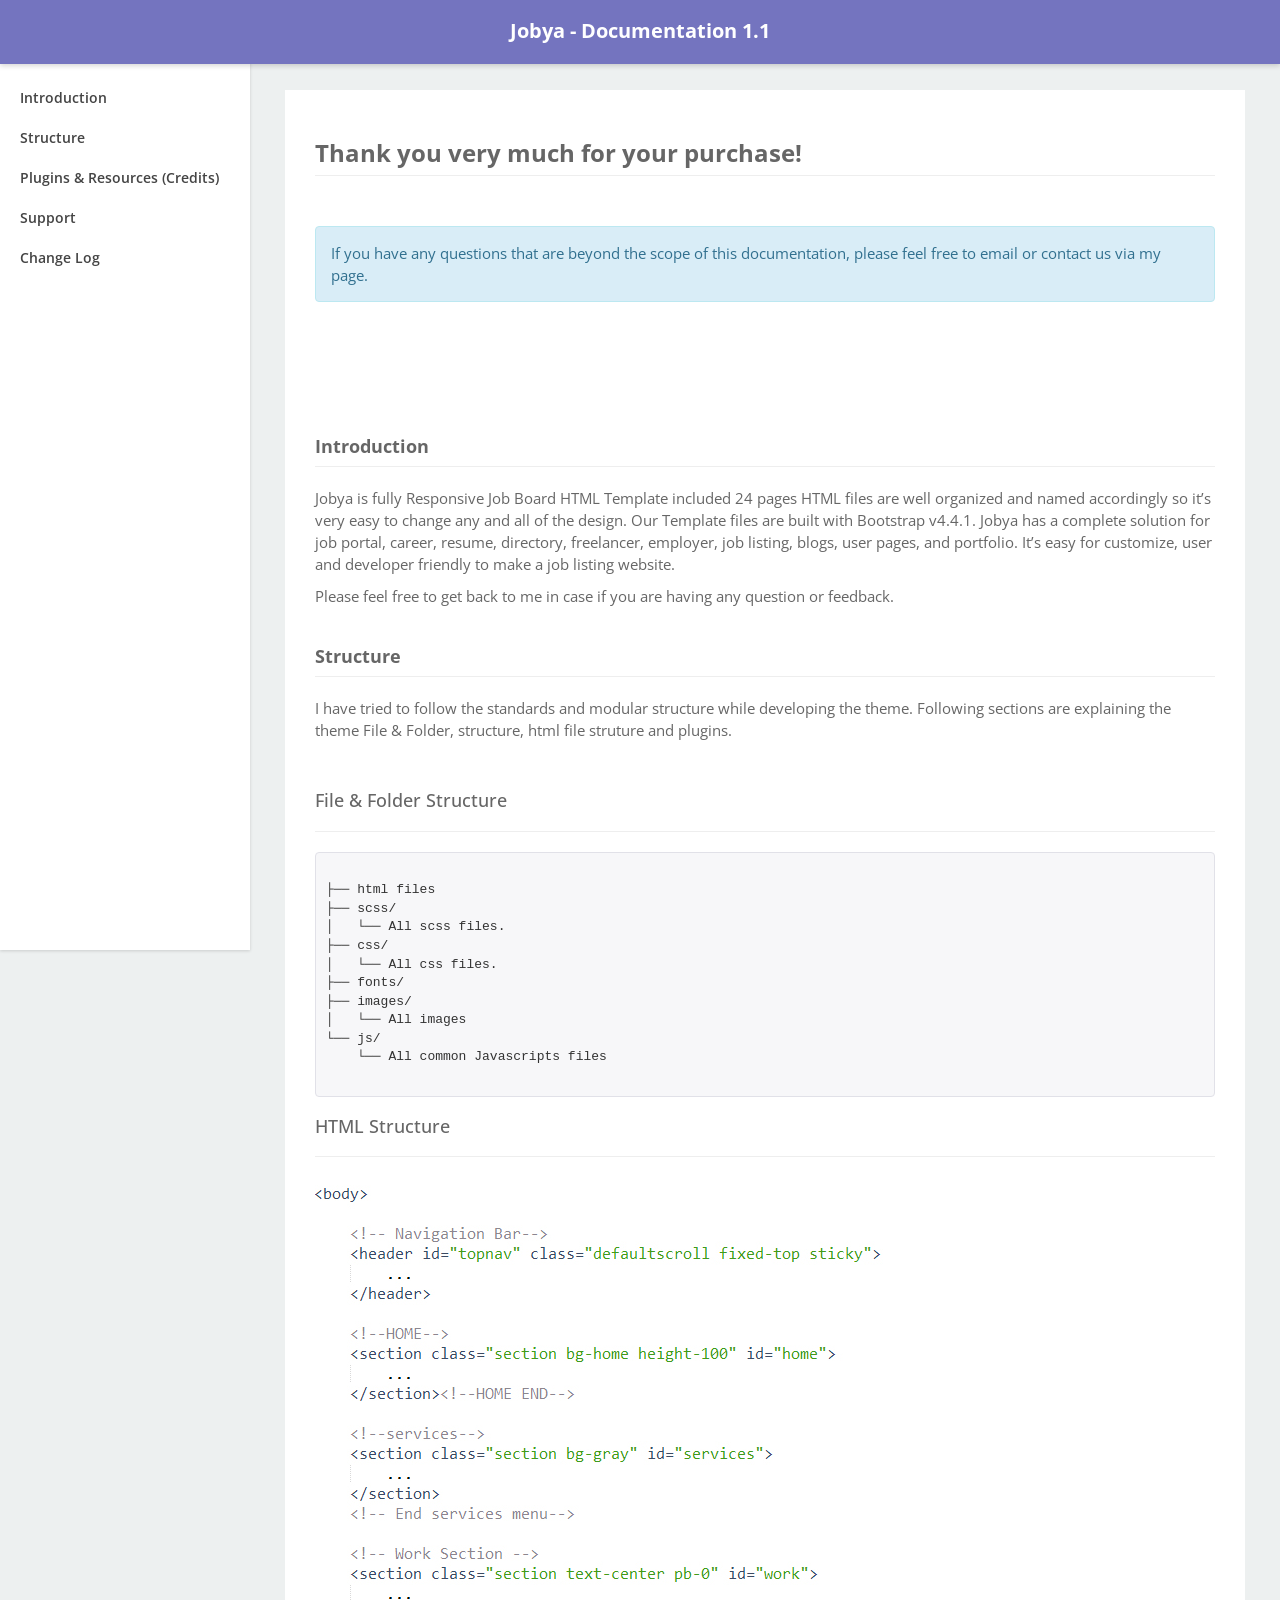
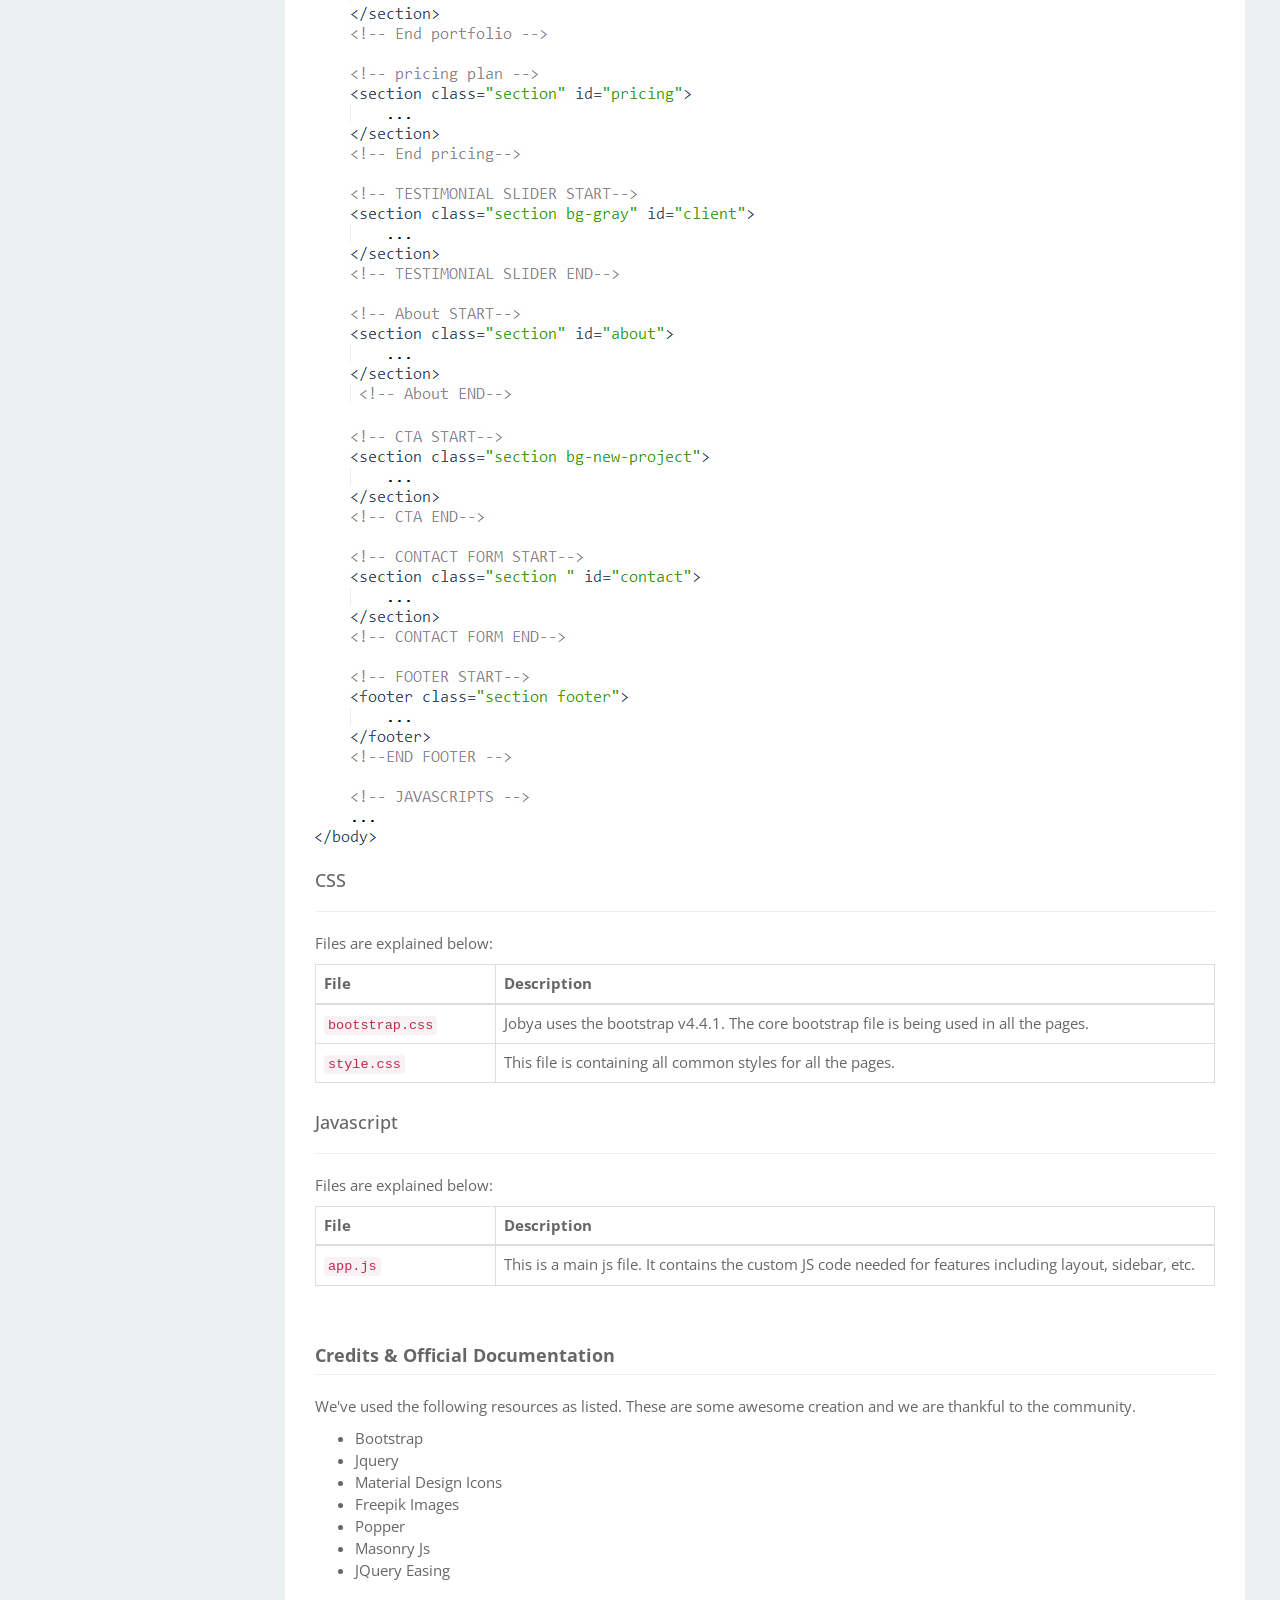
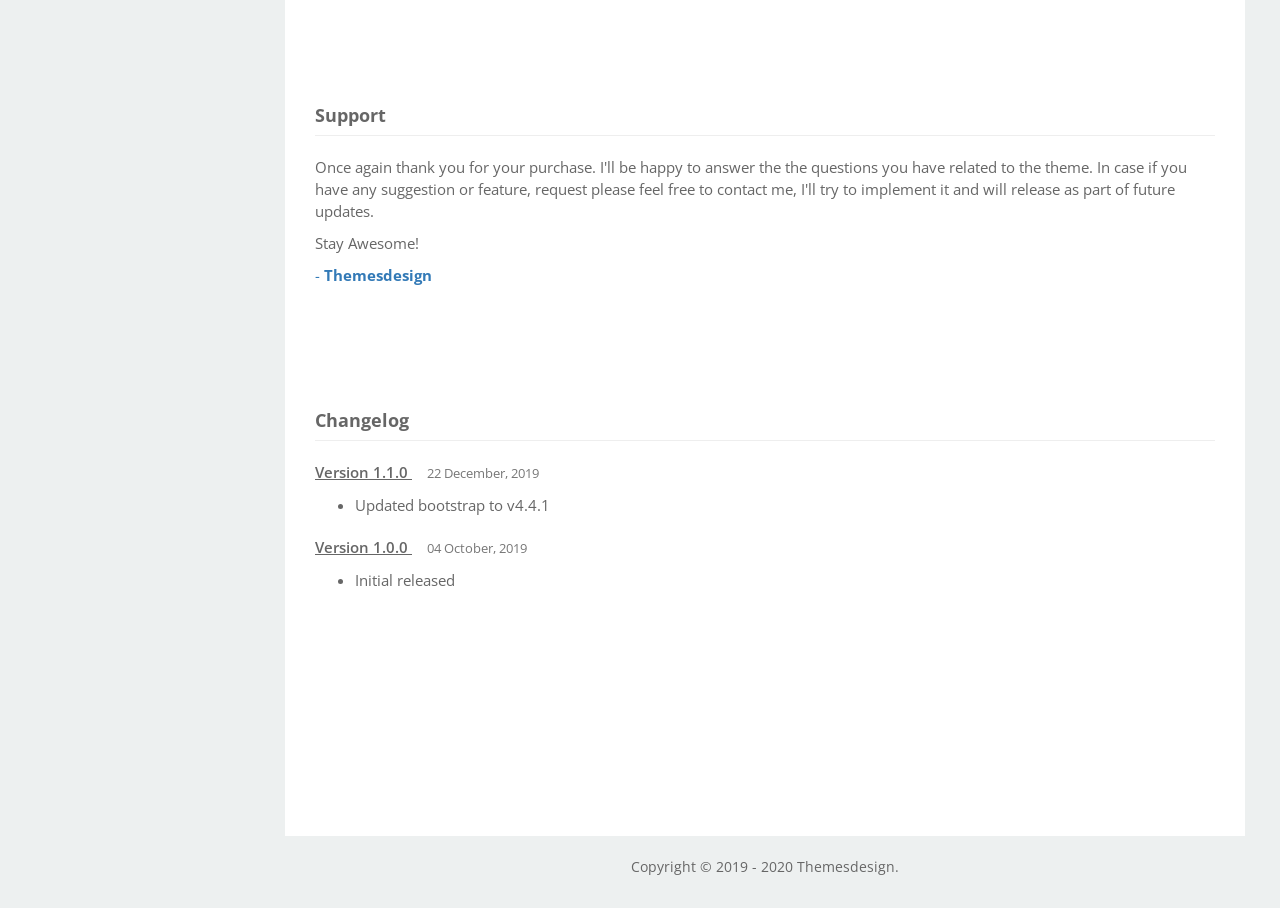
<file: Documentation/index.html>
<!DOCTYPE html>
<html lang="en">

<head>
	<!--SEO Meta Tags-->
    <meta charset="utf-8" />
    <!-- SITE TITLE -->
    <title>Jobya - Responsive Job Board HTML Template</title>
    <meta name="viewport" content="width=device-width, initial-scale=1.0, maximum-scale=1.0, user-scalable=no" />
    <meta content="Responsive Bootstrap Multi-Purpose Landing Page Template" name="description" />
    <meta name="keywords" content="Landing, Bootstrap, Landing page, Template, Registration, Landing">
    <meta content="Themesdesign" name="author" />
    <meta http-equiv="X-UA-Compatible" content="IE=edge" />

    <link rel="shortcut icon" href="favicon.ico">

	<!-- Google-Fonts -->
	<link rel="stylesheet" href="http://fonts.googleapis.com/css?family=Open+Sans:400,600,700,800">

	<!-- Bootstrap Core CSS -->
	<link href="css/bootstrap.min.css" rel="stylesheet">

	<link rel="stylesheet" type="text/css" href="css/prettify.css" />

	<!-- Custom CSS -->
	<link href="css/styles.css" rel="stylesheet">

</head>

<body>

	<nav class="navbar navbar-default navbar-fixed-top">
		<div class="container-fluid">
			<!-- Brand and toggle get grouped for better mobile display -->
			<div class="text-center">
				<a class="logo" href="#">Jobya - Documentation 1.1</a>
			</div>
		</div><!-- /.container-fluid -->
	</nav>

	<div id="wrapper">

		<!-- Sidebar -->
		<div id="sidebar-wrapper">
			<ul class="sidebar-nav">
				<li>
					<a href="#intro">Introduction</a>
				</li>
				<li>
					<a href="#structure">Structure</a>
				</li>
				<li>
					<a href="#credits">Plugins &amp; Resources (Credits)</a>
				</li>
				<li>
					<a href="#support">Support</a>
				</li>
				<li><a href="#changelog">Change Log</a></li>
			</ul>
		</div>
		<!-- /#sidebar-wrapper -->

		<!-- Page Content -->
		<div id="page-content-wrapper">
			<div class="container-fluid">
				<div class="row">
					<div class="col-lg-12">
						<div class="right-bar">

							<div  class="com-container">

								<div id="intro" class="com-container">
									<h3 class="page-header">Thank you very much for your purchase!</h3>

									<div class="p-t-20">
											<div class="alert alert-info">
												<p>If you have any questions that are beyond the scope of this documentation, please feel free to email or contact us via my page.</p>
											</div>
									</div>
								</div>

								<h4 class="page-header">Introduction</h4>

								<p>Jobya is fully Responsive Job Board HTML Template included 24 pages HTML files are well organized and named accordingly so it’s very easy to change any and all of the design. Our Template files are built with Bootstrap v4.4.1.  Jobya has a complete solution for job portal, career, resume, directory, freelancer, employer, job listing, blogs, user pages, and portfolio.  It’s easy for customize, user and developer friendly to make a job listing website.
								</p>
								<p>
									Please feel free to get back to me in case if you are having any question or feedback.
								</p>



									<div id="structure" class="com-container">
										<h4 class="page-header">Structure</h4>
										<p>I have tried to follow the standards and modular structure while developing the theme. Following sections are explaining the theme File &amp; Folder, structure, html file struture and plugins.</p>

										<div class="row p-t-20">
											<div class="col-sm-12">
												<h4>File &amp; Folder Structure</h4>
												<hr/>

												<pre class="prettyprint">

├── html files
├── scss/
│   └── All scss files.
├── css/
│   └── All css files.
├── fonts/
├── images/
│   └── All images
└── js/
    └── All common Javascripts files

</pre>
										

											<div class="row">
												<div class="col-sm-12 p-t-30">
													<h4>HTML Structure</h4>
													<hr/>
													<p>
														<img src="html.jpg" alt="htnl-img" class="img-responsive">
													</p>
												</div>
											</div>

											<div class="row">
												<div class="col-sm-12 p-t-30">
												<h4>CSS</h4>
												<hr/>
												
                                                <p class="m-t-20">Files are explained below: </p>

                                                <table class="table table-bordered m-0">
													<thead>
														<tr>
															<th style="width: 20%;"><i class="ti-file"></i> File</th>
															<th>Description</th>
														</tr>
													</thead>
													<tbody>
														<tr>
															<td>
                                                                <code>bootstrap.css</code>
                                                            </td>
                                                            <td>
                                                                Jobya uses the bootstrap v4.4.1. The core bootstrap file is being used in all the pages.
                                                            </td>
														</tr>

														<!-- <tr>
															<td>
                                                                <code>menu.css</code>
                                                            </td>
                                                            <td>
                                                                This file is menu style.
                                                            </td>
														</tr> -->

                                                        <tr>
															<td>
                                                                <code>style.css</code>
                                                            </td>
                                                            <td>
                                                                This file is containing all common styles for all the pages.
                                                            </td>
														</tr>
														

                                                    </tbody>
                                                </table>
                                                
											</div>
											</div>
										</div>

											<div class="col-sm-12 p-t-30">
												<h4>Javascript</h4>
												<hr/>

                                                <p class="m-t-20">Files are explained below: </p>

                                                <table class="table table-bordered m-0">
													<thead>
														<tr>
															<th style="width: 20%;"><i class="ti-file"></i> File</th>
															<th>Description</th>
														</tr>
													</thead>
													<tbody>
														
                                                        <tr>
															<td>
                                                                <code>app.js</code>
                                                            </td>
                                                            <td>
                                                                This is a main js file. It contains the custom JS code needed for features including
                                                                layout, sidebar, etc.
                                                            </td>
														</tr>
                                                    </tbody>
                                                </table>
											</div>

									</div>
										


										<div id="credits" class="com-container">
											<h4 class="page-header">Credits &amp; Official Documentation</h4>
											<p>We've used the following resources as listed. These are some awesome creation and we are thankful to the community.</p>

											<ul>
												<li><a href="http://getbootstrap.com/" rel="nofollow" target="_blank">Bootstrap</a></li>
												<li><a href="https://jquery.com/" rel="nofollow" target="_blank">Jquery</a></li>
												<li><a href="https://materialdesignicons.com/" rel="nofollow" target="_blank">Material Design Icons</a></li>
												<li><a href="https://www.freepik.com/" rel="nofollow" target="_blank">Freepik Images</a></li>
												<li><a href="https://popper.js.org/" rel="nofollow" target="_blank">Popper</a></li>
												<li><a href="https://masonry.desandro.com/" rel="nofollow" target="_blank">Masonry Js</a></li>
												<li><a href="https://cdnjs.com/libraries/jquery-easing" rel="nofollow" target="_blank">JQuery Easing</a></li>
											</ul>
										</div>

										<div id="support" class="com-container">
											<h4 class="page-header">Support</h4>
											<p class="m-t-20">
                                                    Once again thank you for your purchase. I'll be happy to answer the the questions you have related to the theme.
                                                    In case if you have any suggestion or feature, request please feel free to contact me, I'll try to implement it and will release as part of future updates.
                                                </p>

                                                <p>
                                                    Stay Awesome!
                                                </p>

                                                <p class="text-primary">
                                                    - <strong>Themesdesign</strong>
                                                </p>
										</div>

										<div id="changelog" class="com-container">

											<h4 class="page-header">Changelog</h4>

											<p style="margin-top: 20px;"><span  style="text-decoration: underline; font-weight: 600;">Version 1.1.0 </span> &nbsp;&nbsp;&nbsp;<small class="text-muted"> 22 December, 2019</small></p>
											
											<ul>
												<li>
													Updated bootstrap to v4.4.1
												</li>
											</ul>

											<p style="margin-top: 20px;"><span  style="text-decoration: underline; font-weight: 600;">Version 1.0.0 </span> &nbsp;&nbsp;&nbsp;<small class="text-muted"> 04 October, 2019</small></p>
											
											<ul>
												<li>
													Initial released
												</li>
											</ul>

										</div>

									</div>
								</div>
							</div>
						</div>
					</div>
					<!-- /#page-content-wrapper -->

					<div class="text-center">
						<p class="copy">Copyright © 2019 - 2020 Themesdesign.</p>
					</div>
				</div>
				<!-- /#wrapper -->

				<!-- jQuery -->
				<script src="js/jquery.js"></script>

				<!-- Bootstrap Core JavaScript -->
				<script src="js/bootstrap.min.js"></script>

				<script src="js/jquery.easing.min.js"></script>

				<script type="text/javascript" src="js/prettify.js"></script>

				<!-- Menu Toggle Script -->
				<script>
					//jQuery for page scrolling feature - requires jQuery Easing plugin
					$(function() {
					    $('.sidebar-nav a').bind('click', function(event) {
					        var $anchor = $(this);
					        $('html, body').stop().animate({
					            scrollTop: $($anchor.attr('href')).offset().top - 100
					        }, 1500, 'easeInOutExpo');
					        event.preventDefault();
					    });
					});
				</script>
			</body>

</html>
</file>
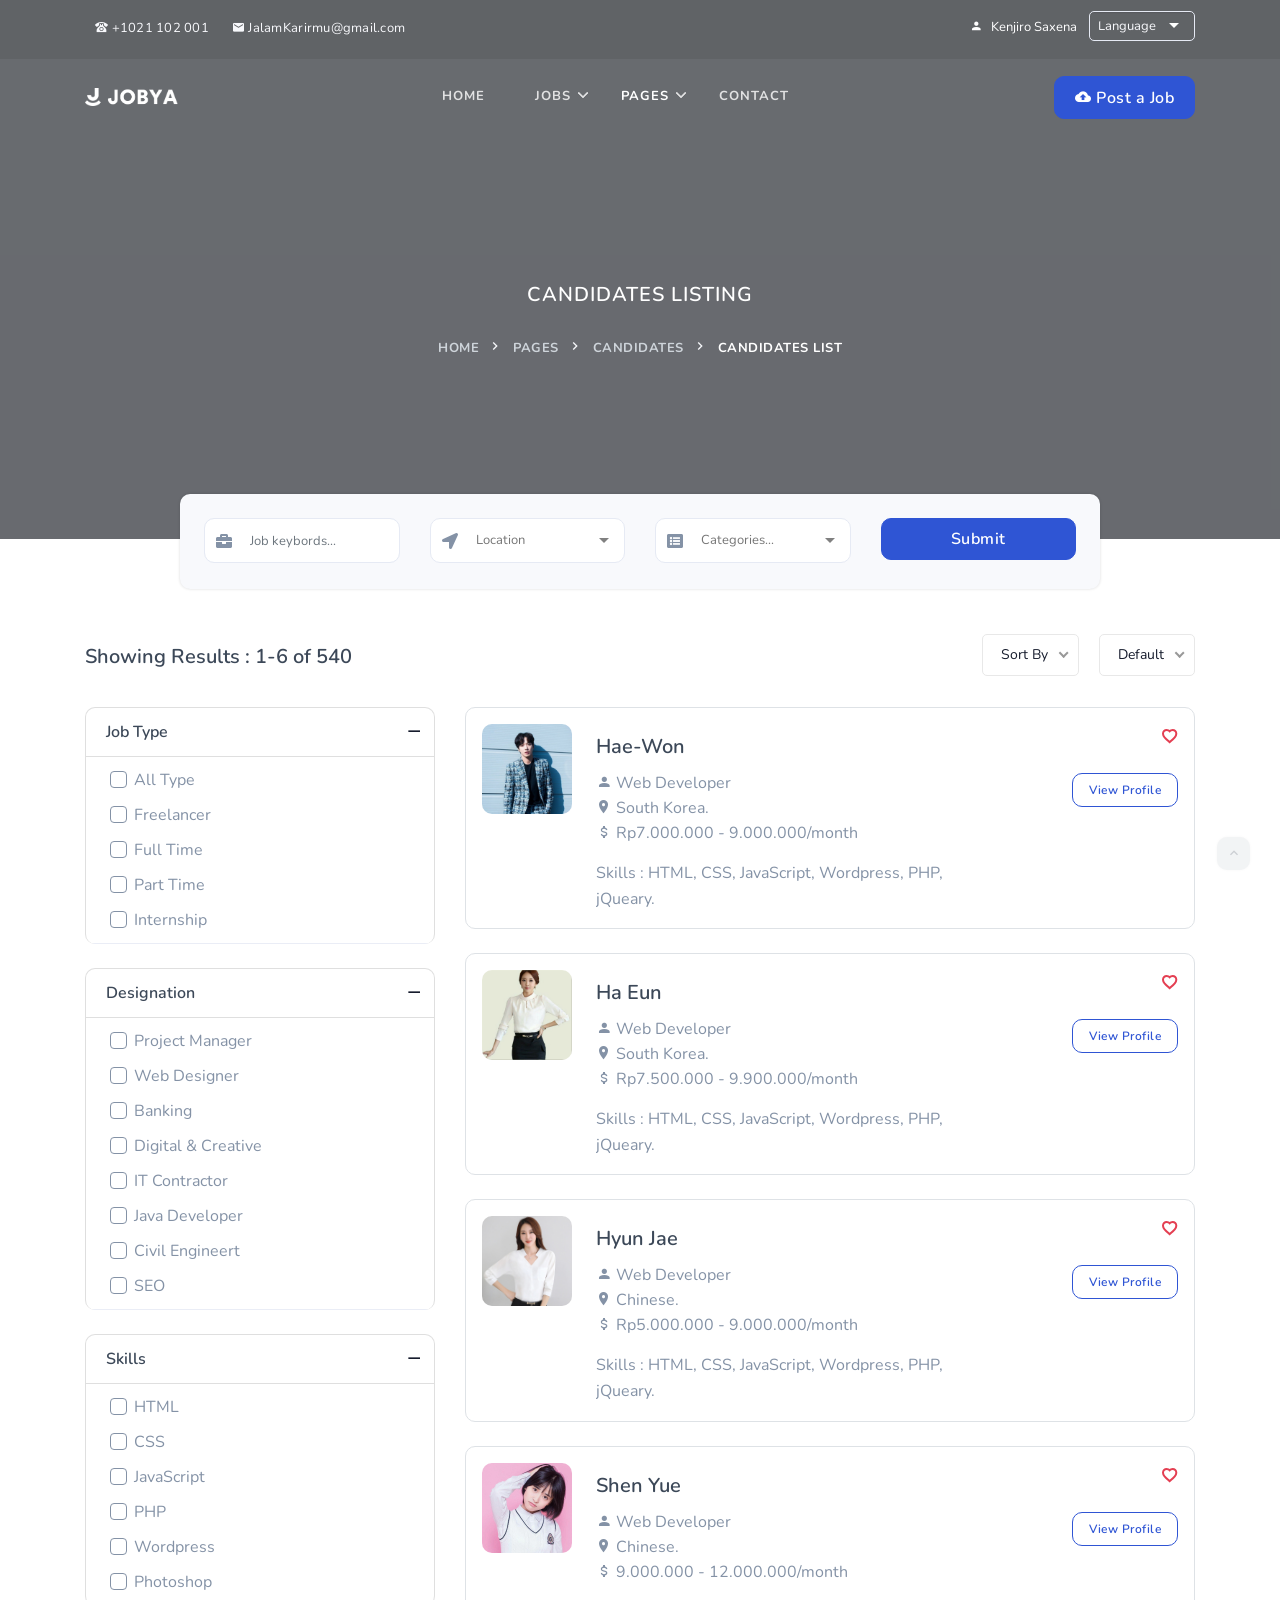
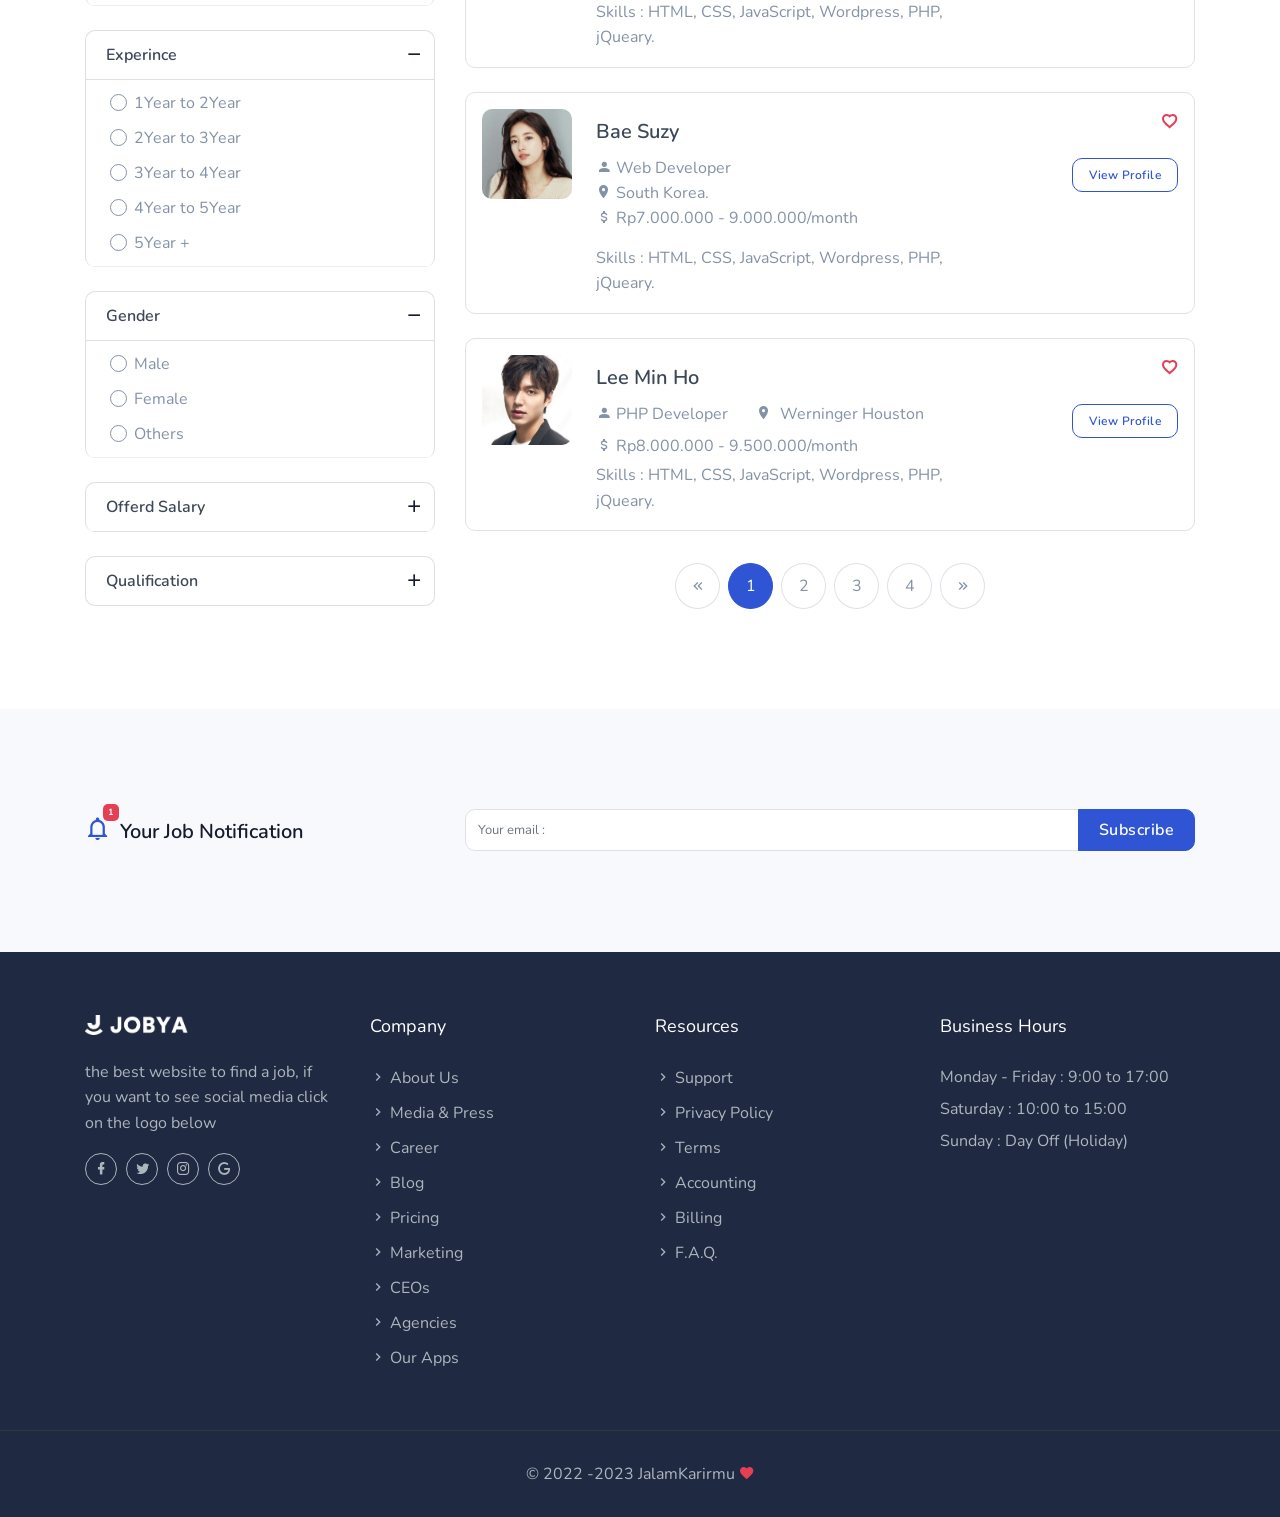
<file: HTML/candidates-listing.html>
<!DOCTYPE html>
<html lang="en" class="no-js">

<head>
    <meta charset="UTF-8">
    <meta name="viewport" content="width=device-width, initial-scale=1">
    <title>JalanKarirmu - The Best Website to Find a Job</title>
    <meta name="description" content="" />
    <meta name="keywords" content="" />
    <meta name="author" content="Themesdesign" />

    <link rel="shortcut icon" href="images/favicon.ico">

    <!-- Bootstrap core CSS -->
    <link rel="stylesheet" href="css/bootstrap.min.css" type="text/css">

    <!--Material Icon -->
    <link rel="stylesheet" type="text/css" href="css/materialdesignicons.min.css" />

    <link rel="stylesheet" type="text/css" href="css/fontawesome.css" />

    <link rel="stylesheet" type="text/css" href="css/nice-select.css" />

    <!-- selectize css -->
    <link rel="stylesheet" type="text/css" href="css/selectize.css" />

    <!-- Custom  Css -->
    <link rel="stylesheet" type="text/css" href="css/style.css" />

</head>

<body>
    <!-- Loader -->
    <div id="preloader">
        <div id="status">
            <div class="spinner">
                <div class="double-bounce1"></div>
                <div class="double-bounce2"></div>
            </div>
        </div>
    </div>
    <!-- Loader -->

    <!-- Navigation Bar-->
    <header id="topnav" class="defaultscroll scroll-active">
        <!-- Tagline STart -->
        <div class="tagline">
            <div class="container">
                <div class="float-left">
                    <div class="phone">
                        <i class="mdi mdi-phone-classic"></i> +1021 102 001
                    </div>
                    <div class="email">
                        <a href="#">
                            <i class="mdi mdi-email"></i> JalamKarirmu@gmail.com
                        </a>
                    </div>
                </div>
                <div class="float-right">
                    <ul class="topbar-list list-unstyled d-flex" style="margin: 11px 0px;">
                        <li class="list-inline-item"><a href="javascript:void(0);"><i class="mdi mdi-account mr-2"></i>Kenjiro Saxena</a></li>
                        <li class="list-inline-item">
                            <select id="select-lang" class="demo-default">
                                <option value="">Language</option>
                                <option value="4">English</option>
                                <option value="1">Spanish</option>
                                <option value="3">French</option>
                                <option value="5">Indonesia</option>
                            </select>
                        </li>
                    </ul>
                </div>
                <div class="clearfix"></div>
            </div>
        </div>
        <!-- Tagline End -->

        <!-- Menu Start -->
        <div class="container">
            <!-- Logo container-->
            <div>
                <a href="index.html" class="logo">
                    <img src="images/logo-light.png" alt="" class="logo-light" height="18" />
                    <img src="images/logo-dark.png" alt="" class="logo-dark" height="18" />
                </a>
            </div>                 
            <div class="buy-button">
                <a href="post-a-job.html" class="btn btn-primary"><i class="mdi mdi-cloud-upload"></i> Post a Job</a>
            </div><!--end login button-->
            <!-- End Logo container-->
            <div class="menu-extras">
                <div class="menu-item">
                    <!-- Mobile menu toggle-->
                    <a class="navbar-toggle">
                        <div class="lines">
                            <span></span>
                            <span></span>
                            <span></span>
                        </div>
                    </a>
                    <!-- End mobile menu toggle-->
                </div>
            </div>
    
            <div id="navigation">
                <!-- Navigation Menu-->   
                <ul class="navigation-menu">
                    <li><a href="index.html">Home</a></li>
                    <li class="has-submenu">
                        <a href="javascript:void(0)">Jobs</a><span class="menu-arrow"></span>
                        <ul class="submenu">
                            <li><a href="job-list.html">Job List</a></li>
                            <li><a href="job-grid.html">Job Grid</a></li>
                            <li><a href="job-details.html">Job Details</a></li>
                            <li><a href="job-details-2.html">Job Details-2</a></li>
                        </ul>
                    </li>
    
                    <li class="has-submenu">
                        <a href="javascript:void(0)">Pages</a><span class="menu-arrow"></span>
                        <ul class="submenu">
                            <li><a href="about.html">About us</a></li>
                            <li><a href="services.html">Services</a></li>
                            <li><a href="team.html">Team</a></li>
                            <li><a href="faq.html">Faqs</a></li>
                            <li><a href="pricing.html">Pricing plans</a></li>
                            <li class="has-submenu"><a href="javascript:void(0)"> Candidates</a><span class="submenu-arrow"></span>
                                <ul class="submenu">
                                    <li><a href="candidates-listing.html">Candidates Listing</a></li>
                                    <li><a href="candidates-profile.html">Candidates Profile</a></li>
                                    <li><a href="create-resume.html">Create Resume</a></li>
                                </ul>  
                            </li>
                            <li class="has-submenu"><a href="javascript:void(0)"> Employers</a><span class="submenu-arrow"></span>
                                <ul class="submenu">
                                    <li><a href="employers-list.html">Employers List</a></li>
                                    <li><a href="company-detail.html">Company Detail</a></li>
                                </ul>  
                            </li>
                            <li class="has-submenu"><a href="javascript:void(0)"> User Pages</a><span class="submenu-arrow"></span>
                                <ul class="submenu">
                                    <li><a href="login.html">Login</a></li>
                                    <li><a href="signup.html">Signup</a></li>
                                    <li><a href="recovery_passward.html">Forgot Password</a></li>
                                </ul>  
                            </li>
                        </ul>
                    </li>
                    <li>
                        <a href="contact.html">contact</a>
                    </li>
                </ul><!--end navigation menu-->
            </div><!--end navigation-->
        </div><!--end container-->
        <!--end end-->
    </header><!--end header-->
    <!-- Navbar End -->
    
    <!-- Start home -->
    <section class="bg-half page-next-level"> 
        <div class="bg-overlay"></div>
        <div class="container">
            <div class="row justify-content-center">
                <div class="col-md-6">
                    <div class="text-center text-white">
                        <h4 class="text-uppercase title mb-4">Candidates Listing</h4>
                        <ul class="page-next d-inline-block mb-0">
                            <li><a href="index.html" class="text-uppercase font-weight-bold">Home</a></li>
                            <li><a href="#" class="text-uppercase font-weight-bold">Pages</a></li> 
                            <li><a href="#" class="text-uppercase font-weight-bold">Candidates</a></li> 
                            <li>
                                <span class="text-uppercase text-white font-weight-bold">Candidates List</span> 
                            </li> 
                        </ul>
                    </div>
                </div>
            </div>
        </div>
    </section>
    <div class="container">
        <div class="home-form-position">
            <div class="row justify-content-center">
                <div class="col-lg-10">
                    <div class="home-registration-form job-list-reg-form bg-light shadow p-4">
                        <form class="registration-form">
                            <div class="row">
                                <div class="col-lg-3 col-md-6">
                                    <div class="registration-form-box">
                                        <i class="fa fa-briefcase"></i>
                                        <input type="text" id="exampleInputName1" class="form-control rounded registration-input-box" placeholder="Job keybords...">
                                    </div>
                                </div>
                                <div class="col-lg-3 col-md-6">
                                    <div class="registration-form-box">
                                        <i class="fa fa-location-arrow"></i>
                                        <select id="select-country" class="demo-default">
                                            <option value="">Location</option>
                                            <option value="AF">Afghanistan</option>
                                            <option value="AX">&Aring;land Islands</option>
                                            <option value="AL">Albania</option>
                                            <option value="DZ">Algeria</option>
                                            <option value="AS">American Samoa</option>
                                            <option value="AD">Andorra</option>
                                            <option value="AO">Angola</option>
                                            <option value="AI">Anguilla</option>
                                            <option value="AQ">Antarctica</option>
                                            <option value="AG">Antigua and Barbuda</option>
                                            <option value="AR">Argentina</option>
                                            <option value="AM">Armenia</option>
                                            <option value="AW">Aruba</option>
                                            <option value="AU">Australia</option>
                                            <option value="AT">Austria</option>
                                            <option value="AZ">Azerbaijan</option>
                                            <option value="BS">Bahamas</option>
                                            <option value="BH">Bahrain</option>
                                            <option value="BD">Bangladesh</option>
                                            <option value="BB">Barbados</option>
                                            <option value="BY">Belarus</option>
                                            <option value="BE">Belgium</option>
                                            <option value="BZ">Belize</option>
                                            <option value="BJ">Benin</option>
                                            <option value="BM">Bermuda</option>
                                            <option value="BT">Bhutan</option>
                                            <option value="BO">Bolivia, Plurinational State of</option>
                                            <option value="BA">Bosnia and Herzegovina</option>
                                            <option value="BW">Botswana</option>
                                            <option value="BV">Bouvet Island</option>
                                            <option value="BR">Brazil</option>
                                            <option value="IO">British Indian Ocean Territory</option>
                                            <option value="BN">Brunei Darussalam</option>
                                            <option value="BG">Bulgaria</option>
                                            <option value="BF">Burkina Faso</option>
                                            <option value="BI">Burundi</option>
                                            <option value="KH">Cambodia</option>
                                            <option value="CM">Cameroon</option>
                                            <option value="CA">Canada</option>
                                            <option value="CV">Cape Verde</option>
                                            <option value="KY">Cayman Islands</option>
                                            <option value="CF">Central African Republic</option>
                                            <option value="TD">Chad</option>
                                            <option value="CL">Chile</option>
                                            <option value="CN">China</option>
                                            <option value="CX">Christmas Island</option>
                                            <option value="CC">Cocos (Keeling) Islands</option>
                                            <option value="CO">Colombia</option>
                                            <option value="KM">Comoros</option>
                                            <option value="CG">Congo</option>
                                            <option value="CD">Congo, the Democratic Republic of the</option>
                                            <option value="CK">Cook Islands</option>
                                            <option value="CR">Costa Rica</option>
                                            <option value="CI">C&ocirc;te d'Ivoire</option>
                                            <option value="HR">Croatia</option>
                                            <option value="CU">Cuba</option>
                                            <option value="CY">Cyprus</option>
                                            <option value="CZ">Czech Republic</option>
                                            <option value="DK">Denmark</option>
                                            <option value="DJ">Djibouti</option>
                                            <option value="DM">Dominica</option>
                                            <option value="DO">Dominican Republic</option>
                                            <option value="EC">Ecuador</option>
                                            <option value="EG">Egypt</option>
                                            <option value="SV">El Salvador</option>
                                            <option value="GQ">Equatorial Guinea</option>
                                            <option value="ER">Eritrea</option>
                                            <option value="EE">Estonia</option>
                                            <option value="ET">Ethiopia</option>
                                            <option value="FK">Falkland Islands (Malvinas)</option>
                                            <option value="FO">Faroe Islands</option>
                                            <option value="FJ">Fiji</option>
                                            <option value="FI">Finland</option>
                                            <option value="FR">France</option>
                                            <option value="GF">French Guiana</option>
                                            <option value="PF">French Polynesia</option>
                                            <option value="TF">French Southern Territories</option>
                                            <option value="GA">Gabon</option>
                                            <option value="GM">Gambia</option>
                                            <option value="GE">Georgia</option>
                                            <option value="DE">Germany</option>
                                            <option value="GH">Ghana</option>
                                            <option value="GI">Gibraltar</option>
                                            <option value="GR">Greece</option>
                                            <option value="GL">Greenland</option>
                                            <option value="GD">Grenada</option>
                                            <option value="GP">Guadeloupe</option>
                                            <option value="GU">Guam</option>
                                            <option value="GT">Guatemala</option>
                                            <option value="GG">Guernsey</option>
                                            <option value="GN">Guinea</option>
                                            <option value="GW">Guinea-Bissau</option>
                                            <option value="GY">Guyana</option>
                                            <option value="HT">Haiti</option>
                                            <option value="HM">Heard Island and McDonald Islands</option>
                                            <option value="VA">Holy See (Vatican City State)</option>
                                            <option value="HN">Honduras</option>
                                            <option value="HK">Hong Kong</option>
                                            <option value="HU">Hungary</option>
                                            <option value="IS">Iceland</option>
                                            <option value="IN">India</option>
                                            <option value="ID">Indonesia</option>
                                            <option value="IR">Iran, Islamic Republic of</option>
                                            <option value="IQ">Iraq</option>
                                            <option value="IE">Ireland</option>
                                            <option value="IM">Isle of Man</option>
                                            <option value="IL">Israel</option>
                                            <option value="IT">Italy</option>
                                            <option value="JM">Jamaica</option>
                                            <option value="JP">Japan</option>
                                            <option value="JE">Jersey</option>
                                            <option value="JO">Jordan</option>
                                            <option value="KZ">Kazakhstan</option>
                                            <option value="KE">Kenya</option>
                                            <option value="KI">Kiribati</option>
                                            <option value="KP">Korea, Democratic People's Republic of</option>
                                            <option value="KR">Korea, Republic of</option>
                                            <option value="KW">Kuwait</option>
                                            <option value="KG">Kyrgyzstan</option>
                                            <option value="LA">Lao People's Democratic Republic</option>
                                            <option value="LV">Latvia</option>
                                            <option value="LB">Lebanon</option>
                                            <option value="LS">Lesotho</option>
                                            <option value="LR">Liberia</option>
                                            <option value="LY">Libyan Arab Jamahiriya</option>
                                            <option value="LI">Liechtenstein</option>
                                            <option value="LT">Lithuania</option>
                                            <option value="LU">Luxembourg</option>
                                            <option value="MO">Macao</option>
                                            <option value="MK">Macedonia, the former Yugoslav Republic of</option>
                                            <option value="MG">Madagascar</option>
                                            <option value="MW">Malawi</option>
                                            <option value="MY">Malaysia</option>
                                            <option value="MV">Maldives</option>
                                            <option value="ML">Mali</option>
                                            <option value="MT">Malta</option>
                                            <option value="MH">Marshall Islands</option>
                                            <option value="MQ">Martinique</option>
                                            <option value="MR">Mauritania</option>
                                            <option value="MU">Mauritius</option>
                                            <option value="YT">Mayotte</option>
                                            <option value="MX">Mexico</option>
                                            <option value="FM">Micronesia, Federated States of</option>
                                            <option value="MD">Moldova, Republic of</option>
                                            <option value="MC">Monaco</option>
                                            <option value="MN">Mongolia</option>
                                            <option value="ME">Montenegro</option>
                                            <option value="MS">Montserrat</option>
                                            <option value="MA">Morocco</option>
                                            <option value="MZ">Mozambique</option>
                                            <option value="MM">Myanmar</option>
                                            <option value="NA">Namibia</option>
                                            <option value="NR">Nauru</option>
                                            <option value="NP">Nepal</option>
                                            <option value="NL">Netherlands</option>
                                            <option value="AN">Netherlands Antilles</option>
                                            <option value="NC">New Caledonia</option>
                                            <option value="NZ">New Zealand</option>
                                            <option value="NI">Nicaragua</option>
                                            <option value="NE">Niger</option>
                                            <option value="NG">Nigeria</option>
                                            <option value="NU">Niue</option>
                                            <option value="NF">Norfolk Island</option>
                                            <option value="MP">Northern Mariana Islands</option>
                                            <option value="NO">Norway</option>
                                            <option value="OM">Oman</option>
                                            <option value="PK">Pakistan</option>
                                            <option value="PW">Palau</option>
                                            <option value="PS">Palestinian Territory, Occupied</option>
                                            <option value="PA">Panama</option>
                                            <option value="PG">Papua New Guinea</option>
                                            <option value="PY">Paraguay</option>
                                            <option value="PE">Peru</option>
                                            <option value="PH">Philippines</option>
                                            <option value="PN">Pitcairn</option>
                                            <option value="PL">Poland</option>
                                            <option value="PT">Portugal</option>
                                            <option value="PR">Puerto Rico</option>
                                            <option value="QA">Qatar</option>
                                            <option value="RE">R&eacute;union</option>
                                            <option value="RO">Romania</option>
                                            <option value="RU">Russian Federation</option>
                                            <option value="RW">Rwanda</option>
                                            <option value="BL">Saint Barth&eacute;lemy</option>
                                            <option value="SH">Saint Helena, Ascension and Tristan da Cunha</option>
                                            <option value="KN">Saint Kitts and Nevis</option>
                                            <option value="LC">Saint Lucia</option>
                                            <option value="MF">Saint Martin (French part)</option>
                                            <option value="PM">Saint Pierre and Miquelon</option>
                                            <option value="VC">Saint Vincent and the Grenadines</option>
                                            <option value="WS">Samoa</option>
                                            <option value="SM">San Marino</option>
                                            <option value="ST">Sao Tome and Principe</option>
                                            <option value="SA">Saudi Arabia</option>
                                            <option value="SN">Senegal</option>
                                            <option value="RS">Serbia</option>
                                            <option value="SC">Seychelles</option>
                                            <option value="SL">Sierra Leone</option>
                                            <option value="SG">Singapore</option>
                                            <option value="SK">Slovakia</option>
                                            <option value="SI">Slovenia</option>
                                            <option value="SB">Solomon Islands</option>
                                            <option value="SO">Somalia</option>
                                            <option value="ZA">South Africa</option>
                                            <option value="GS">South Georgia and the South Sandwich Islands</option>
                                            <option value="ES">Spain</option>
                                            <option value="LK">Sri Lanka</option>
                                            <option value="SD">Sudan</option>
                                            <option value="SR">Suriname</option>
                                            <option value="SJ">Svalbard and Jan Mayen</option>
                                            <option value="SZ">Swaziland</option>
                                            <option value="SE">Sweden</option>
                                            <option value="CH">Switzerland</option>
                                            <option value="SY">Syrian Arab Republic</option>
                                            <option value="TW">Taiwan, Province of China</option>
                                            <option value="TJ">Tajikistan</option>
                                            <option value="TZ">Tanzania, United Republic of</option>
                                            <option value="TH">Thailand</option>
                                            <option value="TL">Timor-Leste</option>
                                            <option value="TG">Togo</option>
                                            <option value="TK">Tokelau</option>
                                            <option value="TO">Tonga</option>
                                            <option value="TT">Trinidad and Tobago</option>
                                            <option value="TN">Tunisia</option>
                                            <option value="TR">Turkey</option>
                                            <option value="TM">Turkmenistan</option>
                                            <option value="TC">Turks and Caicos Islands</option>
                                            <option value="TV">Tuvalu</option>
                                            <option value="UG">Uganda</option>
                                            <option value="UA">Ukraine</option>
                                            <option value="AE">United Arab Emirates</option>
                                            <option value="GB">United Kingdom</option>
                                            <option value="US">United States</option>
                                            <option value="UM">United States Minor Outlying Islands</option>
                                            <option value="UY">Uruguay</option>
                                            <option value="UZ">Uzbekistan</option>
                                            <option value="VU">Vanuatu</option>
                                            <option value="VE">Venezuela, Bolivarian Republic of</option>
                                            <option value="VN">Viet Nam</option>
                                            <option value="VG">Virgin Islands, British</option>
                                            <option value="VI">Virgin Islands, U.S.</option>
                                            <option value="WF">Wallis and Futuna</option>
                                            <option value="EH">Western Sahara</option>
                                            <option value="YE">Yemen</option>
                                            <option value="ZM">Zambia</option>
                                            <option value="ZW">Zimbabwe</option>
                                        </select>
                                    </div>
                                </div>
                                <div class="col-lg-3 col-md-6">
                                    <div class="registration-form-box">
                                        <i class="fa fa-list-alt"></i>
                                        <select id="select-category" class="demo-default">
                                            <option value="">Categories...</option>
                                            <option value="4">Accounting</option>
                                            <option value="1">IT & Software</option>
                                            <option value="3">Marketing</option>
                                            <option value="5">Banking</option>
                                        </select>
                                    </div>
                                </div>
                                <div class="col-lg-3 col-md-6">
                                    <div class="registration-form-box">
                                        <input type="submit" id="submit" name="send" class="submitBnt btn btn-primary btn-block" value="Submit">
                                    </div>
                                </div>
                            </div>
                        </form>
                    </div>
                </div>
            </div>
        </div>
    </div>
    <!-- end home -->

    

    <!-- CANDIDATES LISTING START -->
    <section class="section pt-0">
        <div class="container">
            <div class="row align-items-center">
                <div class="col-lg-12">
                    <div class="show-results">
                        <div class="float-left">
                            <h5 class="text-dark mb-0 pt-2">Showing  Results : 1-6 of 540</h5>
                        </div>
                        <div class="sort-button text-center float-sm-right">
                            <ul class="list-unstyled mb-0">
                                <li class="list-inline-item mb-0 mr-3">
                                    <select class="nice-select">
                                        <option data-display="Sort By">Nothing</option>
                                        <option value="1">Web Developer</option>
                                        <option value="2">PHP Developer</option>
                                        <option value="3">Web Designer</option>
                                    </select>
                                </li>

                                <li class="list-inline-item">
                                    <select class="nice-select">
                                        <option data-display="Default">Nothing</option>
                                        <option value="1">Web Developer</option>
                                        <option value="2">PHP Developer</option>
                                        <option value="3">Web Designer</option>
                                    </select>
                                </li>
                            </ul>
                        </div>
                    </div>
                </div>
            </div>

            <div class="row">
                <div class="col-lg-4 col-md-4">
                    <div class="left-sidebar">
                        <div class="accordion" id="accordionExample">
                            <div class="card rounded mt-4">
                                <a data-toggle="collapse" href="#collapseOne" class="job-list" aria-expanded="true" aria-controls="collapseOne">
                                    <div class="card-header" id="headingOne">
                                        <h6 class="mb-0 text-dark">Job Type</h6>
                                    </div>
                                </a>
                                <div id="collapseOne" class="collapse show" aria-labelledby="headingOne">   
                                    <div class="card-body p-0">
                                        <div class="custom-control custom-checkbox">
                                            <input type="checkbox" class="custom-control-input all-select" id="customCheckAll">
                                            <label class="custom-control-label ml-1 text-muted" for="customCheckAll">All Type</label>
                                        </div>

                                        <div class="custom-control custom-checkbox">
                                            <input type="checkbox" class="custom-control-input all-select" id="customCheck22">
                                            <label class="custom-control-label ml-1 text-muted" for="customCheck22">Freelancer</label>
                                        </div>

                                        <div class="custom-control custom-checkbox">
                                            <input type="checkbox" class="custom-control-input all-select" id="customCheck23">
                                            <label class="custom-control-label ml-1 text-muted" for="customCheck23">Full Time</label>
                                        </div>

                                        <div class="custom-control custom-checkbox">
                                            <input type="checkbox" class="custom-control-input all-select" id="customCheck3">
                                            <label class="custom-control-label ml-1 text-muted" for="customCheck3">Part Time</label>
                                        </div>

                                        <div class="custom-control custom-checkbox">
                                            <input type="checkbox" class="custom-control-input all-select" id="customCheck4">
                                            <label class="custom-control-label ml-1 text-muted" for="customCheck4">Internship</label>
                                        </div>
                                    </div>
                                </div>
                            </div>

                            <div class="card rounded mt-4">
                                <a data-toggle="collapse" href="#collapsetwo" class="job-list" aria-expanded="true" aria-controls="collapsetwo">
                                    <div class="card-header" id="headingtwo">
                                        <h6 class="mb-0 text-dark">Designation</h6>
                                    </div>
                                </a>
                                <div id="collapsetwo" class="collapse show" aria-labelledby="headingtwo">
                                    <div class="card-body p-0">
                                        <div class="custom-control custom-checkbox">
                                            <input type="checkbox" class="custom-control-input" id="customCheck5">
                                            <label class="custom-control-label ml-1 text-muted" for="customCheck5">Project Manager</label>
                                        </div>

                                        <div class="custom-control custom-checkbox">
                                            <input type="checkbox" class="custom-control-input" id="customCheck6">
                                            <label class="custom-control-label ml-1 text-muted" for="customCheck6">Web Designer</label>
                                        </div>

                                        <div class="custom-control custom-checkbox">
                                            <input type="checkbox" class="custom-control-input" id="customCheck7">
                                            <label class="custom-control-label ml-1 text-muted" for="customCheck7">Banking</label>
                                        </div>

                                        <div class="custom-control custom-checkbox">
                                            <input type="checkbox" class="custom-control-input" id="customCheck8">
                                            <label class="custom-control-label ml-1 text-muted" for="customCheck8">Digital & Creative</label>
                                        </div>

                                        <div class="custom-control custom-checkbox">
                                            <input type="checkbox" class="custom-control-input" id="customCheck9">
                                            <label class="custom-control-label ml-1 text-muted" for="customCheck9">IT Contractor</label>
                                        </div>

                                        <div class="custom-control custom-checkbox">
                                            <input type="checkbox" class="custom-control-input" id="customCheck10">
                                            <label class="custom-control-label ml-1 text-muted" for="customCheck10">Java Developer</label>
                                        </div>

                                        <div class="custom-control custom-checkbox">
                                            <input type="checkbox" class="custom-control-input" id="customCheck11">
                                            <label class="custom-control-label ml-1 text-muted" for="customCheck11">Civil Engineert</label>
                                        </div>

                                        <div class="custom-control custom-checkbox">
                                            <input type="checkbox" class="custom-control-input" id="customCheck12">
                                            <label class="custom-control-label ml-1 text-muted" for="customCheck12">SEO</label>
                                        </div>
                                    </div>
                                </div>
                            </div>

                            <div class="card rounded mt-4">
                                <a data-toggle="collapse" href="#collapsethree" class="job-list" aria-expanded="true" aria-controls="collapsethree">
                                    <div class="card-header" id="headingthree">
                                        <h6 class="mb-0 text-dark">Skills</h6>
                                    </div>
                                </a>
                                <div id="collapsethree" class="collapse show" aria-labelledby="headingthree">
                                    <div class="card-body p-0">
                                        <div class="custom-control custom-checkbox">
                                            <input type="checkbox" class="custom-control-input" id="customCheck13">
                                            <label class="custom-control-label ml-1 text-muted" for="customCheck13">HTML</label>
                                        </div>

                                        <div class="custom-control custom-checkbox">
                                            <input type="checkbox" class="custom-control-input" id="customCheck14">
                                            <label class="custom-control-label ml-1 text-muted" for="customCheck14">CSS</label>
                                        </div>

                                        <div class="custom-control custom-checkbox">
                                            <input type="checkbox" class="custom-control-input" id="customCheck15">
                                            <label class="custom-control-label ml-1 text-muted" for="customCheck15">JavaScript</label>
                                        </div>

                                        <div class="custom-control custom-checkbox">
                                            <input type="checkbox" class="custom-control-input" id="customCheck16">
                                            <label class="custom-control-label ml-1 text-muted" for="customCheck16">PHP</label>
                                        </div>

                                        <div class="custom-control custom-checkbox">
                                            <input type="checkbox" class="custom-control-input" id="customCheck17">
                                            <label class="custom-control-label ml-1 text-muted" for="customCheck17">Wordpress</label>
                                        </div>

                                        <div class="custom-control custom-checkbox">
                                            <input type="checkbox" class="custom-control-input" id="customCheck18">
                                            <label class="custom-control-label ml-1 text-muted" for="customCheck18">Photoshop</label>
                                        </div>
                                    </div>
                                </div>
                            </div>

                            <div class="card rounded mt-4">
                                <a data-toggle="collapse" href="#collapsefour" class="job-list" aria-expanded="true" aria-controls="collapsefour">
                                    <div class="card-header" id="headingfour">
                                        <h6 class="mb-0 text-dark">Experince</h6>
                                    </div>
                                </a>
                                <div id="collapsefour" class="collapse show" aria-labelledby="headingfour">
                                    <div class="card-body p-0">
                                        <div class="custom-control custom-radio">
                                            <input type="radio" id="customRadio1" name="customRadio" class="custom-control-input">
                                            <label class="custom-control-label ml-1 text-muted" for="customRadio1">1Year to 2Year</label>
                                        </div>

                                        <div class="custom-control custom-radio">
                                            <input type="radio" id="customRadio2" name="customRadio" class="custom-control-input">
                                            <label class="custom-control-label ml-1 text-muted" for="customRadio2">2Year to 3Year</label>
                                        </div>

                                        <div class="custom-control custom-radio">
                                            <input type="radio" id="customRadio3" name="customRadio" class="custom-control-input">
                                            <label class="custom-control-label ml-1 text-muted" for="customRadio3">3Year to 4Year</label>
                                        </div>

                                        <div class="custom-control custom-radio">
                                            <input type="radio" id="customRadio4" name="customRadio" class="custom-control-input">
                                            <label class="custom-control-label ml-1 text-muted" for="customRadio4">4Year to 5Year</label>
                                        </div>

                                        <div class="custom-control custom-radio">
                                            <input type="radio" id="customRadio5" name="customRadio" class="custom-control-input">
                                            <label class="custom-control-label ml-1 text-muted" for="customRadio5">5Year +</label>
                                        </div>
                                    </div>
                                </div>
                            </div>
                            <!-- collapse one end -->

                            <div class="card rounded mt-4">
                                <a data-toggle="collapse" href="#collapsefive" class="job-list" aria-expanded="true" aria-controls="collapsefive">
                                    <div class="card-header" id="headingfive">
                                        <h6 class="mb-0 text-dark">Gender</h6>
                                    </div>
                                </a>
                                <div id="collapsefive" class="collapse show" aria-labelledby="headingfive">
                                    <div class="card-body p-0">
                                        <div class="custom-control custom-radio">
                                            <input type="radio" id="customRadio6" name="customRadio1" class="custom-control-input">
                                            <label class="custom-control-label ml-1 text-muted" for="customRadio6">Male</label>
                                        </div>

                                        <div class="custom-control custom-radio">
                                            <input type="radio" id="customRadio7" name="customRadio1" class="custom-control-input">
                                            <label class="custom-control-label ml-1 text-muted" for="customRadio7">Female</label>
                                        </div>

                                        <div class="custom-control custom-radio">
                                            <input type="radio" id="customRadio8" name="customRadio1" class="custom-control-input">
                                            <label class="custom-control-label ml-1 text-muted" for="customRadio8">Others</label>
                                        </div>
                                    </div>
                                </div>
                            </div>
                            <!-- collapse one end -->

                            <div class="card rounded mt-4">
                                <a data-toggle="collapse" href="#collapsesix" class="job-list collapsed" aria-expanded="false" aria-controls="collapsesix">
                                    <div class="card-header" id="headingsix">
                                        <h6 class="mb-0 text-dark">Offerd Salary</h6>
                                    </div>
                                </a>
                                <div id="collapsesix" class="collapse" aria-labelledby="headingsix">
                                    <div class="card-body p-0">
                                        <div class="custom-control custom-radio">
                                            <input type="radio" id="customRadio9" name="customRadio2" class="custom-control-input">
                                            <label class="custom-control-label ml-1 text-muted" for="customRadio9">Rp1.000.000 - 2.000.000</label>
                                        </div>

                                        <div class="custom-control custom-radio">
                                            <input type="radio" id="customRadio10" name="customRadio2" class="custom-control-input">
                                            <label class="custom-control-label ml-1 text-muted" for="customRadio10">Rp2.100.000 - 3.000.000</label>
                                        </div>

                                        <div class="custom-control custom-radio">
                                            <input type="radio" id="customRadio11" name="customRadio2" class="custom-control-input">
                                            <label class="custom-control-label ml-1 text-muted" for="customRadio11">Rp3.100.000 - 4.000.000</label>
                                        </div>

                                        <div class="custom-control custom-radio">
                                            <input type="radio" id="customRadio12" name="customRadio2" class="custom-control-input">
                                            <label class="custom-control-label ml-1 text-muted" for="customRadio12">Rp4.100.000 - 5.000.000</label>
                                        </div>

                                        <div class="custom-control custom-radio">
                                            <input type="radio" id="customRadio13" name="customRadio2" class="custom-control-input">
                                            <label class="custom-control-label ml-1 text-muted" for="customRadio13">5.100.000 - 6.000.000</label>
                                        </div>
                                    </div>
                                </div>
                            </div>
                            <!-- collapse one end -->

                            <div class="card rounded mt-4">
                                <a data-toggle="collapse" href="#collapsesevan" class="job-list collapsed" aria-expanded="false" aria-controls="collapsesevan">
                                    <div class="card-header border-bottom-0" id="headingsevan">
                                        <h6 class="mb-0 text-dark">Qualification</h6>
                                    </div>
                                </a>
                                <div id="collapsesevan" class="collapse" aria-labelledby="headingsevan">
                                    <div class="card-body p-0">
                                        <div class="custom-control custom-checkbox">
                                            <input type="checkbox" class="custom-control-input" id="customCheck19">
                                            <label class="custom-control-label ml-1 text-muted" for="customCheck19">Higher Secondary</label>
                                        </div>

                                        <div class="custom-control custom-checkbox">
                                            <input type="checkbox" class="custom-control-input" id="customCheck20">
                                            <label class="custom-control-label ml-1 text-muted" for="customCheck20">Bachelor Degree</label>
                                        </div>

                                        <div class="custom-control custom-checkbox">
                                            <input type="checkbox" class="custom-control-input" id="customCheck21">
                                            <label class="custom-control-label ml-1 text-muted" for="customCheck21">Master Degree</label>
                                        </div>
                                    </div>
                                </div>
                            </div>

                        </div>
                    </div>
                </div>

                <div class="col-lg-8 col-md-8">
                    <div class="candidates-listing-item">
                        <div class="border mt-4 rounded p-3">
                            <div class="row">
                                <div class="col-md-9">
                                    <div class="float-left mr-4">
                                        <img src="../HTML/images/new/4.jpg" alt="" class="d-block rounded" height="90">
                                    </div>
                                    <div class="candidates-list-desc overflow-hidden job-single-meta  pt-2">
                                        <h5 class="mb-2"><a href="#" class="text-dark">Hae-Won</a></h5>
                                        <ul class="list-unstyled">
                                            <li class="text-muted"><i class="mdi mdi-account mr-1"></i>Web Developer</li>
                                            <li class="text-muted"><a href="" class="text-muted"><i class="mdi mdi-map-marker mr-1"></i>South Korea.</a></li>
                                            <li class="text-muted"><i class="mdi mdi-currency-usd mr-1"></i>Rp7.000.000 - 9.000.000/month</li>
                                        </ul>
                                        <p class="text-muted mt-1 mb-0">Skills : HTML, CSS, JavaScript, Wordpress, PHP, jQueary.</p>
                                    </div>
                                </div>

                                <div class="col-md-3">
                                    <div class="candidates-list-fav-btn text-right">
                                        <div class="fav-icon">
                                            <i class="mdi mdi-heart"></i>
                                        </div>
                                        <div class="candidates-listing-btn mt-4">
                                            <a href="#" class="btn btn-primary-outline btn-sm">View Profile</a>
                                        </div>
                                    </div>
                                </div>
                            </div>

                        </div>

                        <div class="border mt-4 rounded p-3">
                            <div class="row">
                                <div class="col-md-9">
                                    <div class="float-left mr-4">
                                        <img src="../HTML/images/new/2.jpg" alt="" class="d-block rounded" height="90">
                                    </div>
                                    <div class="candidates-list-desc overflow-hidden job-single-meta  pt-2">
                                        <h5 class="mb-2"><a href="#" class="text-dark">Ha Eun</a></h5>
                                        <ul class="list-unstyled">
                                            <li class="text-muted"><i class="mdi mdi-account mr-1"></i>Web Developer</li>
                                            <li class="text-muted"><a href="" class="text-muted"><i class="mdi mdi-map-marker mr-1"></i>South Korea.</a></li>
                                            <li class="text-muted"><i class="mdi mdi-currency-usd mr-1"></i>Rp7.500.000 - 9.900.000/month</li>
                                        </ul>
                                        <p class="text-muted mt-1 mb-0">Skills : HTML, CSS, JavaScript, Wordpress, PHP, jQueary.</p>
                                    </div>
                                </div>

                                <div class="col-md-3">
                                    <div class="candidates-list-fav-btn text-right">
                                        <div class="fav-icon">
                                            <i class="mdi mdi-heart"></i>
                                        </div>
                                        <div class="candidates-listing-btn mt-4">
                                            <a href="#" class="btn btn-primary-outline btn-sm">View Profile</a>
                                        </div>
                                    </div>
                                </div>
                            </div>

                        </div>

                        <div class="border mt-4 rounded p-3">
                            <div class="row">
                                <div class="col-md-9">
                                    <div class="float-left mr-4">
                                        <img src="../HTML/images/new/1.jpg" alt="" class="d-block rounded" height="90">
                                    </div>
                                    <div class="candidates-list-desc overflow-hidden job-single-meta  pt-2">
                                        <h5 class="mb-2"><a href="#" class="text-dark">Hyun Jae</a></h5>
                                        <ul class="list-unstyled">
                                            <li class="text-muted"><i class="mdi mdi-account mr-1"></i>Web Developer</li>
                                            <li class="text-muted"><a href="" class="text-muted"><i class="mdi mdi-map-marker mr-1"></i>Chinese.</a></li>
                                            <li class="text-muted"><i class="mdi mdi-currency-usd mr-1"></i>Rp5.000.000 - 9.000.000/month</li>
                                        </ul>
                                        <p class="text-muted mt-1 mb-0">Skills : HTML, CSS, JavaScript, Wordpress, PHP, jQueary.</p>
                                    </div>
                                </div>

                                <div class="col-md-3">
                                    <div class="candidates-list-fav-btn text-right">
                                        <div class="fav-icon">
                                            <i class="mdi mdi-heart"></i>
                                        </div>
                                        <div class="candidates-listing-btn mt-4">
                                            <a href="#" class="btn btn-primary-outline btn-sm">View Profile</a>
                                        </div>
                                    </div>
                                </div>
                            </div>

                        </div>

                        <div class="border mt-4 rounded p-3">
                            <div class="row">
                                <div class="col-md-9">
                                    <div class="float-left mr-4">
                                        <img src="../HTML/images/new/6.jpg" alt="" class="d-block rounded" height="90">
                                    </div>
                                    <div class="candidates-list-desc overflow-hidden job-single-meta  pt-2">
                                        <h5 class="mb-2"><a href="#" class="text-dark">Shen Yue</a></h5>
                                        <ul class="list-unstyled">
                                            <li class="text-muted"><i class="mdi mdi-account mr-1"></i>Web Developer</li>
                                            <li class="text-muted"><a href="" class="text-muted"><i class="mdi mdi-map-marker mr-1"></i>Chinese.</a></li>
                                            <li class="text-muted"><i class="mdi mdi-currency-usd mr-1"></i>9.000.000 - 12.000.000/month</li>
                                        </ul>
                                        <p class="text-muted mt-1 mb-0">Skills : HTML, CSS, JavaScript, Wordpress, PHP, jQueary.</p>
                                    </div>
                                </div>

                                <div class="col-md-3">
                                    <div class="candidates-list-fav-btn text-right">
                                        <div class="fav-icon">
                                            <i class="mdi mdi-heart"></i>
                                        </div>
                                        <div class="candidates-listing-btn mt-4">
                                            <a href="#" class="btn btn-primary-outline btn-sm">View Profile</a>
                                        </div>
                                    </div>
                                </div>
                            </div>

                        </div>

                        <div class="border mt-4 rounded p-3">
                            <div class="row">
                                <div class="col-md-9">
                                    <div class="float-left mr-4">
                                        <img src="../HTML/images/new/7.jpg" alt="" class="d-block rounded" height="90">
                                    </div>
                                    <div class="candidates-list-desc overflow-hidden job-single-meta  pt-2">
                                        <h5 class="mb-2"><a href="#" class="text-dark">Bae Suzy</a></h5>
                                        <ul class="list-unstyled">
                                            <li class="text-muted"><i class="mdi mdi-account mr-1"></i>Web Developer</li>
                                            <li class="text-muted"><a href="" class="text-muted"><i class="mdi mdi-map-marker mr-1"></i>South Korea.</a></li>
                                            <li class="text-muted"><i class="mdi mdi-currency-usd mr-1"></i>Rp7.000.000 - 9.000.000/month</li>
                                        </ul>
                                        <p class="text-muted mt-1 mb-0">Skills : HTML, CSS, JavaScript, Wordpress, PHP, jQueary.</p>
                                    </div>
                                </div>

                                <div class="col-md-3">
                                    <div class="candidates-list-fav-btn text-right">
                                        <div class="fav-icon">
                                            <i class="mdi mdi-heart"></i>
                                        </div>
                                        <div class="candidates-listing-btn mt-4">
                                            <a href="#" class="btn btn-primary-outline btn-sm">View Profile</a>
                                        </div>
                                    </div>
                                </div>
                            </div>

                        </div>

                        <div class="border mt-4 rounded p-3">
                            <div class="row">
                                <div class="col-md-9">
                                    <div class="float-left mr-4">
                                        <img src="../HTML/images/new/5.jpg" alt="" class="d-block rounded" height="90">
                                    </div>
                                    <div class="candidates-list-desc overflow-hidden job-single-meta  pt-2">
                                        <h5 class="mb-2"><a href="#" class="text-dark">Lee Min Ho</a></h5>
                                        <ul class="list-inline mb-0">
                                            <li class="list-inline-item mr-4">
                                                <p class="text-muted mb-0"><i class="mdi mdi-account mr-1"></i>PHP Developer</p>
                                            </li>

                                            <li class="list-inline-item mr-4">
                                                <p class="mb-0"><a href="" class="text-muted"><i class="mdi mdi-map-marker mr-1"></i> Werninger Houston</a></p>
                                            </li>

                                            <li class="list-inline-item">
                                                <p class="text-muted mb-0"><i class="mdi mdi-currency-usd mr-1"></i>Rp8.000.000 - 9.500.000/month</p>
                                            </li>
                                        </ul>
                                        <p class="text-muted mt-1 mb-0">Skills : HTML, CSS, JavaScript, Wordpress, PHP, jQueary.</p>
                                    </div>
                                </div>

                                <div class="col-md-3">
                                    <div class="candidates-list-fav-btn text-right">
                                        <div class="fav-icon">
                                            <i class="mdi mdi-heart"></i>
                                        </div>
                                        <div class="candidates-listing-btn mt-4">
                                            <a href="#" class="btn btn-primary-outline btn-sm">View Profile</a>
                                        </div>
                                    </div>
                                </div>
                            </div>

                        </div>
                    </div>

                    <nav aria-label="Page navigation example">
                        <ul class="pagination job-pagination justify-content-center mb-0 mt-4 pt-2">
                            <li class="page-item disabled">
                                <a class="page-link" href="#" tabindex="-1" aria-disabled="true">
                                    <i class="mdi mdi-chevron-double-left"></i>
                                </a>
                            </li>
                            <li class="page-item active"><a class="page-link" href="#">1</a></li>
                            <li class="page-item"><a class="page-link" href="#">2</a></li>
                            <li class="page-item"><a class="page-link" href="#">3</a></li>
                            <li class="page-item"><a class="page-link" href="#">4</a></li>
                            <li class="page-item">
                                <a class="page-link" href="#">
                                    <i class="mdi mdi-chevron-double-right"></i>
                                </a>
                            </li>
                        </ul>
                    </nav>
                </div>
            </div>
        </div>
    </section>
    <!-- CANDIDATES LISTING END -->

    <!-- subscribe start -->
    <section class="section bg-light">
        <div class="container">
            <div class="row">
                <div class="col-lg-4 col-md-5">
                    <div class="float-left position-relative notification-icon mr-2">
                        <i class="mdi mdi-bell-outline text-primary"></i>
                        <span class="badge badge-pill badge-danger">1</span>
                    </div>
                    <h5 class="mt-2 mb-0">Your Job Notification</h5>
                </div>
                <div class="col-lg-8 col-md-7 mt-4 mt-sm-0">
                    <form>
                        <div class="form-group mb-0">
                            <div class="input-group mb-0">
                                <input name="email" id="email" type="email" class="form-control" placeholder="Your email :" required="" aria-describedby="newssubscribebtn">
                                <div class="input-group-append">
                                    <button class="btn btn-primary submitBnt" type="submit" id="newssubscribebtn">Subscribe</button>
                                </div>
                            </div>
                        </div>
                    </form>
                </div>
            </div>
        </div>
    </section>
    <!-- subscribe end -->

    <!-- footer start -->
    <footer class="footer">
        <div class="container">
            <div class="row">
                <div class="col-lg-3 col-12 mb-0 mb-md-4 pb-0 pb-md-2">
                    <a href="javascript:void(0)"><img src="images/logo-light.png" height="20" alt=""></a>
                    <p class="mt-4">the best website to find a job, if you want to see social media click on the logo below</p>
                    <ul class="social-icon social list-inline mb-0">
                        <li class="list-inline-item"><a href="#" class="rounded"><i class="mdi mdi-facebook"></i></a></li>
                        <li class="list-inline-item"><a href="#" class="rounded"><i class="mdi mdi-twitter"></i></a></li>
                        <li class="list-inline-item"><a href="#" class="rounded"><i class="mdi mdi-instagram"></i></a></li>
                        <li class="list-inline-item"><a href="#" class="rounded"><i class="mdi mdi-google"></i></a></li>
                    </ul>
                </div>
                <div class="col-lg-3 col-md-4 col-12 mt-4 mt-sm-0 pt-2 pt-sm-0">
                    <p class="text-white mb-4 footer-list-title">Company</p>
                    <ul class="list-unstyled footer-list">
                        <li><a href="#" class="text-foot"><i class="mdi mdi-chevron-right"></i> About Us</a></li>
                        <li><a href="#" class="text-foot"><i class="mdi mdi-chevron-right"></i> Media & Press</a></li>
                        <li><a href="#" class="text-foot"><i class="mdi mdi-chevron-right"></i> Career</a></li>
                        <li><a href="#" class="text-foot"><i class="mdi mdi-chevron-right"></i> Blog</a></li>
                        <li><a href="#" class="text-foot"><i class="mdi mdi-chevron-right"></i> Pricing</a></li>
                        <li><a href="#" class="text-foot"><i class="mdi mdi-chevron-right"></i> Marketing</a></li>
                        <li><a href="#" class="text-foot"><i class="mdi mdi-chevron-right"></i> CEOs </a></li>
                        <li><a href="#" class="text-foot"><i class="mdi mdi-chevron-right"></i> Agencies</a></li>
                        <li><a href="#" class="text-foot"><i class="mdi mdi-chevron-right"></i> Our Apps</a></li>
                    </ul>
                </div>
                <div class="col-lg-3 col-md-4 col-12 mt-4 mt-sm-0 pt-2 pt-sm-0">
                    <p class="text-white mb-4 footer-list-title">Resources</p>
                    <ul class="list-unstyled footer-list">
                        <li><a href="#" class="text-foot"><i class="mdi mdi-chevron-right"></i> Support</a></li>
                        <li><a href="#" class="text-foot"><i class="mdi mdi-chevron-right"></i> Privacy Policy</a></li>
                        <li><a href="#" class="text-foot"><i class="mdi mdi-chevron-right"></i> Terms</a></li>
                        <li><a href="#" class="text-foot"><i class="mdi mdi-chevron-right"></i> Accounting </a></li>
                        <li><a href="#" class="text-foot"><i class="mdi mdi-chevron-right"></i> Billing</a></li>
                        <li><a href="#" class="text-foot"><i class="mdi mdi-chevron-right"></i> F.A.Q.</a></li>
                    </ul>
                </div>
            
                <div class="col-lg-3 col-md-4 col-12 mt-4 mt-sm-0 pt-2 pt-sm-0">
                    <p class="text-white mb-4 footer-list-title">Business Hours</p>
                    <ul class="list-unstyled text-foot mt-4 mb-0">
                        <li>Monday - Friday : 9:00 to 17:00</li>
                        <li class="mt-2">Saturday : 10:00 to 15:00</li>
                        <li class="mt-2">Sunday : Day Off (Holiday)</li>
                    </ul>
                </div>
            </div>
        </div>
    </footer>
    <!-- footer end -->
    <hr>
    <footer class="footer footer-bar">
        <div class="container text-center">
            <div class="row justify-content-center">
                <div class="col-12">
                    <div class="">
                        <p class="mb-0">© 2022 -2023 JalamKarirmu <i class="mdi mdi-heart text-danger"></i></p>
                    </div>
                </div>
            </div>
        </div><!--end container-->
    </footer><!--end footer-->
    <!-- Footer End -->

    <!-- Back to top -->
    <a href="#" class="back-to-top rounded text-center" id="back-to-top"> 
        <i class="mdi mdi-chevron-up d-block"> </i> 
    </a>
    <!-- Back to top -->

    <!-- javascript -->
    <script src="js/jquery.min.js"></script>
    <script src="js/bootstrap.bundle.min.js"></script>
    <script src="js/jquery.easing.min.js"></script>
    <script src="js/plugins.js"></script>

    <!-- selectize js -->
    <script src="js/selectize.min.js"></script>

    <script src="js/jquery.nice-select.min.js"></script>
    <script src="js/app.js"></script>

</body>
</html>
</file>
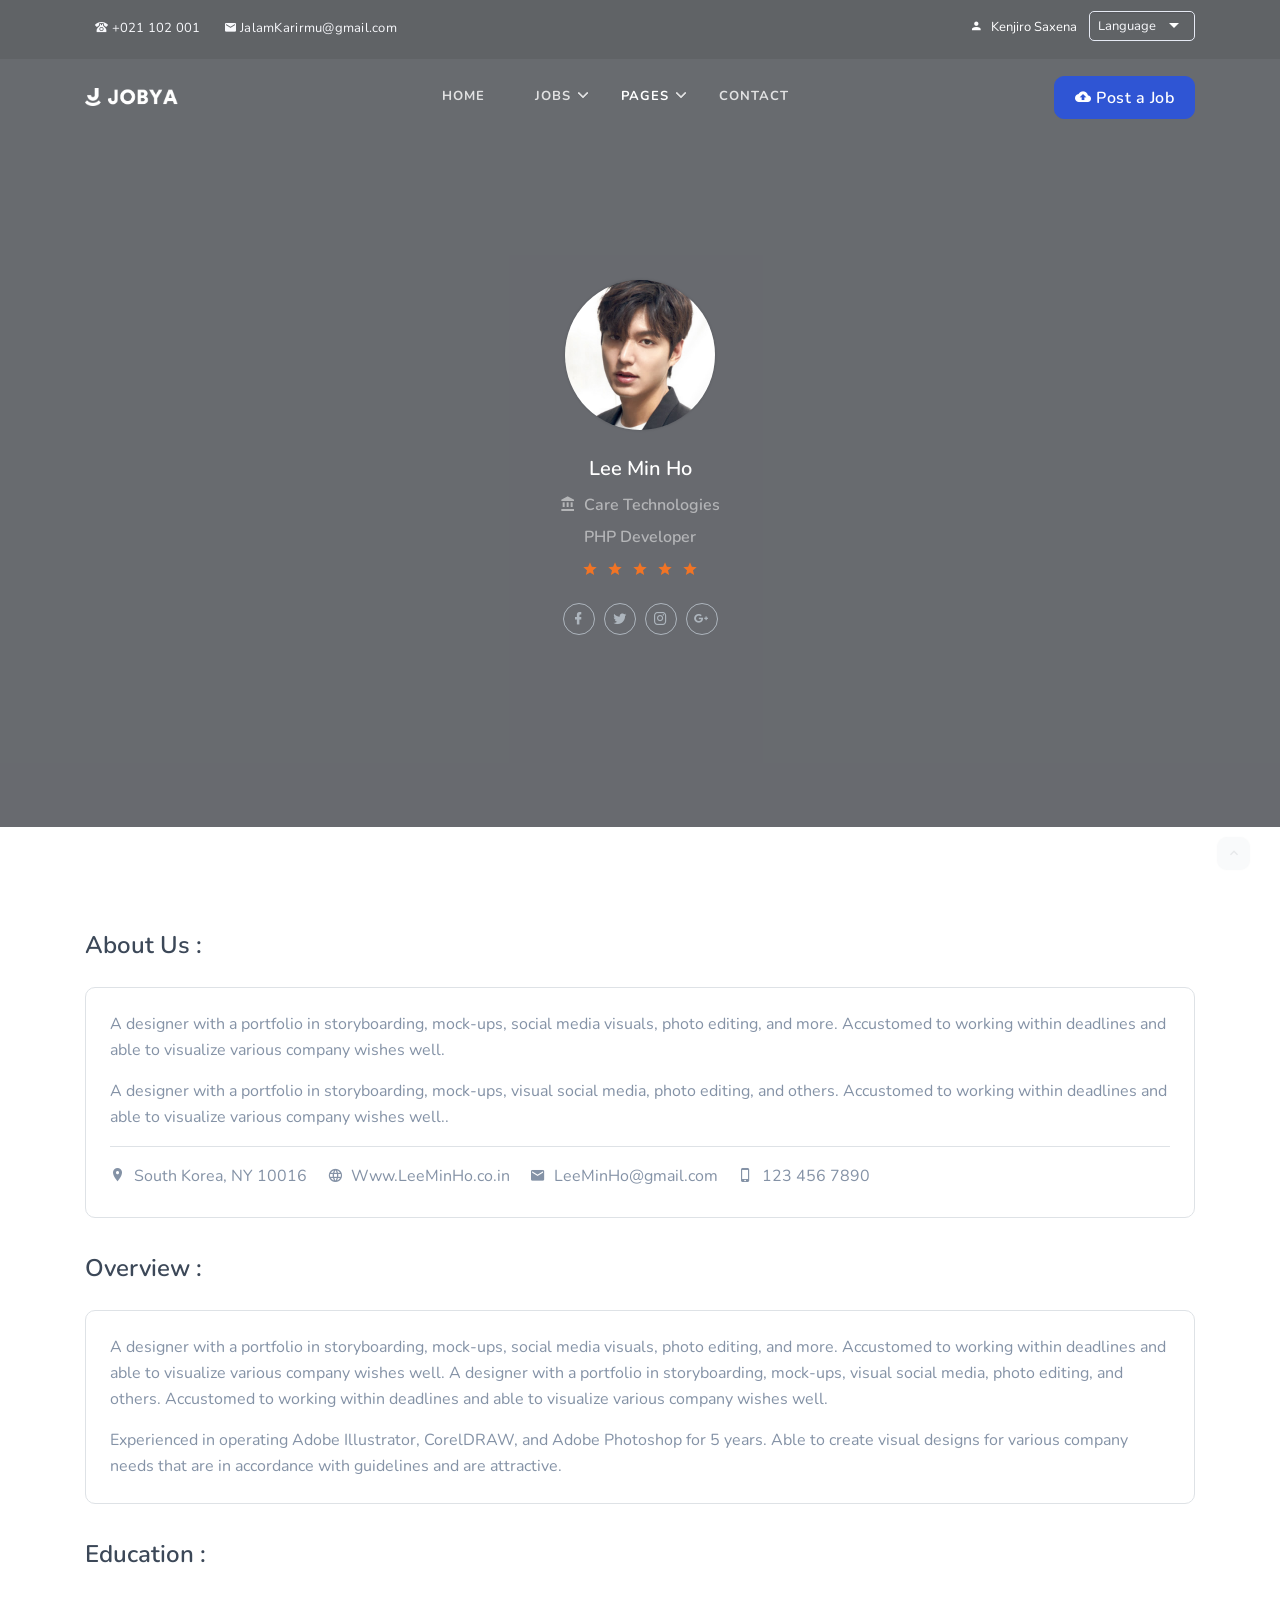
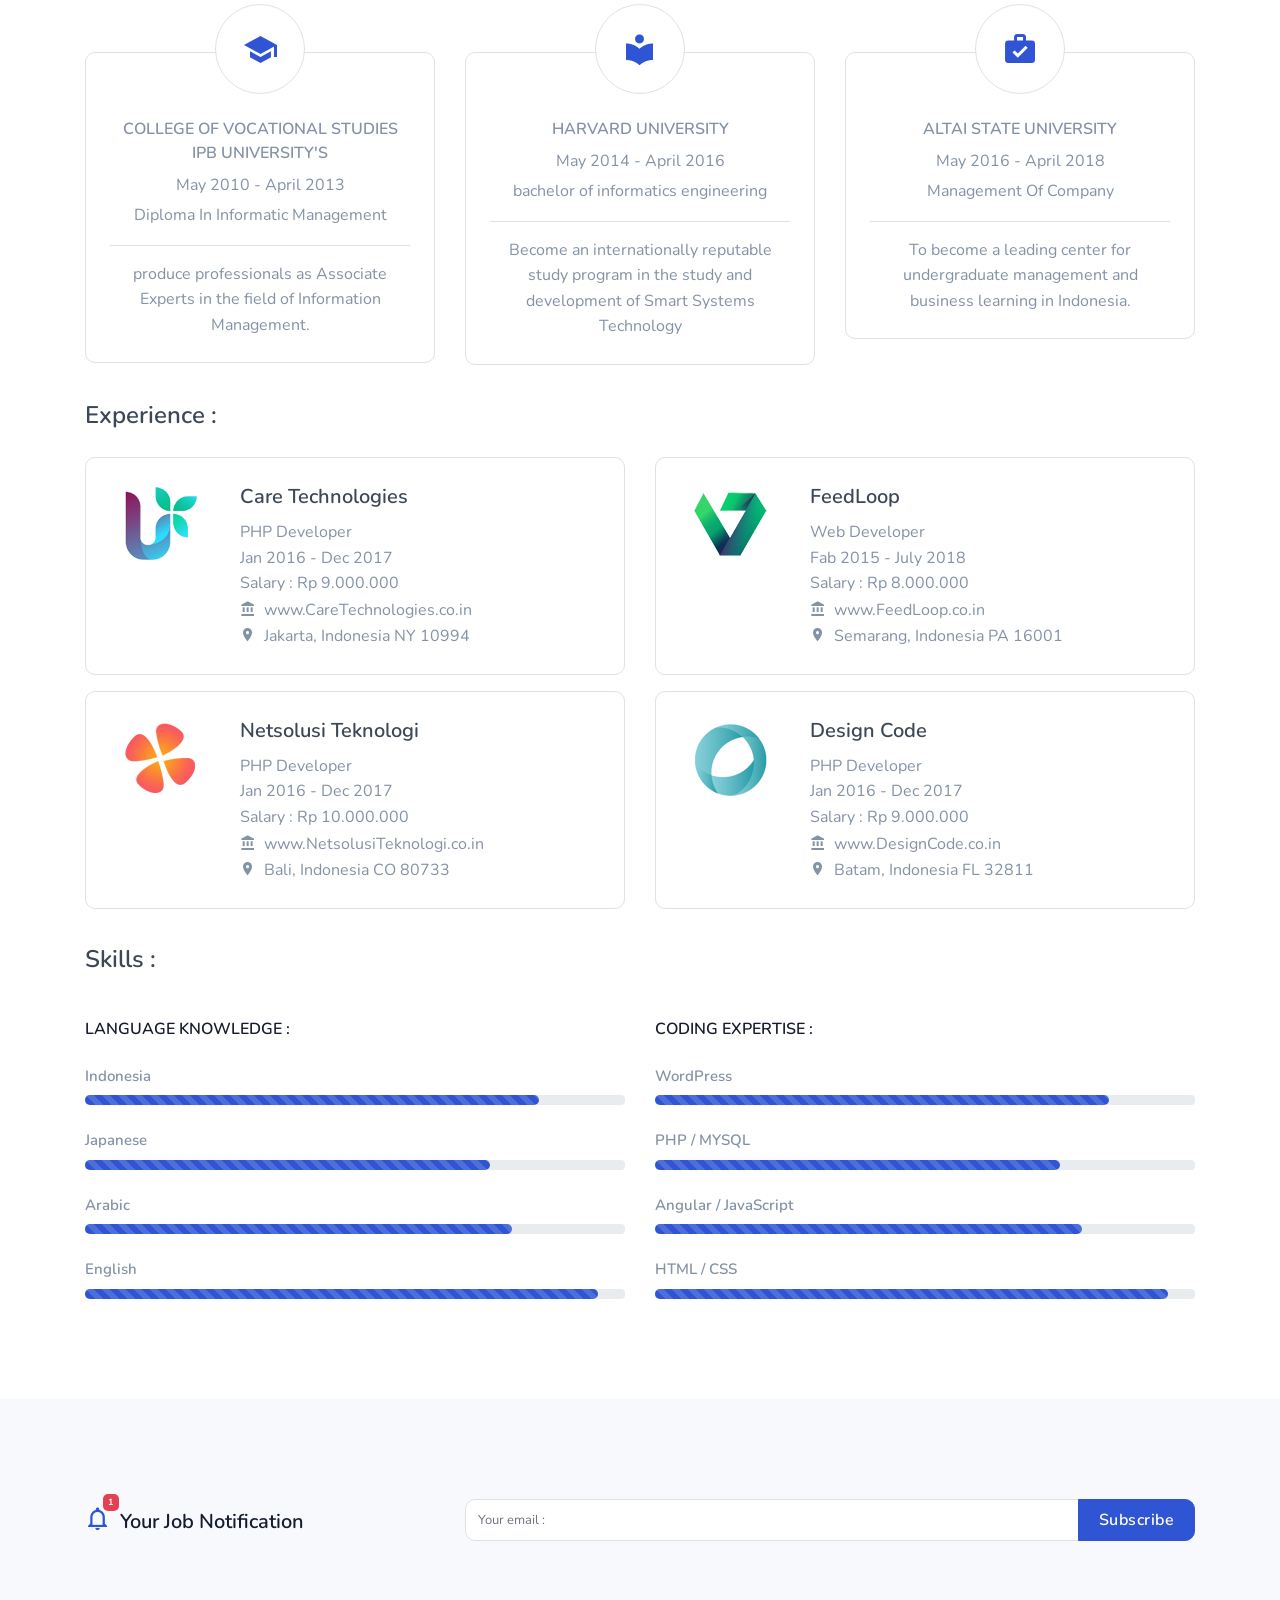
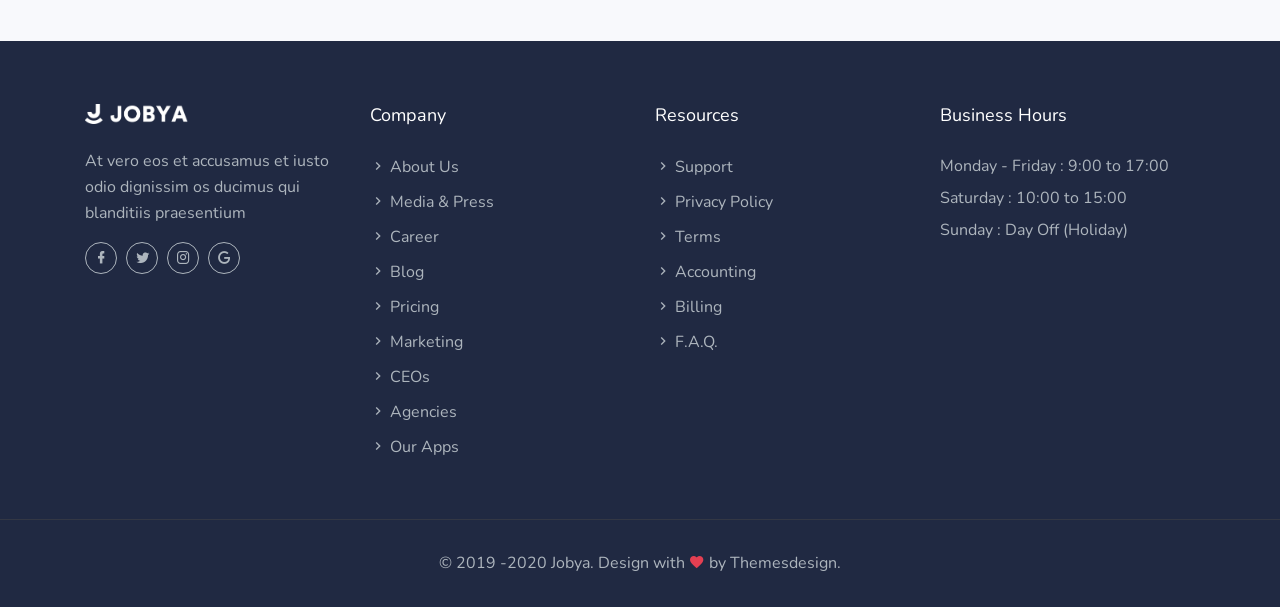
<file: HTML/candidates-profile.html>
<!DOCTYPE html>
<html lang="en" class="no-js">

<head>
    <meta charset="UTF-8">
    <meta name="viewport" content="width=device-width, initial-scale=1">
    <title>JalanKarirmu - The Best Website to Find a Job</title>
    <meta name="description" content="" />
    <meta name="keywords" content="" />
    <meta name="author" content="Themesdesign" />

    <link rel="shortcut icon" href="images/favicon.ico">

    <!-- Bootstrap core CSS -->
    <link rel="stylesheet" href="css/bootstrap.min.css" type="text/css">

    <!--Material Icon -->
    <link rel="stylesheet" type="text/css" href="css/materialdesignicons.min.css" />

    <link rel="stylesheet" type="text/css" href="css/fontawesome.css" />

    <!-- selectize css -->
    <link rel="stylesheet" type="text/css" href="css/selectize.css" />

    <link rel="stylesheet" type="text/css" href="css/nice-select.css" />

    <!-- Custom  Css -->
    <link rel="stylesheet" type="text/css" href="css/style.css" />

</head>

<body>
    <!-- Loader -->
    <div id="preloader">
        <div id="status">
            <div class="spinner">
                <div class="double-bounce1"></div>
                <div class="double-bounce2"></div>
            </div>
        </div>
    </div>
    <!-- Loader -->

    <!-- Navigation Bar-->
    <header id="topnav" class="defaultscroll scroll-active">
        <!-- Tagline STart -->
        <div class="tagline">
            <div class="container">
                <div class="float-left">
                    <div class="phone">
                        <i class="mdi mdi-phone-classic"></i> +021 102 001
                    </div>
                    <div class="email">
                        <a href="#">
                            <i class="mdi mdi-email"></i> JalamKarirmu@gmail.com
                        </a>
                    </div>
                </div>
                <div class="float-right">
                    <ul class="topbar-list list-unstyled d-flex" style="margin: 11px 0px;">
                        <li class="list-inline-item"><a href="javascript:void(0);"><i class="mdi mdi-account mr-2"></i>Kenjiro Saxena</a></li>
                        <li class="list-inline-item">
                            <select id="select-lang" class="demo-default">
                                    <option value="">Language</option>
                                    <option value="4">English</option>
                                    <option value="1">Spanish</option>
                                    <option value="3">French</option>
                                    <option value="5">Indonesia</option>
                                </select>
                        </li>
                    </ul>
                </div>
                <div class="clearfix"></div>
            </div>
        </div>
        <!-- Tagline End -->

        <!-- Menu Start -->
        <div class="container">
            <!-- Logo container-->
            <div>
                <a href="index.html" class="logo">
                    <img src="images/logo-light.png" alt="" class="logo-light" height="18" />
                    <img src="images/logo-dark.png" alt="" class="logo-dark" height="18" />
                </a>
            </div>                 
            <div class="buy-button">
                <a href="post-a-job.html" class="btn btn-primary"><i class="mdi mdi-cloud-upload"></i> Post a Job</a>
            </div><!--end login button-->
            <!-- End Logo container-->
            <div class="menu-extras">
                <div class="menu-item">
                    <!-- Mobile menu toggle-->
                    <a class="navbar-toggle">
                        <div class="lines">
                            <span></span>
                            <span></span>
                            <span></span>
                        </div>
                    </a>
                    <!-- End mobile menu toggle-->
                </div>
            </div>
    
            <div id="navigation">
                <!-- Navigation Menu-->   
                <ul class="navigation-menu">
                    <li><a href="index.html">Home</a></li>
                    <li class="has-submenu">
                        <a href="javascript:void(0)">Jobs</a><span class="menu-arrow"></span>
                        <ul class="submenu">
                            <li><a href="job-list.html">Job List</a></li>
                            <li><a href="job-grid.html">Job Grid</a></li>
                            <li><a href="job-details.html">Job Details</a></li>
                            <li><a href="job-details-2.html">Job Details-2</a></li>
                        </ul>
                    </li>
    
                    <li class="has-submenu">
                        <a href="javascript:void(0)">Pages</a><span class="menu-arrow"></span>
                        <ul class="submenu">
                            <li><a href="about.html">About us</a></li>
                            <li><a href="services.html">Services</a></li>
                            <li><a href="team.html">Team</a></li>
                            <li><a href="faq.html">Faqs</a></li>
                            <li><a href="pricing.html">Pricing plans</a></li>
                            <li class="has-submenu"><a href="javascript:void(0)"> Candidates</a><span class="submenu-arrow"></span>
                                <ul class="submenu">
                                    <li><a href="candidates-listing.html">Candidates Listing</a></li>
                                    <li><a href="candidates-profile.html">Candidates Profile</a></li>
                                    <li><a href="create-resume.html">Create Resume</a></li>
                                </ul>  
                            </li>
                            <li class="has-submenu"><a href="javascript:void(0)"> Employers</a><span class="submenu-arrow"></span>
                                <ul class="submenu">
                                    <li><a href="employers-list.html">Employers List</a></li>
                                    <li><a href="company-detail.html">Company Detail</a></li>
                                </ul>  
                            </li>
                            <li class="has-submenu"><a href="javascript:void(0)"> User Pages</a><span class="submenu-arrow"></span>
                                <ul class="submenu">
                                    <li><a href="login.html">Login</a></li>
                                    <li><a href="signup.html">Signup</a></li>
                                    <li><a href="recovery_passward.html">Forgot Password</a></li>
                                </ul>  
                            </li>
                        </ul>
                    </li>
                    <li>
                        <a href="contact.html">contact</a>
                    </li>
                </ul><!--end navigation menu-->
            </div><!--end navigation-->
        </div><!--end container-->
        <!--end end-->
    </header><!--end header-->
    <!-- Navbar End -->
    
    <!-- Start home -->
    <section class="bg-half page-next-level"> 
        <div class="bg-overlay"></div>
        <div class="container">
            <div class="row justify-content-center">
                <div class="col-md-6">
                    <div class="candidates-profile-details text-center">
                        <img src="../HTML/images/new/5.jpg" height="150" alt="" class="d-block mx-auto shadow rounded-pill mb-4">
                        <h5 class="text-white mb-2">Lee Min Ho</h5>
                        <p class="text-white-50 h6 mb-2"><i class="mdi mdi-bank mr-2"></i>Care Technologies</p>
                        <p class="text-white-50 h6 mb-2">PHP Developer</p>
                        <ul class="candidates-profile-icons list-inline mb-3">
                            <li class="list-inline-item"><a href="#" class="text-warning"><i class="mdi mdi-star"></i></a></li>
                            <li class="list-inline-item"><a href="#" class="text-warning"><i class="mdi mdi-star"></i></a></li>
                            <li class="list-inline-item"><a href="#" class="text-warning"><i class="mdi mdi-star"></i></a></li>
                            <li class="list-inline-item"><a href="#" class="text-warning"><i class="mdi mdi-star"></i></a></li>
                            <li class="list-inline-item"><a href="#" class="text-warning"><i class="mdi mdi-star"></i></a></li>
                        </ul>

                        <ul class="list-unstyled social-icon social mb-0">
                            <li class="list-inline-item"><a href="#" class="rounded"><i class="mdi mdi-facebook"></i></a></li>
                            <li class="list-inline-item"><a href="#" class="rounded"><i class="mdi mdi-twitter"></i></a></li>
                            <li class="list-inline-item"><a href="#" class="rounded"><i class="mdi mdi-instagram"></i></a></li>
                            <li class="list-inline-item"><a href="#" class="rounded"><i class="mdi mdi-google-plus"></i></a></li>
                        </ul>
                    </div>
                </div>
            </div>
        </div>
    </section>
    <!-- end home -->

    <!-- CANDIDATES PROFILE START -->
    <section class="section">
        <div class="container">
            <div class="row">
                <div class="col-lg-12">
                    <h4 class="text-dark">About Us :</h4>
                </div>
            </div>

            <div class="row">
                <div class="col-lg-12 mt-3">
                    <div class="border rounded p-4">
                        <p class="text-muted">A designer with a portfolio in storyboarding, mock-ups, social media visuals, photo editing, and more. Accustomed to working within deadlines and able to visualize various company wishes well.</p>

                        <p class="text-muted">A designer with a portfolio in storyboarding, mock-ups, visual social media, photo editing, and others. Accustomed to working within deadlines and able to visualize various company wishes well..</p>
                        
                        <ul class="list-inline pt-3 border-top mb-0">
                            <li class="list-inline-item mr-3">
                                <a href="" class="text-muted f-15 mb-0"><i class="mdi mdi-map-marker mr-2"></i>South Korea, NY 10016</a>
                            </li>

                            <li class="list-inline-item mr-3">
                                <a href="" class="text-muted f-15 mb-0"><i class="mdi mdi-web mr-2"></i>Www.LeeMinHo.co.in</a>
                            </li>

                            <li class="list-inline-item mr-3">
                                <a href="" class="text-muted f-15 mb-0"><i class="mdi mdi-email mr-2"></i>LeeMinHo@gmail.com</a>
                            </li>

                            <li class="list-inline-item mr-3">
                                <a href="" class="text-muted f-15 mb-0"><i class="mdi mdi-cellphone-iphone mr-2"></i>123 456 7890</a>
                            </li>
                        </ul>
                    </div>
                </div>
            </div>

            <div class="row">
                <div class="col-lg-12 mt-4 pt-2">
                    <h4 class="text-dark">Overview :</h4>
                </div>
            </div>

            <div class="row">
                <div class="col-lg-12 mt-3">
                    <div class="border rounded p-4">
                        <div class="job-detail-desc">
                            <p class="text-muted f-14 mb-3">A designer with a portfolio in storyboarding, mock-ups, social media visuals, photo editing, and more. Accustomed to working within deadlines and able to visualize various company wishes well. A designer with a portfolio in storyboarding, mock-ups, visual social media, photo editing, and others. Accustomed to working within deadlines and able to visualize various company wishes well.</p>

                            <p class="text-muted f-14 mb-0">Experienced in operating Adobe Illustrator, CorelDRAW, and Adobe Photoshop for 5 years. Able to create visual designs for various company needs that are in accordance with guidelines and are attractive.</p>
                        </div>
                    </div>
                </div>
            </div>

            <div class="row">
                <div class="col-lg-12 mt-4 pt-2">
                    <h4 class="text-dark">Education :</h4>
                </div>
            </div>

            <div class="row">
                <div class="col-lg-4 col-md-6 mt-4 pt-5">
                    <div class="border rounded candidates-profile-education text-center text-muted">
                        <div class="profile-education-icon border rounded-pill bg-white text-primary">
                            <i class="mdi mdi-36px mdi-school"></i>
                        </div>
                        <h6 class="text-uppercase f-17"><a href="#" class="text-muted">College of Vocational Studies IPB University's</a></h6>
                        <p class="f-14 mb-1">May 2010 - April 2013</p>
                        <p class="pb-3 mb-0">Diploma In Informatic Management</p>
                        
                        <p class="pt-3 border-top mb-0">produce professionals as Associate Experts in the field of Information Management.</p>
                    </div>
                </div>

                <div class="col-lg-4 col-md-6 mt-4 pt-5">
                    <div class="border rounded candidates-profile-education text-center text-muted">
                        <div class="profile-education-icon border rounded-pill bg-white text-primary">
                            <i class="mdi mdi-36px mdi-library"></i>
                        </div>
                        <h6 class="text-uppercase f-17"><a href="#" class="text-muted">Harvard University</a></h6>
                        <p class="f-14 mb-1">May 2014 - April 2016</p>
                        <p class="pb-3 mb-0">bachelor of informatics engineering</p>
                        
                        <p class="pt-3 border-top mb-0">Become an internationally reputable study program in the study and development of Smart Systems Technology</p>
                    </div>
                </div>

                <div class="col-lg-4 col-md-6 mt-4 pt-5">
                    <div class="border rounded candidates-profile-education text-center text-muted">
                        <div class="profile-education-icon border rounded-pill bg-white text-primary">
                            <i class="mdi mdi-36px mdi-briefcase-check"></i>
                        </div>
                        <h6 class="text-uppercase f-17"><a href="#" class="text-muted">Altai State University</a></h6>
                        <p class="f-14 mb-1">May 2016 - April 2018</p>
                        <p class="pb-3 mb-0">Management Of Company</p>
                        
                        <p class="pt-3 border-top mb-0">To become a leading center for undergraduate management and business learning in Indonesia.</p>
                    </div>
                </div>
            </div>

            <div class="row">
                <div class="col-lg-12 mt-4 pt-2">
                    <h4 class="text-dark">Experience :</h4>
                </div>
            </div>

            <div class="row">
                <div class="col-md-6 mt-3 mt-md-0 pt-3">
                    <div class="border rounded job-list-box p-4">
                        <div class="row">
                            <div class="col-lg-3">
                                <div class="company-brand-logo text-center mb-4">
                                    <img src="images/featured-job/img-2.png" alt="" class="img-fluid mx-auto d-block">
                                </div>
                            </div>

                            <div class="col-lg-9">
                                <div class="job-list-desc candidates-profile-exp-desc">
                                    <h5 class="f-19 mb-2"><a href="#" class="text-dark">Care Technologies</a></h5>
                                    <p class="text-muted mb-0 f-16">PHP Developer</p>
                                    <p class="text-muted mb-0 f-16">Jan 2016 - Dec 2017</p>
                                    <p class="text-muted mb-0 f-16">Salary : Rp 9.000.000</p>
                                    <p class="text-muted mb-0 f-16"><i class="mdi mdi-bank mr-2"></i>www.CareTechnologies.co.in</p>
                                    <p class="text-muted mb-0 f-16"><i class="mdi mdi-map-marker mr-2"></i>Jakarta, Indonesia NY 10994</p>
                                </div>
                            </div>
                        </div>
                    </div>
                </div>

                <div class="col-md-6 mt-3 mt-md-0 pt-3">
                    <div class="border rounded job-list-box p-4">
                        <div class="row">
                            <div class="col-lg-3">
                                <div class="company-brand-logo text-center mb-4">
                                    <img src="images/featured-job/img-3.png" alt="" class="img-fluid mx-auto d-block">
                                </div>
                            </div>

                            <div class="col-lg-9">
                                <div class="job-list-desc candidates-profile-exp-desc">
                                    <h5 class="f-19 mb-2"><a href="#" class="text-dark">FeedLoop</a></h5>
                                    <p class="text-muted mb-0 f-16">Web Developer</p>
                                    <p class="text-muted mb-0 f-16">Fab 2015 - July 2018</p>
                                    <p class="text-muted mb-0 f-16">Salary : Rp 8.000.000</p>
                                    <p class="text-muted mb-0 f-16"><i class="mdi mdi-bank mr-2"></i>www.FeedLoop.co.in</p>
                                    <p class="text-muted mb-0 f-16"><i class="mdi mdi-map-marker mr-2"></i>Semarang, Indonesia PA 16001</p>
                                </div>
                            </div>
                        </div>
                    </div>
                </div>
            </div>

            <div class="row">
                <div class="col-md-6 mt-3 mt-md-0 pt-3">
                    <div class="border rounded job-list-box p-4">
                        <div class="row">
                            <div class="col-lg-3">
                                <div class="company-brand-logo text-center mb-4">
                                    <img src="images/featured-job/img-5.png" alt="" class="img-fluid mx-auto d-block">
                                </div>
                            </div>

                            <div class="col-lg-9">
                                <div class="job-list-desc candidates-profile-exp-desc">
                                    <h5 class="f-19 mb-2"><a href="#" class="text-dark">Netsolusi Teknologi</a></h5>
                                    <p class="text-muted mb-0 f-16">PHP Developer</p>
                                    <p class="text-muted mb-0 f-16">Jan 2016 - Dec 2017</p>
                                    <p class="text-muted mb-0 f-16">Salary : Rp 10.000.000</p>
                                    <p class="text-muted mb-0 f-16"><i class="mdi mdi-bank mr-2"></i>www.NetsolusiTeknologi.co.in</p>
                                    <p class="text-muted mb-0 f-16"><i class="mdi mdi-map-marker mr-2"></i>Bali, Indonesia CO 80733

                                    </p>
                                </div>
                            </div>
                        </div>
                    </div>
                </div>

                <div class="col-md-6 mt-3 mt-md-0 pt-3">
                    <div class="border rounded job-list-box p-4">
                        <div class="row">
                            <div class="col-lg-3">
                                <div class="company-brand-logo text-center mb-4">
                                    <img src="images/featured-job/img-7.png" alt="" class="img-fluid mx-auto d-block">
                                </div>
                            </div>

                            <div class="col-lg-9">
                                <div class="job-list-desc candidates-profile-exp-desc">
                                    <h5 class="f-19 mb-2"><a href="#" class="text-dark">Design Code</a></h5>
                                    <p class="text-muted mb-0 f-16">PHP Developer</p>
                                    <p class="text-muted mb-0 f-16">Jan 2016 - Dec 2017</p>
                                    <p class="text-muted mb-0 f-16">Salary : Rp 9.000.000</p>
                                    <p class="text-muted mb-0 f-16"><i class="mdi mdi-bank mr-2"></i>www.DesignCode.co.in</p>
                                    <p class="text-muted mb-0 f-16"><i class="mdi mdi-map-marker mr-2"></i>Batam, Indonesia FL 32811</p>
                                </div>
                            </div>
                        </div>
                    </div>
                </div>
            </div>

            <div class="row">
                <div class="col-lg-12 mt-4 pt-2">
                    <h4 class="text-dark">Skills :</h4>
                </div>
            </div>
            
            <div class="row">
                <div class="col-md-6 mt-4 pt-2">
                    <h6 class="mb-0 text-uppercase">Language Knowledge :</h6>
                    <div class="progress-box mt-4">
                        <h6 class="title text-muted">Indonesia</h6>
                        <div class="progress">
                            <div class="progress-bar progress-bar-striped position-relative bg-primary" style="width:84%;">
                                <div class="progress-value d-block text-muted h6">84%</div>
                            </div>
                        </div>
                    </div><!--end process box-->
                    <div class="progress-box mt-4">
                        <h6 class="title text-muted">Japanese</h6>
                        <div class="progress">
                            <div class="progress-bar progress-bar-striped position-relative bg-primary" style="width:75%;">
                                <div class="progress-value d-block text-muted h6">75%</div>
                            </div>
                        </div>
                    </div><!--end process box-->
                    <div class="progress-box mt-4">
                        <h6 class="title text-muted">Arabic</h6>
                        <div class="progress">
                            <div class="progress-bar progress-bar-striped position-relative bg-primary" style="width:79%;">
                                <div class="progress-value d-block text-muted h6">79%</div>
                            </div>
                        </div>
                    </div><!--end process box-->
                    <div class="progress-box mt-4">
                        <h6 class="title text-muted">English</h6>
                        <div class="progress">
                            <div class="progress-bar progress-bar-striped position-relative bg-primary" style="width:95%;">
                                <div class="progress-value d-block text-muted h6">95%</div>
                            </div>
                        </div>
                    </div><!--end process box-->
                </div>

                <div class="col-md-6 mt-4 pt-2">
                    <h6 class="mb-0 text-uppercase">Coding Expertise :</h6>
                    <div class="progress-box mt-4">
                        <h6 class="title text-muted">WordPress</h6>
                        <div class="progress">
                            <div class="progress-bar progress-bar-striped position-relative bg-primary" style="width:84%;">
                                <div class="progress-value d-block text-muted h6">84%</div>
                            </div>
                        </div>
                    </div><!--end process box-->
                    <div class="progress-box mt-4">
                        <h6 class="title text-muted">PHP / MYSQL</h6>
                        <div class="progress">
                            <div class="progress-bar progress-bar-striped position-relative bg-primary" style="width:75%;">
                                <div class="progress-value d-block text-muted h6">75%</div>
                            </div>
                        </div>
                    </div><!--end process box-->
                    <div class="progress-box mt-4">
                        <h6 class="title text-muted">Angular / JavaScript</h6>
                        <div class="progress">
                            <div class="progress-bar progress-bar-striped position-relative bg-primary" style="width:79%;">
                                <div class="progress-value d-block text-muted h6">79%</div>
                            </div>
                        </div>
                    </div><!--end process box-->
                    <div class="progress-box mt-4">
                        <h6 class="title text-muted">HTML / CSS</h6>
                        <div class="progress">
                            <div class="progress-bar progress-bar-striped position-relative bg-primary" style="width:95%;">
                                <div class="progress-value d-block text-muted h6">95%</div>
                            </div>
                        </div>
                    </div><!--end process box-->
                </div>
            </div>         
        </div>
    </section>
    <!-- CANDIDATES PROFILE END -->

    <!-- subscribe start -->
    <section class="section bg-light">
        <div class="container">
            <div class="row">
                <div class="col-lg-4 col-md-5">
                    <div class="float-left position-relative notification-icon mr-2">
                        <i class="mdi mdi-bell-outline text-primary"></i>
                        <span class="badge badge-pill badge-danger">1</span>
                    </div>
                    <h5 class="mt-2 mb-0">Your Job Notification</h5>
                </div>
                <div class="col-lg-8 col-md-7 mt-4 mt-sm-0">
                    <form>
                        <div class="form-group mb-0">
                            <div class="input-group mb-0">
                                <input name="email" id="email" type="email" class="form-control" placeholder="Your email :" required="" aria-describedby="newssubscribebtn">
                                <div class="input-group-append">
                                    <button class="btn btn-primary submitBnt" type="submit" id="newssubscribebtn">Subscribe</button>
                                </div>
                            </div>
                        </div>
                    </form>
                </div>
            </div>
        </div>
    </section>
    <!-- subscribe end -->

    <!-- footer start -->
    <footer class="footer">
        <div class="container">
            <div class="row">
                <div class="col-lg-3 col-12 mb-0 mb-md-4 pb-0 pb-md-2">
                    <a href="javascript:void(0)"><img src="images/logo-light.png" height="20" alt=""></a>
                    <p class="mt-4">At vero eos et accusamus et iusto odio dignissim os ducimus qui blanditiis praesentium</p>
                    <ul class="social-icon social list-inline mb-0">
                        <li class="list-inline-item"><a href="#" class="rounded"><i class="mdi mdi-facebook"></i></a></li>
                        <li class="list-inline-item"><a href="#" class="rounded"><i class="mdi mdi-twitter"></i></a></li>
                        <li class="list-inline-item"><a href="#" class="rounded"><i class="mdi mdi-instagram"></i></a></li>
                        <li class="list-inline-item"><a href="#" class="rounded"><i class="mdi mdi-google"></i></a></li>
                    </ul>
                </div>
                <div class="col-lg-3 col-md-4 col-12 mt-4 mt-sm-0 pt-2 pt-sm-0">
                    <p class="text-white mb-4 footer-list-title">Company</p>
                    <ul class="list-unstyled footer-list">
                        <li><a href="#" class="text-foot"><i class="mdi mdi-chevron-right"></i> About Us</a></li>
                        <li><a href="#" class="text-foot"><i class="mdi mdi-chevron-right"></i> Media & Press</a></li>
                        <li><a href="#" class="text-foot"><i class="mdi mdi-chevron-right"></i> Career</a></li>
                        <li><a href="#" class="text-foot"><i class="mdi mdi-chevron-right"></i> Blog</a></li>
                        <li><a href="#" class="text-foot"><i class="mdi mdi-chevron-right"></i> Pricing</a></li>
                        <li><a href="#" class="text-foot"><i class="mdi mdi-chevron-right"></i> Marketing</a></li>
                        <li><a href="#" class="text-foot"><i class="mdi mdi-chevron-right"></i> CEOs </a></li>
                        <li><a href="#" class="text-foot"><i class="mdi mdi-chevron-right"></i> Agencies</a></li>
                        <li><a href="#" class="text-foot"><i class="mdi mdi-chevron-right"></i> Our Apps</a></li>
                    </ul>
                </div>
                <div class="col-lg-3 col-md-4 col-12 mt-4 mt-sm-0 pt-2 pt-sm-0">
                    <p class="text-white mb-4 footer-list-title">Resources</p>
                    <ul class="list-unstyled footer-list">
                        <li><a href="#" class="text-foot"><i class="mdi mdi-chevron-right"></i> Support</a></li>
                        <li><a href="#" class="text-foot"><i class="mdi mdi-chevron-right"></i> Privacy Policy</a></li>
                        <li><a href="#" class="text-foot"><i class="mdi mdi-chevron-right"></i> Terms</a></li>
                        <li><a href="#" class="text-foot"><i class="mdi mdi-chevron-right"></i> Accounting </a></li>
                        <li><a href="#" class="text-foot"><i class="mdi mdi-chevron-right"></i> Billing</a></li>
                        <li><a href="#" class="text-foot"><i class="mdi mdi-chevron-right"></i> F.A.Q.</a></li>
                    </ul>
                </div>
            
                <div class="col-lg-3 col-md-4 col-12 mt-4 mt-sm-0 pt-2 pt-sm-0">
                    <p class="text-white mb-4 footer-list-title f-17">Business Hours</p>
                    <ul class="list-unstyled text-foot mt-4 mb-0">
                        <li>Monday - Friday : 9:00 to 17:00</li>
                        <li class="mt-2">Saturday : 10:00 to 15:00</li>
                        <li class="mt-2">Sunday : Day Off (Holiday)</li>
                    </ul>
                </div>
            </div>
        </div>
    </footer>
    <!-- footer end -->
    <hr>
    <footer class="footer footer-bar">
        <div class="container text-center">
            <div class="row justify-content-center">
                <div class="col-12">
                    <div class="">
                        <p class="mb-0">© 2019 -2020 Jobya. Design with <i class="mdi mdi-heart text-danger"></i> by Themesdesign.</p>
                    </div>
                </div>
            </div>
        </div><!--end container-->
    </footer><!--end footer-->
    <!-- Footer End -->

    <!-- Back to top -->
    <a href="#" class="back-to-top rounded text-center" id="back-to-top"> 
        <i class="mdi mdi-chevron-up d-block"> </i> 
    </a>
    <!-- Back to top -->

    <!-- javascript -->
    <script src="js/jquery.min.js"></script>
    <script src="js/bootstrap.bundle.min.js"></script>
    <script src="js/plugins.js"></script>

    <!-- selectize js -->
    <script src="js/selectize.min.js"></script>

    <script src="js/jquery.nice-select.min.js"></script>

    <script src="js/app.js"></script>
</body>
</html>
</file>
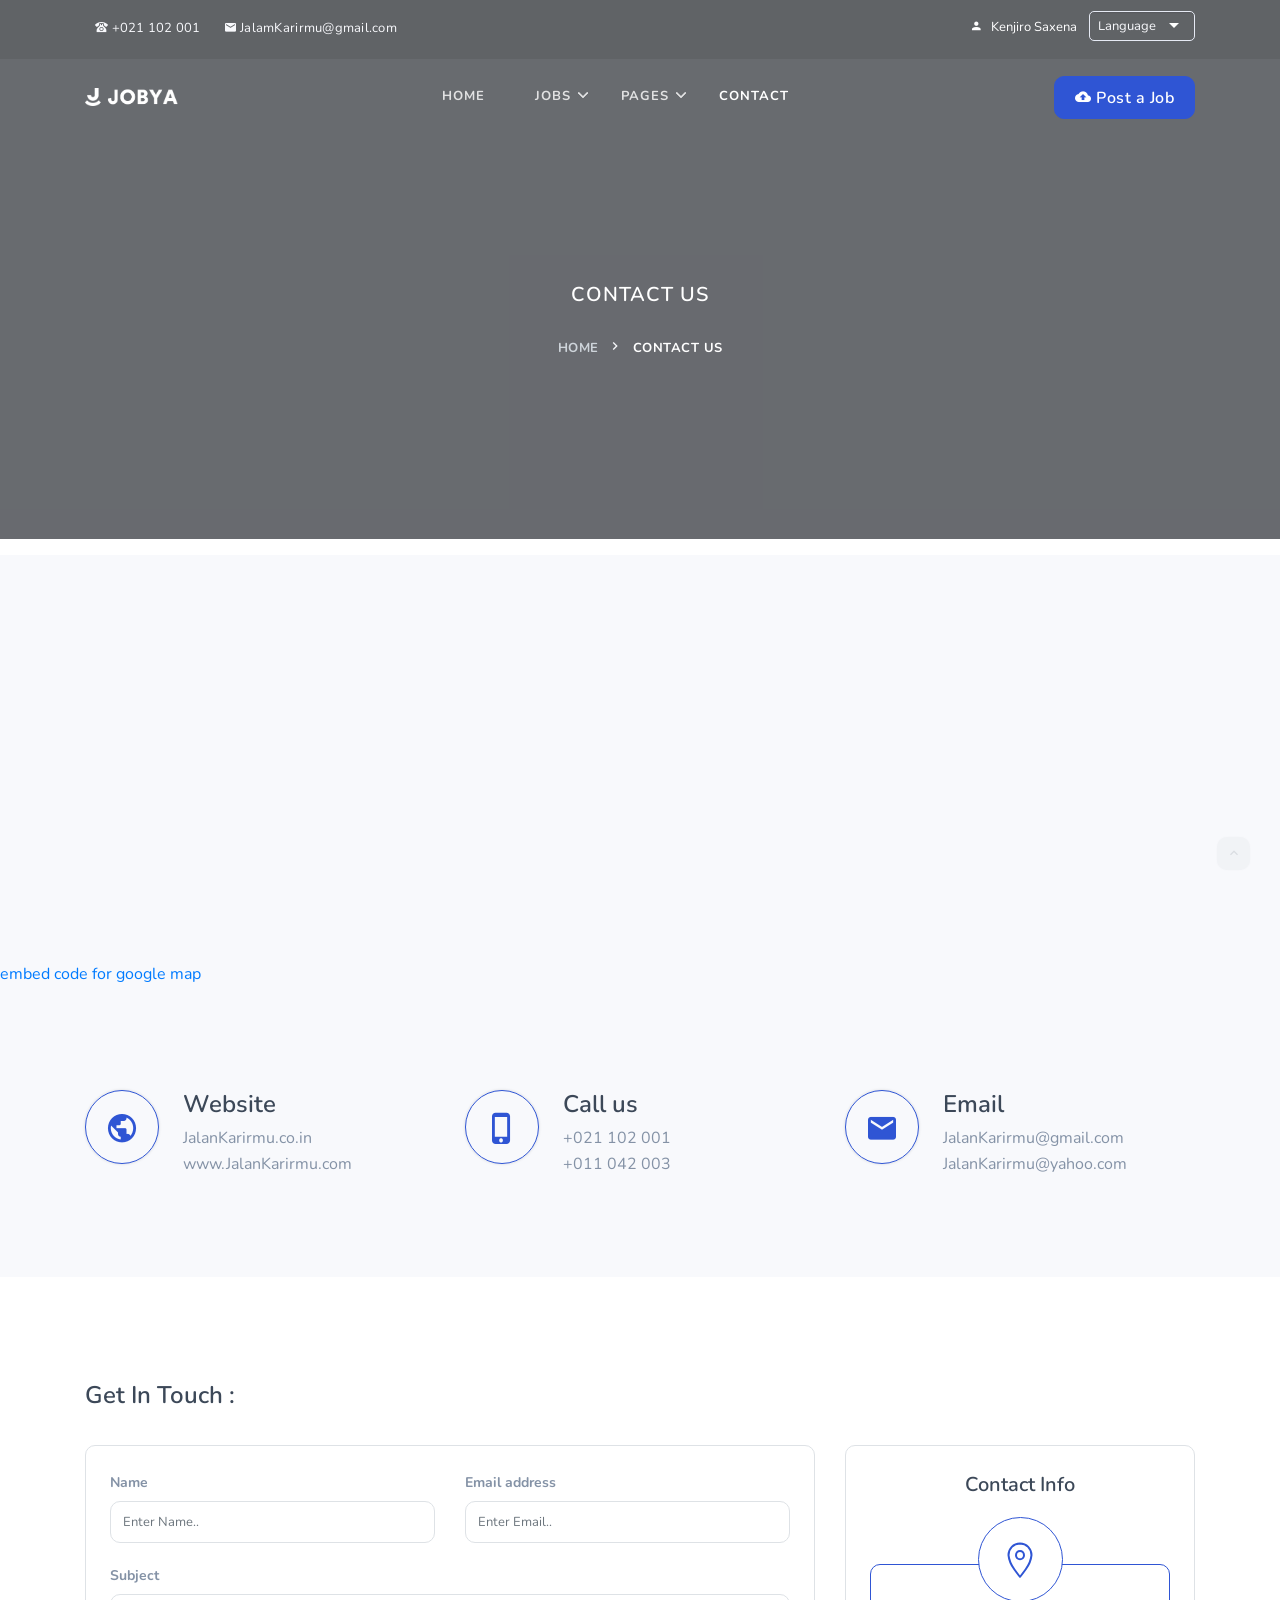
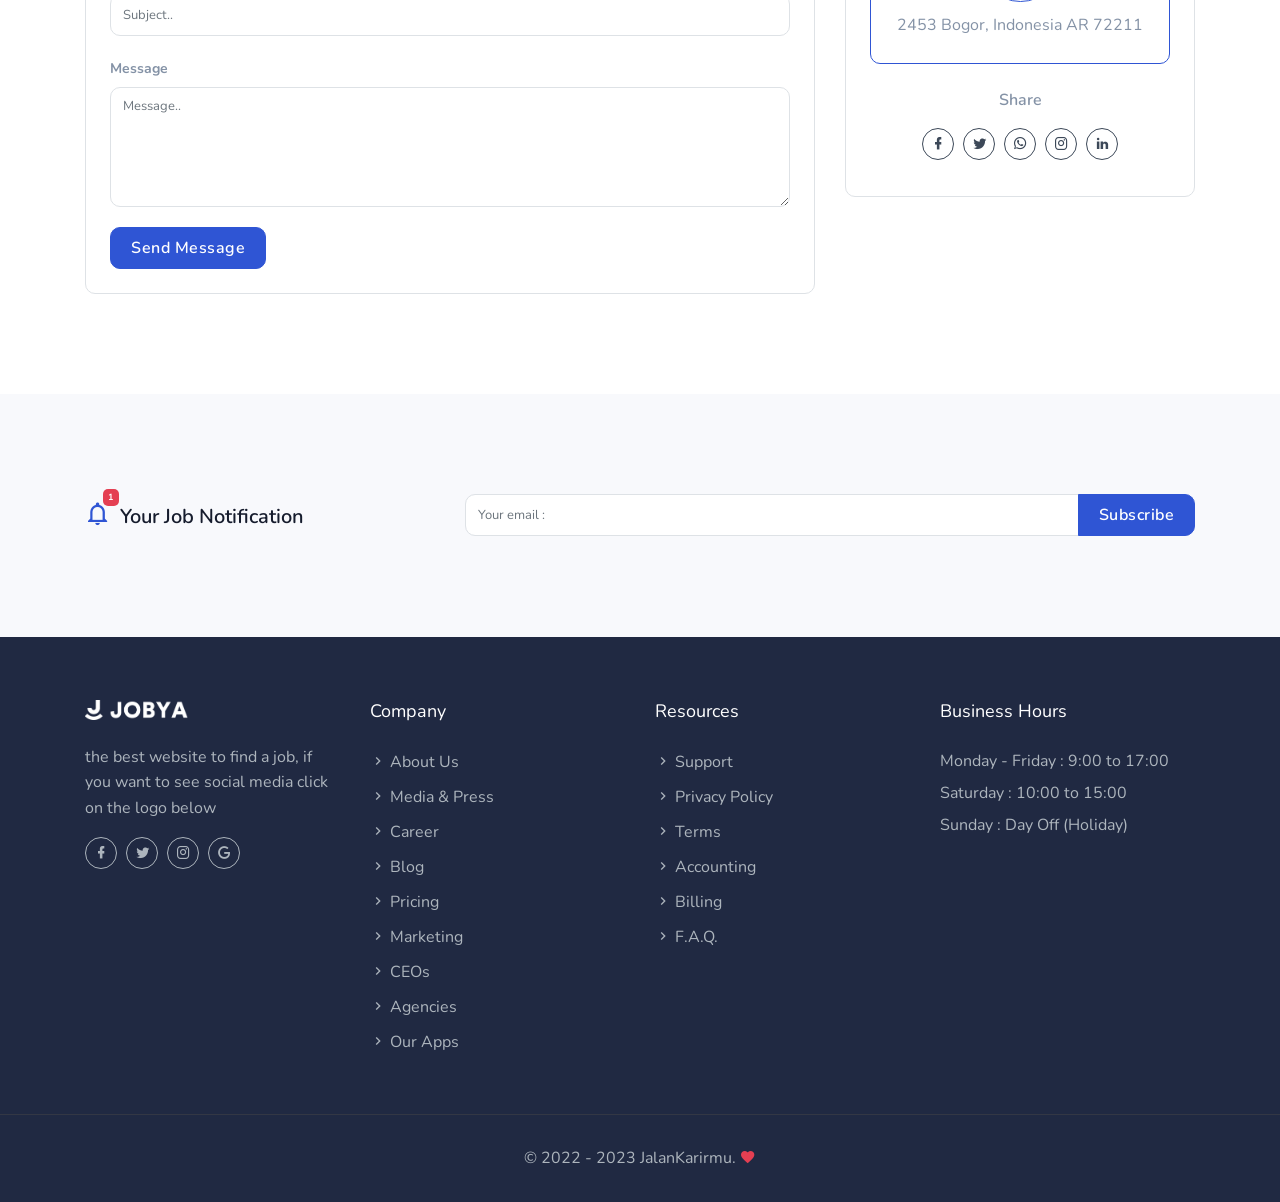
<file: HTML/contact.html>
<!DOCTYPE html>
<html lang="en" class="no-js">

<head>
    <meta charset="UTF-8">
    <meta name="viewport" content="width=device-width, initial-scale=1">
    <title>JalanKarirmu - The Best Website to Find a Job</title>
    <meta name="description" content="" />
    <meta name="keywords" content="" />
    <meta name="author" content="Themesdesign" />

    <link rel="shortcut icon" href="images/favicon.ico">

    <!-- Bootstrap core CSS -->
    <link rel="stylesheet" href="css/bootstrap.min.css" type="text/css">

    <!--Material Icon -->
    <link rel="stylesheet" type="text/css" href="css/materialdesignicons.min.css" />

    <link rel="stylesheet" type="text/css" href="css/fontawesome.css" />

    <!-- selectize css -->
    <link rel="stylesheet" type="text/css" href="css/selectize.css" />

    <link rel="stylesheet" type="text/css" href="css/nice-select.css" />

    <!-- Custom  Css -->
    <link rel="stylesheet" type="text/css" href="css/style.css" />

</head>

<body>
    <!-- Loader -->
    <div id="preloader">
        <div id="status">
            <div class="spinner">
                <div class="double-bounce1"></div>
                <div class="double-bounce2"></div>
            </div>
        </div>
    </div>
    <!-- Loader -->

    <!-- Navigation Bar-->
    <header id="topnav" class="defaultscroll scroll-active">
        <!-- Tagline STart -->
        <div class="tagline">
            <div class="container">
                <div class="float-left">
                    <div class="phone">
                        <i class="mdi mdi-phone-classic"></i> +021 102 001
                    </div>
                    <div class="email">
                        <a href="#">
                            <i class="mdi mdi-email"></i> JalamKarirmu@gmail.com
                        </a>
                    </div>
                </div>
                <div class="float-right">
                    <ul class="topbar-list list-unstyled d-flex" style="margin: 11px 0px;">
                        <li class="list-inline-item"><a href="javascript:void(0);"><i class="mdi mdi-account mr-2"></i>Kenjiro Saxena</a></li>
                        <li class="list-inline-item">
                            <select id="select-lang" class="demo-default">
                                    <option value="">Language</option>
                                    <option value="4">English</option>
                                    <option value="1">Spanish</option>
                                    <option value="3">French</option>
                                    <option value="5">Indonesia</option>
                                </select>
                        </li>
                    </ul>
                </div>
                <div class="clearfix"></div>
            </div>
        </div>
        <!-- Tagline End -->

        <!-- Menu Start -->
        <div class="container">
            <!-- Logo container-->
            <div>
                <a href="index.html" class="logo">
                    <img src="images/logo-light.png" alt="" class="logo-light" height="18" />
                    <img src="images/logo-dark.png" alt="" class="logo-dark" height="18" />
                </a>
            </div>                 
            <div class="buy-button">
                <a href="post-a-job.html" class="btn btn-primary"><i class="mdi mdi-cloud-upload"></i> Post a Job</a>
            </div><!--end login button-->
            <!-- End Logo container-->
            <div class="menu-extras">
                <div class="menu-item">
                    <!-- Mobile menu toggle-->
                    <a class="navbar-toggle">
                        <div class="lines">
                            <span></span>
                            <span></span>
                            <span></span>
                        </div>
                    </a>
                    <!-- End mobile menu toggle-->
                </div>
            </div>
    
            <div id="navigation">
                <!-- Navigation Menu-->   
                <ul class="navigation-menu">
                    <li><a href="index.html">Home</a></li>
                    <li class="has-submenu">
                        <a href="javascript:void(0)">Jobs</a><span class="menu-arrow"></span>
                        <ul class="submenu">
                            <li><a href="job-list.html">Job List</a></li>
                            <li><a href="job-grid.html">Job Grid</a></li>
                            <li><a href="job-details.html">Job Details</a></li>
                            <li><a href="job-details-2.html">Job Details-2</a></li>
                        </ul>
                    </li>
    
                    <li class="has-submenu">
                        <a href="javascript:void(0)">Pages</a><span class="menu-arrow"></span>
                        <ul class="submenu">
                            <li><a href="about.html">About us</a></li>
                            <li><a href="services.html">Services</a></li>
                            <li><a href="team.html">Team</a></li>
                            <li><a href="faq.html">Faqs</a></li>
                            <li><a href="pricing.html">Pricing plans</a></li>
                            <li class="has-submenu"><a href="javascript:void(0)"> Candidates</a><span class="submenu-arrow"></span>
                                <ul class="submenu">
                                    <li><a href="candidates-listing.html">Candidates Listing</a></li>
                                    <li><a href="candidates-profile.html">Candidates Profile</a></li>
                                    <li><a href="create-resume.html">Create Resume</a></li>
                                </ul>  
                            </li>
                            <li class="has-submenu"><a href="javascript:void(0)"> Employers</a><span class="submenu-arrow"></span>
                                <ul class="submenu">
                                    <li><a href="employers-list.html">Employers List</a></li>
                                    <li><a href="company-detail.html">Company Detail</a></li>
                                </ul>  
                            </li>
                            <li class="has-submenu"><a href="javascript:void(0)"> User Pages</a><span class="submenu-arrow"></span>
                                <ul class="submenu">
                                    <li><a href="login.html">Login</a></li>
                                    <li><a href="signup.html">Signup</a></li>
                                    <li><a href="recovery_passward.html">Forgot Password</a></li>
                                </ul>  
                            </li>
                        </ul>
                    </li>
                    <li>
                        <a href="contact.html">contact</a>
                    </li>
                </ul><!--end navigation menu-->
            </div><!--end navigation-->
        </div><!--end container-->
        <!--end end-->
    </header><!--end header-->
    <!-- Navbar End -->
    
    <!-- Start home -->
    <section class="bg-half page-next-level"> 
        <div class="bg-overlay"></div>
        <div class="container">
            <div class="row justify-content-center">
                <div class="col-md-6">
                    <div class="text-center text-white">
                        <h4 class="text-uppercase title mb-4">Contact Us</h4>
                        <ul class="page-next d-inline-block mb-0">
                            <li><a href="index.html" class="text-uppercase font-weight-bold">Home</a></li>
                            <li>
                                <span class="text-uppercase text-white font-weight-bold">Contact Us</span> 
                            </li> 
                        </ul>
                    </div>
                </div>
            </div>
        </div>
    </section>
    <!-- end home -->
    <p></p>
    <!-- MAP START -->
    <section class="section pt-0 bg-light">
        <div class="container-fluid">
            <div class="row">
                <div class="col-lg-12 p-0">
                    <div class="map">
                        <div><iframe width="600" height="500" id="gmap_canvas" src="https://maps.google.com/maps?q=bogor&t=&z=13&ie=UTF8&iwloc=&output=embed" frameborder="0" scrolling="no" marginheight="0" marginwidth="0"></iframe><a href="https://www.whatismyip-address.com/divi-discount/"></a><br><style>.mapouter{position:relative;text-align:center;height:500px;width:600px;}</style><a href="https://www.embedgooglemap.net">embed code for google map</a><style>.gmap_canvas {overflow:hidden;background:none!important;height:5000px;width:600px;}</style></div></div>
                </div>
            </div>
        </div>
        
        <div class="container mt-100 mt-60">
            <div class="row align-items-center">
                <div class="col-lg-4">
                    <div class="contact-item mt-40">
                        <div class="float-left">
                            <div class="contact-icon d-inline-block border rounded-pill shadow text-primary mt-1 mr-4">
                                <i class="mdi mdi-earth"></i>
                            </div>
                        </div>
                        <div class="contact-details">
                            <h4 class="text-dark mb-1">Website</h4>
                            <p class="mb-0 text-muted">JalanKarirmu.co.in</p>
                            <p class="mb-0 text-muted">www.JalanKarirmu.com</p>
                        </div>
                    </div>
                </div>

                <div class="col-lg-4">
                    <div class="contact-item mt-40">
                        <div class="float-left">
                            <div class="contact-icon d-inline-block border rounded-pill shadow text-primary mt-1 mr-4">
                                <i class="mdi mdi-cellphone-iphone"></i>
                            </div>
                        </div>
                        <div class="contact-details">
                            <h4 class="text-dark mb-1">Call us</h4>
                            <p class="mb-0 text-muted">+021 102 001</p>
                            <p class="mb-0 text-muted">+011 042 003</p>
                        </div>
                    </div>
                </div>

                <div class="col-lg-4">
                    <div class="contact-item mt-40">
                        <div class="float-left">
                            <div class="contact-icon d-inline-block border rounded-pill shadow text-primary mt-1 mr-4">
                                <i class="mdi mdi-email"></i>
                            </div>
                        </div>
                        <div class="contact-details">
                            <h4 class="text-dark mb-1">Email</h4>
                            <p class="mb-0 text-muted">JalanKarirmu@gmail.com</p>
                            <p class="mb-0 text-muted">JalanKarirmu@yahoo.com</p>
                        </div>
                    </div>
                </div>
            </div>
        </div>
    </section>
    <!-- CONTACT END -->

    <!-- CONTACT FORM START -->
    <section class="section">
        <div class="container">
            <div class="row">
                <div class="col-lg-12">
                    <h4 class="text-dark mb-0">Get In Touch :</h4>
                </div>
            </div>

            <div class="row">
                <div class="col-lg-8 col-md-7 mt-4 pt-2">
                    <div class="custom-form rounded border p-4">
                        <div id="message"></div>
                        <form method="post" action="php/contact.php" name="contact-form" id="contact-form">
                            <div class="row">
                                <div class="col-lg-6">
                                    <div class="form-group app-label">
                                        <label class="text-muted">Name</label>
                                        <input name="name" id="name2" type="text" class="form-control resume" placeholder="Enter Name..">
                                    </div>
                                </div>
                                <div class="col-lg-6">
                                    <div class="form-group app-label">
                                        <label class="text-muted">Email address</label>
                                        <input name="email" id="email1" type="email" class="form-control resume" placeholder="Enter Email..">
                                    </div>
                                </div>
                                <div class="col-lg-12">
                                    <div class="form-group app-label">
                                        <label class="text-muted">Subject</label>
                                        <input type="text" class="form-control resume" id="subject" placeholder="Subject..">
                                    </div>
                                </div>
                                <div class="col-lg-12">
                                    <div class="form-group app-label">
                                        <label class="text-muted">Message</label>
                                        <textarea name="comments" id="comments" rows="5" class="form-control resume" placeholder="Message.."></textarea>
                                    </div>
                                </div>
                            </div>
                            <div class="row">
                                <div class="col-sm-12">
                                    <input type="submit" id="submit" name="send" class="submitBnt btn btn-primary" value="Send Message">
                                    <div id="simple-msg"></div>
                                </div>
                            </div>
                        </form>
                    </div>
                </div>

                <div class="col-lg-4 col-md-5 mt-4 pt-2">
                    <div class="border rounded text-center p-4">
                        <h5 class="text-dark pb-3">Contact Info</h5>
                        <div class="contact-location rounded mt-5 p-4">
                            <div class="contact-location-icon bg-white text-primary rounded-pill">
                                <i class="mdi mdi-map-marker"></i>
                            </div>
                            <p class="text-muted pt-4 f-20 mb-0">2453 Bogor, Indonesia AR 72211</p>
                        </div>
                        <h6 class="text-muted mt-4 mb-0">Share</h6>
                        <ul class="list-unstyled social-icon mt-3 mb-0">
                            <li class="list-inline-item"><a href="#" class=""><i class="mdi mdi-facebook"></i></a></li>
                            <li class="list-inline-item"><a href="#" class=""><i class="mdi mdi-twitter"></i></a></li>
                            <li class="list-inline-item"><a href="#" class=""><i class="mdi mdi-whatsapp"></i></a></li>
                            <li class="list-inline-item"><a href="#" class=""><i class="mdi mdi-instagram"></i></a></li>
                            <li class="list-inline-item"><a href="#" class=""><i class="mdi mdi-linkedin"></i></a></li>
                        </ul>
                    </div>
                </div>
            </div>
        </div>
    </section>
    <!-- CONTACT FORM END -->

    <!-- subscribe start -->
    <section class="section bg-light">
        <div class="container">
            <div class="row">
                <div class="col-lg-4 col-md-5">
                    <div class="float-left position-relative notification-icon mr-2">
                        <i class="mdi mdi-bell-outline text-primary"></i>
                        <span class="badge badge-pill badge-danger">1</span>
                    </div>
                    <h5 class="mt-2 mb-0">Your Job Notification</h5>
                </div>
                <div class="col-lg-8 col-md-7 mt-4 mt-sm-0">
                    <form>
                        <div class="form-group mb-0">
                            <div class="input-group mb-0">
                                <input name="email" id="email" type="email" class="form-control" placeholder="Your email :" required="" aria-describedby="newssubscribebtn">
                                <div class="input-group-append">
                                    <button class="btn btn-primary submitBnt" type="submit" id="newssubscribebtn">Subscribe</button>
                                </div>
                            </div>
                        </div>
                    </form>
                </div>
            </div>
        </div>
    </section>
    <!-- subscribe end -->

    <!-- footer start -->
    <footer class="footer">
        <div class="container">
            <div class="row">
                <div class="col-lg-3 col-12 mb-0 mb-md-4 pb-0 pb-md-2">
                    <a href="javascript:void(0)"><img src="images/logo-light.png" height="20" alt=""></a>
                    <p class="mt-4">the best website to find a job, if you want to see social media click on the logo below</p>
                    <ul class="social-icon social list-inline mb-0">
                        <li class="list-inline-item"><a href="#" class="rounded"><i class="mdi mdi-facebook"></i></a></li>
                        <li class="list-inline-item"><a href="#" class="rounded"><i class="mdi mdi-twitter"></i></a></li>
                        <li class="list-inline-item"><a href="#" class="rounded"><i class="mdi mdi-instagram"></i></a></li>
                        <li class="list-inline-item"><a href="#" class="rounded"><i class="mdi mdi-google"></i></a></li>
                    </ul>
                </div>
                <div class="col-lg-3 col-md-4 col-12 mt-4 mt-sm-0 pt-2 pt-sm-0">
                    <p class="text-white mb-4 footer-list-title">Company</p>
                    <ul class="list-unstyled footer-list">
                        <li><a href="#" class="text-foot"><i class="mdi mdi-chevron-right"></i> About Us</a></li>
                        <li><a href="#" class="text-foot"><i class="mdi mdi-chevron-right"></i> Media & Press</a></li>
                        <li><a href="#" class="text-foot"><i class="mdi mdi-chevron-right"></i> Career</a></li>
                        <li><a href="#" class="text-foot"><i class="mdi mdi-chevron-right"></i> Blog</a></li>
                        <li><a href="#" class="text-foot"><i class="mdi mdi-chevron-right"></i> Pricing</a></li>
                        <li><a href="#" class="text-foot"><i class="mdi mdi-chevron-right"></i> Marketing</a></li>
                        <li><a href="#" class="text-foot"><i class="mdi mdi-chevron-right"></i> CEOs </a></li>
                        <li><a href="#" class="text-foot"><i class="mdi mdi-chevron-right"></i> Agencies</a></li>
                        <li><a href="#" class="text-foot"><i class="mdi mdi-chevron-right"></i> Our Apps</a></li>
                    </ul>
                </div>
                <div class="col-lg-3 col-md-4 col-12 mt-4 mt-sm-0 pt-2 pt-sm-0">
                    <p class="text-white mb-4 footer-list-title">Resources</p>
                    <ul class="list-unstyled footer-list">
                        <li><a href="#" class="text-foot"><i class="mdi mdi-chevron-right"></i> Support</a></li>
                        <li><a href="#" class="text-foot"><i class="mdi mdi-chevron-right"></i> Privacy Policy</a></li>
                        <li><a href="#" class="text-foot"><i class="mdi mdi-chevron-right"></i> Terms</a></li>
                        <li><a href="#" class="text-foot"><i class="mdi mdi-chevron-right"></i> Accounting </a></li>
                        <li><a href="#" class="text-foot"><i class="mdi mdi-chevron-right"></i> Billing</a></li>
                        <li><a href="#" class="text-foot"><i class="mdi mdi-chevron-right"></i> F.A.Q.</a></li>
                    </ul>
                </div>
            
                <div class="col-lg-3 col-md-4 col-12 mt-4 mt-sm-0 pt-2 pt-sm-0">
                    <p class="text-white mb-4 footer-list-title f-17">Business Hours</p>
                    <ul class="list-unstyled text-foot mt-4 mb-0">
                        <li>Monday - Friday : 9:00 to 17:00</li>
                        <li class="mt-2">Saturday : 10:00 to 15:00</li>
                        <li class="mt-2">Sunday : Day Off (Holiday)</li>
                    </ul>
                </div>
            </div>
        </div>
    </footer>
    <!-- footer end -->
    <hr>
    <footer class="footer footer-bar">
        <div class="container text-center">
            <div class="row justify-content-center">
                <div class="col-12">
                    <div class="">
                        <p class="mb-0">© 2022 - 2023 JalanKarirmu. <i class="mdi mdi-heart text-danger"></i></p>
                    </div>
                </div>
            </div>
        </div><!--end container-->
    </footer><!--end footer-->
    <!-- Footer End -->

    <!-- Back to top -->
    <a href="#" class="back-to-top rounded text-center" id="back-to-top"> 
        <i class="mdi mdi-chevron-up d-block"> </i> 
    </a>
    <!-- Back to top -->

    <!-- javascript -->
    <script src="js/jquery.min.js"></script>
    <script src="js/bootstrap.bundle.min.js"></script>
    <script src="js/jquery.easing.min.js"></script>
    <script src="js/plugins.js"></script>

    <!-- selectize js -->
    <script src="js/selectize.min.js"></script>

    <script src="js/jquery.nice-select.min.js"></script>
    <!-- CONTACT -->
    <script src="js/contact.js"></script>

    <script src="js/app.js"></script>

</body>
</html>
</file>
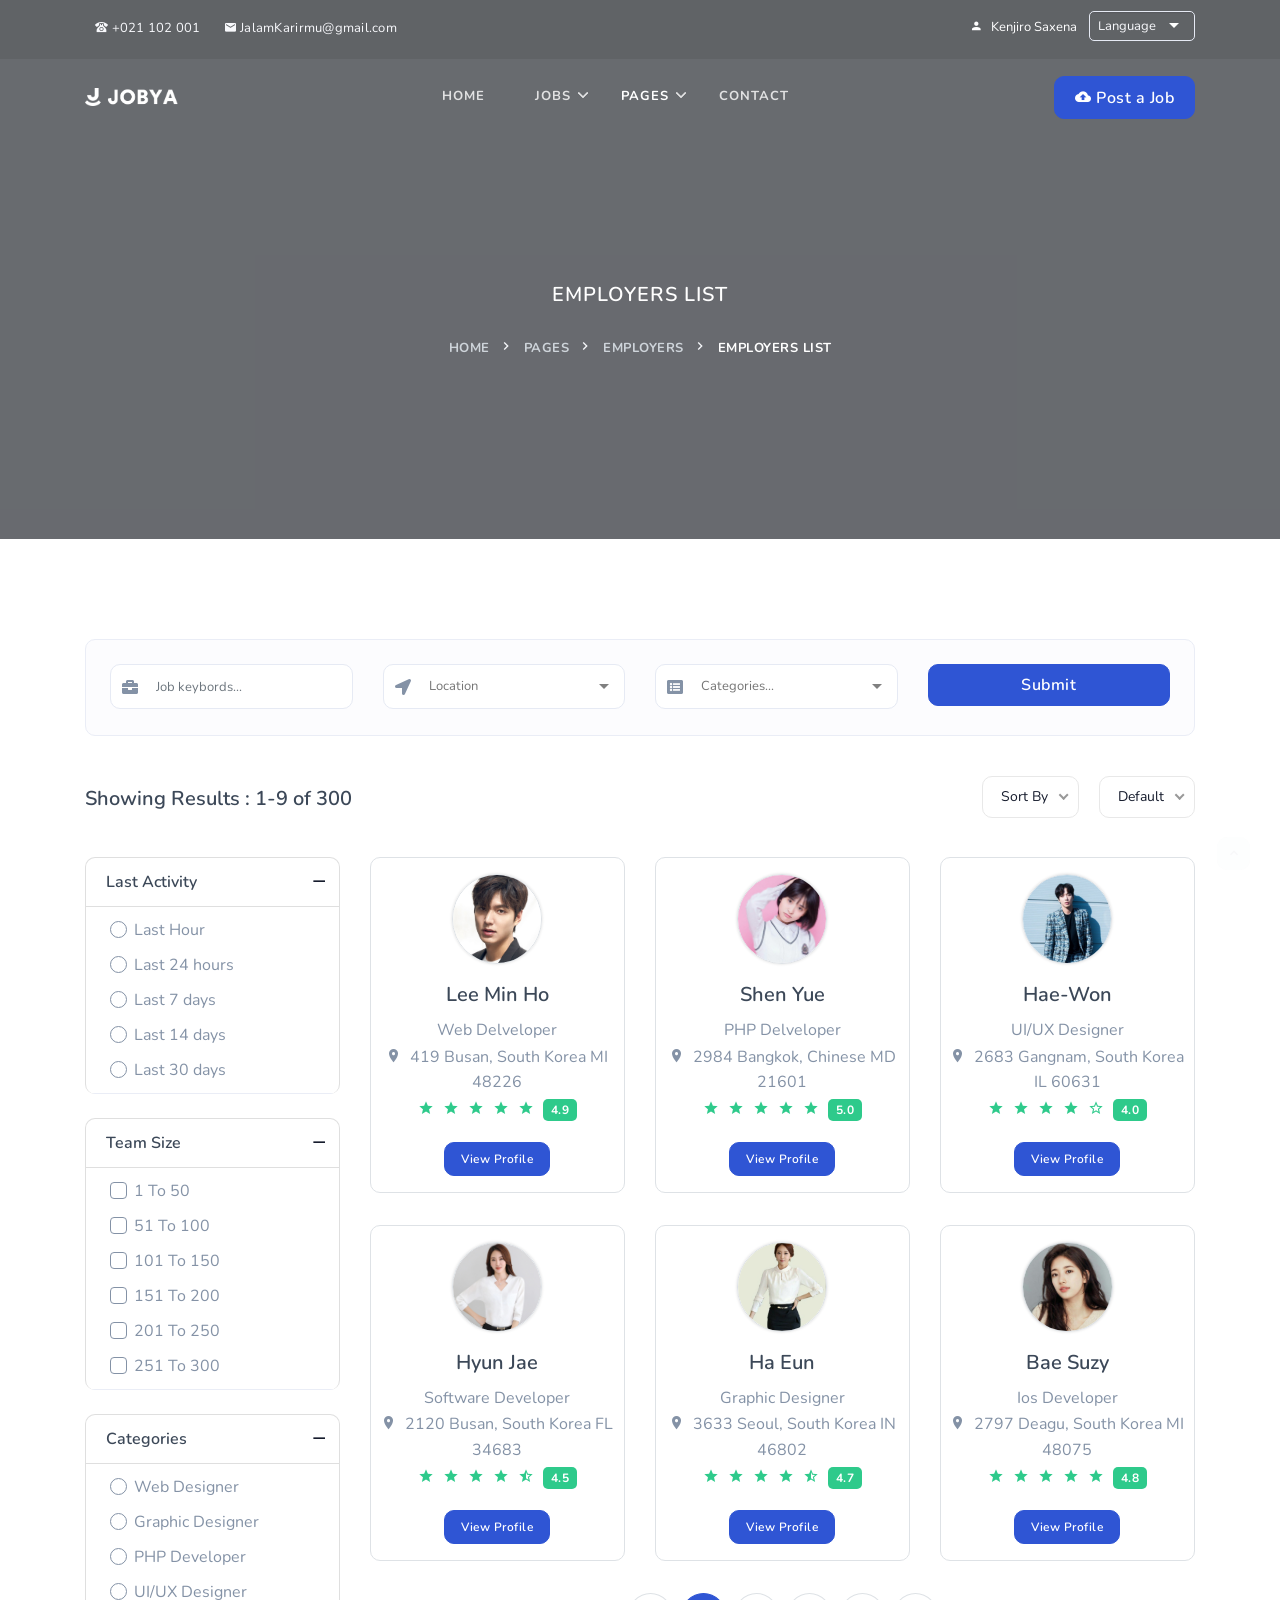
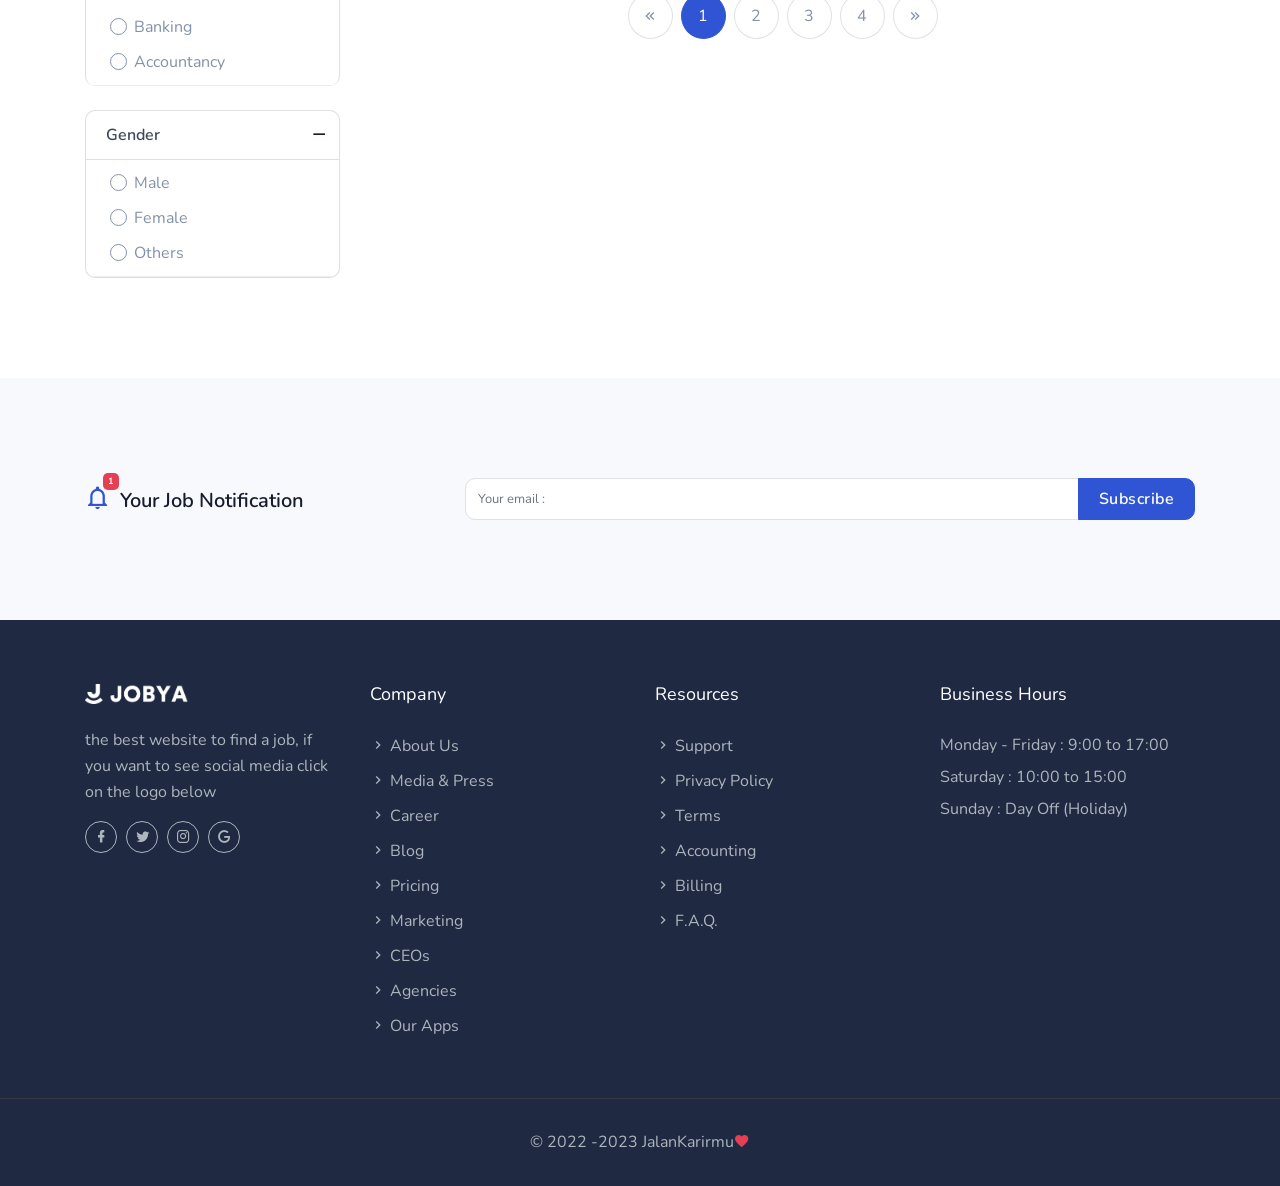
<file: HTML/employers-list.html>
<!DOCTYPE html>
<html lang="en" class="no-js">

<head>
    <meta charset="UTF-8">
    <meta name="viewport" content="width=device-width, initial-scale=1">
    <title>JalanKarirmu - The Best Website to Find a Job</title>
    <meta name="description" content="" />
    <meta name="keywords" content="" />
    <meta name="author" content="Themesdesign" />

    <link rel="shortcut icon" href="images/favicon.ico">

    <!-- Bootstrap core CSS -->
    <link rel="stylesheet" href="css/bootstrap.min.css" type="text/css">

    <!--Material Icon -->
    <link rel="stylesheet" type="text/css" href="css/materialdesignicons.min.css" />

    <link rel="stylesheet" type="text/css" href="css/fontawesome.css" />

    <!-- selectize css -->
    <link rel="stylesheet" type="text/css" href="css/selectize.css" />

    <link rel="stylesheet" type="text/css" href="css/nice-select.css" />

    <!-- Custom  Css -->
    <link rel="stylesheet" type="text/css" href="css/style.css" />

</head>

<body>
    <!-- Loader -->
    <div id="preloader">
        <div id="status">
            <div class="spinner">
                <div class="double-bounce1"></div>
                <div class="double-bounce2"></div>
            </div>
        </div>
    </div>
    <!-- Loader -->

    <!-- Navigation Bar-->
    <header id="topnav" class="defaultscroll scroll-active">
        <!-- Tagline STart -->
        <div class="tagline">
            <div class="container">
                <div class="float-left">
                    <div class="phone">
                        <i class="mdi mdi-phone-classic"></i> +021 102 001
                    </div>
                    <div class="email">
                        <a href="#">
                            <i class="mdi mdi-email"></i> JalamKarirmu@gmail.com
                        </a>
                    </div>
                </div>
                <div class="float-right">
                    <ul class="topbar-list list-unstyled d-flex" style="margin: 11px 0px;">
                        <li class="list-inline-item"><a href="javascript:void(0);"><i class="mdi mdi-account mr-2"></i>Kenjiro Saxena</a></li>
                        <li class="list-inline-item">
                            <select id="select-lang" class="demo-default">
                                    <option value="">Language</option>
                                    <option value="4">English</option>
                                    <option value="1">Spanish</option>
                                    <option value="3">French</option>
                                    <option value="5">Indonesia</option>
                                </select>
                        </li>
                    </ul>
                </div>
                <div class="clearfix"></div>
            </div>
        </div>
        <!-- Tagline End -->

        <!-- Menu Start -->
        <div class="container">
            <!-- Logo container-->
            <div>
                <a href="index.html" class="logo">
                    <img src="images/logo-light.png" alt="" class="logo-light" height="18" />
                    <img src="images/logo-dark.png" alt="" class="logo-dark" height="18" />
                </a>
            </div>                 
            <div class="buy-button">
                <a href="post-a-job.html" class="btn btn-primary"><i class="mdi mdi-cloud-upload"></i> Post a Job</a>
            </div><!--end login button-->
            <!-- End Logo container-->
            <div class="menu-extras">
                <div class="menu-item">
                    <!-- Mobile menu toggle-->
                    <a class="navbar-toggle">
                        <div class="lines">
                            <span></span>
                            <span></span>
                            <span></span>
                        </div>
                    </a>
                    <!-- End mobile menu toggle-->
                </div>
            </div>
    
            <div id="navigation">
                <!-- Navigation Menu-->   
                <ul class="navigation-menu">
                    <li><a href="index.html">Home</a></li>
                    <li class="has-submenu">
                        <a href="javascript:void(0)">Jobs</a><span class="menu-arrow"></span>
                        <ul class="submenu">
                            <li><a href="job-list.html">Job List</a></li>
                            <li><a href="job-grid.html">Job Grid</a></li>
                            <li><a href="job-details.html">Job Details</a></li>
                            <li><a href="job-details-2.html">Job Details-2</a></li>
                        </ul>
                    </li>
    
                    <li class="has-submenu">
                        <a href="javascript:void(0)">Pages</a><span class="menu-arrow"></span>
                        <ul class="submenu">
                            <li><a href="about.html">About us</a></li>
                            <li><a href="services.html">Services</a></li>
                            <li><a href="team.html">Team</a></li>
                            <li><a href="faq.html">Faqs</a></li>
                            <li><a href="pricing.html">Pricing plans</a></li>
                            <li class="has-submenu"><a href="javascript:void(0)"> Candidates</a><span class="submenu-arrow"></span>
                                <ul class="submenu">
                                    <li><a href="candidates-listing.html">Candidates Listing</a></li>
                                    <li><a href="candidates-profile.html">Candidates Profile</a></li>
                                    <li><a href="create-resume.html">Create Resume</a></li>
                                </ul>  
                            </li>
                            <li class="has-submenu"><a href="javascript:void(0)"> Employers</a><span class="submenu-arrow"></span>
                                <ul class="submenu">
                                    <li><a href="employers-list.html">Employers List</a></li>
                                    <li><a href="company-detail.html">Company Detail</a></li>
                                </ul>  
                            </li>
                            <li class="has-submenu"><a href="javascript:void(0)"> User Pages</a><span class="submenu-arrow"></span>
                                <ul class="submenu">
                                    <li><a href="login.html">Login</a></li>
                                    <li><a href="signup.html">Signup</a></li>
                                    <li><a href="recovery_passward.html">Forgot Password</a></li>
                                </ul>  
                            </li>
                        </ul>
                    </li>
                    <li>
                        <a href="contact.html">contact</a>
                    </li>
                </ul><!--end navigation menu-->
            </div><!--end navigation-->
        </div><!--end container-->
        <!--end end-->
    </header><!--end header-->
    <!-- Navbar End -->
    
    <!-- Start home -->
    <section class="bg-half page-next-level"> 
        <div class="bg-overlay"></div>
        <div class="container">
            <div class="row justify-content-center">
                <div class="col-md-6">
                    <div class="text-center text-white">
                        <h4 class="text-uppercase title mb-4">Employers List</h4>
                        <ul class="page-next d-inline-block mb-0">
                            <li><a href="index.html" class="text-uppercase font-weight-bold">Home</a></li>
                            <li><a href="#" class="text-uppercase font-weight-bold">Pages</a></li> 
                            <li><a href="#" class="text-uppercase font-weight-bold">Employers</a></li> 
                            <li>
                                <span class="text-uppercase text-white font-weight-bold">Employers List</span> 
                            </li> 
                        </ul>
                    </div>
                </div>
            </div>
        </div>
    </section>
    <!-- end home -->
    
    <section class="section">
        <!-- REGISTRATION-FORM START -->
        <div class="container">
            <div class="home-form-position">
                <div class="row justify-content-center">
                    <div class="col-lg-12">
                        <div class="home-registration-form bg-white job-list-grid-reg-form p-4 mb-3">
                            <form class="registration-form">
                                <div class="row">
                                    <div class="col-lg-3 col-md-6">
                                        <div class="registration-form-box">
                                            <i class="fa fa-briefcase"></i>
                                            <input type="text" id="exampleInputName1" class="form-control rounded registration-input-box" placeholder="Job keybords...">
                                        </div>
                                    </div>
                                    <div class="col-lg-3 col-md-6">
                                        <div class="registration-form-box">
                                            <i class="fa fa-location-arrow"></i>
                                            <select id="select-country" class="demo-default">
                                                <option value="">Location</option>
                                                <option value="AF">Afghanistan</option>
                                                <option value="AX">&Aring;land Islands</option>
                                                <option value="AL">Albania</option>
                                                <option value="DZ">Algeria</option>
                                                <option value="AS">American Samoa</option>
                                                <option value="AD">Andorra</option>
                                                <option value="AO">Angola</option>
                                                <option value="AI">Anguilla</option>
                                                <option value="AQ">Antarctica</option>
                                                <option value="AG">Antigua and Barbuda</option>
                                                <option value="AR">Argentina</option>
                                                <option value="AM">Armenia</option>
                                                <option value="AW">Aruba</option>
                                                <option value="AU">Australia</option>
                                                <option value="AT">Austria</option>
                                                <option value="AZ">Azerbaijan</option>
                                                <option value="BS">Bahamas</option>
                                                <option value="BH">Bahrain</option>
                                                <option value="BD">Bangladesh</option>
                                                <option value="BB">Barbados</option>
                                                <option value="BY">Belarus</option>
                                                <option value="BE">Belgium</option>
                                                <option value="BZ">Belize</option>
                                                <option value="BJ">Benin</option>
                                                <option value="BM">Bermuda</option>
                                                <option value="BT">Bhutan</option>
                                                <option value="BO">Bolivia, Plurinational State of</option>
                                                <option value="BA">Bosnia and Herzegovina</option>
                                                <option value="BW">Botswana</option>
                                                <option value="BV">Bouvet Island</option>
                                                <option value="BR">Brazil</option>
                                                <option value="IO">British Indian Ocean Territory</option>
                                                <option value="BN">Brunei Darussalam</option>
                                                <option value="BG">Bulgaria</option>
                                                <option value="BF">Burkina Faso</option>
                                                <option value="BI">Burundi</option>
                                                <option value="KH">Cambodia</option>
                                                <option value="CM">Cameroon</option>
                                                <option value="CA">Canada</option>
                                                <option value="CV">Cape Verde</option>
                                                <option value="KY">Cayman Islands</option>
                                                <option value="CF">Central African Republic</option>
                                                <option value="TD">Chad</option>
                                                <option value="CL">Chile</option>
                                                <option value="CN">China</option>
                                                <option value="CX">Christmas Island</option>
                                                <option value="CC">Cocos (Keeling) Islands</option>
                                                <option value="CO">Colombia</option>
                                                <option value="KM">Comoros</option>
                                                <option value="CG">Congo</option>
                                                <option value="CD">Congo, the Democratic Republic of the</option>
                                                <option value="CK">Cook Islands</option>
                                                <option value="CR">Costa Rica</option>
                                                <option value="CI">C&ocirc;te d'Ivoire</option>
                                                <option value="HR">Croatia</option>
                                                <option value="CU">Cuba</option>
                                                <option value="CY">Cyprus</option>
                                                <option value="CZ">Czech Republic</option>
                                                <option value="DK">Denmark</option>
                                                <option value="DJ">Djibouti</option>
                                                <option value="DM">Dominica</option>
                                                <option value="DO">Dominican Republic</option>
                                                <option value="EC">Ecuador</option>
                                                <option value="EG">Egypt</option>
                                                <option value="SV">El Salvador</option>
                                                <option value="GQ">Equatorial Guinea</option>
                                                <option value="ER">Eritrea</option>
                                                <option value="EE">Estonia</option>
                                                <option value="ET">Ethiopia</option>
                                                <option value="FK">Falkland Islands (Malvinas)</option>
                                                <option value="FO">Faroe Islands</option>
                                                <option value="FJ">Fiji</option>
                                                <option value="FI">Finland</option>
                                                <option value="FR">France</option>
                                                <option value="GF">French Guiana</option>
                                                <option value="PF">French Polynesia</option>
                                                <option value="TF">French Southern Territories</option>
                                                <option value="GA">Gabon</option>
                                                <option value="GM">Gambia</option>
                                                <option value="GE">Georgia</option>
                                                <option value="DE">Germany</option>
                                                <option value="GH">Ghana</option>
                                                <option value="GI">Gibraltar</option>
                                                <option value="GR">Greece</option>
                                                <option value="GL">Greenland</option>
                                                <option value="GD">Grenada</option>
                                                <option value="GP">Guadeloupe</option>
                                                <option value="GU">Guam</option>
                                                <option value="GT">Guatemala</option>
                                                <option value="GG">Guernsey</option>
                                                <option value="GN">Guinea</option>
                                                <option value="GW">Guinea-Bissau</option>
                                                <option value="GY">Guyana</option>
                                                <option value="HT">Haiti</option>
                                                <option value="HM">Heard Island and McDonald Islands</option>
                                                <option value="VA">Holy See (Vatican City State)</option>
                                                <option value="HN">Honduras</option>
                                                <option value="HK">Hong Kong</option>
                                                <option value="HU">Hungary</option>
                                                <option value="IS">Iceland</option>
                                                <option value="IN">India</option>
                                                <option value="ID">Indonesia</option>
                                                <option value="IR">Iran, Islamic Republic of</option>
                                                <option value="IQ">Iraq</option>
                                                <option value="IE">Ireland</option>
                                                <option value="IM">Isle of Man</option>
                                                <option value="IL">Israel</option>
                                                <option value="IT">Italy</option>
                                                <option value="JM">Jamaica</option>
                                                <option value="JP">Japan</option>
                                                <option value="JE">Jersey</option>
                                                <option value="JO">Jordan</option>
                                                <option value="KZ">Kazakhstan</option>
                                                <option value="KE">Kenya</option>
                                                <option value="KI">Kiribati</option>
                                                <option value="KP">Korea, Democratic People's Republic of</option>
                                                <option value="KR">Korea, Republic of</option>
                                                <option value="KW">Kuwait</option>
                                                <option value="KG">Kyrgyzstan</option>
                                                <option value="LA">Lao People's Democratic Republic</option>
                                                <option value="LV">Latvia</option>
                                                <option value="LB">Lebanon</option>
                                                <option value="LS">Lesotho</option>
                                                <option value="LR">Liberia</option>
                                                <option value="LY">Libyan Arab Jamahiriya</option>
                                                <option value="LI">Liechtenstein</option>
                                                <option value="LT">Lithuania</option>
                                                <option value="LU">Luxembourg</option>
                                                <option value="MO">Macao</option>
                                                <option value="MK">Macedonia, the former Yugoslav Republic of</option>
                                                <option value="MG">Madagascar</option>
                                                <option value="MW">Malawi</option>
                                                <option value="MY">Malaysia</option>
                                                <option value="MV">Maldives</option>
                                                <option value="ML">Mali</option>
                                                <option value="MT">Malta</option>
                                                <option value="MH">Marshall Islands</option>
                                                <option value="MQ">Martinique</option>
                                                <option value="MR">Mauritania</option>
                                                <option value="MU">Mauritius</option>
                                                <option value="YT">Mayotte</option>
                                                <option value="MX">Mexico</option>
                                                <option value="FM">Micronesia, Federated States of</option>
                                                <option value="MD">Moldova, Republic of</option>
                                                <option value="MC">Monaco</option>
                                                <option value="MN">Mongolia</option>
                                                <option value="ME">Montenegro</option>
                                                <option value="MS">Montserrat</option>
                                                <option value="MA">Morocco</option>
                                                <option value="MZ">Mozambique</option>
                                                <option value="MM">Myanmar</option>
                                                <option value="NA">Namibia</option>
                                                <option value="NR">Nauru</option>
                                                <option value="NP">Nepal</option>
                                                <option value="NL">Netherlands</option>
                                                <option value="AN">Netherlands Antilles</option>
                                                <option value="NC">New Caledonia</option>
                                                <option value="NZ">New Zealand</option>
                                                <option value="NI">Nicaragua</option>
                                                <option value="NE">Niger</option>
                                                <option value="NG">Nigeria</option>
                                                <option value="NU">Niue</option>
                                                <option value="NF">Norfolk Island</option>
                                                <option value="MP">Northern Mariana Islands</option>
                                                <option value="NO">Norway</option>
                                                <option value="OM">Oman</option>
                                                <option value="PK">Pakistan</option>
                                                <option value="PW">Palau</option>
                                                <option value="PS">Palestinian Territory, Occupied</option>
                                                <option value="PA">Panama</option>
                                                <option value="PG">Papua New Guinea</option>
                                                <option value="PY">Paraguay</option>
                                                <option value="PE">Peru</option>
                                                <option value="PH">Philippines</option>
                                                <option value="PN">Pitcairn</option>
                                                <option value="PL">Poland</option>
                                                <option value="PT">Portugal</option>
                                                <option value="PR">Puerto Rico</option>
                                                <option value="QA">Qatar</option>
                                                <option value="RE">R&eacute;union</option>
                                                <option value="RO">Romania</option>
                                                <option value="RU">Russian Federation</option>
                                                <option value="RW">Rwanda</option>
                                                <option value="BL">Saint Barth&eacute;lemy</option>
                                                <option value="SH">Saint Helena, Ascension and Tristan da Cunha</option>
                                                <option value="KN">Saint Kitts and Nevis</option>
                                                <option value="LC">Saint Lucia</option>
                                                <option value="MF">Saint Martin (French part)</option>
                                                <option value="PM">Saint Pierre and Miquelon</option>
                                                <option value="VC">Saint Vincent and the Grenadines</option>
                                                <option value="WS">Samoa</option>
                                                <option value="SM">San Marino</option>
                                                <option value="ST">Sao Tome and Principe</option>
                                                <option value="SA">Saudi Arabia</option>
                                                <option value="SN">Senegal</option>
                                                <option value="RS">Serbia</option>
                                                <option value="SC">Seychelles</option>
                                                <option value="SL">Sierra Leone</option>
                                                <option value="SG">Singapore</option>
                                                <option value="SK">Slovakia</option>
                                                <option value="SI">Slovenia</option>
                                                <option value="SB">Solomon Islands</option>
                                                <option value="SO">Somalia</option>
                                                <option value="ZA">South Africa</option>
                                                <option value="GS">South Georgia and the South Sandwich Islands</option>
                                                <option value="ES">Spain</option>
                                                <option value="LK">Sri Lanka</option>
                                                <option value="SD">Sudan</option>
                                                <option value="SR">Suriname</option>
                                                <option value="SJ">Svalbard and Jan Mayen</option>
                                                <option value="SZ">Swaziland</option>
                                                <option value="SE">Sweden</option>
                                                <option value="CH">Switzerland</option>
                                                <option value="SY">Syrian Arab Republic</option>
                                                <option value="TW">Taiwan, Province of China</option>
                                                <option value="TJ">Tajikistan</option>
                                                <option value="TZ">Tanzania, United Republic of</option>
                                                <option value="TH">Thailand</option>
                                                <option value="TL">Timor-Leste</option>
                                                <option value="TG">Togo</option>
                                                <option value="TK">Tokelau</option>
                                                <option value="TO">Tonga</option>
                                                <option value="TT">Trinidad and Tobago</option>
                                                <option value="TN">Tunisia</option>
                                                <option value="TR">Turkey</option>
                                                <option value="TM">Turkmenistan</option>
                                                <option value="TC">Turks and Caicos Islands</option>
                                                <option value="TV">Tuvalu</option>
                                                <option value="UG">Uganda</option>
                                                <option value="UA">Ukraine</option>
                                                <option value="AE">United Arab Emirates</option>
                                                <option value="GB">United Kingdom</option>
                                                <option value="US">United States</option>
                                                <option value="UM">United States Minor Outlying Islands</option>
                                                <option value="UY">Uruguay</option>
                                                <option value="UZ">Uzbekistan</option>
                                                <option value="VU">Vanuatu</option>
                                                <option value="VE">Venezuela, Bolivarian Republic of</option>
                                                <option value="VN">Viet Nam</option>
                                                <option value="VG">Virgin Islands, British</option>
                                                <option value="VI">Virgin Islands, U.S.</option>
                                                <option value="WF">Wallis and Futuna</option>
                                                <option value="EH">Western Sahara</option>
                                                <option value="YE">Yemen</option>
                                                <option value="ZM">Zambia</option>
                                                <option value="ZW">Zimbabwe</option>
                                            </select>
                                        </div>
                                    </div>
                                    <div class="col-lg-3 col-md-6">
                                        <div class="registration-form-box">
                                            <i class="fa fa-list-alt"></i>
                                            <select id="select-category" class="demo-default">
                                                <option value="">Categories...</option>
                                                <option value="4">Accounting</option>
                                                <option value="1">IT & Software</option>
                                                <option value="3">Marketing</option>
                                                <option value="5">Banking</option>
                                            </select>
                                        </div>
                                    </div>
                                    <div class="col-lg-3 col-md-6">
                                        <div class="registration-form-box">
                                            <input type="submit" id="submit" name="send" class="submitBnt btn btn-primary btn-block" value="Submit">
                                        </div>
                                    </div>
                                </div>
                            </form>
                        </div>
                    </div>
                </div>
            </div>
        </div>
        <!-- REGISTRATION-FORM END -->

        <div class="container">
            <div class="row align-items-center">
                <div class="col-lg-12">
                    <div class="show-results mt-4">
                        <div class="float-left">
                            <h5 class="text-dark mb-0 pt-2">Showing  Results : 1-9 of 300</h5>
                        </div>
                        <div class="sort-button float-right">
                            <ul class="list-inline mb-0">
                                <li class="list-inline-item mb-0 mr-3">
                                    <select class="nice-select rounded">
                                        <option data-display="Sort By">Nothing</option>
                                        <option value="1">Web Developer</option>
                                        <option value="2">PHP Developer</option>
                                        <option value="3">Web Designer</option>
                                    </select>
                                </li>

                                <li class="list-inline-item">
                                    <select class="nice-select rounded">
                                        <option data-display="Default">Nothing</option>
                                        <option value="1">Web Developer</option>
                                        <option value="2">PHP Developer</option>
                                        <option value="3">Web Designer</option>
                                    </select>
                                </li>
                            </ul>
                        </div>
                    </div>
                </div>
            </div>

            <div class="row">
                <div class="col-lg-3 col-md-4 pt-2">
                    <div class="left-sidebar">
                        <div class="accordion" id="accordionExample">
                            <div class="card mt-4 rounded border-bottom-0">
                                <a data-toggle="collapse" href="#collapseOne" class="job-list" aria-expanded="true" aria-controls="collapseOne">
                                    <div class="card-header" id="headingOne">
                                        <h6 class="mb-0 text-dark">Last Activity</h6>
                                    </div>
                                </a>
                                <div id="collapseOne" class="collapse show" aria-labelledby="headingOne">
                                    <div class="card-body p-0">
                                        <div class="custom-control custom-radio">
                                            <input type="radio" id="customRadio1" name="customRadio" class="custom-control-input">
                                            <label class="custom-control-label ml-1 text-muted" for="customRadio1">Last Hour</label>
                                        </div>

                                        <div class="custom-control custom-radio">
                                            <input type="radio" id="customRadio2" name="customRadio" class="custom-control-input">
                                            <label class="custom-control-label ml-1 text-muted" for="customRadio2">Last 24 hours</label>
                                        </div>

                                        <div class="custom-control custom-radio">
                                            <input type="radio" id="customRadio3" name="customRadio" class="custom-control-input">
                                            <label class="custom-control-label ml-1 text-muted" for="customRadio3">Last 7 days</label>
                                        </div>

                                        <div class="custom-control custom-radio">
                                            <input type="radio" id="customRadio4" name="customRadio" class="custom-control-input">
                                            <label class="custom-control-label ml-1 text-muted" for="customRadio4">Last 14 days</label>
                                        </div>

                                        <div class="custom-control custom-radio">
                                            <input type="radio" id="customRadio5" name="customRadio" class="custom-control-input">
                                            <label class="custom-control-label ml-1 text-muted" for="customRadio5">Last 30 days</label>
                                        </div>
                                    </div>
                                </div>
                            </div>
                            <!-- collapse one end -->
                            <div class="card mt-4 rounded border-bottom-0">
                                <a data-toggle="collapse" href="#collapsetwo" class="job-list" aria-expanded="true" aria-controls="collapsetwo">
                                    <div class="card-header" id="headingtwo">
                                        <h6 class="mb-0 text-dark">Team Size</h6>
                                    </div>
                                </a>
                                <div id="collapsetwo" class="collapse show" aria-labelledby="headingtwo">
                                    <div class="card-body p-0">
                                        <div class="custom-control custom-checkbox">
                                            <input type="checkbox" class="custom-control-input" id="customCheck7">
                                            <label class="custom-control-label ml-1 text-muted" for="customCheck7">1 To 50</label>
                                        </div>

                                        <div class="custom-control custom-checkbox">
                                            <input type="checkbox" class="custom-control-input" id="customCheck8">
                                            <label class="custom-control-label ml-1 text-muted" for="customCheck8">51 To 100</label>
                                        </div>

                                        <div class="custom-control custom-checkbox">
                                            <input type="checkbox" class="custom-control-input" id="customCheck3">
                                            <label class="custom-control-label ml-1 text-muted" for="customCheck3">101 To 150</label>
                                        </div>

                                        <div class="custom-control custom-checkbox">
                                            <input type="checkbox" class="custom-control-input" id="customCheck4">
                                            <label class="custom-control-label ml-1 text-muted" for="customCheck4">151 To 200</label>
                                        </div>

                                        <div class="custom-control custom-checkbox">
                                            <input type="checkbox" class="custom-control-input" id="customCheck5">
                                            <label class="custom-control-label ml-1 text-muted" for="customCheck5">201 To 250</label>
                                        </div>

                                        <div class="custom-control custom-checkbox">
                                            <input type="checkbox" class="custom-control-input" id="customCheck6">
                                            <label class="custom-control-label ml-1 text-muted" for="customCheck6">251 To 300</label>
                                        </div>
                                    </div>
                                </div>
                            </div>
                            <!-- collapse one end -->
                            <div class="card mt-4 rounded border-bottom-0">
                                <a data-toggle="collapse" href="#collapsethree" class="job-list" aria-expanded="true" aria-controls="collapsethree">
                                    <div class="card-header" id="headingthree">
                                        <h6 class="mb-0 text-dark">Categories</h6>
                                    </div>
                                </a>
                                <div id="collapsethree" class="collapse show" aria-labelledby="headingthree">
                                    <div class="card-body p-0">
                                        <div class="custom-control custom-radio">
                                            <input type="radio" id="customRadio7" name="customRadio1" class="custom-control-input">
                                            <label class="custom-control-label ml-1 text-muted" for="customRadio7">Web Designer</label>
                                        </div>

                                        <div class="custom-control custom-radio">
                                            <input type="radio" id="customRadio8" name="customRadio1" class="custom-control-input">
                                            <label class="custom-control-label ml-1 text-muted" for="customRadio8">Graphic Designer</label>
                                        </div>

                                        <div class="custom-control custom-radio">
                                            <input type="radio" id="customRadio9" name="customRadio1" class="custom-control-input">
                                            <label class="custom-control-label ml-1 text-muted" for="customRadio9">PHP Developer</label>
                                        </div>

                                        <div class="custom-control custom-radio">
                                            <input type="radio" id="customRadio10" name="customRadio1" class="custom-control-input">
                                            <label class="custom-control-label ml-1 text-muted" for="customRadio10">UI/UX Designer</label>
                                        </div>

                                        <div class="custom-control custom-radio">
                                            <input type="radio" id="customRadio11" name="customRadio1" class="custom-control-input">
                                            <label class="custom-control-label ml-1 text-muted" for="customRadio11">Banking</label>
                                        </div>

                                        <div class="custom-control custom-radio">
                                            <input type="radio" id="customRadio12" name="customRadio1" class="custom-control-input">
                                            <label class="custom-control-label ml-1 text-muted" for="customRadio12">Accountancy</label>
                                        </div>
                                    </div>
                                </div>
                            </div>
                            
                            <div class="card rounded mt-4">
                                <a data-toggle="collapse" href="#collapsefour" class="job-list" aria-expanded="true" aria-controls="collapsefour">
                                    <div class="card-header" id="headingfour">
                                        <h6 class="mb-0 text-dark">Gender</h6>
                                    </div>
                                </a>
                                <div id="collapsefour" class="collapse show" aria-labelledby="headingfour">
                                    <div class="card-body p-0">
                                        <div class="custom-control custom-radio">
                                            <input type="radio" id="customRadio13" name="customRadio3" class="custom-control-input">
                                            <label class="custom-control-label ml-1 text-muted" for="customRadio13">Male</label>
                                        </div>

                                        <div class="custom-control custom-radio">
                                            <input type="radio" id="customRadio14" name="customRadio3" class="custom-control-input">
                                            <label class="custom-control-label ml-1 text-muted" for="customRadio14">Female</label>
                                        </div>

                                        <div class="custom-control custom-radio">
                                            <input type="radio" id="customRadio15" name="customRadio3" class="custom-control-input">
                                            <label class="custom-control-label ml-1 text-muted" for="customRadio15">Others</label>
                                        </div>
                                    </div>
                                </div>
                            </div>
                            <!-- collapse one end -->
                        </div>
                    </div>
                </div>

                <div class="col-lg-9 col-md-8">
                    <div class="row">
                        <div class="col-lg-4 col-md-6 mt-4 pt-2">
                            <div class="employers-list position-relative pb-3 pt-3 pl-2 pr-2 border rounded">
                                <img src="../HTML/images/new/5.jpg" alt="" class="mx-auto d-block shadow border rounded-circle" height="90">
                                <div class="grid-list-desc text-center mt-3">
                                    <h5 class="mb-2"><a href="#" class="text-dark name">Lee Min Ho</a></h5>
                                    <p class="text-muted mb-0">Web Delveloper</p>
                                    <p class="text-muted mb-0"><i class="mdi mdi-map-marker mr-2"></i>419 Busan, South Korea MI 48226</p>
                                    <ul class="employers-icons list-inline mb-1">
                                        <li class="list-inline-item"><a href="#" class="text-success"><i class="mdi mdi-star"></i></a></li>
                                        <li class="list-inline-item"><a href="#" class="text-success"><i class="mdi mdi-star"></i></a></li>
                                        <li class="list-inline-item"><a href="#" class="text-success"><i class="mdi mdi-star"></i></a></li>
                                        <li class="list-inline-item"><a href="#" class="text-success"><i class="mdi mdi-star"></i></a></li>
                                        <li class="list-inline-item"><a href="#" class="text-success"><i class="mdi mdi-star"></i></a></li>
                                        <li class="list-inline-item badge badge-success text-white">4.9</li>
                                    </ul>
                                </div>
                                <div class="apply-button text-center mt-3">
                                    <a href="#" class="btn btn-primary btn-sm">View Profile</a>
                                </div>
                                <div class="fav-collection fav-icon">
                                    <i class="mdi mdi-heart" title="Collect Now"></i>
                                </div>
                            </div>
                        </div>

                        <div class="col-lg-4 col-md-6 mt-4 pt-2">
                            <div class="employers-list position-relative pb-3 pt-3 pl-2 pr-2 border rounded">
                                <img src="../HTML/images/new/6.jpg" alt="" class="mx-auto d-block shadow border rounded-circle" height="90">
                                <div class="grid-list-desc text-center mt-3">
                                    <h5 class="mb-2"><a href="#" class="text-dark name">Shen Yue</a></h5>
                                    <p class="text-muted mb-0">PHP Delveloper</p>
                                    <p class="text-muted mb-0"><i class="mdi mdi-map-marker mr-2"></i>2984 Bangkok, Chinese MD 21601</p>
                                    <ul class="employers-icons list-inline mb-1">
                                        <li class="list-inline-item"><a href="#" class="text-success"><i class="mdi mdi-star"></i></a></li>
                                        <li class="list-inline-item"><a href="#" class="text-success"><i class="mdi mdi-star"></i></a></li>
                                        <li class="list-inline-item"><a href="#" class="text-success"><i class="mdi mdi-star"></i></a></li>
                                        <li class="list-inline-item"><a href="#" class="text-success"><i class="mdi mdi-star"></i></a></li>
                                        <li class="list-inline-item"><a href="#" class="text-success"><i class="mdi mdi-star"></i></a></li>
                                        <li class="list-inline-item badge badge-success text-white">5.0</li>
                                    </ul>
                                </div>
                                <div class="apply-button text-center mt-3">
                                    <a href="#" class="btn btn-primary btn-sm">View Profile</a>
                                </div>
                                <div class="fav-collection fav-icon">
                                    <i class="mdi mdi-heart" title="Collect Now"></i>
                                </div>
                            </div>
                        </div>

                        <div class="col-lg-4 col-md-6 mt-4 pt-2">
                            <div class="employers-list position-relative pb-3 pt-3 pl-2 pr-2 border rounded">
                                <img src="../HTML/images/new/4.jpg" alt="" class="mx-auto d-block shadow border rounded-circle" height="90">
                                <div class="grid-list-desc text-center mt-3">
                                    <h5 class="mb-2"><a href="#" class="text-dark name">Hae-Won</a></h5>
                                    <p class="text-muted mb-0">UI/UX Designer</p>
                                    <p class="text-muted mb-0"><i class="mdi mdi-map-marker mr-2"></i>2683 Gangnam, South Korea IL 60631</p>
                                    <ul class="employers-icons list-inline mb-1">
                                        <li class="list-inline-item"><a href="#" class="text-success"><i class="mdi mdi-star"></i></a></li>
                                        <li class="list-inline-item"><a href="#" class="text-success"><i class="mdi mdi-star"></i></a></li>
                                        <li class="list-inline-item"><a href="#" class="text-success"><i class="mdi mdi-star"></i></a></li>
                                        <li class="list-inline-item"><a href="#" class="text-success"><i class="mdi mdi-star"></i></a></li>
                                        <li class="list-inline-item"><a href="#" class="text-success"><i class="mdi mdi-star-outline"></i></a></li>
                                        <li class="list-inline-item badge badge-success text-white">4.0</li>
                                    </ul>
                                </div>
                                <div class="apply-button text-center mt-3">
                                    <a href="#" class="btn btn-primary btn-sm">View Profile</a>
                                </div>
                                <div class="fav-collection fav-icon">
                                    <i class="mdi mdi-heart" title="Collect Now"></i>
                                </div>
                            </div>
                        </div>

                        <div class="col-lg-4 col-md-6 mt-4 pt-2">
                            <div class="employers-list position-relative pb-3 pt-3 pl-2 pr-2 border rounded">
                                <img src="../HTML/images/new/1.jpg" alt="" class="mx-auto d-block shadow border rounded-circle" height="90">
                                <div class="grid-list-desc text-center mt-3">
                                    <h5 class="mb-2"><a href="#" class="text-dark name">Hyun Jae</a></h5>
                                    <p class="text-muted mb-0">Software Developer</p>
                                    <p class="text-muted mb-0"><i class="mdi mdi-map-marker mr-2"></i>2120 Busan, South Korea FL 34683</p>
                                    <ul class="employers-icons list-inline mb-1">
                                        <li class="list-inline-item"><a href="#" class="text-success"><i class="mdi mdi-star"></i></a></li>
                                        <li class="list-inline-item"><a href="#" class="text-success"><i class="mdi mdi-star"></i></a></li>
                                        <li class="list-inline-item"><a href="#" class="text-success"><i class="mdi mdi-star"></i></a></li>
                                        <li class="list-inline-item"><a href="#" class="text-success"><i class="mdi mdi-star"></i></a></li>
                                        <li class="list-inline-item"><a href="#" class="text-success"><i class="mdi mdi-star-half"></i></a></li>
                                        <li class="list-inline-item badge badge-success text-white">4.5</li>
                                    </ul>
                                </div>
                                <div class="apply-button text-center mt-3">
                                    <a href="#" class="btn btn-primary btn-sm">View Profile</a>
                                </div>
                                <div class="fav-collection fav-icon">
                                    <i class="mdi mdi-heart" title="Collect Now"></i>
                                </div>
                            </div>
                        </div>

                        <div class="col-lg-4 col-md-6 mt-4 pt-2">
                            <div class="employers-list position-relative pb-3 pt-3 pl-2 pr-2 border rounded">
                                <img src="../HTML/images/new/2.jpg" alt="" class="mx-auto d-block shadow border rounded-circle" height="90">
                                <div class="grid-list-desc text-center mt-3">
                                    <h5 class="mb-2"><a href="#" class="text-dark name">Ha Eun</a></h5>
                                    <p class="text-muted mb-0">Graphic Designer</p>
                                    <p class="text-muted mb-0"><i class="mdi mdi-map-marker mr-2"></i>3633 Seoul, South Korea IN 46802</p>
                                    <ul class="employers-icons list-inline mb-1">
                                        <li class="list-inline-item"><a href="#" class="text-success"><i class="mdi mdi-star"></i></a></li>
                                        <li class="list-inline-item"><a href="#" class="text-success"><i class="mdi mdi-star"></i></a></li>
                                        <li class="list-inline-item"><a href="#" class="text-success"><i class="mdi mdi-star"></i></a></li>
                                        <li class="list-inline-item"><a href="#" class="text-success"><i class="mdi mdi-star"></i></a></li>
                                        <li class="list-inline-item"><a href="#" class="text-success"><i class="mdi mdi-star-half"></i></a></li>
                                        <li class="list-inline-item badge badge-success text-white">4.7</li>
                                    </ul>
                                </div>
                                <div class="apply-button text-center mt-3">
                                    <a href="#" class="btn btn-primary btn-sm">View Profile</a>
                                </div>
                                <div class="fav-collection fav-icon">
                                    <i class="mdi mdi-heart" title="Collect Now"></i>
                                </div>
                            </div>
                        </div>

                        <div class="col-lg-4 col-md-6 mt-4 pt-2">
                            <div class="employers-list position-relative pb-3 pt-3 pl-2 pr-2 border rounded">
                                <img src="../HTML/images/new/7.jpg" alt="" class="mx-auto d-block shadow border rounded-circle" height="90">
                                <div class="grid-list-desc text-center mt-3">
                                    <h5 class="mb-2"><a href="#" class="text-dark name">Bae Suzy</a></h5>
                                    <p class="text-muted mb-0">Ios Developer</p>
                                    <p class="text-muted mb-0"><i class="mdi mdi-map-marker mr-2"></i>2797 Deagu, South Korea MI 48075</p>
                                    <ul class="employers-icons list-inline mb-1">
                                        <li class="list-inline-item"><a href="#" class="text-success"><i class="mdi mdi-star"></i></a></li>
                                        <li class="list-inline-item"><a href="#" class="text-success"><i class="mdi mdi-star"></i></a></li>
                                        <li class="list-inline-item"><a href="#" class="text-success"><i class="mdi mdi-star"></i></a></li>
                                        <li class="list-inline-item"><a href="#" class="text-success"><i class="mdi mdi-star"></i></a></li>
                                        <li class="list-inline-item"><a href="#" class="text-success"><i class="mdi mdi-star"></i></a></li>
                                        <li class="list-inline-item badge badge-success text-white">4.8</li>
                                    </ul>
                                </div>
                                <div class="apply-button text-center mt-3">
                                    <a href="#" class="btn btn-primary btn-sm">View Profile</a>
                                </div>
                                <div class="fav-collection fav-icon">
                                    <i class="mdi mdi-heart" title="Collect Now"></i>
                                </div>
                            </div>
                        </div>

                        <div class="col-lg-12 mt-4 pt-2">
                            <nav aria-label="Page navigation example">
                                <ul class="pagination job-pagination mb-0 justify-content-center">
                                    <li class="page-item disabled">
                                        <a class="page-link" href="#" tabindex="-1" aria-disabled="true">
                                            <i class="mdi mdi-chevron-double-left"></i>
                                        </a>
                                    </li>
                                    <li class="page-item active"><a class="page-link" href="#">1</a></li>
                                    <li class="page-item"><a class="page-link" href="#">2</a></li>
                                    <li class="page-item"><a class="page-link" href="#">3</a></li>
                                    <li class="page-item"><a class="page-link" href="#">4</a></li>
                                    <li class="page-item">
                                        <a class="page-link" href="#">
                                            <i class="mdi mdi-chevron-double-right"></i>
                                        </a>
                                    </li>
                                </ul>
                            </nav>
                        </div>
                    </div>
                </div>
            </div>
        </div>
    </section>

    <!-- subscribe start -->
    <section class="section bg-light">
        <div class="container">
            <div class="row">
                <div class="col-lg-4 col-md-5">
                    <div class="float-left position-relative notification-icon mr-2">
                        <i class="mdi mdi-bell-outline text-primary"></i>
                        <span class="badge badge-pill badge-danger">1</span>
                    </div>
                    <h5 class="mt-2 mb-0">Your Job Notification</h5>
                </div>
                <div class="col-lg-8 col-md-7 mt-4 mt-sm-0">
                    <form>
                        <div class="form-group mb-0">
                            <div class="input-group mb-0">
                                <input name="email" id="email" type="email" class="form-control" placeholder="Your email :" required="" aria-describedby="newssubscribebtn">
                                <div class="input-group-append">
                                    <button class="btn btn-primary submitBnt" type="submit" id="newssubscribebtn">Subscribe</button>
                                </div>
                            </div>
                        </div>
                    </form>
                </div>
            </div>
        </div>
    </section>
    <!-- subscribe end -->

    <!-- footer start -->
    <footer class="footer">
        <div class="container">
            <div class="row">
                <div class="col-lg-3 col-12 mb-0 mb-md-4 pb-0 pb-md-2">
                    <a href="javascript:void(0)"><img src="images/logo-light.png" height="20" alt=""></a>
                    <p class="mt-4">the best website to find a job, if you want to see social media click on the logo below</p>
                    <ul class="social-icon social list-inline mb-0">
                        <li class="list-inline-item"><a href="#" class="rounded"><i class="mdi mdi-facebook"></i></a></li>
                        <li class="list-inline-item"><a href="#" class="rounded"><i class="mdi mdi-twitter"></i></a></li>
                        <li class="list-inline-item"><a href="#" class="rounded"><i class="mdi mdi-instagram"></i></a></li>
                        <li class="list-inline-item"><a href="#" class="rounded"><i class="mdi mdi-google"></i></a></li>
                    </ul>
                </div>
                <div class="col-lg-3 col-md-4 col-12 mt-4 mt-sm-0 pt-2 pt-sm-0">
                    <p class="text-white mb-4 footer-list-title">Company</p>
                    <ul class="list-unstyled footer-list">
                        <li><a href="#" class="text-foot"><i class="mdi mdi-chevron-right"></i> About Us</a></li>
                        <li><a href="#" class="text-foot"><i class="mdi mdi-chevron-right"></i> Media & Press</a></li>
                        <li><a href="#" class="text-foot"><i class="mdi mdi-chevron-right"></i> Career</a></li>
                        <li><a href="#" class="text-foot"><i class="mdi mdi-chevron-right"></i> Blog</a></li>
                        <li><a href="#" class="text-foot"><i class="mdi mdi-chevron-right"></i> Pricing</a></li>
                        <li><a href="#" class="text-foot"><i class="mdi mdi-chevron-right"></i> Marketing</a></li>
                        <li><a href="#" class="text-foot"><i class="mdi mdi-chevron-right"></i> CEOs </a></li>
                        <li><a href="#" class="text-foot"><i class="mdi mdi-chevron-right"></i> Agencies</a></li>
                        <li><a href="#" class="text-foot"><i class="mdi mdi-chevron-right"></i> Our Apps</a></li>
                    </ul>
                </div>
                <div class="col-lg-3 col-md-4 col-12 mt-4 mt-sm-0 pt-2 pt-sm-0">
                    <p class="text-white mb-4 footer-list-title">Resources</p>
                    <ul class="list-unstyled footer-list">
                        <li><a href="#" class="text-foot"><i class="mdi mdi-chevron-right"></i> Support</a></li>
                        <li><a href="#" class="text-foot"><i class="mdi mdi-chevron-right"></i> Privacy Policy</a></li>
                        <li><a href="#" class="text-foot"><i class="mdi mdi-chevron-right"></i> Terms</a></li>
                        <li><a href="#" class="text-foot"><i class="mdi mdi-chevron-right"></i> Accounting </a></li>
                        <li><a href="#" class="text-foot"><i class="mdi mdi-chevron-right"></i> Billing</a></li>
                        <li><a href="#" class="text-foot"><i class="mdi mdi-chevron-right"></i> F.A.Q.</a></li>
                    </ul>
                </div>
            
                <div class="col-lg-3 col-md-4 col-12 mt-4 mt-sm-0 pt-2 pt-sm-0">
                    <p class="text-white mb-4 footer-list-title">Business Hours</p>
                    <ul class="list-unstyled text-foot mt-4 mb-0">
                        <li>Monday - Friday : 9:00 to 17:00</li>
                        <li class="mt-2">Saturday : 10:00 to 15:00</li>
                        <li class="mt-2">Sunday : Day Off (Holiday)</li>
                    </ul>
                </div>
            </div>
        </div>
    </footer>
    <!-- footer end -->
    <hr>
    <footer class="footer footer-bar">
        <div class="container text-center">
            <div class="row justify-content-center">
                <div class="col-12">
                    <div class="">
                        <p class="mb-0">© 2022 -2023 JalanKarirmu<i class="mdi mdi-heart text-danger"></i></p>
                    </div>
                </div>
            </div>
        </div><!--end container-->
    </footer><!--end footer-->
    <!-- Footer End -->

    <!-- Back to top -->
    <a href="#" class="back-to-top rounded text-center" id="back-to-top"> 
        <i class="mdi mdi-chevron-up d-block"> </i> 
    </a>
    <!-- Back to top -->

    <!-- javascript -->
    <script src="js/jquery.min.js"></script>
    <script src="js/bootstrap.bundle.min.js"></script>
    <script src="js/jquery.easing.min.js"></script>
    <script src="js/plugins.js"></script>

    <!-- selectize js -->
    <script src="js/selectize.min.js"></script>

    <script src="js/jquery.nice-select.min.js"></script>

    <script src="js/app.js"></script>

</body>
</html>
</file>
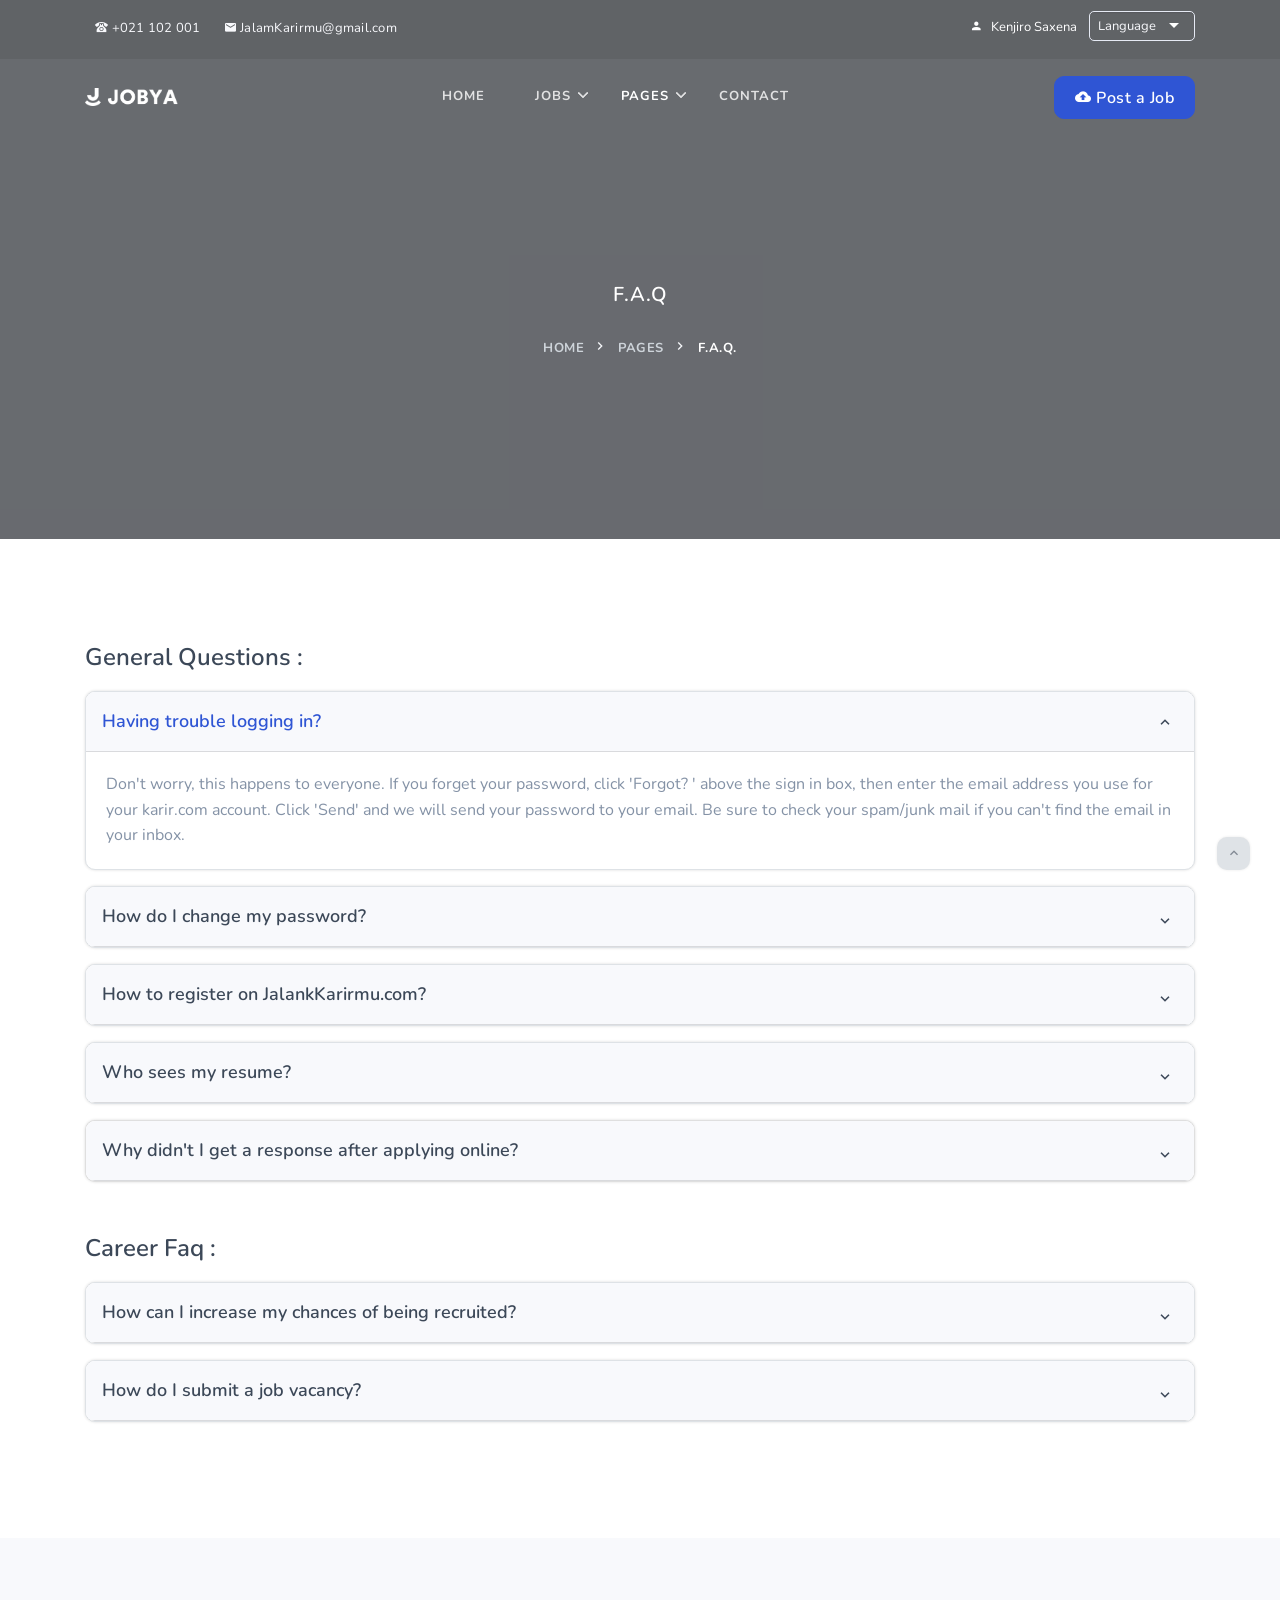
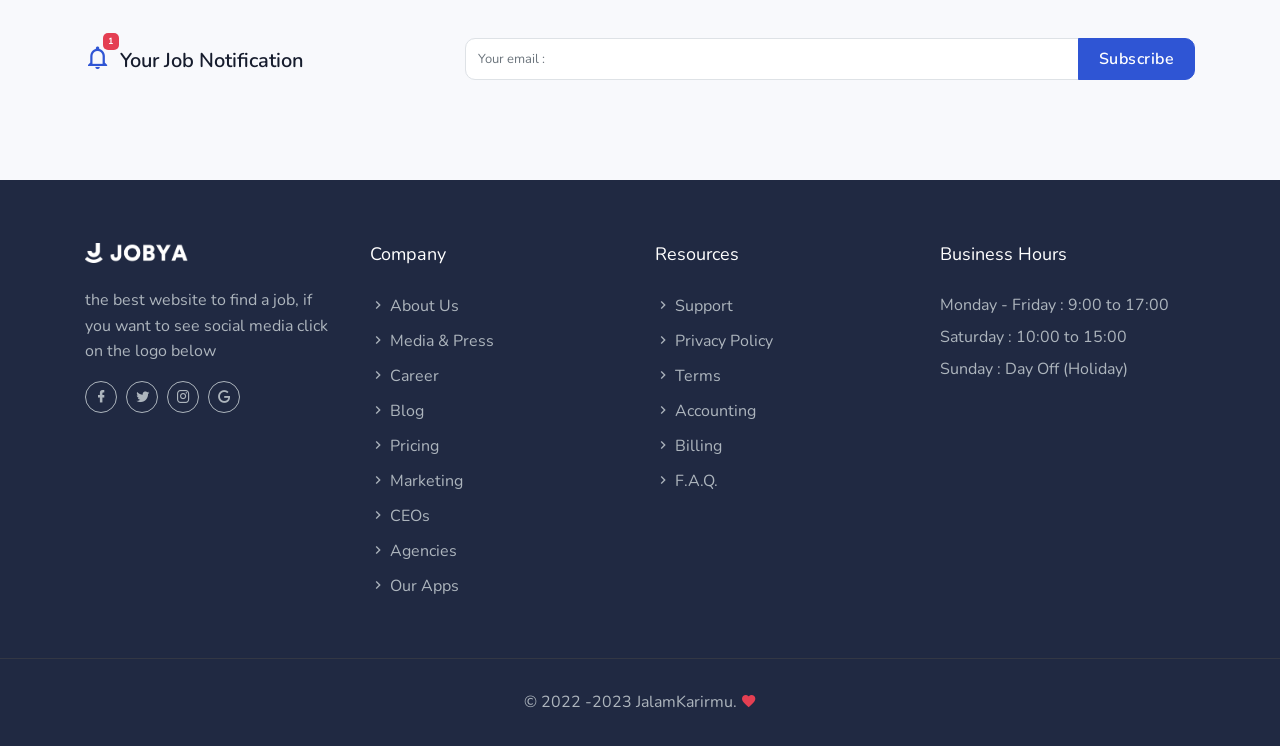
<file: HTML/faq.html>
<!DOCTYPE html>
<html lang="en" class="no-js">

<head>
    <meta charset="UTF-8">
    <meta name="viewport" content="width=device-width, initial-scale=1">
    <title>JalanKarirmu - The Best Website to Find a Job</title>
    <meta name="description" content="" />
    <meta name="keywords" content="" />
    <meta name="author" content="Themesdesign" />

    <link rel="shortcut icon" href="images/favicon.ico">

    <!-- Bootstrap core CSS -->
    <link rel="stylesheet" href="css/bootstrap.min.css" type="text/css">

    <!--Material Icon -->
    <link rel="stylesheet" type="text/css" href="css/materialdesignicons.min.css" />

    <link rel="stylesheet" type="text/css" href="css/fontawesome.css" />

    <!-- selectize css -->
    <link rel="stylesheet" type="text/css" href="css/selectize.css" />

    <link rel="stylesheet" type="text/css" href="css/nice-select.css" />

    <!-- Custom  Css -->
    <link rel="stylesheet" type="text/css" href="css/style.css" />

</head>

<body>
    <!-- Loader -->
    <div id="preloader">
        <div id="status">
            <div class="spinner">
                <div class="double-bounce1"></div>
                <div class="double-bounce2"></div>
            </div>
        </div>
    </div>
    <!-- Loader -->

    <!-- Navigation Bar-->
    <header id="topnav" class="defaultscroll scroll-active">
        <!-- Tagline STart -->
        <div class="tagline">
            <div class="container">
                <div class="float-left">
                    <div class="phone">
                        <i class="mdi mdi-phone-classic"></i> +021 102 001
                    </div>
                    <div class="email">
                        <a href="#">
                            <i class="mdi mdi-email"></i> JalamKarirmu@gmail.com
                        </a>
                    </div>
                </div>
                <div class="float-right">
                    <ul class="topbar-list list-unstyled d-flex" style="margin: 11px 0px;">
                        <li class="list-inline-item"><a href="javascript:void(0);"><i class="mdi mdi-account mr-2"></i>Kenjiro Saxena</a></li>
                        <li class="list-inline-item">
                            <select id="select-lang" class="demo-default">
                                    <option value="">Language</option>
                                    <option value="4">English</option>
                                    <option value="1">Spanish</option>
                                    <option value="3">French</option>
                                    <option value="5">Indonesia</option>
                                </select>
                        </li>
                    </ul>
                </div>
                <div class="clearfix"></div>
            </div>
        </div>
        <!-- Tagline End -->

        <!-- Menu Start -->
        <div class="container">
            <!-- Logo container-->
            <div>
                <a href="index.html" class="logo">
                    <img src="images/logo-light.png" alt="" class="logo-light" height="18" />
                    <img src="images/logo-dark.png" alt="" class="logo-dark" height="18" />
                </a>
            </div>                 
            <div class="buy-button">
                <a href="post-a-job.html" class="btn btn-primary"><i class="mdi mdi-cloud-upload"></i> Post a Job</a>
            </div><!--end login button-->
            <!-- End Logo container-->
            <div class="menu-extras">
                <div class="menu-item">
                    <!-- Mobile menu toggle-->
                    <a class="navbar-toggle">
                        <div class="lines">
                            <span></span>
                            <span></span>
                            <span></span>
                        </div>
                    </a>
                    <!-- End mobile menu toggle-->
                </div>
            </div>
    
            <div id="navigation">
                <!-- Navigation Menu-->   
                <ul class="navigation-menu">
                    <li><a href="index.html">Home</a></li>
                    <li class="has-submenu">
                        <a href="javascript:void(0)">Jobs</a><span class="menu-arrow"></span>
                        <ul class="submenu">
                            <li><a href="job-list.html">Job List</a></li>
                            <li><a href="job-grid.html">Job Grid</a></li>
                            <li><a href="job-details.html">Job Details</a></li>
                            <li><a href="job-details-2.html">Job Details-2</a></li>
                        </ul>
                    </li>
    
                    <li class="has-submenu">
                        <a href="javascript:void(0)">Pages</a><span class="menu-arrow"></span>
                        <ul class="submenu">
                            <li><a href="about.html">About us</a></li>
                            <li><a href="services.html">Services</a></li>
                            <li><a href="team.html">Team</a></li>
                            <li><a href="faq.html">Faqs</a></li>
                            <li><a href="pricing.html">Pricing plans</a></li>
                            <li class="has-submenu"><a href="javascript:void(0)"> Candidates</a><span class="submenu-arrow"></span>
                                <ul class="submenu">
                                    <li><a href="candidates-listing.html">Candidates Listing</a></li>
                                    <li><a href="candidates-profile.html">Candidates Profile</a></li>
                                    <li><a href="create-resume.html">Create Resume</a></li>
                                </ul>  
                            </li>
                            <li class="has-submenu"><a href="javascript:void(0)"> Employers</a><span class="submenu-arrow"></span>
                                <ul class="submenu">
                                    <li><a href="employers-list.html">Employers List</a></li>
                                    <li><a href="company-detail.html">Company Detail</a></li>
                                </ul>  
                            </li>
                            <li class="has-submenu"><a href="javascript:void(0)"> User Pages</a><span class="submenu-arrow"></span>
                                <ul class="submenu">
                                    <li><a href="login.html">Login</a></li>
                                    <li><a href="signup.html">Signup</a></li>
                                    <li><a href="recovery_passward.html">Forgot Password</a></li>
                                </ul>  
                            </li>
                        </ul>
                    </li>
                    <li>
                        <a href="contact.html">contact</a>
                    </li>
                </ul><!--end navigation menu-->
            </div><!--end navigation-->
        </div><!--end container-->
        <!--end end-->
    </header><!--end header-->
    <!-- Navbar End -->
    
    <!-- Start home -->
    <section class="bg-half page-next-level"> 
        <div class="bg-overlay"></div>
        <div class="container">
            <div class="row justify-content-center">
                <div class="col-md-6">
                    <div class="text-center text-white">
                        <h4 class="text-uppercase title mb-4">F.A.Q</h4>
                        <ul class="page-next d-inline-block mb-0">
                            <li><a href="index.html" class="text-uppercase font-weight-bold">Home</a></li>
                            <li><a href="#" class="text-uppercase font-weight-bold">Pages</a></li> 
                            <li>
                                <span class="text-uppercase text-white font-weight-bold">F.A.Q.</span> 
                            </li> 
                        </ul>
                    </div>
                </div>
            </div>
        </div>
    </section>
    <!-- end home -->

    <!-- FAQ START -->
    <section class="section">
        <div class="container">
            <div class="row">
                <div class="col-lg-12">
                    <div class="faq-content">
                        <h4 class="text-dark">General Questions :</h4>
                        <div class="faq-content mt-3">
                            <div class="accordion" id="accordionExample">
                                <div class="card border rounded shadow mb-3">
                                    <a data-toggle="collapse" href="#collapseOne" class="faq position-relative" aria-expanded="true" aria-controls="collapseOne">
                                        <div class="card-header bg-light p-3" id="headingOne">
                                            <h4 class="title mb-0 faq-question">Having trouble logging in?</h4>
                                        </div>
                                    </a>
                                    <div id="collapseOne" class="collapse show" aria-labelledby="headingOne" data-parent="#accordionExample">
                                        <div class="card-body">
                                            <p class="text-muted mb-0 faq-ans">Don't worry, this happens to everyone. If you forget your password, click 'Forgot? ' above the sign in box, then enter the email address you use for your karir.com account. Click 'Send' and we will send your password to your email. Be sure to check your spam/junk mail if you can't find the email in your inbox.</p>
                                        </div>
                                    </div>
                                </div>

                                <div class="card border rounded shadow mb-3">
                                    <a data-toggle="collapse" href="#collapseTwo" class="faq position-relative collapsed" aria-expanded="false" aria-controls="collapseTwo">
                                        <div class="card-header bg-light p-3" id="headingTwo">
                                            <h4 class="title mb-0 faq-question">How do I change my password? </h4>
                                        </div>
                                    </a>
                                    <div id="collapseTwo" class="collapse" aria-labelledby="headingTwo" data-parent="#accordionExample">
                                        <div class="card-body">
                                            <p class="text-muted mb-0 faq-ans">First, log in to your karir.com account. Go to your profile icon at the top right of the page. Click "Manage Account" which is shaped like a gear symbol. Fill in the fields and cross your data.</p>
                                        </div>
                                    </div>
                                </div>

                                <div class="card border rounded shadow mb-3">
                                    <a data-toggle="collapse" href="#collapsethree" class="faq position-relative collapsed" aria-expanded="false" aria-controls="collapsethree">
                                        <div class="card-header bg-light p-3" id="headingthree">
                                            <h4 class="title mb-0 faq-question"> How to register on JalankKarirmu.com? </h4>
                                        </div>
                                    </a>
                                    <div id="collapsethree" class="collapse" aria-labelledby="headingthree" data-parent="#accordionExample">
                                        <div class="card-body">
                                            <p class="text-muted mb-0 faq-ans">Go to JalanKarirmu.com main page and fill in the required fields in the sign up box and click. After you have submitted the information, please check your email to activate your account. Make sure to check your spam/junk mail if you can't find the confirmation email in your inbox.

                                            After you have activated your account, when you first log in, please fill in the required basic information. Next, you can write your resume by filling in the available fields. Writing your complete resume is very important to increase your chances for a career. Make sure your resume is complete and up to date.</p>
                                        </div>
                                    </div>
                                </div>

                                <div class="card border rounded shadow mb-3">
                                    <a data-toggle="collapse" href="#collapsefour" class="faq position-relative collapsed" aria-expanded="false" aria-controls="collapsefour">
                                        <div class="card-header bg-light p-3" id="headingfour">
                                            <h4 class="title mb-0 faq-question"> Who sees my resume? </h4>
                                        </div>
                                    </a>
                                    <div id="collapsefour" class="collapse" aria-labelledby="headingfour" data-parent="#accordionExample">
                                        <div class="card-body">
                                            <p class="text-muted mb-0 faq-ans">When you create your resume, all Employers will be able to see your resume by default. However, only prospective companies can see your contact information.</p>
                                        </div>
                                    </div>
                                </div>

                                <div class="card rounded shadow mb-0">
                                    <a data-toggle="collapse" href="#collapsefive" class="faq position-relative collapsed" aria-expanded="false" aria-controls="collapsefive">
                                        <div class="card-header bg-light p-3" id="headingfive">
                                            <h4 class="title mb-0 faq-question">Why didn't I get a response after applying online?</h4>
                                        </div>
                                    </a>
                                    <div id="collapsefive" class="collapse" aria-labelledby="headingfive" data-parent="#accordionExample">
                                        <div class="card-body">
                                            <p class="text-muted mb-0 faq-ans">Every company has its own method of evaluating resumes. Some Companies may send automated email replies or call you to respond to your application. However, there are Companies that will not contact you unless they want to start the interview process.</p>
                                        </div>
                                    </div>
                                </div>
                            </div>
                        </div>
                    </div>

                    <div class="faq-content mt-5">
                        <h4 class="text-dark">Career Faq :</h4>

                        <div class="faq-content mt-3">
                            <div class="accordion" id="accordionExample2">
                                <div class="card border rounded shadow mb-3">
                                    <a data-toggle="collapse" href="#collapsesix" class="faq collapsed position-relative" aria-expanded="true" aria-controls="collapsesix">
                                        <div class="card-header bg-light p-3" id="headingsix">
                                            <h6 class="title mb-0 faq-question">How can I increase my chances of being recruited?</h6>
                                        </div>
                                    </a>
                                    <div id="collapsesix" class="collapse" aria-labelledby="headingsix" data-parent="#accordionExample2">
                                        <div class="card-body">
                                            <p class="text-muted mb-0 faq-ans">Create a resume that really stands out. You want to highlight your specific experience and role so the company knows you will be a good fit for their needs. Adding more experience, education, certifications and skills would go a long way.</p>
                                        </div>
                                    </div>
                                </div>
                                <!-- collapse one end -->

                                <div class="card border rounded shadow mb-3">
                                    <a data-toggle="collapse" href="#collapsesevan" class="faq collapsed position-relative" aria-expanded="false" aria-controls="collapsesevan">
                                        <div class="card-header bg-light p-3" id="headingsevan">
                                            <h6 class="title mb-0 faq-question">How do I submit a job vacancy?</h6>
                                        </div>
                                    </a>
                                    <div id="collapsesevan" class="collapse" aria-labelledby="headingsevan" data-parent="#accordionExample2">
                                        <div class="card-body">
                                            <p class="text-muted mb-0 faq-ans">First, you will need to register as an Employer. As we are currently in the process of improving our products and services, our Business Consultants will assist you in posting career opportunities on our website. Please call +021 102 001 to speak with our Business Consultants.</p>
                                        </div>
                                    </div>
                                </div>
                                <!-- collapse two end -->
                            </div>
                        </div>
                    </div>
                </div>
            </div>
        </div>
    </section>
    <!-- FAQ END -->

    <!-- subscribe start -->
    <section class="section bg-light">
        <div class="container">
            <div class="row">
                <div class="col-lg-4 col-md-5">
                    <div class="float-left position-relative notification-icon mr-2">
                        <i class="mdi mdi-bell-outline text-primary"></i>
                        <span class="badge badge-pill badge-danger">1</span>
                    </div>
                    <h5 class="mt-2 mb-0">Your Job Notification</h5>
                </div>
                <div class="col-lg-8 col-md-7 mt-4 mt-sm-0">
                    <form>
                        <div class="form-group mb-0">
                            <div class="input-group mb-0">
                                <input name="email" id="email" type="email" class="form-control" placeholder="Your email :" required="" aria-describedby="newssubscribebtn">
                                <div class="input-group-append">
                                    <button class="btn btn-primary submitBnt" type="submit" id="newssubscribebtn">Subscribe</button>
                                </div>
                            </div>
                        </div>
                    </form>
                </div>
            </div>
        </div>
    </section>
    <!-- subscribe end -->

    <!-- footer start -->
    <footer class="footer">
        <div class="container">
            <div class="row">
                <div class="col-lg-3 col-12 mb-0 mb-md-4 pb-0 pb-md-2">
                    <a href="javascript:void(0)"><img src="images/logo-light.png" height="20" alt=""></a>
                    <p class="mt-4">the best website to find a job, if you want to see social media click on the logo below</p>
                    <ul class="social-icon social list-inline mb-0">
                        <li class="list-inline-item"><a href="#" class="rounded"><i class="mdi mdi-facebook"></i></a></li>
                        <li class="list-inline-item"><a href="#" class="rounded"><i class="mdi mdi-twitter"></i></a></li>
                        <li class="list-inline-item"><a href="#" class="rounded"><i class="mdi mdi-instagram"></i></a></li>
                        <li class="list-inline-item"><a href="#" class="rounded"><i class="mdi mdi-google"></i></a></li>
                    </ul>
                </div>
                <div class="col-lg-3 col-md-4 col-12 mt-4 mt-sm-0 pt-2 pt-sm-0">
                    <p class="text-white mb-4 footer-list-title">Company</p>
                    <ul class="list-unstyled footer-list">
                        <li><a href="#" class="text-foot"><i class="mdi mdi-chevron-right"></i> About Us</a></li>
                        <li><a href="#" class="text-foot"><i class="mdi mdi-chevron-right"></i> Media & Press</a></li>
                        <li><a href="#" class="text-foot"><i class="mdi mdi-chevron-right"></i> Career</a></li>
                        <li><a href="#" class="text-foot"><i class="mdi mdi-chevron-right"></i> Blog</a></li>
                        <li><a href="#" class="text-foot"><i class="mdi mdi-chevron-right"></i> Pricing</a></li>
                        <li><a href="#" class="text-foot"><i class="mdi mdi-chevron-right"></i> Marketing</a></li>
                        <li><a href="#" class="text-foot"><i class="mdi mdi-chevron-right"></i> CEOs </a></li>
                        <li><a href="#" class="text-foot"><i class="mdi mdi-chevron-right"></i> Agencies</a></li>
                        <li><a href="#" class="text-foot"><i class="mdi mdi-chevron-right"></i> Our Apps</a></li>
                    </ul>
                </div>
                <div class="col-lg-3 col-md-4 col-12 mt-4 mt-sm-0 pt-2 pt-sm-0">
                    <p class="text-white mb-4 footer-list-title">Resources</p>
                    <ul class="list-unstyled footer-list">
                        <li><a href="#" class="text-foot"><i class="mdi mdi-chevron-right"></i> Support</a></li>
                        <li><a href="#" class="text-foot"><i class="mdi mdi-chevron-right"></i> Privacy Policy</a></li>
                        <li><a href="#" class="text-foot"><i class="mdi mdi-chevron-right"></i> Terms</a></li>
                        <li><a href="#" class="text-foot"><i class="mdi mdi-chevron-right"></i> Accounting </a></li>
                        <li><a href="#" class="text-foot"><i class="mdi mdi-chevron-right"></i> Billing</a></li>
                        <li><a href="#" class="text-foot"><i class="mdi mdi-chevron-right"></i> F.A.Q.</a></li>
                    </ul>
                </div>
            
                <div class="col-lg-3 col-md-4 col-12 mt-4 mt-sm-0 pt-2 pt-sm-0">
                    <p class="text-white mb-4 footer-list-title f-17">Business Hours</p>
                    <ul class="list-unstyled text-foot mt-4 mb-0">
                        <li>Monday - Friday : 9:00 to 17:00</li>
                        <li class="mt-2">Saturday : 10:00 to 15:00</li>
                        <li class="mt-2">Sunday : Day Off (Holiday)</li>
                    </ul>
                </div>
            </div>
        </div>
    </footer>
    <!-- footer end -->
    <hr>
    <footer class="footer footer-bar">
        <div class="container text-center">
            <div class="row justify-content-center">
                <div class="col-12">
                    <div class="">
                        <p class="mb-0">© 2022 -2023 JalamKarirmu. <i class="mdi mdi-heart text-danger"></i></p>
                    </div>
                </div>
            </div>
        </div><!--end container-->
    </footer><!--end footer-->
    <!-- Footer End -->

    <!-- Back to top -->
    <a href="#" class="back-to-top rounded text-center" id="back-to-top"> 
        <i class="mdi mdi-chevron-up d-block"> </i> 
    </a>
    <!-- Back to top -->

    <!-- javascript -->
    <script src="js/jquery.min.js"></script>
    <script src="js/bootstrap.bundle.min.js"></script>
    <script src="js/jquery.easing.min.js"></script>
    <script src="js/plugins.js"></script>

    <!-- selectize js -->
    <script src="js/selectize.min.js"></script>

    <script src="js/jquery.nice-select.min.js"></script>

    <script src="js/app.js"></script>

</body>
</html>
</file>
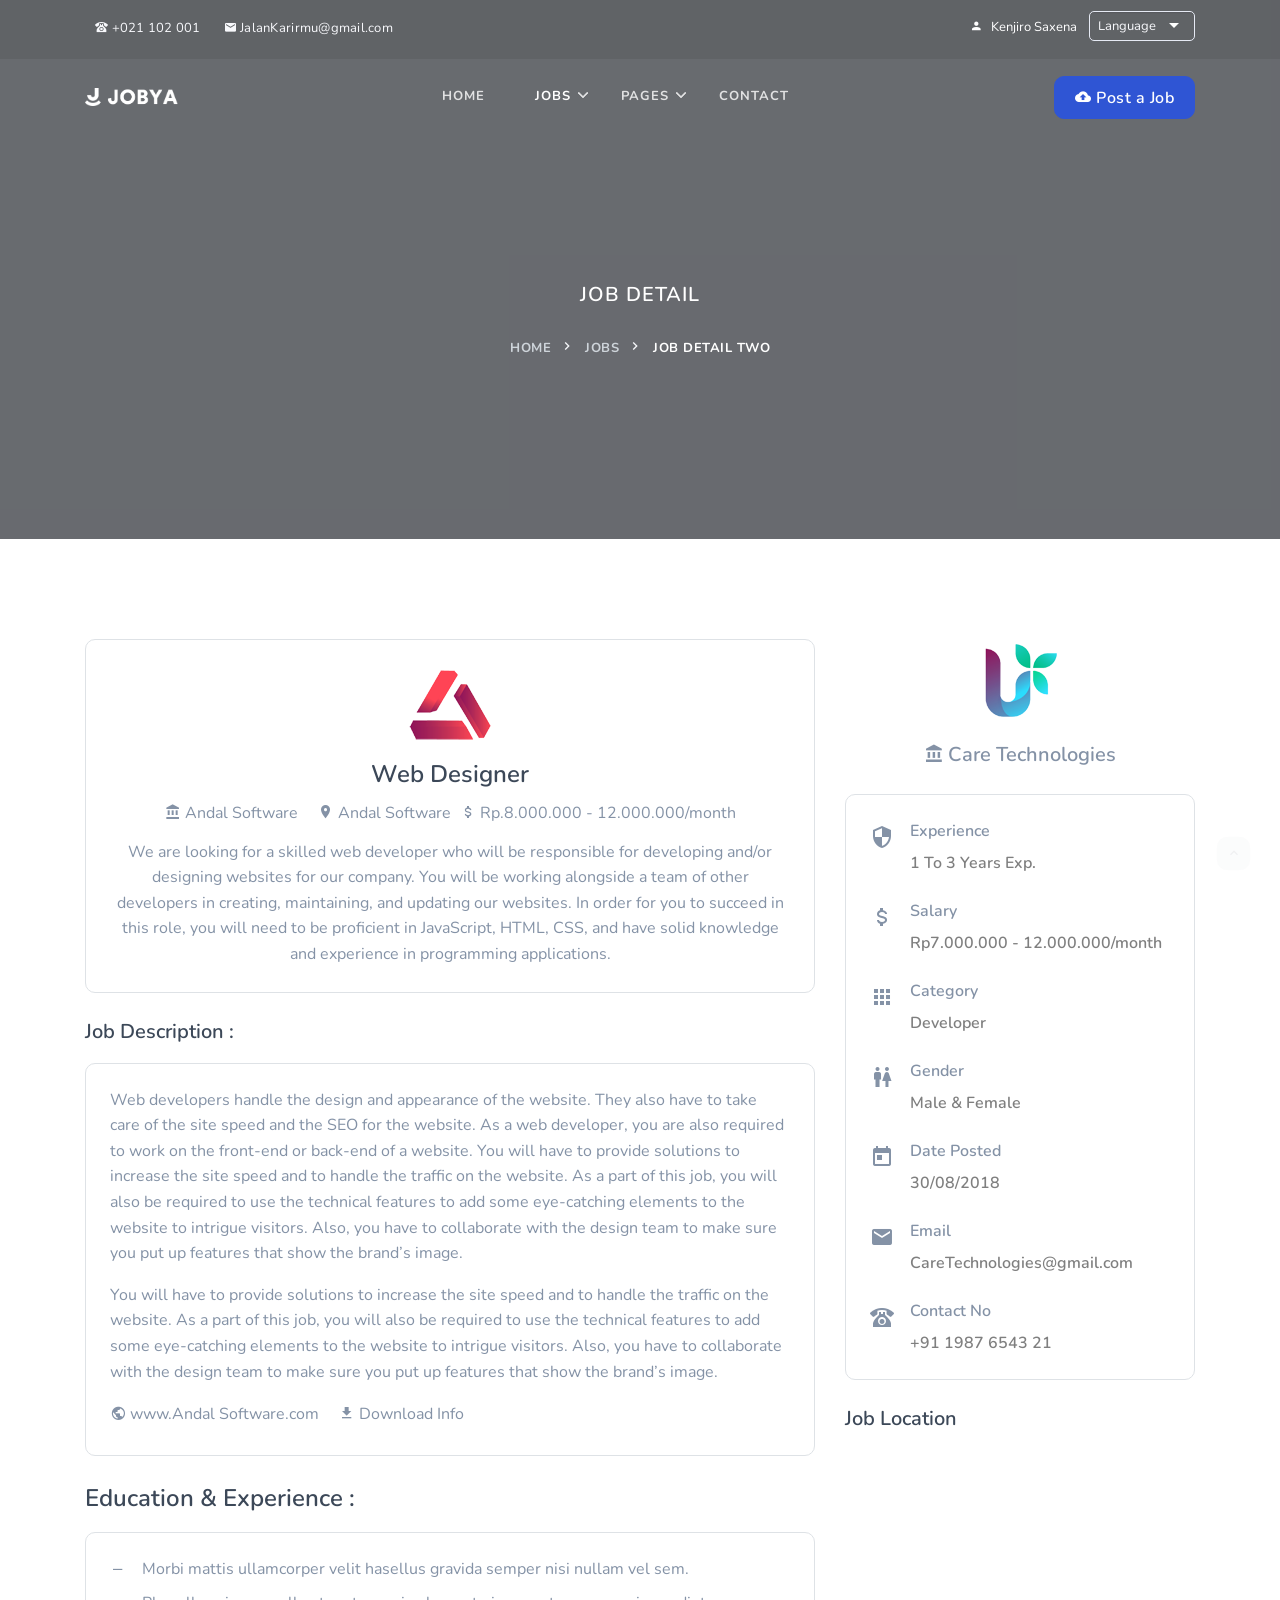
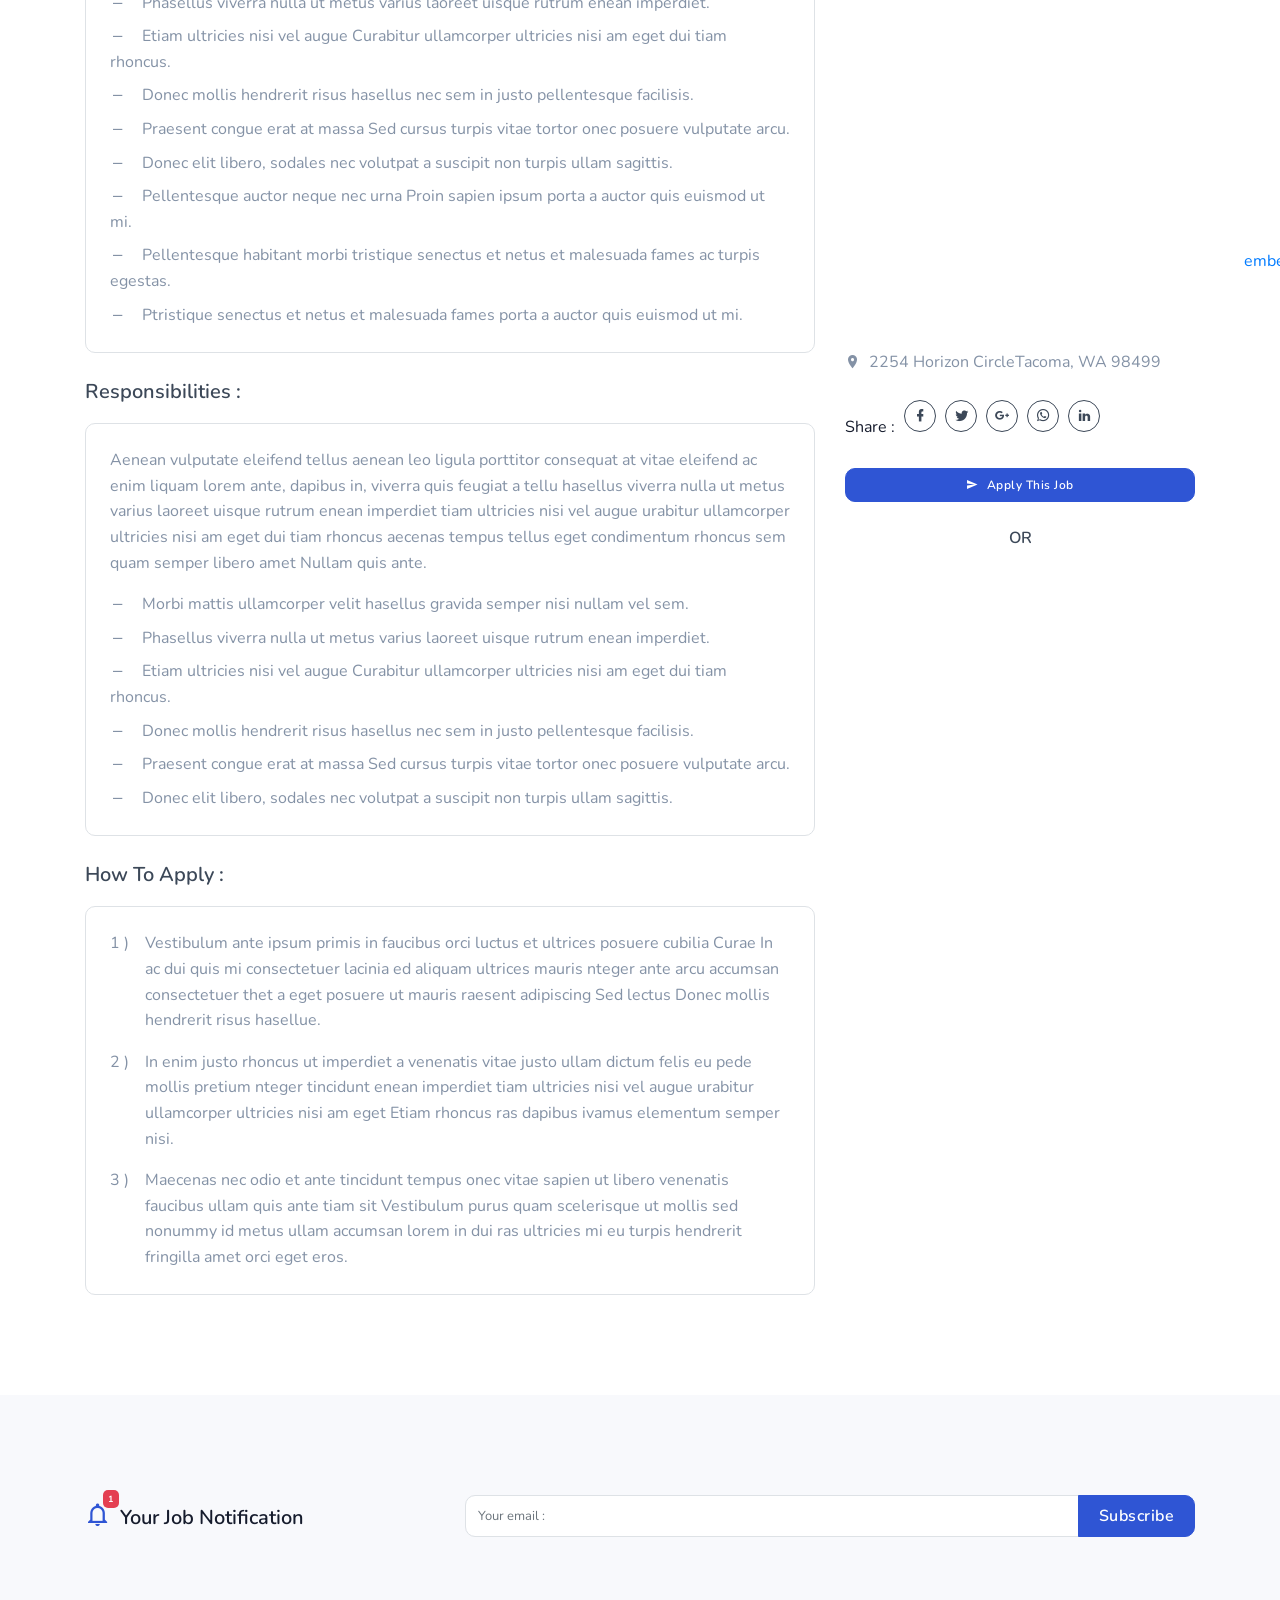
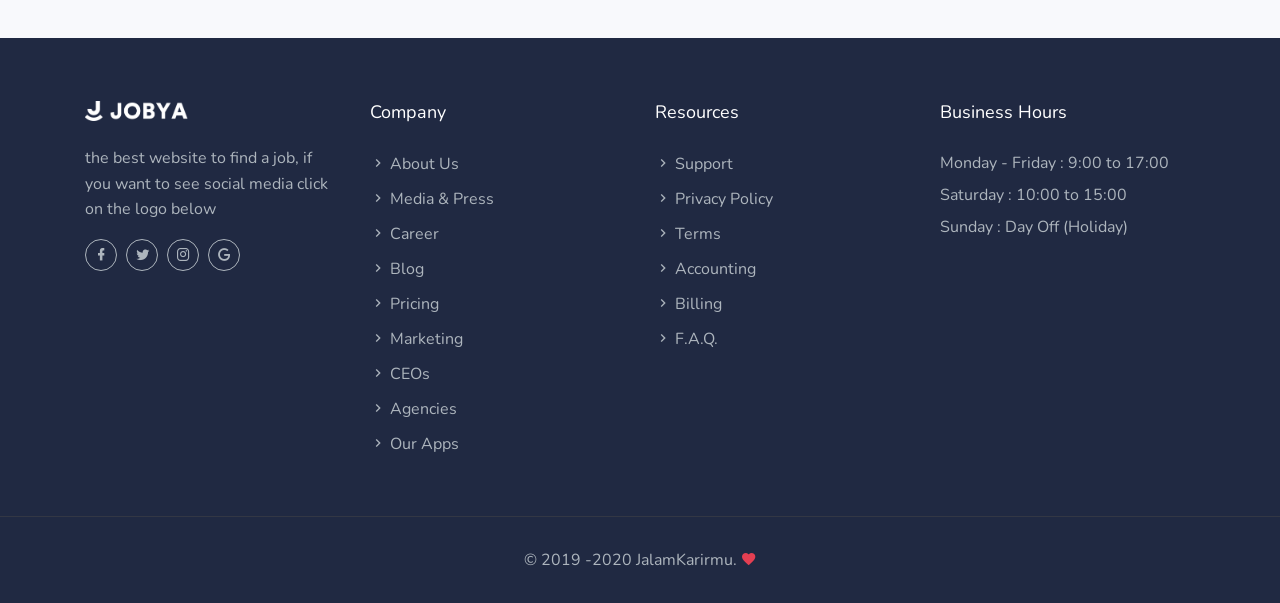
<file: HTML/job-details-2.html>
<!DOCTYPE html>
<html lang="en" class="no-js">

<head>
    <meta charset="UTF-8">
    <meta name="viewport" content="width=device-width, initial-scale=1">
    <title>JalanKarirmu - The Best Website to Find a Job</title>
    <meta name="description" content="" />
    <meta name="keywords" content="" />
    <meta name="author" content="Themesdesign" />

    <link rel="shortcut icon" href="images/favicon.ico">

    <!-- Bootstrap core CSS -->
    <link rel="stylesheet" href="css/bootstrap.min.css" type="text/css">

    <!--Material Icon -->
    <link rel="stylesheet" type="text/css" href="css/materialdesignicons.min.css" />

    <link rel="stylesheet" type="text/css" href="css/fontawesome.css" />

    <!-- selectize css -->
    <link rel="stylesheet" type="text/css" href="css/selectize.css" />

    <link rel="stylesheet" type="text/css" href="css/nice-select.css" />

    <!-- Custom  Css -->
    <link rel="stylesheet" type="text/css" href="css/style.css" />

</head>

<body>
    <!-- Loader -->
    <div id="preloader">
        <div id="status">
            <div class="spinner">
                <div class="double-bounce1"></div>
                <div class="double-bounce2"></div>
            </div>
        </div>
    </div>
    <!-- Loader -->

    <!-- Navigation Bar-->
    <header id="topnav" class="defaultscroll scroll-active">
        <!-- Tagline STart -->
        <div class="tagline">
            <div class="container">
                <div class="float-left">
                    <div class="phone">
                        <i class="mdi mdi-phone-classic"></i> +021 102 001
                    </div>
                    <div class="email">
                        <a href="#">
                            <i class="mdi mdi-email"></i> JalanKarirmu@gmail.com
                        </a>
                    </div>
                </div>
                <div class="float-right">
                    <ul class="topbar-list list-unstyled d-flex" style="margin: 11px 0px;">
                        <li class="list-inline-item"><a href="javascript:void(0);"><i class="mdi mdi-account mr-2"></i>Kenjiro Saxena</a></li>
                        <li class="list-inline-item">
                            <select id="select-lang" class="demo-default">
                                    <option value="">Language</option>
                                    <option value="4">English</option>
                                    <option value="1">Spanish</option>
                                    <option value="3">French</option>
                                    <option value="5">Indonesia</option>
                                </select>
                        </li>
                    </ul>
                </div>
                <div class="clearfix"></div>
            </div>
        </div>
        <!-- Tagline End -->

        <!-- Menu Start -->
        <div class="container">
            <!-- Logo container-->
            <div>
                <a href="index.html" class="logo">
                    <img src="images/logo-light.png" alt="" class="logo-light" height="18" />
                    <img src="images/logo-dark.png" alt="" class="logo-dark" height="18" />
                </a>
            </div>                 
            <div class="buy-button">
                <a href="post-a-job.html" class="btn btn-primary"><i class="mdi mdi-cloud-upload"></i> Post a Job</a>
            </div><!--end login button-->
            <!-- End Logo container-->
            <div class="menu-extras">
                <div class="menu-item">
                    <!-- Mobile menu toggle-->
                    <a class="navbar-toggle">
                        <div class="lines">
                            <span></span>
                            <span></span>
                            <span></span>
                        </div>
                    </a>
                    <!-- End mobile menu toggle-->
                </div>
            </div>
    
            <div id="navigation">
                <!-- Navigation Menu-->   
                <ul class="navigation-menu">
                    <li><a href="index.html">Home</a></li>
                    <li class="has-submenu">
                        <a href="javascript:void(0)">Jobs</a><span class="menu-arrow"></span>
                        <ul class="submenu">
                            <li><a href="job-list.html">Job List</a></li>
                            <li><a href="job-grid.html">Job Grid</a></li>
                            <li><a href="job-details.html">Job Details</a></li>
                            <li><a href="job-details-2.html">Job Details-2</a></li>
                        </ul>
                    </li>
    
                    <li class="has-submenu">
                        <a href="javascript:void(0)">Pages</a><span class="menu-arrow"></span>
                        <ul class="submenu">
                            <li><a href="about.html">About us</a></li>
                            <li><a href="services.html">Services</a></li>
                            <li><a href="team.html">Team</a></li>
                            <li><a href="faq.html">Faqs</a></li>
                            <li><a href="pricing.html">Pricing plans</a></li>
                            <li class="has-submenu"><a href="javascript:void(0)"> Candidates</a><span class="submenu-arrow"></span>
                                <ul class="submenu">
                                    <li><a href="candidates-listing.html">Candidates Listing</a></li>
                                    <li><a href="candidates-profile.html">Candidates Profile</a></li>
                                    <li><a href="create-resume.html">Create Resume</a></li>
                                </ul>  
                            </li>
                            <li class="has-submenu"><a href="javascript:void(0)"> Employers</a><span class="submenu-arrow"></span>
                                <ul class="submenu">
                                    <li><a href="employers-list.html">Employers List</a></li>
                                    <li><a href="company-detail.html">Company Detail</a></li>
                                </ul>  
                            </li>
                            <li class="has-submenu"><a href="javascript:void(0)"> User Pages</a><span class="submenu-arrow"></span>
                                <ul class="submenu">
                                    <li><a href="login.html">Login</a></li>
                                    <li><a href="signup.html">Signup</a></li>
                                    <li><a href="recovery_passward.html">Forgot Password</a></li>
                                </ul>  
                            </li>
                        </ul>
                    </li>
                    <li>
                        <a href="contact.html">contact</a>
                    </li>
                </ul><!--end navigation menu-->
            </div><!--end navigation-->
        </div><!--end container-->
        <!--end end-->
    </header><!--end header-->
    <!-- Navbar End -->
    
    <!-- Start home -->
    <section class="bg-half page-next-level"> 
        <div class="bg-overlay"></div>
        <div class="container">
            <div class="row justify-content-center">
                <div class="col-md-6">
                    <div class="text-center text-white">
                        <h4 class="text-uppercase title mb-4">Job Detail</h4>
                        <ul class="page-next d-inline-block mb-0">
                            <li><a href="index.html" class="text-uppercase font-weight-bold">Home</a></li>
                            <li><a href="#" class="text-uppercase font-weight-bold">Jobs</a></li> 
                            <li>
                                <span class="text-uppercase text-white font-weight-bold">Job Detail two</span> 
                            </li> 
                        </ul>
                    </div>
                </div>
            </div>
        </div>
    </section>
    <!-- end home -->

    <!-- JOB SINGLE START -->
    <section class="section">
        <div class="container">
            <div class="row">
                <div class="col-lg-8 col-md-7">
                    <div class="job-detail text-center job-single border rounded p-4">
                        <div class="job-single-img mb-2">
                            <img src="images/featured-job/img-1.png" alt="" class="img-fluid mx-auto d-block">
                        </div>
                        <h4 class=""><a href="#" class="text-dark">Web Designer</a></h4>
                        <ul class="list-inline mb-0">
                            <li class="list-inline-item mr-3">
                                <p class="text-muted mb-2"><i class="mdi mdi-bank mr-1"></i>Andal Software</p>
                            </li>

                            <li class="list-inline-item">
                                <p class="text-muted mb-2"><i class="mdi mdi-map-marker mr-1"></i>Andal Software</p>
                            </li>

                            <li class="list-inline-item">
                                <p class="text-muted mb-2"><i class="mdi mdi-currency-usd mr-1"></i>Rp.8.000.000 - 12.000.000/month</p>
                            </li>
                        </ul>
                        <p class="text-muted mb-0">We are looking for a skilled web developer who will be responsible for developing and/or designing websites for our company. You will be working alongside a team of other developers in creating, maintaining, and updating our websites.

                        In order for you to succeed in this role, you will need to be proficient in JavaScript, HTML, CSS, and have solid knowledge and experience in programming applications.</p>
                    </div>

                    <div class="row">
                        <div class="col-lg-12">
                            <h5 class="text-dark mt-4">Job Description :</h5>
                        </div>
                    </div>

                    <div class="row">
                        <div class="col-lg-12">
                            <div class="job-detail border rounded mt-2 p-4">
                                <div class="job-detail-desc">
                                    <p class="text-muted mb-3">Web developers handle the design and appearance of the website. They also have to take care of the site speed and the SEO for the website. As a web developer, you are also required to work on the front-end or back-end of a website.

                                        You will have to provide solutions to increase the site speed and to handle the traffic on the website. As a part of this job, you will also be required to use the technical features to add some eye-catching elements to the website to intrigue visitors. Also, you have to collaborate with the design team to make sure you put up features that show the brand’s image.</p>

                                    <p class="text-muted mb-0">You will have to provide solutions to increase the site speed and to handle the traffic on the website. As a part of this job, you will also be required to use the technical features to add some eye-catching elements to the website to intrigue visitors. Also, you have to collaborate with the design team to make sure you put up features that show the brand’s image.</p>
                                </div>

                                <ul class="list-inline mt-3 mb-0">
                                    <li class="list-inline-item mr-3">
                                        <a href="" class="text-muted mb-0"><i class="mdi mdi-earth mr-1"></i>www.Andal Software.com</a>
                                    </li>

                                    <li class="list-inline-item mr-3">
                                        <a href="" class="text-muted mb-0"><i class="mdi mdi-download mr-1"></i>Download Info</a>
                                    </li>
                                </ul>
                            </div>
                        </div>
                    </div>

                    <div class="row">
                        <div class="col-lg-12">
                            <h4 class="text-dark mt-4">Education & Experience :</h4>
                        </div>
                    </div>

                    <div class="row">
                        <div class="col-lg-12">
                            <div class="job-detail border rounded mt-2 p-4">
                                <div class="job-detail-desc">
                                    <div class="job-details-desc-item">
                                        <div class="float-left mr-3">
                                            <i class="mdi mdi-minus text-muted"></i>
                                        </div>
                                        <p class="text-muted mb-2">Morbi mattis ullamcorper velit hasellus gravida semper nisi nullam vel sem.</p>
                                    </div>

                                    <div class="job-details-desc-item">
                                        <div class="float-left mr-3">
                                            <i class="mdi mdi-minus text-muted"></i>
                                        </div>
                                        <p class="text-muted mb-2">Phasellus viverra nulla ut metus varius laoreet uisque rutrum enean imperdiet.</p>
                                    </div>

                                    <div class="job-details-desc-item">
                                        <div class="float-left mr-3">
                                            <i class="mdi mdi-minus text-muted"></i>
                                        </div>
                                        <p class="text-muted mb-2">Etiam ultricies nisi vel augue Curabitur ullamcorper ultricies nisi am eget dui tiam rhoncus.</p>
                                    </div>

                                    <div class="job-details-desc-item">
                                        <div class="float-left mr-3">
                                            <i class="mdi mdi-minus text-muted"></i>
                                        </div>
                                        <p class="text-muted mb-2">Donec mollis hendrerit risus hasellus nec sem in justo pellentesque facilisis.</p>
                                    </div>

                                    <div class="job-details-desc-item">
                                        <div class="float-left mr-3">
                                            <i class="mdi mdi-minus text-muted"></i>
                                        </div>
                                        <p class="text-muted mb-2">Praesent congue erat at massa Sed cursus turpis vitae tortor onec posuere vulputate arcu.</p>
                                    </div>

                                    <div class="job-details-desc-item">
                                        <div class="float-left mr-3">
                                            <i class="mdi mdi-minus text-muted"></i>
                                        </div>
                                        <p class="text-muted mb-2">Donec elit libero, sodales nec volutpat a suscipit non turpis ullam sagittis.</p>
                                    </div>

                                    <div class="job-details-desc-item">
                                        <div class="float-left mr-3">
                                            <i class="mdi mdi-minus text-muted"></i>
                                        </div>
                                        <p class="text-muted mb-2">Pellentesque auctor neque nec urna Proin sapien ipsum porta a auctor quis euismod ut mi.</p>
                                    </div>

                                    <div class="job-details-desc-item">
                                        <div class="float-left mr-3">
                                            <i class="mdi mdi-minus text-muted"></i>
                                        </div>
                                        <p class="text-muted mb-2">Pellentesque habitant morbi tristique senectus et netus et malesuada fames ac turpis egestas.</p>
                                    </div>

                                    <div class="job-details-desc-item">
                                        <div class="float-left mr-3">
                                            <i class="mdi mdi-minus text-muted"></i>
                                        </div>
                                        <p class="text-muted mb-0">Ptristique senectus et netus et malesuada fames porta a auctor quis euismod ut mi.</p>
                                    </div>
                                </div>
                            </div>
                        </div>
                    </div>

                    <div class="row">
                        <div class="col-lg-12">
                            <h5 class="text-dark mt-4">Responsibilities :</h5>
                        </div>
                    </div>

                    <div class="row">
                        <div class="col-lg-12">
                            <div class="job-detail border rounded mt-2 p-4">
                                <div class="job-detail-desc">
                                    <p class="text-muted mb-3">Aenean vulputate eleifend tellus aenean leo ligula porttitor consequat at vitae eleifend ac enim liquam lorem ante, dapibus in, viverra quis feugiat a tellu hasellus viverra nulla ut metus varius laoreet uisque rutrum enean imperdiet tiam ultricies nisi vel augue urabitur ullamcorper ultricies nisi am eget dui tiam rhoncus aecenas tempus tellus eget condimentum rhoncus sem quam semper libero amet Nullam quis ante. </p>
                                    <div class="job-details-desc-item">
                                        <div class="float-left mr-3">
                                            <i class="mdi mdi-minus text-muted"></i>
                                        </div>
                                        <p class="text-muted mb-2">Morbi mattis ullamcorper velit hasellus gravida semper nisi nullam vel sem.</p>
                                    </div>

                                    <div class="job-details-desc-item">
                                        <div class="float-left mr-3">
                                            <i class="mdi mdi-minus text-muted"></i>
                                        </div>
                                        <p class="text-muted mb-2">Phasellus viverra nulla ut metus varius laoreet uisque rutrum enean imperdiet.</p>
                                    </div>

                                    <div class="job-details-desc-item">
                                        <div class="float-left mr-3">
                                            <i class="mdi mdi-minus text-muted"></i>
                                        </div>
                                        <p class="text-muted mb-2">Etiam ultricies nisi vel augue Curabitur ullamcorper ultricies nisi am eget dui tiam rhoncus.</p>
                                    </div>

                                    <div class="job-details-desc-item">
                                        <div class="float-left mr-3">
                                            <i class="mdi mdi-minus text-muted"></i>
                                        </div>
                                        <p class="text-muted mb-2">Donec mollis hendrerit risus hasellus nec sem in justo pellentesque facilisis.</p>
                                    </div>

                                    <div class="job-details-desc-item">
                                        <div class="float-left mr-3">
                                            <i class="mdi mdi-minus text-muted"></i>
                                        </div>
                                        <p class="text-muted mb-2">Praesent congue erat at massa Sed cursus turpis vitae tortor onec posuere vulputate arcu.</p>
                                    </div>

                                    <div class="job-details-desc-item">
                                        <div class="float-left mr-3">
                                            <i class="mdi mdi-minus text-muted"></i>
                                        </div>
                                        <p class="text-muted mb-0">Donec elit libero, sodales nec volutpat a suscipit non turpis ullam sagittis.</p>
                                    </div>
                                </div>
                            </div>
                        </div>
                    </div>

                    <div class="row">
                        <div class="col-lg-12">
                            <h5 class="text-dark mt-4">How To Apply :</h5>
                        </div>
                    </div>

                    <div class="row">
                        <div class="col-lg-12">
                            <div class="job-detail border rounded mt-2 p-4">
                                <div class="job-detail-desc">
                                    <div class="job-details-desc-item">
                                        <div class="float-left mr-3">
                                            <p class="text-muted mb-0">1 )</p>
                                        </div>
                                        <p class="text-muted mb-3 overflow-hidden d-block">Vestibulum ante ipsum primis in faucibus orci luctus et ultrices posuere cubilia Curae In ac dui quis mi consectetuer lacinia ed aliquam ultrices mauris nteger ante arcu accumsan consectetuer thet a eget posuere ut mauris raesent adipiscing Sed lectus Donec mollis hendrerit risus hasellue.</p>
                                    </div>

                                    <div class="job-details-desc-item">
                                        <div class="float-left mr-3">
                                            <p class="text-muted mb-0">2 )</p>
                                        </div>
                                        <p class="text-muted mb-3 overflow-hidden d-block">In enim justo rhoncus ut imperdiet a venenatis vitae justo ullam dictum felis eu pede mollis pretium nteger tincidunt enean imperdiet tiam ultricies nisi vel augue urabitur ullamcorper ultricies nisi am eget Etiam rhoncus ras dapibus ivamus elementum semper nisi.</p>
                                    </div>

                                    <div class="job-details-desc-item">
                                        <div class="float-left mr-3">
                                            <p class="text-muted mb-0">3 )</p>
                                        </div>
                                        <p class="text-muted mb-0 overflow-hidden d-block">Maecenas nec odio et ante tincidunt tempus onec vitae sapien ut libero venenatis faucibus ullam quis ante tiam sit Vestibulum purus quam scelerisque ut mollis sed nonummy id metus ullam accumsan lorem in dui ras ultricies mi eu turpis hendrerit fringilla amet orci eget eros.</p>
                                    </div>
                                </div>
                            </div>
                        </div>
                    </div>
                </div>

                <div class="col-lg-4 col-md-5 mt-4 mt-sm-0 pt-2 pt-sm-0">
                    <div class="company-brand-logo text-center">
                        <img src="images/featured-job/img-2.png" alt="" class="img-fluid mx-auto d-block mb-3">
                        <h5 class="text-muted mb-0"><a href="#" class="text-muted"><i class="mdi mdi-bank mr-1"></i>Care Technologies</a></h5>
                    </div>

                    <div class="job-detail rounded border job-overview mt-4 mb-4">
                        <div class="single-post-item mb-4">
                            <div class="float-left mr-3">
                                <i class="mdi mdi-security text-muted mdi-24px"></i>
                            </div>
                            <div class="overview-details">
                                <h6 class="text-muted mb-0">Experience</h6>
                                <h6 class="text-black-50 pt-2 mb-0">1 To 3 Years Exp.</h6>
                            </div>
                        </div>

                        <div class="single-post-item mb-4">
                            <div class="float-left mr-3">
                                <i class="mdi mdi-currency-usd text-muted mdi-24px"></i>
                            </div>
                            <div class="overview-details">
                                <h6 class="text-muted mb-0">Salary</h6>
                                <h6 class="text-black-50 pt-2 mb-0">Rp7.000.000 - 12.000.000/month</h6>
                            </div>
                        </div>

                        <div class="single-post-item mb-4">
                            <div class="float-left mr-3">
                                <i class="mdi mdi-apps text-muted mdi-24px"></i>
                            </div>
                            <div class="overview-details">
                                <h6 class="text-muted mb-0">Category</h6>
                                <h6 class="text-black-50 pt-2 mb-0">Developer</h6>
                            </div>
                        </div>

                        <div class="single-post-item mb-4">
                            <div class="float-left mr-3">
                                <i class="mdi mdi-human-male-female text-muted mdi-24px"></i>
                            </div>
                            <div class="overview-details">
                                <h6 class="text-muted mb-0">Gender</h6>
                                <h6 class="text-black-50 pt-2 mb-0">Male & Female</h6>
                            </div>
                        </div>

                        <div class="single-post-item mb-4">
                            <div class="float-left mr-3">
                                <i class="mdi mdi-calendar-today text-muted mdi-24px"></i>
                            </div>
                            <div class="overview-details">
                                <h6 class="text-muted mb-0">Date Posted</h6>
                                <h6 class="text-black-50 pt-2 mb-0">30/08/2018</h6>
                            </div>
                        </div>

                        <div class="single-post-item mb-4">
                            <div class="float-left mr-3">
                                <i class="mdi mdi-email text-muted mdi-24px"></i>
                            </div>
                            <div class="overview-details">
                                <h6 class="text-muted mb-0">Email</h6>
                                <h6 class="text-black-50 pt-2 mb-0">CareTechnologies@gmail.com</h6>
                            </div>
                        </div>

                        <div class="single-post-item">
                            <div class="float-left mr-3">
                                <i class="mdi mdi-phone-classic text-muted mdi-24px"></i>
                            </div>
                            <div class="overview-details">
                                <h6 class="text-muted mb-0">Contact No</h6>
                                <h6 class="text-black-50 pt-2 mb-0">+91 1987 6543 21</h6>
                            </div>
                        </div>
                    </div>

                    <h5 class="text-dark">Job Location</h5>
                    <div class="map">
                        <div class="mapouter"><div class="gmap_canvas"><iframe width="600" height="500" id="gmap_canvas" src="https://maps.google.com/maps?q=bogor&t=&z=13&ie=UTF8&iwloc=&output=embed" frameborder="0" scrolling="no" marginheight="0" marginwidth="0"></iframe><a href="https://www.whatismyip-address.com/divi-discount/"></a><br><style>.mapouter{position:relative;text-align:right;height:500px;width:600px;}</style><a href="https://www.embedgooglemap.net">embed code for google map</a><style>.gmap_canvas {overflow:hidden;background:none!important;height:500px;width:600px;}</style></div></div>
                    </div>

                    <div class="job-details-desc-item mt-2">
                        <div class="float-left mr-2">
                            <i class="mdi mdi-map-marker text-muted"></i>
                        </div>
                        <p class="text-muted mb-2">2254 Horizon CircleTacoma, WA 98499</p>
                    </div>

                    <ul class="social-icon list-inline mb-0 mt-4">
                        <li class="list-inline-item">Share :</li>
                        <li class="list-inline-item"><a href="#" class=" rounded"><i class="mdi mdi-facebook"></i></a></li>
                        <li class="list-inline-item"><a href="#" class=" rounded"><i class="mdi mdi-twitter"></i></a></li>
                        <li class="list-inline-item"><a href="#" class=" rounded"><i class="mdi mdi-google-plus"></i></a></li>
                        <li class="list-inline-item"><a href="#" class=" rounded"><i class="mdi mdi-whatsapp"></i></a></li>
                        <li class="list-inline-item"><a href="#" class=" rounded"><i class="mdi mdi-linkedin"></i></a></li>
                    </ul>

                    <div class="mt-4">
                        <a href="#" class="btn btn-primary btn-block btn-sm"><i class="mdi mdi-send mr-2"></i>Apply This Job</a>
                    </div>

                    <div class="mt-4">
                        <div class="job-single-or position-relative">
                            <h6 class="mb-0 text-dark text-center">OR</h6>
                        </div>
                    </div>

                    <div class="row">
                        <div class="col-6">
                            <div class="job-single-social-icon text-center mt-4">
                                <a href="" class="text-white"><i class="mdi mdi-facebook facebook"></i></a>
                            </div>
                        </div>

                        <div class="col-6">
                            <div class="job-single-social-icon text-center mt-4">
                                <a href="" class="text-white"><i class="mdi mdi-google-plus google"></i></a>
                            </div>
                        </div>
                    </div>
                </div>
            </div>
        </div>
    </section>
    <!-- JOB SINGLE END -->

    <!-- subscribe start -->
    <section class="section bg-light">
        <div class="container">
            <div class="row">
                <div class="col-lg-4 col-md-5">
                    <div class="float-left position-relative notification-icon mr-2">
                        <i class="mdi mdi-bell-outline text-primary"></i>
                        <span class="badge badge-pill badge-danger">1</span>
                    </div>
                    <h5 class="mt-2 mb-0">Your Job Notification</h5>
                </div>
                <div class="col-lg-8 col-md-7 mt-4 mt-sm-0">
                    <form>
                        <div class="form-group mb-0">
                            <div class="input-group mb-0">
                                <input name="email" id="email" type="email" class="form-control" placeholder="Your email :" required="" aria-describedby="newssubscribebtn">
                                <div class="input-group-append">
                                    <button class="btn btn-primary submitBnt" type="submit" id="newssubscribebtn">Subscribe</button>
                                </div>
                            </div>
                        </div>
                    </form>
                </div>
            </div>
        </div>
    </section>
    <!-- subscribe end -->

    <!-- footer start -->
    <footer class="footer">
        <div class="container">
            <div class="row">
                <div class="col-lg-3 col-12 mb-0 mb-md-4 pb-0 pb-md-2">
                    <a href="javascript:void(0)"><img src="images/logo-light.png" height="20" alt=""></a>
                    <p class="mt-4">the best website to find a job, if you want to see social media click on the logo below</p>
                    <ul class="social-icon social list-inline mb-0">
                        <li class="list-inline-item"><a href="#" class="rounded"><i class="mdi mdi-facebook"></i></a></li>
                        <li class="list-inline-item"><a href="#" class="rounded"><i class="mdi mdi-twitter"></i></a></li>
                        <li class="list-inline-item"><a href="#" class="rounded"><i class="mdi mdi-instagram"></i></a></li>
                        <li class="list-inline-item"><a href="#" class="rounded"><i class="mdi mdi-google"></i></a></li>
                    </ul>
                </div>
                <div class="col-lg-3 col-md-4 col-12 mt-4 mt-sm-0 pt-2 pt-sm-0">
                    <p class="text-white mb-4 footer-list-title">Company</p>
                    <ul class="list-unstyled footer-list">
                        <li><a href="#" class="text-foot"><i class="mdi mdi-chevron-right"></i> About Us</a></li>
                        <li><a href="#" class="text-foot"><i class="mdi mdi-chevron-right"></i> Media & Press</a></li>
                        <li><a href="#" class="text-foot"><i class="mdi mdi-chevron-right"></i> Career</a></li>
                        <li><a href="#" class="text-foot"><i class="mdi mdi-chevron-right"></i> Blog</a></li>
                        <li><a href="#" class="text-foot"><i class="mdi mdi-chevron-right"></i> Pricing</a></li>
                        <li><a href="#" class="text-foot"><i class="mdi mdi-chevron-right"></i> Marketing</a></li>
                        <li><a href="#" class="text-foot"><i class="mdi mdi-chevron-right"></i> CEOs </a></li>
                        <li><a href="#" class="text-foot"><i class="mdi mdi-chevron-right"></i> Agencies</a></li>
                        <li><a href="#" class="text-foot"><i class="mdi mdi-chevron-right"></i> Our Apps</a></li>
                    </ul>
                </div>
                <div class="col-lg-3 col-md-4 col-12 mt-4 mt-sm-0 pt-2 pt-sm-0">
                    <p class="text-white mb-4 footer-list-title">Resources</p>
                    <ul class="list-unstyled footer-list">
                        <li><a href="#" class="text-foot"><i class="mdi mdi-chevron-right"></i> Support</a></li>
                        <li><a href="#" class="text-foot"><i class="mdi mdi-chevron-right"></i> Privacy Policy</a></li>
                        <li><a href="#" class="text-foot"><i class="mdi mdi-chevron-right"></i> Terms</a></li>
                        <li><a href="#" class="text-foot"><i class="mdi mdi-chevron-right"></i> Accounting </a></li>
                        <li><a href="#" class="text-foot"><i class="mdi mdi-chevron-right"></i> Billing</a></li>
                        <li><a href="#" class="text-foot"><i class="mdi mdi-chevron-right"></i> F.A.Q.</a></li>
                    </ul>
                </div>
            
                <div class="col-lg-3 col-md-4 col-12 mt-4 mt-sm-0 pt-2 pt-sm-0">
                    <p class="text-white mb-4 footer-list-title">Business Hours</p>
                    <ul class="list-unstyled text-foot mt-4 mb-0">
                        <li>Monday - Friday : 9:00 to 17:00</li>
                        <li class="mt-2">Saturday : 10:00 to 15:00</li>
                        <li class="mt-2">Sunday : Day Off (Holiday)</li>
                    </ul>
                </div>
            </div>
        </div>
    </footer>
    <!-- footer end -->
    <hr>
    <footer class="footer footer-bar">
        <div class="container text-center">
            <div class="row justify-content-center">
                <div class="col-12">
                    <div class="">
                        <p class="mb-0">© 2019 -2020 JalamKarirmu. <i class="mdi mdi-heart text-danger"></i> </p>
                    </div>
                </div>
            </div>
        </div><!--end container-->
    </footer><!--end footer-->
    <!-- Footer End -->

    <!-- Back to top -->
    <a href="#" class="back-to-top rounded text-center" id="back-to-top"> 
        <i class="mdi mdi-chevron-up d-block"> </i> 
    </a>
    <!-- Back to top -->

    <!-- javascript -->
    <script src="js/jquery.min.js"></script>
    <script src="js/bootstrap.bundle.min.js"></script>
    <script src="js/jquery.easing.min.js"></script>
    <script src="js/plugins.js"></script>

    <!-- selectize js -->
    <script src="js/selectize.min.js"></script>

    <script src="js/jquery.nice-select.min.js"></script>

    <script src="js/app.js"></script>

</body>
</html>
</file>
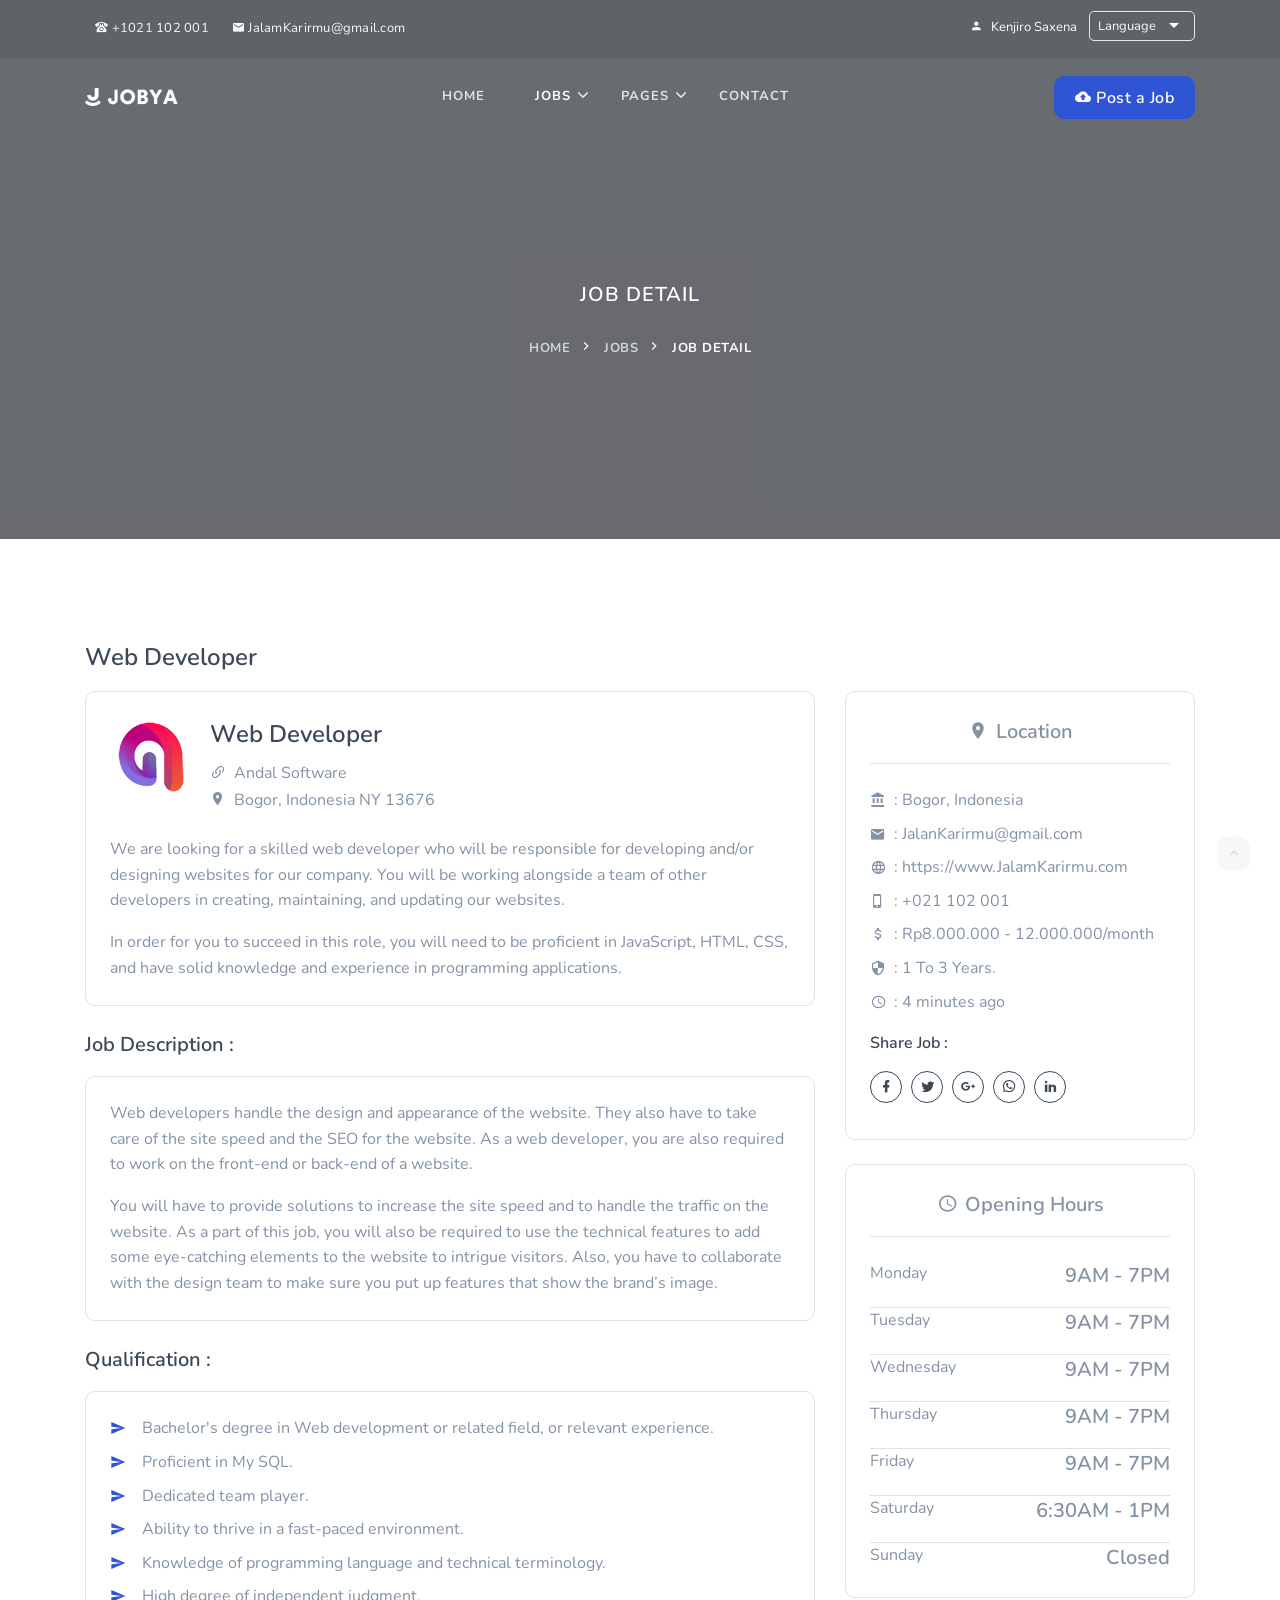
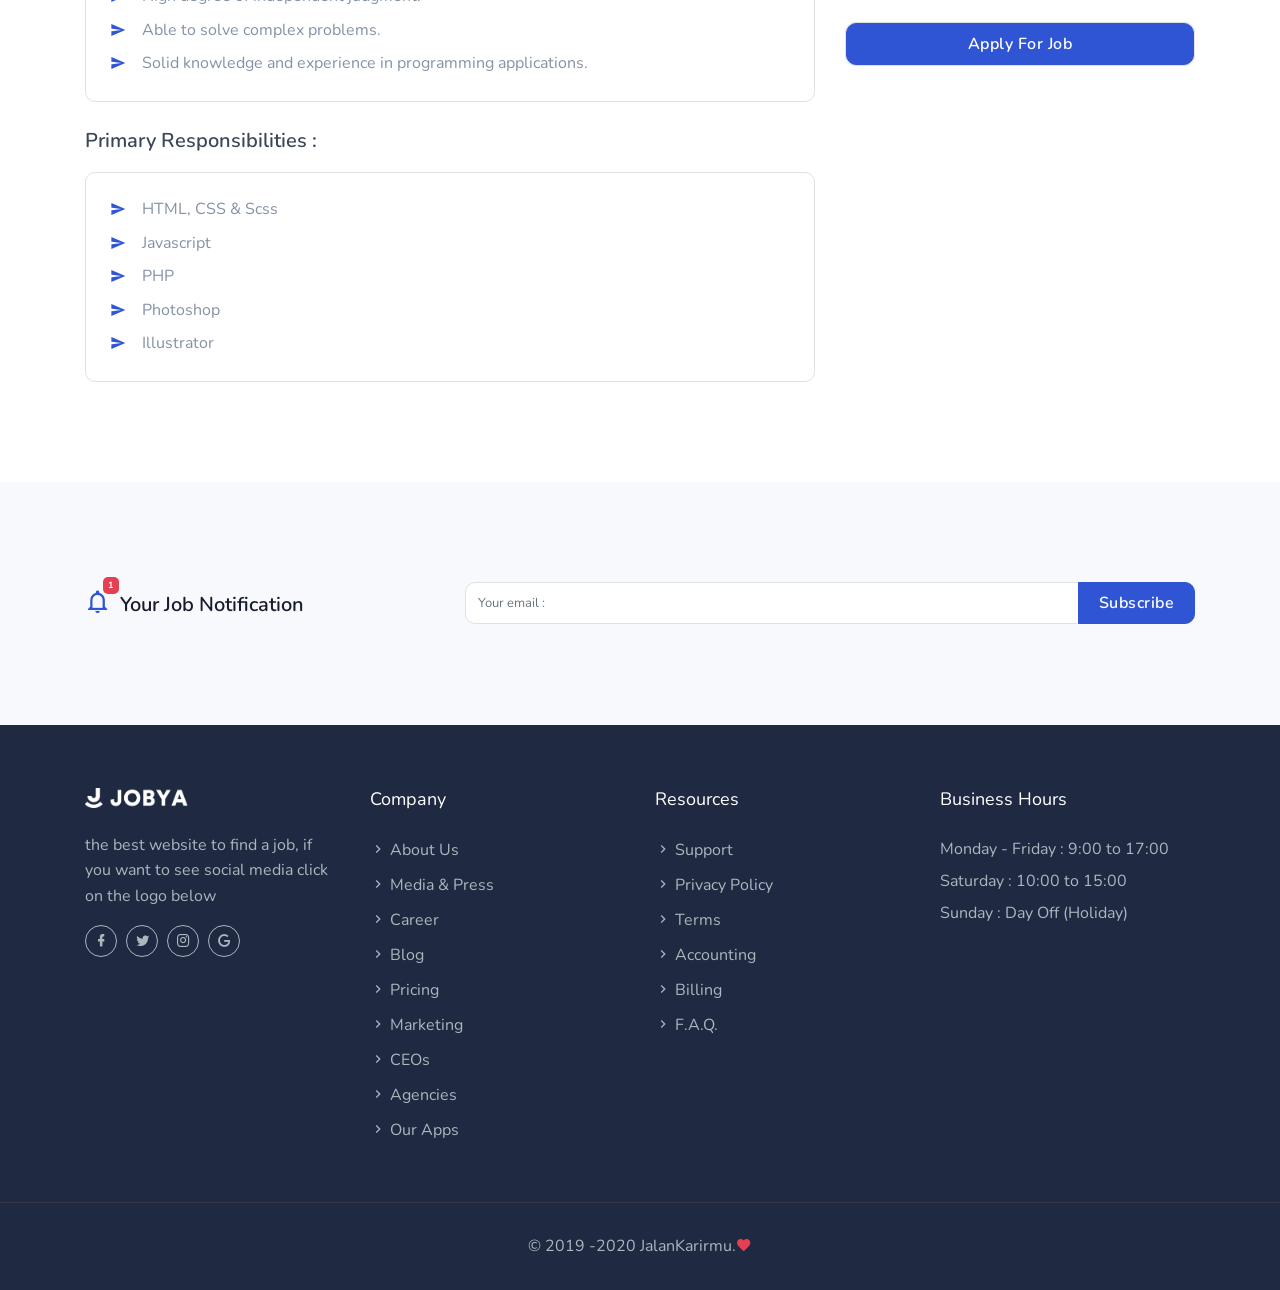
<file: HTML/job-details.html>
<!DOCTYPE html>
<html lang="en" class="no-js">

<head>
    <meta charset="UTF-8">
    <meta name="viewport" content="width=device-width, initial-scale=1">
    <title>JalanKarirmu - The Best Website to Find a Job</title>
    <meta name="description" content="" />
    <meta name="keywords" content="" />
    <meta name="author" content="Themesdesign" />

    <link rel="shortcut icon" href="images/favicon.ico">

    <!-- Bootstrap core CSS -->
    <link rel="stylesheet" href="css/bootstrap.min.css" type="text/css">

    <!--Material Icon -->
    <link rel="stylesheet" type="text/css" href="css/materialdesignicons.min.css" />

    <link rel="stylesheet" type="text/css" href="css/fontawesome.css" />

    <!-- selectize css -->
    <link rel="stylesheet" type="text/css" href="css/selectize.css" />

    <link rel="stylesheet" type="text/css" href="css/nice-select.css" />

    <!-- Custom  Css -->
    <link rel="stylesheet" type="text/css" href="css/style.css" />

</head>

<body>
    <!-- Loader -->
    <div id="preloader">
        <div id="status">
            <div class="spinner">
                <div class="double-bounce1"></div>
                <div class="double-bounce2"></div>
            </div>
        </div>
    </div>
    <!-- Loader -->

    <!-- Navigation Bar-->
    <header id="topnav" class="defaultscroll scroll-active">
        <!-- Tagline STart -->
        <div class="tagline">
            <div class="container">
                <div class="float-left">
                    <div class="phone">
                        <i class="mdi mdi-phone-classic"></i> +1021 102 001
                    </div>
                    <div class="email">
                        <a href="#">
                            <i class="mdi mdi-email"></i> JalamKarirmu@gmail.com
                        </a>
                    </div>
                </div>
                <div class="float-right">
                    <ul class="topbar-list list-unstyled d-flex" style="margin: 11px 0px;">
                        <li class="list-inline-item"><a href="javascript:void(0);"><i class="mdi mdi-account mr-2"></i>Kenjiro Saxena</a></li>
                        <li class="list-inline-item">
                            <select id="select-lang" class="demo-default">
                                    <option value="">Language</option>
                                    <option value="4">English</option>
                                    <option value="1">Spanish</option>
                                    <option value="3">French</option>
                                    <option value="5">Indonesia</option>
                                </select>
                        </li>
                    </ul>
                </div>
                <div class="clearfix"></div>
            </div>
        </div>
        <!-- Tagline End -->

        <!-- Menu Start -->
        <div class="container">
            <!-- Logo container-->
            <div>
                <a href="index.html" class="logo">
                    <img src="images/logo-light.png" alt="" class="logo-light" height="18" />
                    <img src="images/logo-dark.png" alt="" class="logo-dark" height="18" />
                </a>
            </div>                 
            <div class="buy-button">
                <a href="post-a-job.html" class="btn btn-primary"><i class="mdi mdi-cloud-upload"></i> Post a Job</a>
            </div><!--end login button-->
            <!-- End Logo container-->
            <div class="menu-extras">
                <div class="menu-item">
                    <!-- Mobile menu toggle-->
                    <a class="navbar-toggle">
                        <div class="lines">
                            <span></span>
                            <span></span>
                            <span></span>
                        </div>
                    </a>
                    <!-- End mobile menu toggle-->
                </div>
            </div>
    
            <div id="navigation">
                <!-- Navigation Menu-->   
                <ul class="navigation-menu">
                    <li><a href="index.html">Home</a></li>
                    <li class="has-submenu">
                        <a href="javascript:void(0)">Jobs</a><span class="menu-arrow"></span>
                        <ul class="submenu">
                            <li><a href="job-list.html">Job List</a></li>
                            <li><a href="job-grid.html">Job Grid</a></li>
                            <li><a href="job-details.html">Job Details</a></li>
                            <li><a href="job-details-2.html">Job Details-2</a></li>
                        </ul>
                    </li>
    
                    <li class="has-submenu">
                        <a href="javascript:void(0)">Pages</a><span class="menu-arrow"></span>
                        <ul class="submenu">
                            <li><a href="about.html">About us</a></li>
                            <li><a href="services.html">Services</a></li>
                            <li><a href="team.html">Team</a></li>
                            <li><a href="faq.html">Faqs</a></li>
                            <li><a href="pricing.html">Pricing plans</a></li>
                            <li class="has-submenu"><a href="javascript:void(0)"> Candidates</a><span class="submenu-arrow"></span>
                                <ul class="submenu">
                                    <li><a href="candidates-listing.html">Candidates Listing</a></li>
                                    <li><a href="candidates-profile.html">Candidates Profile</a></li>
                                    <li><a href="create-resume.html">Create Resume</a></li>
                                </ul>  
                            </li>
                            <li class="has-submenu"><a href="javascript:void(0)"> Employers</a><span class="submenu-arrow"></span>
                                <ul class="submenu">
                                    <li><a href="employers-list.html">Employers List</a></li>
                                    <li><a href="company-detail.html">Company Detail</a></li>
                                </ul>  
                            </li>
                            <li class="has-submenu"><a href="javascript:void(0)"> User Pages</a><span class="submenu-arrow"></span>
                                <ul class="submenu">
                                    <li><a href="login.html">Login</a></li>
                                    <li><a href="signup.html">Signup</a></li>
                                    <li><a href="recovery_passward.html">Forgot Password</a></li>
                                </ul>  
                            </li>
                        </ul>
                    </li>
                    <li>
                        <a href="contact.html">contact</a>
                    </li>
                </ul><!--end navigation menu-->
            </div><!--end navigation-->
        </div><!--end container-->
        <!--end end-->
    </header><!--end header-->
    <!-- Navbar End -->
    
    <!-- Start home -->
    <section class="bg-half page-next-level"> 
        <div class="bg-overlay"></div>
        <div class="container">
            <div class="row justify-content-center">
                <div class="col-md-6">
                    <div class="text-center text-white">
                        <h4 class="text-uppercase title mb-4">Job Detail</h4>
                        <ul class="page-next d-inline-block mb-0">
                            <li><a href="index.html" class="text-uppercase font-weight-bold">Home</a></li>
                            <li><a href="#" class="text-uppercase font-weight-bold">Jobs</a></li> 
                            <li>
                                <span class="text-uppercase text-white font-weight-bold">Job Detail</span> 
                            </li> 
                        </ul>
                    </div>
                </div>
            </div>
        </div>
    </section>
    <!-- end home -->

    <!-- JOB DETAILS START -->
    <section class="section">
        <div class="container">
            <div class="row">
                <div class="col-lg-12">
                    <h4 class="text-dark mb-3">Web Developer</h4>
                </div>
            </div>

            <div class="row">
                <div class="col-lg-8 col-md-7">
                    <div class="job-detail border rounded p-4">
                        <div class="job-detail-content">
                            <img src="images/featured-job/img-4.png" alt="" class="img-fluid float-left mr-md-3 mr-2 mx-auto d-block">
                            <div class="job-detail-com-desc overflow-hidden d-block">
                                <h4 class="mb-2"><a href="#" class="text-dark">Web Developer</a></h4>
                                <p class="text-muted mb-0"><i class="mdi mdi-link-variant mr-2"></i>Andal Software</p>
                                <p class="text-muted mb-0"><i class="mdi mdi-map-marker mr-2"></i>Bogor, Indonesia NY 13676</p>
                            </div>
                        </div>

                        <div class="job-detail-desc mt-4">
                            <p class="text-muted mb-3">We are looking for a skilled web developer who will be responsible for developing and/or designing websites for our company. You will be working alongside a team of other developers in creating, maintaining, and updating our websites.</p>

                            <p class="text-muted mb-0">In order for you to succeed in this role, you will need to be proficient in JavaScript, HTML, CSS, and have solid knowledge and experience in programming applications.</p>
                        </div>
                    </div>

                    <div class="row">
                        <div class="col-lg-12">
                            <h5 class="text-dark mt-4">Job Description :</h5>
                        </div>
                    </div>

                    <div class="row">
                        <div class="col-lg-12">
                            <div class="job-detail border rounded mt-2 p-4">
                                <div class="job-detail-desc">
                                    <p class="text-muted mb-3">Web developers handle the design and appearance of the website. They also have to take care of the site speed and the SEO for the website. As a web developer, you are also required to work on the front-end or back-end of a website.</p>

                                    <p class="text-muted mb-0">You will have to provide solutions to increase the site speed and to handle the traffic on the website. As a part of this job, you will also be required to use the technical features to add some eye-catching elements to the website to intrigue visitors. Also, you have to collaborate with the design team to make sure you put up features that show the brand’s image.</p>
                                </div>
                            </div>
                        </div>
                    </div>

                    <div class="row">
                        <div class="col-lg-12">
                            <h5 class="text-dark mt-4">Qualification :</h5>
                        </div>
                    </div>

                    <div class="row">
                        <div class="col-lg-12">
                            <div class="job-detail border rounded mt-2 p-4">
                                <div class="job-detail-desc">
                                    <div class="job-details-desc-item">
                                        <div class="float-left mr-3">
                                            <i class="mdi mdi-send text-primary"></i>
                                        </div>
                                        <p class="text-muted mb-2">Bachelor's degree in Web development or related field, or relevant experience.</p>
                                    </div>

                                    <div class="job-details-desc-item">
                                        <div class="float-left mr-3">
                                            <i class="mdi mdi-send text-primary"></i>
                                        </div>
                                        <p class="text-muted mb-2">Proficient in My SQL.</p>
                                    </div>

                                    <div class="job-details-desc-item">
                                        <div class="float-left mr-3">
                                            <i class="mdi mdi-send text-primary"></i>
                                        </div>
                                        <p class="text-muted mb-2">Dedicated team player.</p>
                                    </div>

                                    <div class="job-details-desc-item">
                                        <div class="float-left mr-3">
                                            <i class="mdi mdi-send text-primary"></i>
                                        </div>
                                        <p class="text-muted mb-2">Ability to thrive in a fast-paced environment.</p>
                                    </div>

                                    <div class="job-details-desc-item">
                                        <div class="float-left mr-3">
                                            <i class="mdi mdi-send text-primary"></i>
                                        </div>
                                        <p class="text-muted mb-2">Knowledge of programming language and technical terminology.</p>
                                    </div>

                                    <div class="job-details-desc-item">
                                        <div class="float-left mr-3">
                                            <i class="mdi mdi-send text-primary"></i>
                                        </div>
                                        <p class="text-muted mb-2">High degree of independent judgment.</p>
                                    </div>

                                    <div class="job-details-desc-item">
                                        <div class="float-left mr-3">
                                            <i class="mdi mdi-send text-primary"></i>
                                        </div>
                                        <p class="text-muted mb-2">Able to solve complex problems.</p>
                                    </div>

                                    <div class="job-details-desc-item">
                                        <div class="float-left mr-3">
                                            <i class="mdi mdi-send text-primary"></i>
                                        </div>
                                        <p class="text-muted mb-0">Solid knowledge and experience in programming applications.</p>
                                    </div>
                                </div>
                            </div>
                        </div>
                    </div>

                    <div class="row">
                        <div class="col-lg-12">
                            <h5 class="text-dark mt-4">Primary Responsibilities :</h5>
                        </div>
                    </div>

                    <div class="row">
                        <div class="col-lg-12">
                            <div class="job-detail border rounded mt-2 p-4">
                                <div class="job-detail-desc">
                                    <div class="job-details-desc-item">
                                        <div class="float-left mr-3">
                                            <i class="mdi mdi-send text-primary"></i>
                                        </div>
                                        <p class="text-muted mb-2">HTML, CSS & Scss</p>
                                    </div>

                                    <div class="job-details-desc-item">
                                        <div class="float-left mr-3">
                                            <i class="mdi mdi-send text-primary"></i>
                                        </div>
                                        <p class="text-muted mb-2">Javascript</p>
                                    </div>

                                    <div class="job-details-desc-item">
                                        <div class="float-left mr-3">
                                            <i class="mdi mdi-send text-primary"></i>
                                        </div>
                                        <p class="text-muted mb-2">PHP</p>
                                    </div>

                                    <div class="job-details-desc-item">
                                        <div class="float-left mr-3">
                                            <i class="mdi mdi-send text-primary"></i>
                                        </div>
                                        <p class="text-muted mb-2">Photoshop</p>
                                    </div>

                                    <div class="job-details-desc-item">
                                        <div class="float-left mr-3">
                                            <i class="mdi mdi-send text-primary"></i>
                                        </div>
                                        <p class="text-muted mb-0">Illustrator</p>
                                    </div>
                                </div>
                            </div>
                        </div>
                    </div>
                </div>

                <div class="col-lg-4 col-md-5 mt-4 mt-sm-0">
                    <div class="job-detail border rounded p-4">
                        <h5 class="text-muted text-center pb-2"><i class="mdi mdi-map-marker mr-2"></i>Location</h5>

                        <div class="job-detail-location pt-4 border-top">
                            <div class="job-details-desc-item">
                                <div class="float-left mr-2">
                                    <i class="mdi mdi-bank text-muted"></i>
                                </div>
                                <p class="text-muted mb-2">: Bogor, Indonesia</p>
                            </div>

                            <div class="job-details-desc-item">
                                <div class="float-left mr-2">
                                    <i class="mdi mdi-email text-muted"></i>
                                </div>
                                <p class="text-muted mb-2">: JalanKarirmu@gmail.com</p>
                            </div>

                            <div class="job-details-desc-item">
                                <div class="float-left mr-2">
                                    <i class="mdi mdi-web text-muted"></i>
                                </div>
                                <p class="text-muted mb-2">: https://www.JalamKarirmu.com</p>
                            </div>

                            <div class="job-details-desc-item">
                                <div class="float-left mr-2">
                                    <i class="mdi mdi-cellphone-iphone text-muted"></i>
                                </div>
                                <p class="text-muted mb-2">: +021 102 001</p>
                            </div>

                            <div class="job-details-desc-item">
                                <div class="float-left mr-2">
                                    <i class="mdi mdi-currency-usd text-muted"></i>
                                </div>
                                <p class="text-muted mb-2">: Rp8.000.000 - 12.000.000/month</p>
                            </div>

                            <div class="job-details-desc-item">
                                <div class="float-left mr-2">
                                    <i class="mdi mdi-security text-muted"></i>
                                </div>
                                <p class="text-muted mb-2">: 1 To 3 Years.</p>
                            </div>

                            <div class="job-details-desc-item">
                                <div class="float-left mr-2">
                                    <i class="mdi mdi-clock-outline text-muted"></i>
                                </div>
                                <p class="text-muted mb-2">: 4 minutes ago</p>
                            </div>

                            <h6 class="text-dark f-17 mt-3 mb-0">Share Job :</h6>
                            <ul class="social-icon list-inline mt-3 mb-0">
                                <li class="list-inline-item"><a href="#" class="rounded"><i class="mdi mdi-facebook"></i></a></li>
                                <li class="list-inline-item"><a href="#" class="rounded"><i class="mdi mdi-twitter"></i></a></li>
                                <li class="list-inline-item"><a href="#" class="rounded"><i class="mdi mdi-google-plus"></i></a></li>
                                <li class="list-inline-item"><a href="#" class="rounded"><i class="mdi mdi-whatsapp"></i></a></li>
                                <li class="list-inline-item"><a href="#" class="rounded"><i class="mdi mdi-linkedin"></i></a></li>
                            </ul>
                        </div>
                    </div>

                    <div class="job-detail border rounded mt-4 p-4">
                        <h5 class="text-muted text-center pb-2"><i class="mdi mdi-clock-outline mr-2"></i>Opening Hours</h5>

                        <div class="job-detail-time border-top pt-4">
                            <ul class="list-inline mb-0">
                                <li class="clearfix text-muted border-bottom pb-3">
                                    <div class="float-left">Monday</div>
                                    <div class="float-right">
                                        <h5 class="f-13 mb-0">9AM - 7PM</h5>
                                    </div>
                                </li>

                                <li class="clearfix text-muted border-bottom pb-3">
                                    <div class="float-left">Tuesday</div>
                                    <div class="float-right">
                                        <h5 class="f-13 mb-0">9AM - 7PM</h5>
                                    </div>
                                </li>

                                <li class="clearfix text-muted border-bottom pb-3">
                                    <div class="float-left">Wednesday</div>
                                    <div class="float-right">
                                        <h5 class="f-13 mb-0">9AM - 7PM</h5>
                                    </div>
                                </li>

                                <li class="clearfix text-muted border-bottom pb-3">
                                    <div class="float-left">Thursday</div>
                                    <div class="float-right">
                                        <h5 class="f-13 mb-0">9AM - 7PM</h5>
                                    </div>
                                </li>

                                <li class="clearfix text-muted border-bottom pb-3">
                                    <div class="float-left">Friday</div>
                                    <div class="float-right">
                                        <h5 class="f-13 mb-0">9AM - 7PM</h5>
                                    </div>
                                </li>

                                <li class="clearfix text-muted border-bottom pb-3">
                                    <div class="float-left">Saturday</div>
                                    <div class="float-right">
                                        <h5 class="f-13 mb-0">6:30AM - 1PM</h5>
                                    </div>
                                </li>

                                <li class="clearfix text-muted pb-0">
                                    <div class="float-left">Sunday</div>
                                    <div class="float-right">
                                        <h5 class="f-13 mb-0">Closed</h5>
                                    </div>
                                </li>
                            </ul>
                        </div>
                    </div>

                    <div class="job-detail border rounded mt-4">
                        <a href="#" class="btn btn-primary btn-block">Apply For Job</a>
                    </div>
                </div>
            </div>
        </div>
    </section>
    <!-- JOB DETAILS END -->

    <!-- subscribe start -->
    <section class="section bg-light">
        <div class="container">
            <div class="row">
                <div class="col-lg-4 col-md-5">
                    <div class="float-left position-relative notification-icon mr-2">
                        <i class="mdi mdi-bell-outline text-primary"></i>
                        <span class="badge badge-pill badge-danger">1</span>
                    </div>
                    <h5 class="mt-2 mb-0">Your Job Notification</h5>
                </div>
                <div class="col-lg-8 col-md-7 mt-4 mt-sm-0">
                    <form>
                        <div class="form-group mb-0">
                            <div class="input-group mb-0">
                                <input name="email" id="email" type="email" class="form-control" placeholder="Your email :" required="" aria-describedby="newssubscribebtn">
                                <div class="input-group-append">
                                    <button class="btn btn-primary submitBnt" type="submit" id="newssubscribebtn">Subscribe</button>
                                </div>
                            </div>
                        </div>
                    </form>
                </div>
            </div>
        </div>
    </section>
    <!-- subscribe end -->

    <!-- footer start -->
    <footer class="footer">
        <div class="container">
            <div class="row">
                <div class="col-lg-3 col-12 mb-0 mb-md-4 pb-0 pb-md-2">
                    <a href="javascript:void(0)"><img src="images/logo-light.png" height="20" alt=""></a>
                    <p class="mt-4">the best website to find a job, if you want to see social media click on the logo below</p>
                    <ul class="social-icon social list-inline mb-0">
                        <li class="list-inline-item"><a href="#" class="rounded"><i class="mdi mdi-facebook"></i></a></li>
                        <li class="list-inline-item"><a href="#" class="rounded"><i class="mdi mdi-twitter"></i></a></li>
                        <li class="list-inline-item"><a href="#" class="rounded"><i class="mdi mdi-instagram"></i></a></li>
                        <li class="list-inline-item"><a href="#" class="rounded"><i class="mdi mdi-google"></i></a></li>
                    </ul>
                </div>
                <div class="col-lg-3 col-md-4 col-12 mt-4 mt-sm-0 pt-2 pt-sm-0">
                    <p class="text-white mb-4 footer-list-title">Company</p>
                    <ul class="list-unstyled footer-list">
                        <li><a href="#" class="text-foot"><i class="mdi mdi-chevron-right"></i> About Us</a></li>
                        <li><a href="#" class="text-foot"><i class="mdi mdi-chevron-right"></i> Media & Press</a></li>
                        <li><a href="#" class="text-foot"><i class="mdi mdi-chevron-right"></i> Career</a></li>
                        <li><a href="#" class="text-foot"><i class="mdi mdi-chevron-right"></i> Blog</a></li>
                        <li><a href="#" class="text-foot"><i class="mdi mdi-chevron-right"></i> Pricing</a></li>
                        <li><a href="#" class="text-foot"><i class="mdi mdi-chevron-right"></i> Marketing</a></li>
                        <li><a href="#" class="text-foot"><i class="mdi mdi-chevron-right"></i> CEOs </a></li>
                        <li><a href="#" class="text-foot"><i class="mdi mdi-chevron-right"></i> Agencies</a></li>
                        <li><a href="#" class="text-foot"><i class="mdi mdi-chevron-right"></i> Our Apps</a></li>
                    </ul>
                </div>
                <div class="col-lg-3 col-md-4 col-12 mt-4 mt-sm-0 pt-2 pt-sm-0">
                    <p class="text-white mb-4 footer-list-title">Resources</p>
                    <ul class="list-unstyled footer-list">
                        <li><a href="#" class="text-foot"><i class="mdi mdi-chevron-right"></i> Support</a></li>
                        <li><a href="#" class="text-foot"><i class="mdi mdi-chevron-right"></i> Privacy Policy</a></li>
                        <li><a href="#" class="text-foot"><i class="mdi mdi-chevron-right"></i> Terms</a></li>
                        <li><a href="#" class="text-foot"><i class="mdi mdi-chevron-right"></i> Accounting </a></li>
                        <li><a href="#" class="text-foot"><i class="mdi mdi-chevron-right"></i> Billing</a></li>
                        <li><a href="#" class="text-foot"><i class="mdi mdi-chevron-right"></i> F.A.Q.</a></li>
                    </ul>
                </div>
            
                <div class="col-lg-3 col-md-4 col-12 mt-4 mt-sm-0 pt-2 pt-sm-0">
                    <p class="text-white mb-4 footer-list-title f-17">Business Hours</p>
                    <ul class="list-unstyled text-foot mt-4 mb-0">
                        <li>Monday - Friday : 9:00 to 17:00</li>
                        <li class="mt-2">Saturday : 10:00 to 15:00</li>
                        <li class="mt-2">Sunday : Day Off (Holiday)</li>
                    </ul>
                </div>
            </div>
        </div>
    </footer>
    <!-- footer end -->
    <hr>
    <footer class="footer footer-bar">
        <div class="container text-center">
            <div class="row justify-content-center">
                <div class="col-12">
                    <div class="">
                        <p class="mb-0">© 2019 -2020 JalanKarirmu.<i class="mdi mdi-heart text-danger"></i></p>
                    </div>
                </div>
            </div>
        </div><!--end container-->
    </footer><!--end footer-->
    <!-- Footer End -->

    <!-- Back to top -->
    <a href="#" class="back-to-top rounded text-center" id="back-to-top"> 
        <i class="mdi mdi-chevron-up d-block"> </i> 
    </a>
    <!-- Back to top -->

    <!-- javascript -->
    <script src="js/jquery.min.js"></script>
    <script src="js/bootstrap.bundle.min.js"></script>
    <script src="js/jquery.easing.min.js"></script>
    <script src="js/plugins.js"></script>

    <!-- selectize js -->
    <script src="js/selectize.min.js"></script>

    <script src="js/jquery.nice-select.min.js"></script>

    <script src="js/app.js"></script>

</body>
</html>
</file>
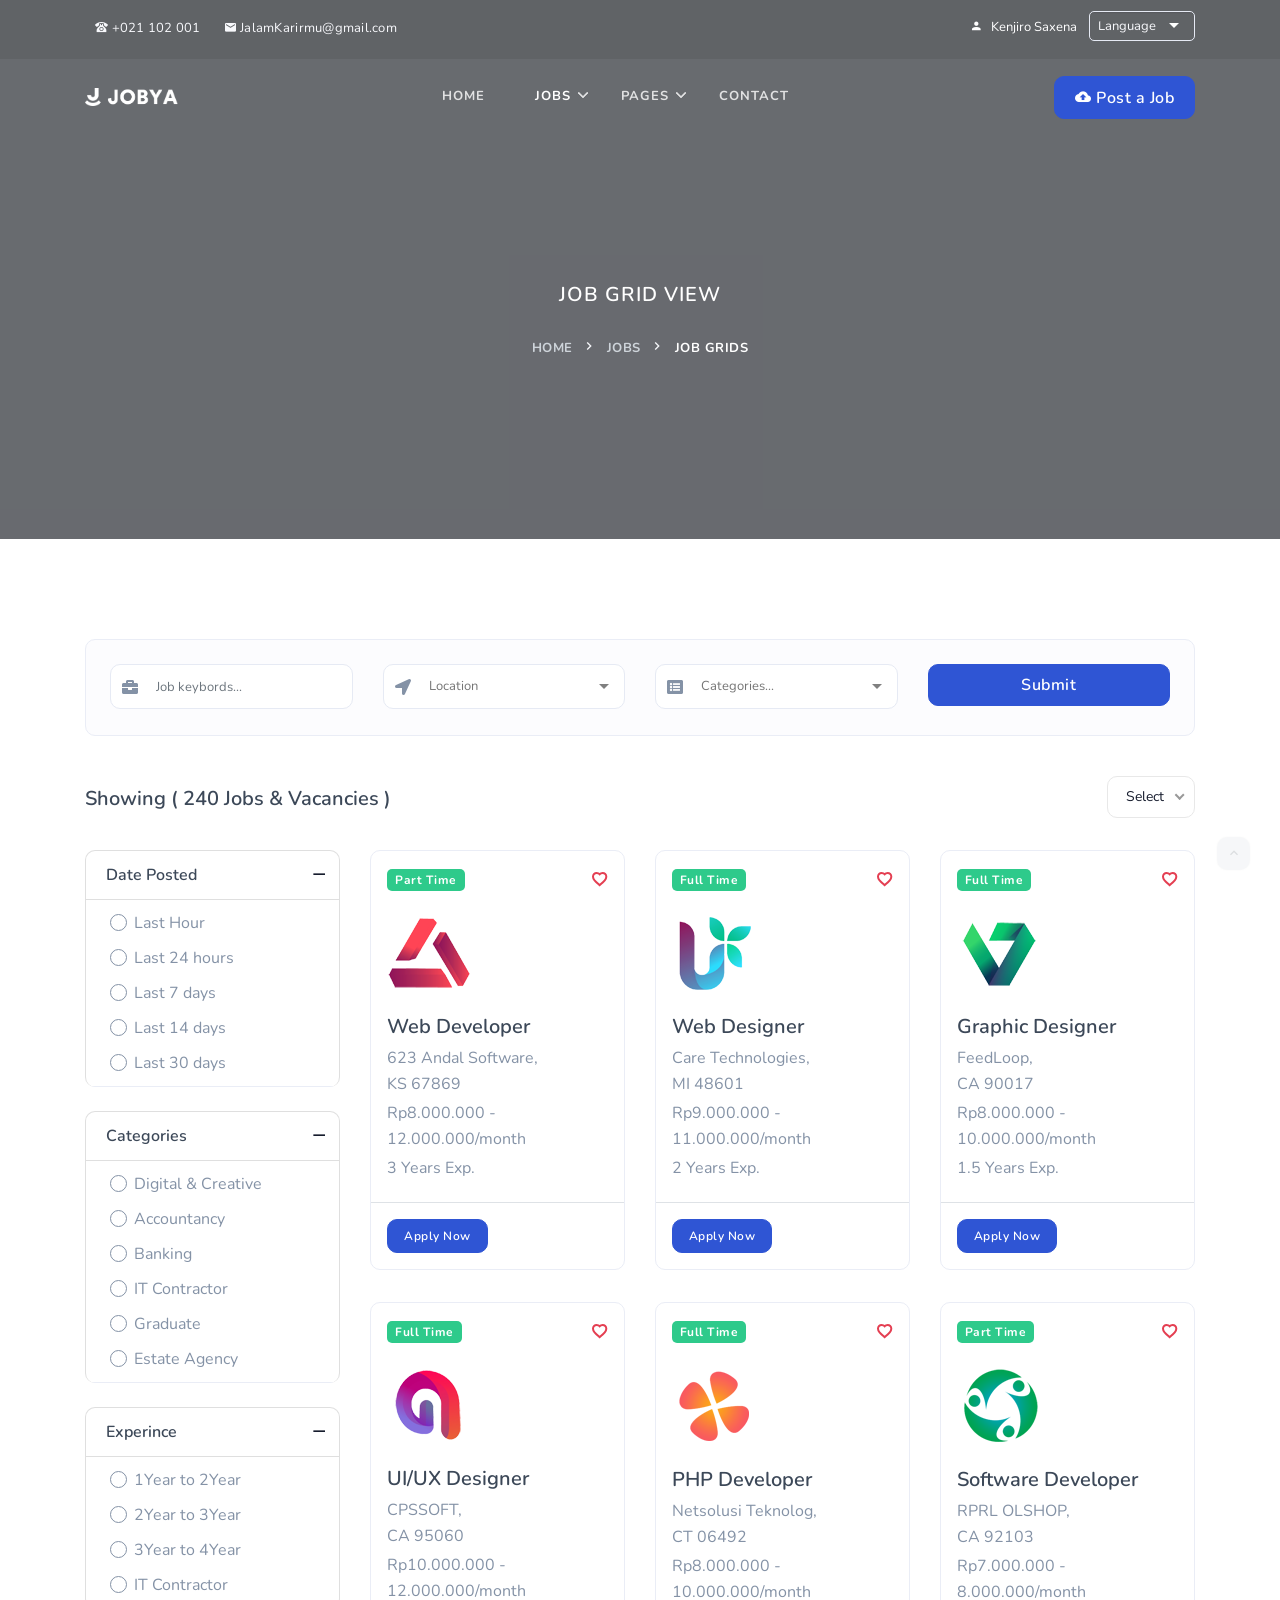
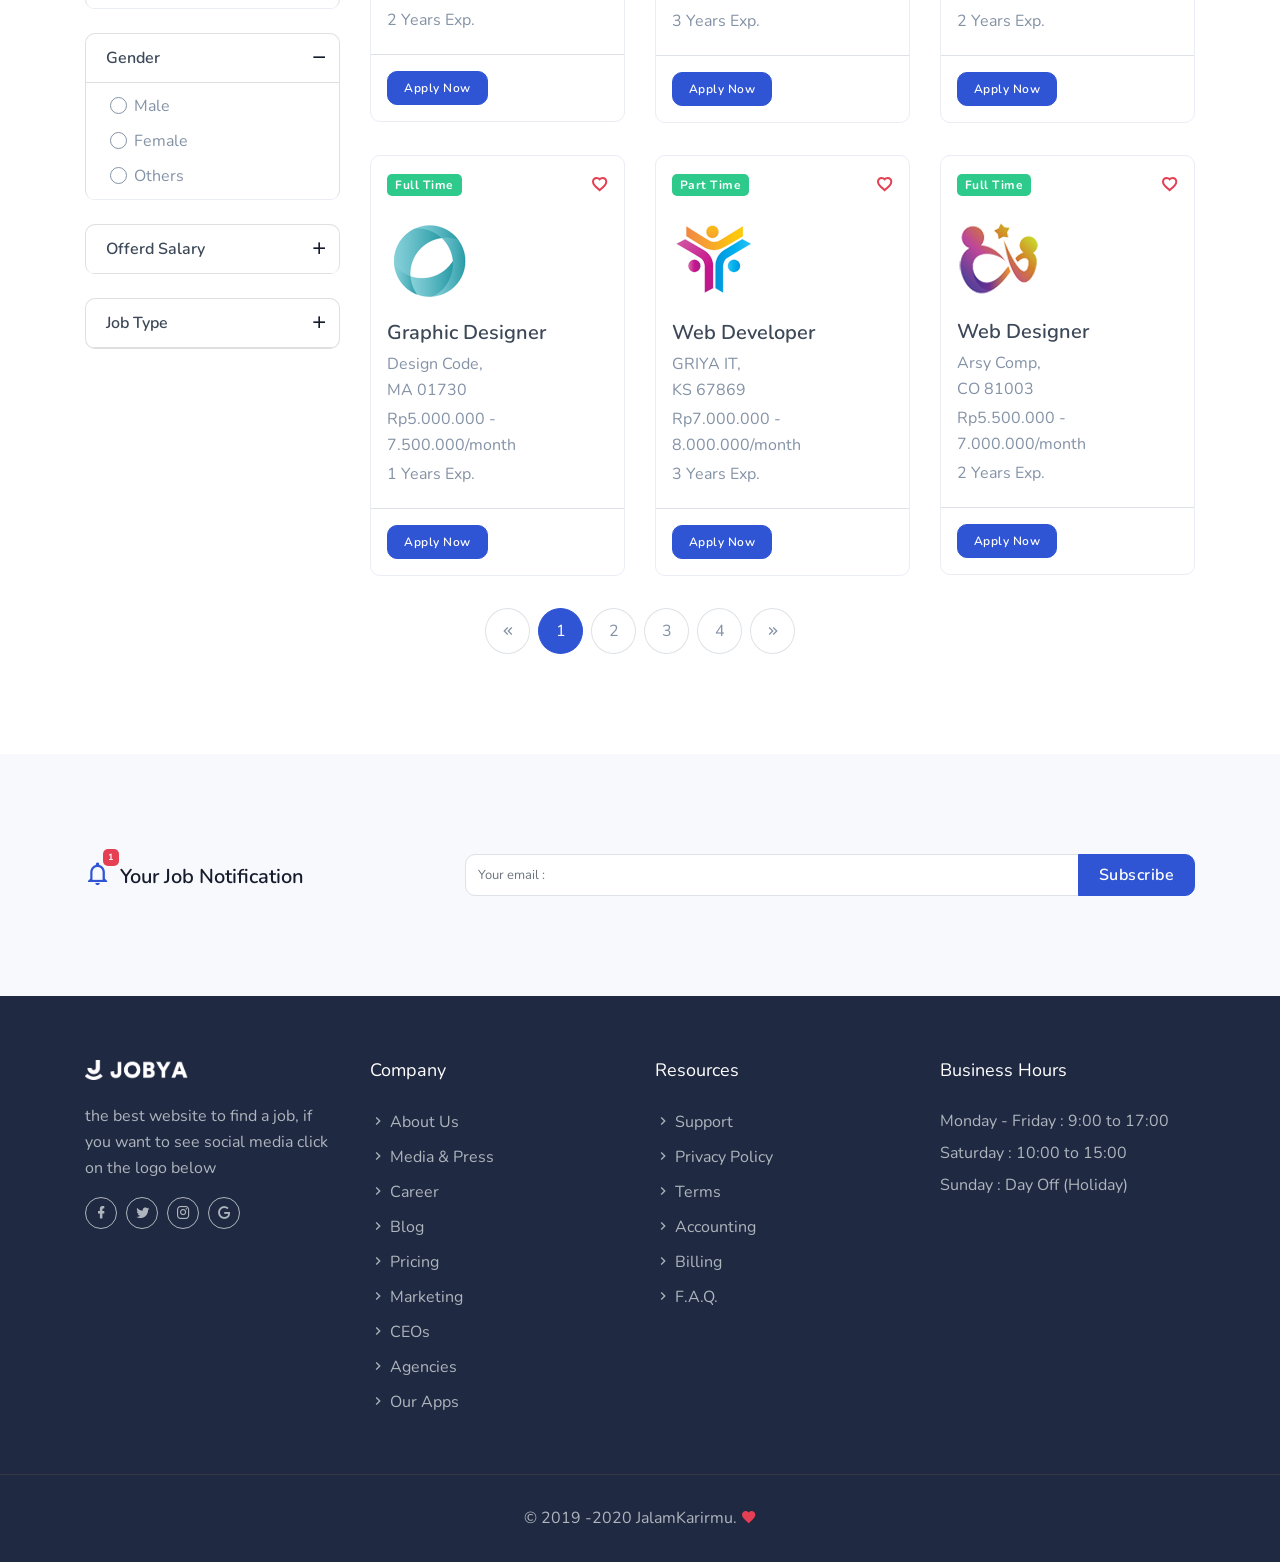
<file: HTML/job-grid.html>
<!DOCTYPE html>
<html lang="en" class="no-js">

<head>
    <meta charset="UTF-8">
    <meta name="viewport" content="width=device-width, initial-scale=1">
    <title>JalanKarirmu - The Best Website to Find a Job</title>
    <meta name="description" content="" />
    <meta name="keywords" content="" />
    <meta name="author" content="Themesdesign" />

    <link rel="shortcut icon" href="images/favicon.ico">

    <!-- Bootstrap core CSS -->
    <link rel="stylesheet" href="css/bootstrap.min.css" type="text/css">

    <!--Material Icon -->
    <link rel="stylesheet" type="text/css" href="css/materialdesignicons.min.css" />

    <link rel="stylesheet" type="text/css" href="css/fontawesome.css" />

    <!-- selectize css -->
    <link rel="stylesheet" type="text/css" href="css/selectize.css" />

    <link rel="stylesheet" type="text/css" href="css/nice-select.css" />

    <!-- Custom  Css -->
    <link rel="stylesheet" type="text/css" href="css/style.css" />

</head>

<body>
    <!-- Loader -->
    <div id="preloader">
        <div id="status">
            <div class="spinner">
                <div class="double-bounce1"></div>
                <div class="double-bounce2"></div>
            </div>
        </div>
    </div>
    <!-- Loader -->

    <!-- Navigation Bar-->
    <header id="topnav" class="defaultscroll scroll-active">
        <!-- Tagline STart -->
        <div class="tagline">
            <div class="container">
                <div class="float-left">
                    <div class="phone">
                        <i class="mdi mdi-phone-classic"></i> +021 102 001
                    </div>
                    <div class="email">
                        <a href="#">
                            <i class="mdi mdi-email"></i> JalamKarirmu@gmail.com
                        </a>
                    </div>
                </div>
                <div class="float-right">
                    <ul class="topbar-list list-unstyled d-flex" style="margin: 11px 0px;">
                        <li class="list-inline-item"><a href="javascript:void(0);"><i class="mdi mdi-account mr-2"></i>Kenjiro Saxena</a></li>
                        <li class="list-inline-item">
                            <select id="select-lang" class="demo-default">
                                    <option value="">Language</option>
                                    <option value="4">English</option>
                                    <option value="1">Spanish</option>
                                    <option value="3">French</option>
                                    <option value="5">Indonesia</option>
                                </select>
                        </li>
                    </ul>
                </div>
                <div class="clearfix"></div>
            </div>
        </div>
        <!-- Tagline End -->

        <!-- Menu Start -->
        <div class="container">
            <!-- Logo container-->
            <div>
                <a href="index.html" class="logo">
                    <img src="images/logo-light.png" alt="" class="logo-light" height="18" />
                    <img src="images/logo-dark.png" alt="" class="logo-dark" height="18" />
                </a>
            </div>                 
            <div class="buy-button">
                <a href="post-a-job.html" class="btn btn-primary"><i class="mdi mdi-cloud-upload"></i> Post a Job</a>
            </div><!--end login button-->
            <!-- End Logo container-->
            <div class="menu-extras">
                <div class="menu-item">
                    <!-- Mobile menu toggle-->
                    <a class="navbar-toggle">
                        <div class="lines">
                            <span></span>
                            <span></span>
                            <span></span>
                        </div>
                    </a>
                    <!-- End mobile menu toggle-->
                </div>
            </div>
    
            <div id="navigation">
                <!-- Navigation Menu-->   
                <ul class="navigation-menu">
                    <li><a href="index.html">Home</a></li>
                    <li class="has-submenu">
                        <a href="javascript:void(0)">Jobs</a><span class="menu-arrow"></span>
                        <ul class="submenu">
                            <li><a href="job-list.html">Job List</a></li>
                            <li><a href="job-grid.html">Job Grid</a></li>
                            <li><a href="job-details.html">Job Details</a></li>
                            <li><a href="job-details-2.html">Job Details-2</a></li>
                        </ul>
                    </li>
    
                    <li class="has-submenu">
                        <a href="javascript:void(0)">Pages</a><span class="menu-arrow"></span>
                        <ul class="submenu">
                            <li><a href="about.html">About us</a></li>
                            <li><a href="services.html">Services</a></li>
                            <li><a href="team.html">Team</a></li>
                            <li><a href="faq.html">Faqs</a></li>
                            <li><a href="pricing.html">Pricing plans</a></li>
                            <li class="has-submenu"><a href="javascript:void(0)"> Candidates</a><span class="submenu-arrow"></span>
                                <ul class="submenu">
                                    <li><a href="candidates-listing.html">Candidates Listing</a></li>
                                    <li><a href="candidates-profile.html">Candidates Profile</a></li>
                                    <li><a href="create-resume.html">Create Resume</a></li>
                                </ul>  
                            </li>
                            <li class="has-submenu"><a href="javascript:void(0)"> Employers</a><span class="submenu-arrow"></span>
                                <ul class="submenu">
                                    <li><a href="employers-list.html">Employers List</a></li>
                                    <li><a href="company-detail.html">Company Detail</a></li>
                                </ul>  
                            </li>
                            <li class="has-submenu"><a href="javascript:void(0)"> User Pages</a><span class="submenu-arrow"></span>
                                <ul class="submenu">
                                    <li><a href="login.html">Login</a></li>
                                    <li><a href="signup.html">Signup</a></li>
                                    <li><a href="recovery_passward.html">Forgot Password</a></li>
                                </ul>  
                            </li>
                        </ul>
                    </li>
                    <li>
                        <a href="contact.html">contact</a>
                    </li>
                </ul><!--end navigation menu-->
            </div><!--end navigation-->
        </div><!--end container-->
        <!--end end-->
    </header><!--end header-->
    <!-- Navbar End -->
    
    <!-- Start home -->
    <section class="bg-half page-next-level"> 
        <div class="bg-overlay"></div>
        <div class="container">
            <div class="row justify-content-center">
                <div class="col-md-6">
                    <div class="text-center text-white">
                        <h4 class="text-uppercase title mb-4">Job Grid view</h4>
                        <ul class="page-next d-inline-block mb-0">
                            <li><a href="index.html" class="text-uppercase font-weight-bold">Home</a></li>
                            <li><a href="#" class="text-uppercase font-weight-bold">Jobs</a></li> 
                            <li>
                                <span class="text-uppercase text-white font-weight-bold">Job Grids</span> 
                            </li> 
                        </ul>
                    </div>
                </div>
            </div>
        </div>
    </section>
    <!-- end home -->
    

    <section class="section">
        <!-- REGISTRATION-FORM START -->
        <div class="container">
            <div class="home-form-position">
                <div class="row justify-content-center">
                    <div class="col-lg-12">
                        <div class="home-registration-form bg-white job-list-grid-reg-form p-4 mb-3">
                            <form class="registration-form">
                                <div class="row">
                                    <div class="col-lg-3 col-md-6">
                                        <div class="registration-form-box">
                                            <i class="fa fa-briefcase"></i>
                                            <input type="text" id="exampleInputName1" class="form-control rounded registration-input-box" placeholder="Job keybords...">
                                        </div>
                                    </div>
                                    <div class="col-lg-3 col-md-6">
                                        <div class="registration-form-box">
                                            <i class="fa fa-location-arrow"></i>
                                            <select id="select-country" class="demo-default">
                                                <option value="">Location</option>
                                                <option value="AF">Afghanistan</option>
                                                <option value="AX">&Aring;land Islands</option>
                                                <option value="AL">Albania</option>
                                                <option value="DZ">Algeria</option>
                                                <option value="AS">American Samoa</option>
                                                <option value="AD">Andorra</option>
                                                <option value="AO">Angola</option>
                                                <option value="AI">Anguilla</option>
                                                <option value="AQ">Antarctica</option>
                                                <option value="AG">Antigua and Barbuda</option>
                                                <option value="AR">Argentina</option>
                                                <option value="AM">Armenia</option>
                                                <option value="AW">Aruba</option>
                                                <option value="AU">Australia</option>
                                                <option value="AT">Austria</option>
                                                <option value="AZ">Azerbaijan</option>
                                                <option value="BS">Bahamas</option>
                                                <option value="BH">Bahrain</option>
                                                <option value="BD">Bangladesh</option>
                                                <option value="BB">Barbados</option>
                                                <option value="BY">Belarus</option>
                                                <option value="BE">Belgium</option>
                                                <option value="BZ">Belize</option>
                                                <option value="BJ">Benin</option>
                                                <option value="BM">Bermuda</option>
                                                <option value="BT">Bhutan</option>
                                                <option value="BO">Bolivia, Plurinational State of</option>
                                                <option value="BA">Bosnia and Herzegovina</option>
                                                <option value="BW">Botswana</option>
                                                <option value="BV">Bouvet Island</option>
                                                <option value="BR">Brazil</option>
                                                <option value="IO">British Indian Ocean Territory</option>
                                                <option value="BN">Brunei Darussalam</option>
                                                <option value="BG">Bulgaria</option>
                                                <option value="BF">Burkina Faso</option>
                                                <option value="BI">Burundi</option>
                                                <option value="KH">Cambodia</option>
                                                <option value="CM">Cameroon</option>
                                                <option value="CA">Canada</option>
                                                <option value="CV">Cape Verde</option>
                                                <option value="KY">Cayman Islands</option>
                                                <option value="CF">Central African Republic</option>
                                                <option value="TD">Chad</option>
                                                <option value="CL">Chile</option>
                                                <option value="CN">China</option>
                                                <option value="CX">Christmas Island</option>
                                                <option value="CC">Cocos (Keeling) Islands</option>
                                                <option value="CO">Colombia</option>
                                                <option value="KM">Comoros</option>
                                                <option value="CG">Congo</option>
                                                <option value="CD">Congo, the Democratic Republic of the</option>
                                                <option value="CK">Cook Islands</option>
                                                <option value="CR">Costa Rica</option>
                                                <option value="CI">C&ocirc;te d'Ivoire</option>
                                                <option value="HR">Croatia</option>
                                                <option value="CU">Cuba</option>
                                                <option value="CY">Cyprus</option>
                                                <option value="CZ">Czech Republic</option>
                                                <option value="DK">Denmark</option>
                                                <option value="DJ">Djibouti</option>
                                                <option value="DM">Dominica</option>
                                                <option value="DO">Dominican Republic</option>
                                                <option value="EC">Ecuador</option>
                                                <option value="EG">Egypt</option>
                                                <option value="SV">El Salvador</option>
                                                <option value="GQ">Equatorial Guinea</option>
                                                <option value="ER">Eritrea</option>
                                                <option value="EE">Estonia</option>
                                                <option value="ET">Ethiopia</option>
                                                <option value="FK">Falkland Islands (Malvinas)</option>
                                                <option value="FO">Faroe Islands</option>
                                                <option value="FJ">Fiji</option>
                                                <option value="FI">Finland</option>
                                                <option value="FR">France</option>
                                                <option value="GF">French Guiana</option>
                                                <option value="PF">French Polynesia</option>
                                                <option value="TF">French Southern Territories</option>
                                                <option value="GA">Gabon</option>
                                                <option value="GM">Gambia</option>
                                                <option value="GE">Georgia</option>
                                                <option value="DE">Germany</option>
                                                <option value="GH">Ghana</option>
                                                <option value="GI">Gibraltar</option>
                                                <option value="GR">Greece</option>
                                                <option value="GL">Greenland</option>
                                                <option value="GD">Grenada</option>
                                                <option value="GP">Guadeloupe</option>
                                                <option value="GU">Guam</option>
                                                <option value="GT">Guatemala</option>
                                                <option value="GG">Guernsey</option>
                                                <option value="GN">Guinea</option>
                                                <option value="GW">Guinea-Bissau</option>
                                                <option value="GY">Guyana</option>
                                                <option value="HT">Haiti</option>
                                                <option value="HM">Heard Island and McDonald Islands</option>
                                                <option value="VA">Holy See (Vatican City State)</option>
                                                <option value="HN">Honduras</option>
                                                <option value="HK">Hong Kong</option>
                                                <option value="HU">Hungary</option>
                                                <option value="IS">Iceland</option>
                                                <option value="IN">India</option>
                                                <option value="ID">Indonesia</option>
                                                <option value="IR">Iran, Islamic Republic of</option>
                                                <option value="IQ">Iraq</option>
                                                <option value="IE">Ireland</option>
                                                <option value="IM">Isle of Man</option>
                                                <option value="IL">Israel</option>
                                                <option value="IT">Italy</option>
                                                <option value="JM">Jamaica</option>
                                                <option value="JP">Japan</option>
                                                <option value="JE">Jersey</option>
                                                <option value="JO">Jordan</option>
                                                <option value="KZ">Kazakhstan</option>
                                                <option value="KE">Kenya</option>
                                                <option value="KI">Kiribati</option>
                                                <option value="KP">Korea, Democratic People's Republic of</option>
                                                <option value="KR">Korea, Republic of</option>
                                                <option value="KW">Kuwait</option>
                                                <option value="KG">Kyrgyzstan</option>
                                                <option value="LA">Lao People's Democratic Republic</option>
                                                <option value="LV">Latvia</option>
                                                <option value="LB">Lebanon</option>
                                                <option value="LS">Lesotho</option>
                                                <option value="LR">Liberia</option>
                                                <option value="LY">Libyan Arab Jamahiriya</option>
                                                <option value="LI">Liechtenstein</option>
                                                <option value="LT">Lithuania</option>
                                                <option value="LU">Luxembourg</option>
                                                <option value="MO">Macao</option>
                                                <option value="MK">Macedonia, the former Yugoslav Republic of</option>
                                                <option value="MG">Madagascar</option>
                                                <option value="MW">Malawi</option>
                                                <option value="MY">Malaysia</option>
                                                <option value="MV">Maldives</option>
                                                <option value="ML">Mali</option>
                                                <option value="MT">Malta</option>
                                                <option value="MH">Marshall Islands</option>
                                                <option value="MQ">Martinique</option>
                                                <option value="MR">Mauritania</option>
                                                <option value="MU">Mauritius</option>
                                                <option value="YT">Mayotte</option>
                                                <option value="MX">Mexico</option>
                                                <option value="FM">Micronesia, Federated States of</option>
                                                <option value="MD">Moldova, Republic of</option>
                                                <option value="MC">Monaco</option>
                                                <option value="MN">Mongolia</option>
                                                <option value="ME">Montenegro</option>
                                                <option value="MS">Montserrat</option>
                                                <option value="MA">Morocco</option>
                                                <option value="MZ">Mozambique</option>
                                                <option value="MM">Myanmar</option>
                                                <option value="NA">Namibia</option>
                                                <option value="NR">Nauru</option>
                                                <option value="NP">Nepal</option>
                                                <option value="NL">Netherlands</option>
                                                <option value="AN">Netherlands Antilles</option>
                                                <option value="NC">New Caledonia</option>
                                                <option value="NZ">New Zealand</option>
                                                <option value="NI">Nicaragua</option>
                                                <option value="NE">Niger</option>
                                                <option value="NG">Nigeria</option>
                                                <option value="NU">Niue</option>
                                                <option value="NF">Norfolk Island</option>
                                                <option value="MP">Northern Mariana Islands</option>
                                                <option value="NO">Norway</option>
                                                <option value="OM">Oman</option>
                                                <option value="PK">Pakistan</option>
                                                <option value="PW">Palau</option>
                                                <option value="PS">Palestinian Territory, Occupied</option>
                                                <option value="PA">Panama</option>
                                                <option value="PG">Papua New Guinea</option>
                                                <option value="PY">Paraguay</option>
                                                <option value="PE">Peru</option>
                                                <option value="PH">Philippines</option>
                                                <option value="PN">Pitcairn</option>
                                                <option value="PL">Poland</option>
                                                <option value="PT">Portugal</option>
                                                <option value="PR">Puerto Rico</option>
                                                <option value="QA">Qatar</option>
                                                <option value="RE">R&eacute;union</option>
                                                <option value="RO">Romania</option>
                                                <option value="RU">Russian Federation</option>
                                                <option value="RW">Rwanda</option>
                                                <option value="BL">Saint Barth&eacute;lemy</option>
                                                <option value="SH">Saint Helena, Ascension and Tristan da Cunha</option>
                                                <option value="KN">Saint Kitts and Nevis</option>
                                                <option value="LC">Saint Lucia</option>
                                                <option value="MF">Saint Martin (French part)</option>
                                                <option value="PM">Saint Pierre and Miquelon</option>
                                                <option value="VC">Saint Vincent and the Grenadines</option>
                                                <option value="WS">Samoa</option>
                                                <option value="SM">San Marino</option>
                                                <option value="ST">Sao Tome and Principe</option>
                                                <option value="SA">Saudi Arabia</option>
                                                <option value="SN">Senegal</option>
                                                <option value="RS">Serbia</option>
                                                <option value="SC">Seychelles</option>
                                                <option value="SL">Sierra Leone</option>
                                                <option value="SG">Singapore</option>
                                                <option value="SK">Slovakia</option>
                                                <option value="SI">Slovenia</option>
                                                <option value="SB">Solomon Islands</option>
                                                <option value="SO">Somalia</option>
                                                <option value="ZA">South Africa</option>
                                                <option value="GS">South Georgia and the South Sandwich Islands</option>
                                                <option value="ES">Spain</option>
                                                <option value="LK">Sri Lanka</option>
                                                <option value="SD">Sudan</option>
                                                <option value="SR">Suriname</option>
                                                <option value="SJ">Svalbard and Jan Mayen</option>
                                                <option value="SZ">Swaziland</option>
                                                <option value="SE">Sweden</option>
                                                <option value="CH">Switzerland</option>
                                                <option value="SY">Syrian Arab Republic</option>
                                                <option value="TW">Taiwan, Province of China</option>
                                                <option value="TJ">Tajikistan</option>
                                                <option value="TZ">Tanzania, United Republic of</option>
                                                <option value="TH">Thailand</option>
                                                <option value="TL">Timor-Leste</option>
                                                <option value="TG">Togo</option>
                                                <option value="TK">Tokelau</option>
                                                <option value="TO">Tonga</option>
                                                <option value="TT">Trinidad and Tobago</option>
                                                <option value="TN">Tunisia</option>
                                                <option value="TR">Turkey</option>
                                                <option value="TM">Turkmenistan</option>
                                                <option value="TC">Turks and Caicos Islands</option>
                                                <option value="TV">Tuvalu</option>
                                                <option value="UG">Uganda</option>
                                                <option value="UA">Ukraine</option>
                                                <option value="AE">United Arab Emirates</option>
                                                <option value="GB">United Kingdom</option>
                                                <option value="US">United States</option>
                                                <option value="UM">United States Minor Outlying Islands</option>
                                                <option value="UY">Uruguay</option>
                                                <option value="UZ">Uzbekistan</option>
                                                <option value="VU">Vanuatu</option>
                                                <option value="VE">Venezuela, Bolivarian Republic of</option>
                                                <option value="VN">Viet Nam</option>
                                                <option value="VG">Virgin Islands, British</option>
                                                <option value="VI">Virgin Islands, U.S.</option>
                                                <option value="WF">Wallis and Futuna</option>
                                                <option value="EH">Western Sahara</option>
                                                <option value="YE">Yemen</option>
                                                <option value="ZM">Zambia</option>
                                                <option value="ZW">Zimbabwe</option>
                                            </select>
                                        </div>
                                    </div>
                                    <div class="col-lg-3 col-md-6">
                                        <div class="registration-form-box">
                                            <i class="fa fa-list-alt"></i>
                                            <select id="select-category" class="demo-default">
                                                <option value="">Categories...</option>
                                                <option value="4">Accounting</option>
                                                <option value="1">IT & Software</option>
                                                <option value="3">Marketing</option>
                                                <option value="5">Banking</option>
                                            </select>
                                        </div>
                                    </div>
                                    <div class="col-lg-3 col-md-6">
                                        <div class="registration-form-box">
                                            <input type="submit" id="submit" name="send" class="submitBnt btn btn-primary btn-block" value="Submit">
                                        </div>
                                    </div>
                                </div>
                            </form>
                        </div>
                    </div>
                </div>
            </div>
        </div>
        <!-- REGISTRATION-FORM END -->

        <div class="container">
            <div class="row align-items-center">
                <div class="col-lg-12">
                    <div class="show-results mt-4">
                        <div class="float-left">
                            <h5 class="text-dark mb-0 pt-2">Showing ( 240 Jobs & Vacancies )</h5>
                        </div>
                        <div class="sort-button float-right">
                            <select class="nice-select rounded">
                                <option data-display="Select">Nothing</option>
                                <option value="1">Web Developer</option>
                                <option value="2">PHP Developer</option>
                                <option value="3">Web Designer</option>
                            </select>
                        </div>
                    </div>
                </div>
            </div>

            <div class="row">
                <div class="col-lg-3 pt-2">
                    <div class="left-sidebar">
                        <div class="accordion" id="accordionExample">
                            <div class="card rounded mt-4">
                                <a data-toggle="collapse" href="#collapseOne" class="job-list" aria-expanded="true" aria-controls="collapseOne">
                                    <div class="card-header" id="headingOne">
                                        <h6 class="mb-0 text-dark f-18">Date Posted</h6>
                                    </div>
                                </a>
                                <div id="collapseOne" class="collapse show" aria-labelledby="headingOne">
                                    <div class="card-body p-0">
                                        <div class="custom-control custom-radio">
                                            <input type="radio" id="customRadio1" name="customRadio" class="custom-control-input">
                                            <label class="custom-control-label ml-1 text-muted" for="customRadio1">Last Hour</label>
                                        </div>

                                        <div class="custom-control custom-radio">
                                            <input type="radio" id="customRadio2" name="customRadio" class="custom-control-input">
                                            <label class="custom-control-label ml-1 text-muted" for="customRadio2">Last 24 hours</label>
                                        </div>

                                        <div class="custom-control custom-radio">
                                            <input type="radio" id="customRadio3" name="customRadio" class="custom-control-input">
                                            <label class="custom-control-label ml-1 text-muted" for="customRadio3">Last 7 days</label>
                                        </div>

                                        <div class="custom-control custom-radio">
                                            <input type="radio" id="customRadio4" name="customRadio" class="custom-control-input">
                                            <label class="custom-control-label ml-1 text-muted" for="customRadio4">Last 14 days</label>
                                        </div>

                                        <div class="custom-control custom-radio">
                                            <input type="radio" id="customRadio5" name="customRadio" class="custom-control-input">
                                            <label class="custom-control-label ml-1 text-muted" for="customRadio5">Last 30 days</label>
                                        </div>
                                    </div>
                                </div>
                            </div>
                            <!-- collapse one end -->
                            <div class="card rounded mt-4">
                                <a data-toggle="collapse" href="#collapsetwo" class="job-list" aria-expanded="true" aria-controls="collapsetwo">
                                    <div class="card-header" id="headingtwo">
                                        <h6 class="mb-0 text-dark f-18">Categories</h6>
                                    </div>
                                </a>
                                <div id="collapsetwo" class="collapse show" aria-labelledby="headingtwo">
                                    <div class="card-body p-0">
                                        <div class="custom-control custom-radio">
                                            <input type="radio" id="customRadio7" name="customRadio1" class="custom-control-input">
                                            <label class="custom-control-label ml-1 text-muted" for="customRadio7">Digital & Creative</label>
                                        </div>

                                        <div class="custom-control custom-radio">
                                            <input type="radio" id="customRadio8" name="customRadio1" class="custom-control-input">
                                            <label class="custom-control-label ml-1 text-muted" for="customRadio8">Accountancy</label>
                                        </div>

                                        <div class="custom-control custom-radio">
                                            <input type="radio" id="customRadio9" name="customRadio1" class="custom-control-input">
                                            <label class="custom-control-label ml-1 text-muted" for="customRadio9">Banking</label>
                                        </div>

                                        <div class="custom-control custom-radio">
                                            <input type="radio" id="customRadio10" name="customRadio1" class="custom-control-input">
                                            <label class="custom-control-label ml-1 text-muted" for="customRadio10">IT Contractor</label>
                                        </div>

                                        <div class="custom-control custom-radio">
                                            <input type="radio" id="customRadio11" name="customRadio1" class="custom-control-input">
                                            <label class="custom-control-label ml-1 text-muted" for="customRadio11">Graduate</label>
                                        </div>

                                        <div class="custom-control custom-radio">
                                            <input type="radio" id="customRadio12" name="customRadio1" class="custom-control-input">
                                            <label class="custom-control-label ml-1 text-muted" for="customRadio12">Estate Agency</label>
                                        </div>
                                    </div>
                                </div>
                            </div>
                            <!-- collapse one end -->
                            <div class="card rounded mt-4">
                                <a data-toggle="collapse" href="#collapsethree" class="job-list" aria-expanded="true" aria-controls="collapsethree">
                                    <div class="card-header" id="headingthree">
                                        <h6 class="mb-0 text-dark f-18">Experince</h6>
                                    </div>
                                </a>
                                <div id="collapsethree" class="collapse show" aria-labelledby="headingthree">
                                    <div class="card-body p-0">
                                        <div class="custom-control custom-radio">
                                            <input type="radio" id="customRadio13" name="customRadio2" class="custom-control-input">
                                            <label class="custom-control-label ml-1 text-muted" for="customRadio13">1Year to 2Year</label>
                                        </div>

                                        <div class="custom-control custom-radio">
                                            <input type="radio" id="customRadio14" name="customRadio2" class="custom-control-input">
                                            <label class="custom-control-label ml-1 text-muted" for="customRadio14">2Year to 3Year</label>
                                        </div>

                                        <div class="custom-control custom-radio">
                                            <input type="radio" id="customRadio15" name="customRadio2" class="custom-control-input">
                                            <label class="custom-control-label ml-1 text-muted" for="customRadio15">3Year to 4Year</label>
                                        </div>

                                        <div class="custom-control custom-radio">
                                            <input type="radio" id="customRadio16" name="customRadio2" class="custom-control-input">
                                            <label class="custom-control-label ml-1 text-muted" for="customRadio16">IT Contractor</label>
                                        </div>
                                    </div>
                                </div>
                            </div>
                            <!-- collapse one end -->
                            
                            <div class="card rounded mt-4">
                                <a data-toggle="collapse" href="#collapsefour" class="job-list" aria-expanded="true" aria-controls="collapsefour">
                                    <div class="card-header" id="headingfour">
                                        <h6 class="mb-0 text-dark f-18">Gender</h6>
                                    </div>
                                </a>
                                <div id="collapsefour" class="collapse show" aria-labelledby="headingfour">
                                    <div class="card-body p-0">
                                        <div class="custom-control custom-radio">
                                            <input type="radio" id="customRadio17" name="customRadio3" class="custom-control-input">
                                            <label class="custom-control-label ml-1 text-muted" for="customRadio17">Male</label>
                                        </div>

                                        <div class="custom-control custom-radio">
                                            <input type="radio" id="customRadio18" name="customRadio3" class="custom-control-input">
                                            <label class="custom-control-label ml-1 text-muted" for="customRadio18">Female</label>
                                        </div>

                                        <div class="custom-control custom-radio">
                                            <input type="radio" id="customRadio19" name="customRadio3" class="custom-control-input">
                                            <label class="custom-control-label ml-1 text-muted" for="customRadio19">Others</label>
                                        </div>
                                    </div>
                                </div>
                            </div>
                            <!-- collapse one end -->

                            <div class="card rounded mt-4">
                                <a data-toggle="collapse" href="#collapsefive" class="job-list collapsed" aria-expanded="false" aria-controls="collapsefive">
                                    <div class="card-header" id="headingfive">
                                        <h6 class="mb-0 text-dark f-18">Offerd Salary</h6>
                                    </div>
                                </a>
                                <div id="collapsefive" class="collapse" aria-labelledby="headingfive">
                                    <div class="card-body p-0">
                                        <div class="custom-control custom-radio">
                                            <input type="radio" id="customRadio20" name="customRadio4" class="custom-control-input">
                                            <label class="custom-control-label ml-1 text-muted" for="customRadio20">$1k - $20k</label>
                                        </div>

                                        <div class="custom-control custom-radio">
                                            <input type="radio" id="customRadio21" name="customRadio4" class="custom-control-input">
                                            <label class="custom-control-label ml-1 text-muted" for="customRadio21">$21k - $30k</label>
                                        </div>

                                        <div class="custom-control custom-radio">
                                            <input type="radio" id="customRadio22" name="customRadio4" class="custom-control-input">
                                            <label class="custom-control-label ml-1 text-muted" for="customRadio22">$31k - $40k</label>
                                        </div>

                                        <div class="custom-control custom-radio">
                                            <input type="radio" id="customRadio23" name="customRadio4" class="custom-control-input">
                                            <label class="custom-control-label ml-1 text-muted" for="customRadio23">$41k - $50k</label>
                                        </div>

                                        <div class="custom-control custom-radio">
                                            <input type="radio" id="customRadio24" name="customRadio4" class="custom-control-input">
                                            <label class="custom-control-label ml-1 text-muted" for="customRadio24">$51k - $60k</label>
                                        </div>
                                    </div>
                                </div>
                            </div>
                            <!-- collapse one end -->

                            <div class="card rounded mt-4">
                                <a data-toggle="collapse" href="#collapsesix" class="job-list collapsed" aria-expanded="false" aria-controls="collapsesix">
                                    <div class="card-header" id="headingsix">
                                        <h6 class="mb-0 text-dark f-18">Job Type</h6>
                                    </div>
                                </a>
                                <div id="collapsesix" class="collapse" aria-labelledby="headingsix">
                                    <div class="card-body p-0">
                                        <div class="custom-control custom-radio">
                                            <input type="radio" id="customRadio25" name="customRadio5" class="custom-control-input">
                                            <label class="custom-control-label ml-1 text-muted" for="customRadio25">Part Time</label>
                                        </div>

                                        <div class="custom-control custom-radio">
                                            <input type="radio" id="customRadio26" name="customRadio5" class="custom-control-input">
                                            <label class="custom-control-label ml-1 text-muted" for="customRadio26">Internship</label>
                                        </div>

                                        <div class="custom-control custom-radio">
                                            <input type="radio" id="customRadio27" name="customRadio5" class="custom-control-input">
                                            <label class="custom-control-label ml-1 text-muted" for="customRadio27">Full Time</label>
                                        </div>

                                        <div class="custom-control custom-radio">
                                            <input type="radio" id="customRadio28" name="customRadio5" class="custom-control-input">
                                            <label class="custom-control-label ml-1 text-muted" for="customRadio28">Freelance</label>
                                        </div>

                                        <div class="custom-control custom-radio">
                                            <input type="radio" id="customRadio29" name="customRadio5" class="custom-control-input">
                                            <label class="custom-control-label ml-1 text-muted" for="customRadio29">Temporary</label>
                                        </div>

                                        <div class="custom-control custom-radio">
                                            <input type="radio" id="customRadio30" name="customRadio5" class="custom-control-input">
                                            <label class="custom-control-label ml-1 text-muted" for="customRadio30">Volunteer</label>
                                        </div>
                                    </div>
                                </div>
                            </div>
                            <!-- collapse one end -->
                        </div>
                    </div>
                </div>

                <div class="col-lg-9">
                    <div class="row">
                        <div class="col-lg-4 col-md-6 mt-4 pt-2">
                            <div class="list-grid-item rounded">
                                <div class="grid-item-content p-3">
                                    <ul class="list-inline mb-0">
                                        <li class="list-inline-item f-15"><span class="badge badge-success">Part Time</span></li>
                                        <li class="list-inline-item float-right">
                                            <div class="grid-fev-icon">
                                                <a href="" class="text-danger"><i class="mdi mdi-heart"></i></a>
                                            </div>
                                        </li>
                                    </ul>
                                    <div class="grid-list-img mt-3">
                                        <img src="images/featured-job/img-1.png" alt="" class="img-fluid d-block">
                                    </div>
                                    <div class="grid-list-desc mt-3">
                                        <h5 class="mb-1"><a href="#" class="text-dark">Web Developer</a></h5>
                                        <p class="text-muted f-14 mb-1">623 Andal Software, <br> KS 67869</p>
                                        <p class="text-muted mb-1">Rp8.000.000 - 12.000.000/month</p>
                                        <p class="text-muted mb-1">3 Years Exp.</p>
                                    </div>
                                </div>
                                
                                <div class="apply-button p-3 border-top">
                                    <a href="#" class="btn btn-primary btn-sm">Apply Now</a>
                                </div>
                            </div>
                        </div>

                        <div class="col-lg-4 col-md-6 mt-4 pt-2">
                            <div class="list-grid-item rounded">
                                <div class="grid-item-content p-3">
                                    <ul class="list-inline mb-0">
                                        <li class="list-inline-item f-15"><span class="badge badge-success">Full Time</span></li>
                                        <li class="list-inline-item float-right">
                                            <div class="grid-fev-icon">
                                                <a href="" class="text-danger"><i class="mdi mdi-heart"></i></a>
                                            </div>
                                        </li>
                                    </ul>
                                    <div class="grid-list-img mt-3">
                                        <img src="images/featured-job/img-2.png" alt="" class="img-fluid d-block">
                                    </div>
                                    <div class="grid-list-desc mt-3">
                                        <h5 class="mb-1"><a href="#" class="text-dark">Web Designer</a></h5>
                                        <p class="text-muted f-14 mb-1"> Care Technologies, <br> MI 48601</p>
                                        <p class="text-muted mb-1">Rp9.000.000 - 11.000.000/month</p>
                                        <p class="text-muted mb-1">2 Years Exp.</p>
                                    </div>
                                </div>
                                
                                <div class="apply-button p-3 border-top">
                                    <a href="#" class="btn btn-primary btn-sm">Apply Now</a>
                                </div>
                            </div>
                        </div>

                        <div class="col-lg-4 col-md-6 mt-4 pt-2">
                            <div class="list-grid-item rounded">
                                <div class="grid-item-content p-3">
                                    <ul class="list-inline mb-0">
                                        <li class="list-inline-item f-15"><span class="badge badge-success">Full Time</span></li>
                                        <li class="list-inline-item float-right">
                                            <div class="grid-fev-icon">
                                                <a href="" class="text-danger"><i class="mdi mdi-heart"></i></a>
                                            </div>
                                        </li>
                                    </ul>
                                    <div class="grid-list-img mt-3">
                                        <img src="images/featured-job/img-3.png" alt="" class="img-fluid d-block">
                                    </div>
                                    <div class="grid-list-desc mt-3">
                                        <h5 class="mb-1"><a href="#" class="text-dark">Graphic Designer</a></h5>
                                        <p class="text-muted f-14 mb-1"> FeedLoop, <br> CA 90017</p>
                                        <p class="text-muted mb-1">Rp8.000.000 - 10.000.000/month</p>
                                        <p class="text-muted mb-1">1.5 Years Exp.</p>
                                    </div>
                                </div>
                                
                                <div class="apply-button p-3 border-top">
                                    <a href="#" class="btn btn-primary btn-sm">Apply Now</a>
                                </div>
                            </div>
                        </div>

                        <div class="col-lg-4 col-md-6 mt-4 pt-2">
                            <div class="list-grid-item rounded">
                                <div class="grid-item-content p-3">
                                    <ul class="list-inline mb-0">
                                        <li class="list-inline-item f-15"><span class="badge badge-success">Full Time</span></li>
                                        <li class="list-inline-item float-right">
                                            <div class="grid-fev-icon">
                                                <a href="" class="text-danger"><i class="mdi mdi-heart"></i></a>
                                            </div>
                                        </li>
                                    </ul>
                                    <div class="grid-list-img mt-3">
                                        <img src="images/featured-job/img-4.png" alt="" class="img-fluid d-block">
                                    </div>
                                    <div class="grid-list-desc mt-3">
                                        <h5 class="mb-1"><a href="#" class="text-dark">UI/UX Designer</a></h5>
                                        <p class="text-muted f-14 mb-1">CPSSOFT, <br> CA 95060</p>
                                        <p class="text-muted mb-1">Rp10.000.000 - 12.000.000/month</p>
                                        <p class="text-muted mb-1">2 Years Exp.</p>
                                    </div>
                                </div>
                                
                                <div class="apply-button p-3 border-top">
                                    <a href="#" class="btn btn-primary btn-sm">Apply Now</a>
                                </div>
                            </div>
                        </div>

                        <div class="col-lg-4 col-md-6 mt-4 pt-2">
                            <div class="list-grid-item rounded">
                                <div class="grid-item-content p-3">
                                    <ul class="list-inline mb-0">
                                        <li class="list-inline-item f-15"><span class="badge badge-success">Full Time</span></li>
                                        <li class="list-inline-item float-right">
                                            <div class="grid-fev-icon">
                                                <a href="" class="text-danger"><i class="mdi mdi-heart"></i></a>
                                            </div>
                                        </li>
                                    </ul>
                                    <div class="grid-list-img mt-3">
                                        <img src="images/featured-job/img-5.png" alt="" class="img-fluid d-block">
                                    </div>
                                    <div class="grid-list-desc mt-3">
                                        <h5 class="mb-1"><a href="#" class="text-dark">PHP Developer</a></h5>
                                        <p class="text-muted f-14 mb-1">Netsolusi Teknolog, <br> CT 06492</p>
                                        <p class="text-muted mb-1">Rp8.000.000 - 10.000.000/month</p>
                                        <p class="text-muted mb-1">3 Years Exp.</p>
                                    </div>
                                </div>
                                
                                <div class="apply-button p-3 border-top">
                                    <a href="#" class="btn btn-primary btn-sm">Apply Now</a>
                                </div>
                            </div>
                        </div>

                        <div class="col-lg-4 col-md-6 mt-4 pt-2">
                            <div class="list-grid-item rounded">
                                <div class="grid-item-content p-3">
                                    <ul class="list-inline mb-0">
                                        <li class="list-inline-item f-15"><span class="badge badge-success">Part Time</span></li>
                                        <li class="list-inline-item float-right">
                                            <div class="grid-fev-icon">
                                                <a href="" class="text-danger"><i class="mdi mdi-heart"></i></a>
                                            </div>
                                        </li>
                                    </ul>
                                    <div class="grid-list-img mt-3">
                                        <img src="images/featured-job/img-6.png" alt="" class="img-fluid d-block">
                                    </div>
                                    <div class="grid-list-desc mt-3">
                                        <h5 class="mb-1"><a href="#" class="text-dark">Software Developer</a></h5>
                                        <p class="text-muted f-14 mb-1">RPRL OLSHOP, <br> CA 92103</p>
                                        <p class="text-muted mb-1">Rp7.000.000 - 8.000.000/month</p>
                                        <p class="text-muted mb-1">2 Years Exp.</p>
                                    </div>
                                </div>
                                
                                <div class="apply-button p-3 border-top">
                                    <a href="#" class="btn btn-primary btn-sm">Apply Now</a>
                                </div>
                            </div>
                        </div>

                        <div class="col-lg-4 col-md-6 mt-4 pt-2">
                            <div class="list-grid-item rounded">
                                <div class="grid-item-content p-3">
                                    <ul class="list-inline mb-0">
                                        <li class="list-inline-item f-15"><span class="badge badge-success">Full Time</span></li>
                                        <li class="list-inline-item float-right">
                                            <div class="grid-fev-icon">
                                                <a href="" class="text-danger"><i class="mdi mdi-heart"></i></a>
                                            </div>
                                        </li>
                                    </ul>
                                    <div class="grid-list-img mt-3">
                                        <img src="images/featured-job/img-7.png" alt="" class="img-fluid d-block">
                                    </div>
                                    <div class="grid-list-desc mt-3">
                                        <h5 class="mb-1"><a href="#" class="text-dark">Graphic Designer</a></h5>
                                        <p class="text-muted f-14 mb-1">Design Code, <br> MA 01730</p>
                                        <p class="text-muted mb-1">Rp5.000.000 - 7.500.000/month</p>
                                        <p class="text-muted mb-1">1 Years Exp.</p>
                                    </div>
                                </div>
                                
                                <div class="apply-button p-3 border-top">
                                    <a href="#" class="btn btn-primary btn-sm">Apply Now</a>
                                </div>
                            </div>
                        </div>

                        <div class="col-lg-4 col-md-6 mt-4 pt-2">
                            <div class="list-grid-item rounded">
                                <div class="grid-item-content p-3">
                                    <ul class="list-inline mb-0">
                                        <li class="list-inline-item f-15"><span class="badge badge-success">Part Time</span></li>
                                        <li class="list-inline-item float-right">
                                            <div class="grid-fev-icon">
                                                <a href="" class="text-danger"><i class="mdi mdi-heart"></i></a>
                                            </div>
                                        </li>
                                    </ul>
                                    <div class="grid-list-img mt-3">
                                        <img src="images/featured-job/img-8.png" alt="" class="img-fluid d-block">
                                    </div>
                                    <div class="grid-list-desc mt-3">
                                        <h5 class="mb-1"><a href="#" class="text-dark">Web Developer</a></h5>
                                        <p class="text-muted f-14 mb-1">GRIYA IT, <br> KS 67869</p>
                                        <p class="text-muted mb-1">Rp7.000.000 - 8.000.000/month</p>
                                        <p class="text-muted mb-1">3 Years Exp.</p>
                                    </div>
                                </div>
                                
                                <div class="apply-button p-3 border-top">
                                    <a href="#" class="btn btn-primary btn-sm">Apply Now</a>
                                </div>
                            </div>
                        </div>

                        <div class="col-lg-4 col-md-6 mt-4 pt-2">
                            <div class="list-grid-item rounded">
                                <div class="grid-item-content p-3">
                                    <ul class="list-inline mb-0">
                                        <li class="list-inline-item f-15"><span class="badge badge-success">Full Time</span></li>
                                        <li class="list-inline-item float-right">
                                            <div class="grid-fev-icon">
                                                <a href="" class="text-danger"><i class="mdi mdi-heart"></i></a>
                                            </div>
                                        </li>
                                    </ul>
                                    <div class="grid-list-img mt-3">
                                        <img src="images/featured-job/img-9.png" alt="" class="img-fluid d-block">
                                    </div>
                                    <div class="grid-list-desc mt-3">
                                        <h5 class="mb-1"><a href="#" class="text-dark">Web Designer</a></h5>
                                        <p class="text-muted f-14 mb-1">Arsy Comp, <br> CO 81003</p>
                                        <p class="text-muted mb-1">Rp5.500.000 - 7.000.000/month</p>
                                        <p class="text-muted mb-1">2 Years Exp.</p>
                                    </div>
                                </div>
                                
                                <div class="apply-button p-3 border-top">
                                    <a href="#" class="btn btn-primary btn-sm">Apply Now</a>
                                </div>
                            </div>
                        </div>
                    </div>
                </div>
            </div>

            <div class="row">
                <div class="col-lg-12 mt-4 pt-2">
                    <nav aria-label="Page navigation example">
                        <ul class="pagination job-pagination mb-0 justify-content-center">
                            <li class="page-item disabled">
                                <a class="page-link" href="#" tabindex="-1" aria-disabled="true">
                                    <i class="mdi mdi-chevron-double-left f-15"></i>
                                </a>
                            </li>
                            <li class="page-item active"><a class="page-link" href="#">1</a></li>
                            <li class="page-item"><a class="page-link" href="#">2</a></li>
                            <li class="page-item"><a class="page-link" href="#">3</a></li>
                            <li class="page-item"><a class="page-link" href="#">4</a></li>
                            <li class="page-item">
                                <a class="page-link" href="#">
                                    <i class="mdi mdi-chevron-double-right f-15"></i>
                                </a>
                            </li>
                        </ul>
                    </nav>
                </div>
            </div>
        </div>
    </section>

    <!-- subscribe start -->
    <section class="section bg-light">
        <div class="container">
            <div class="row">
                <div class="col-lg-4 col-md-5">
                    <div class="float-left position-relative notification-icon mr-2">
                        <i class="mdi mdi-bell-outline text-primary"></i>
                        <span class="badge badge-pill badge-danger">1</span>
                    </div>
                    <h5 class="mt-2 mb-0">Your Job Notification</h5>
                </div>
                <div class="col-lg-8 col-md-7 mt-4 mt-sm-0">
                    <form>
                        <div class="form-group mb-0">
                            <div class="input-group mb-0">
                                <input name="email" id="email" type="email" class="form-control" placeholder="Your email :" required="" aria-describedby="newssubscribebtn">
                                <div class="input-group-append">
                                    <button class="btn btn-primary submitBnt" type="submit" id="newssubscribebtn">Subscribe</button>
                                </div>
                            </div>
                        </div>
                    </form>
                </div>
            </div>
        </div>
    </section>
    <!-- subscribe end -->

    <!-- footer start -->
    <footer class="footer">
        <div class="container">
            <div class="row">
                <div class="col-lg-3 col-12 mb-0 mb-md-4 pb-0 pb-md-2">
                    <a href="javascript:void(0)"><img src="images/logo-light.png" height="20" alt=""></a>
                    <p class="mt-4">the best website to find a job, if you want to see social media click on the logo below</p>
                    <ul class="social-icon social list-inline mb-0">
                        <li class="list-inline-item"><a href="#" class="rounded"><i class="mdi mdi-facebook"></i></a></li>
                        <li class="list-inline-item"><a href="#" class="rounded"><i class="mdi mdi-twitter"></i></a></li>
                        <li class="list-inline-item"><a href="#" class="rounded"><i class="mdi mdi-instagram"></i></a></li>
                        <li class="list-inline-item"><a href="#" class="rounded"><i class="mdi mdi-google"></i></a></li>
                    </ul>
                </div>
                <div class="col-lg-3 col-md-4 col-12 mt-4 mt-sm-0 pt-2 pt-sm-0">
                    <p class="text-white mb-4 footer-list-title">Company</p>
                    <ul class="list-unstyled footer-list">
                        <li><a href="#" class="text-foot"><i class="mdi mdi-chevron-right"></i> About Us</a></li>
                        <li><a href="#" class="text-foot"><i class="mdi mdi-chevron-right"></i> Media & Press</a></li>
                        <li><a href="#" class="text-foot"><i class="mdi mdi-chevron-right"></i> Career</a></li>
                        <li><a href="#" class="text-foot"><i class="mdi mdi-chevron-right"></i> Blog</a></li>
                        <li><a href="#" class="text-foot"><i class="mdi mdi-chevron-right"></i> Pricing</a></li>
                        <li><a href="#" class="text-foot"><i class="mdi mdi-chevron-right"></i> Marketing</a></li>
                        <li><a href="#" class="text-foot"><i class="mdi mdi-chevron-right"></i> CEOs </a></li>
                        <li><a href="#" class="text-foot"><i class="mdi mdi-chevron-right"></i> Agencies</a></li>
                        <li><a href="#" class="text-foot"><i class="mdi mdi-chevron-right"></i> Our Apps</a></li>
                    </ul>
                </div>
                <div class="col-lg-3 col-md-4 col-12 mt-4 mt-sm-0 pt-2 pt-sm-0">
                    <p class="text-white mb-4 footer-list-title">Resources</p>
                    <ul class="list-unstyled footer-list">
                        <li><a href="#" class="text-foot"><i class="mdi mdi-chevron-right"></i> Support</a></li>
                        <li><a href="#" class="text-foot"><i class="mdi mdi-chevron-right"></i> Privacy Policy</a></li>
                        <li><a href="#" class="text-foot"><i class="mdi mdi-chevron-right"></i> Terms</a></li>
                        <li><a href="#" class="text-foot"><i class="mdi mdi-chevron-right"></i> Accounting </a></li>
                        <li><a href="#" class="text-foot"><i class="mdi mdi-chevron-right"></i> Billing</a></li>
                        <li><a href="#" class="text-foot"><i class="mdi mdi-chevron-right"></i> F.A.Q.</a></li>
                    </ul>
                </div>
            
                <div class="col-lg-3 col-md-4 col-12 mt-4 mt-sm-0 pt-2 pt-sm-0">
                    <p class="text-white mb-4 footer-list-title f-17">Business Hours</p>
                    <ul class="list-unstyled text-foot mt-4 mb-0">
                        <li>Monday - Friday : 9:00 to 17:00</li>
                        <li class="mt-2">Saturday : 10:00 to 15:00</li>
                        <li class="mt-2">Sunday : Day Off (Holiday)</li>
                    </ul>
                </div>
            </div>
        </div>
    </footer>
    <!-- footer end -->
    <hr>
    <footer class="footer footer-bar">
        <div class="container text-center">
            <div class="row justify-content-center">
                <div class="col-12">
                    <div class="">
                        <p class="mb-0">© 2019 -2020 JalamKarirmu. <i class="mdi mdi-heart text-danger"></i></p>
                    </div>
                </div>
            </div>
        </div><!--end container-->
    </footer><!--end footer-->
    <!-- Footer End -->

    <!-- Back to top -->
    <a href="#" class="back-to-top rounded text-center" id="back-to-top"> 
        <i class="mdi mdi-chevron-up d-block"> </i> 
    </a>
    <!-- Back to top -->

    <!-- javascript -->
    <script src="js/jquery.min.js"></script>
    <script src="js/bootstrap.bundle.min.js"></script>
    <script src="js/jquery.easing.min.js"></script>
    <script src="js/plugins.js"></script>

    <!-- selectize js -->
    <script src="js/selectize.min.js"></script>

    <script src="js/jquery.nice-select.min.js"></script>

    <script src="js/app.js"></script>

</body>
</html>
</file>
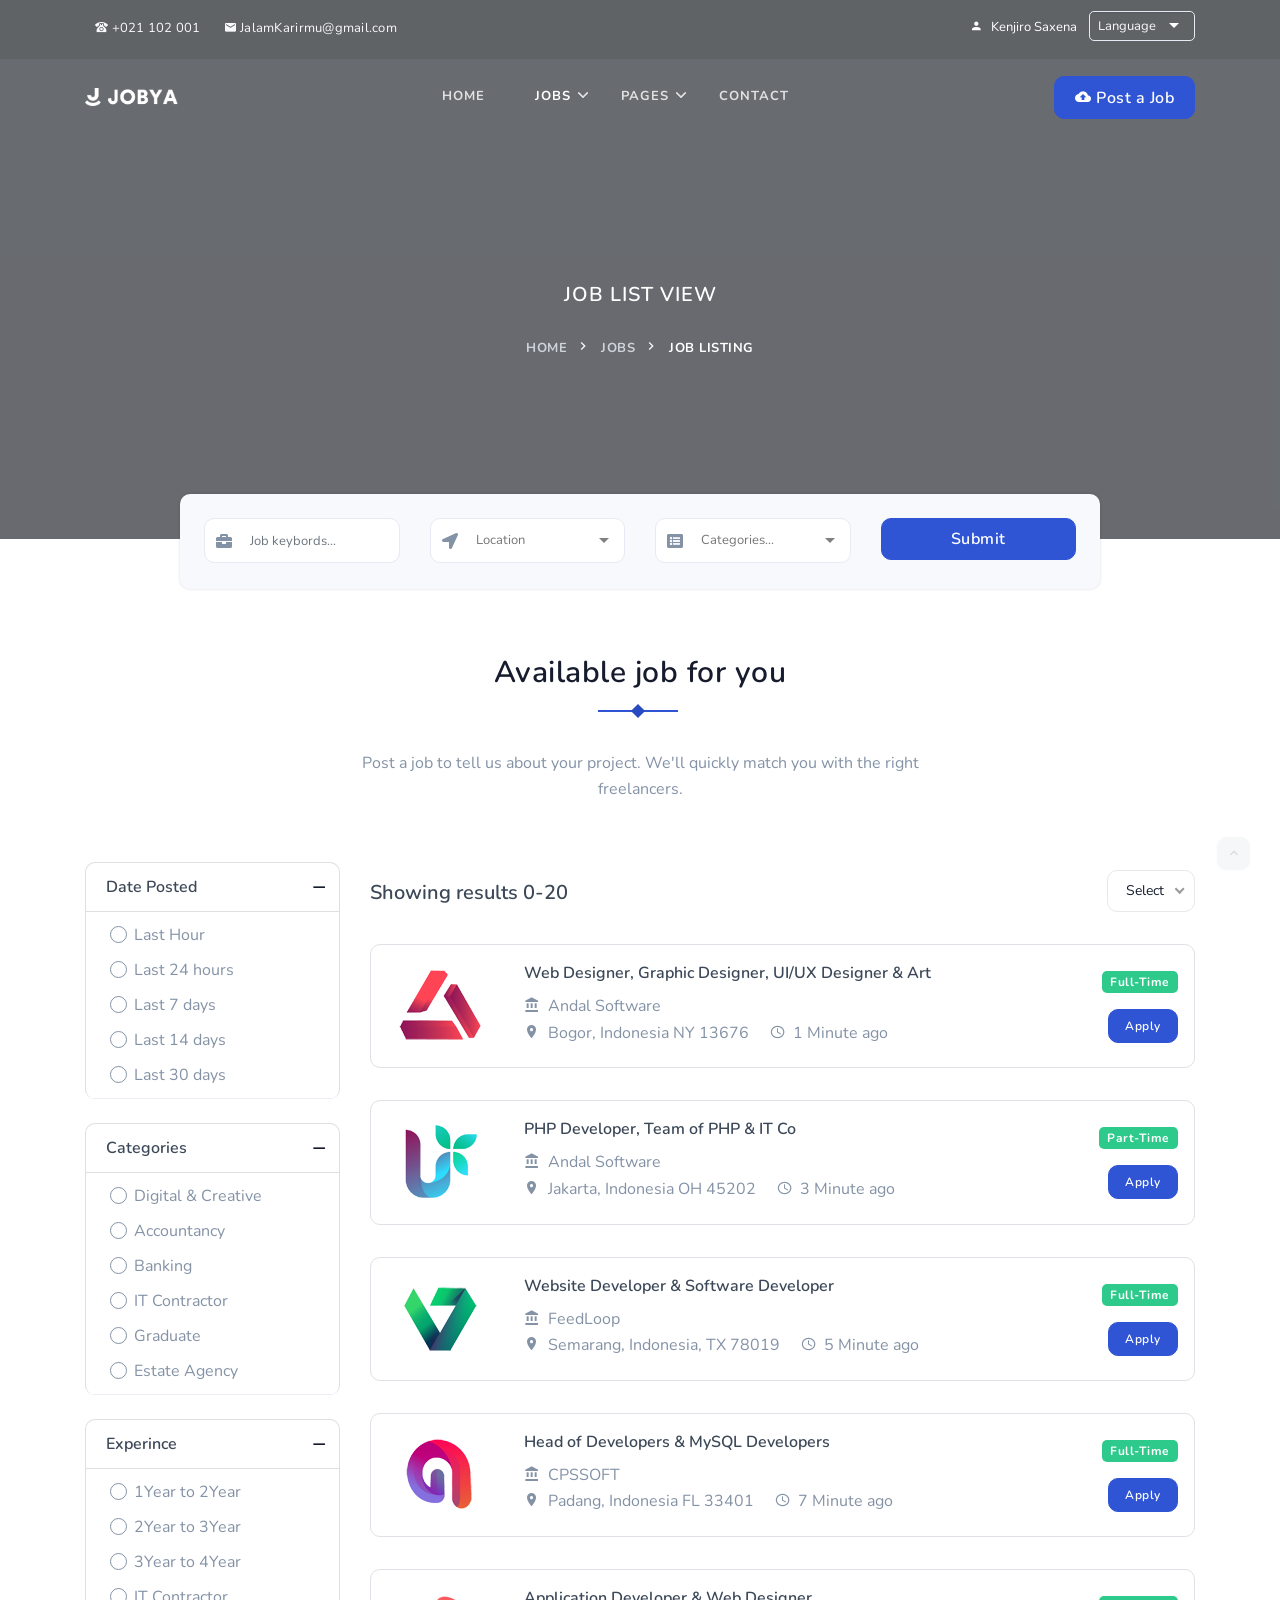
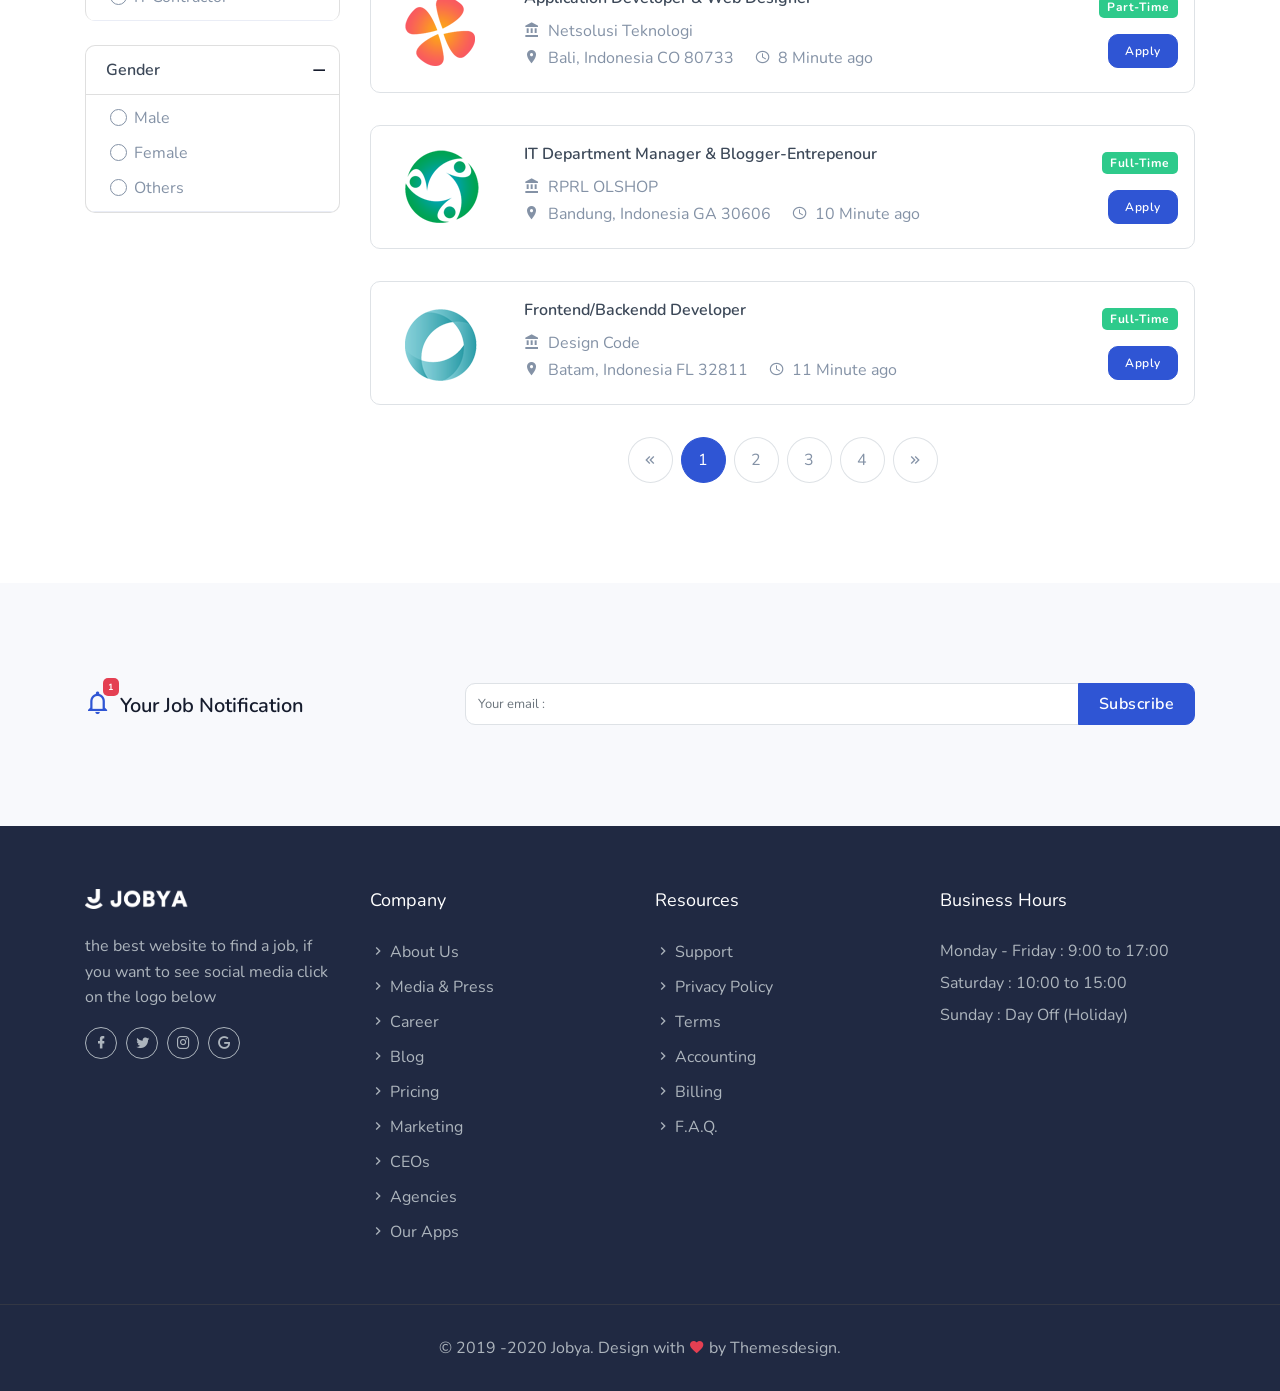
<file: HTML/job-list.html>
<!DOCTYPE html>
<html lang="en" class="no-js">

<head>
    <meta charset="UTF-8">
    <meta name="viewport" content="width=device-width, initial-scale=1">
    <title>JalanKarirmu - The Best Website to Find a Job</title>
    <meta name="description" content="" />
    <meta name="keywords" content="" />
    <meta name="author" content="Themesdesign" />

    <link rel="shortcut icon" href="images/favicon.ico">

    <!-- Bootstrap core CSS -->
    <link rel="stylesheet" href="css/bootstrap.min.css" type="text/css">

    <!--Material Icon -->
    <link rel="stylesheet" type="text/css" href="css/materialdesignicons.min.css" />

    <link rel="stylesheet" type="text/css" href="css/fontawesome.css" />

    <!-- selectize css -->
    <link rel="stylesheet" type="text/css" href="css/selectize.css" />

    <link rel="stylesheet" type="text/css" href="css/nice-select.css" />

    <!-- Custom  Css -->
    <link rel="stylesheet" type="text/css" href="css/style.css" />

</head>

<body>
    <!-- Loader -->
    <div id="preloader">
        <div id="status">
            <div class="spinner">
                <div class="double-bounce1"></div>
                <div class="double-bounce2"></div>
            </div>
        </div>
    </div>
    <!-- Loader -->

    <!-- Navigation Bar-->
    <header id="topnav" class="defaultscroll scroll-active">
        <!-- Tagline STart -->
        <div class="tagline">
            <div class="container">
                <div class="float-left">
                    <div class="phone">
                        <i class="mdi mdi-phone-classic"></i> +021 102 001
                    </div>
                    <div class="email">
                        <a href="#">
                            <i class="mdi mdi-email"></i> JalamKarirmu@gmail.com
                        </a>
                    </div>
                </div>
                <div class="float-right">
                    <ul class="topbar-list list-unstyled d-flex" style="margin: 11px 0px;">
                        <li class="list-inline-item"><a href="javascript:void(0);"><i class="mdi mdi-account mr-2"></i>Kenjiro Saxena</a></li>
                        <li class="list-inline-item">
                            <select id="select-lang" class="demo-default">
                                    <option value="">Language</option>
                                    <option value="4">English</option>
                                    <option value="1">Spanish</option>
                                    <option value="3">French</option>
                                    <option value="5">Indonesia</option>
                                </select>
                        </li>
                    </ul>
                </div>
                <div class="clearfix"></div>
            </div>
        </div>
        <!-- Tagline End -->

        <!-- Menu Start -->
        <div class="container">
            <!-- Logo container-->
            <div>
                <a href="index.html" class="logo">
                    <img src="images/logo-light.png" alt="" class="logo-light" height="18" />
                    <img src="images/logo-dark.png" alt="" class="logo-dark" height="18" />
                </a>
            </div>                 
            <div class="buy-button">
                <a href="post-a-job.html" class="btn btn-primary"><i class="mdi mdi-cloud-upload"></i> Post a Job</a>
            </div><!--end login button-->
            <!-- End Logo container-->
            <div class="menu-extras">
                <div class="menu-item">
                    <!-- Mobile menu toggle-->
                    <a class="navbar-toggle">
                        <div class="lines">
                            <span></span>
                            <span></span>
                            <span></span>
                        </div>
                    </a>
                    <!-- End mobile menu toggle-->
                </div>
            </div>
    
            <div id="navigation">
                <!-- Navigation Menu-->   
                <ul class="navigation-menu">
                    <li><a href="index.html">Home</a></li>
                    <li class="has-submenu">
                        <a href="javascript:void(0)">Jobs</a><span class="menu-arrow"></span>
                        <ul class="submenu">
                            <li><a href="job-list.html">Job List</a></li>
                            <li><a href="job-grid.html">Job Grid</a></li>
                            <li><a href="job-details.html">Job Details</a></li>
                            <li><a href="job-details-2.html">Job Details-2</a></li>
                        </ul>
                    </li>
    
                    <li class="has-submenu">
                        <a href="javascript:void(0)">Pages</a><span class="menu-arrow"></span>
                        <ul class="submenu">
                            <li><a href="about.html">About us</a></li>
                            <li><a href="services.html">Services</a></li>
                            <li><a href="team.html">Team</a></li>
                            <li><a href="faq.html">Faqs</a></li>
                            <li><a href="pricing.html">Pricing plans</a></li>
                            <li class="has-submenu"><a href="javascript:void(0)"> Candidates</a><span class="submenu-arrow"></span>
                                <ul class="submenu">
                                    <li><a href="candidates-listing.html">Candidates Listing</a></li>
                                    <li><a href="candidates-profile.html">Candidates Profile</a></li>
                                    <li><a href="create-resume.html">Create Resume</a></li>
                                </ul>  
                            </li>
                            <li class="has-submenu"><a href="javascript:void(0)"> Employers</a><span class="submenu-arrow"></span>
                                <ul class="submenu">
                                    <li><a href="employers-list.html">Employers List</a></li>
                                    <li><a href="company-detail.html">Company Detail</a></li>
                                </ul>  
                            </li>
                            <li class="has-submenu"><a href="javascript:void(0)"> User Pages</a><span class="submenu-arrow"></span>
                                <ul class="submenu">
                                    <li><a href="login.html">Login</a></li>
                                    <li><a href="signup.html">Signup</a></li>
                                    <li><a href="recovery_passward.html">Forgot Password</a></li>
                                </ul>  
                            </li>
                        </ul>
                    </li>
                    <li>
                        <a href="contact.html">contact</a>
                    </li>
                </ul><!--end navigation menu-->
            </div><!--end navigation-->
        </div><!--end container-->
        <!--end end-->
    </header><!--end header-->
    <!-- Navbar End -->
    
    <!-- Start home -->
    <section class="bg-half page-next-level"> 
        <div class="bg-overlay"></div>
        <div class="container">
            <div class="row justify-content-center">
                <div class="col-md-6">
                    <div class="text-center text-white">
                        <h4 class="text-uppercase title mb-4">Job List view</h4>
                        <ul class="page-next d-inline-block mb-0">
                            <li><a href="index.html" class="text-uppercase font-weight-bold">Home</a></li>
                            <li><a href="#" class="text-uppercase font-weight-bold">Jobs</a></li> 
                            <li>
                                <span class="text-uppercase text-white font-weight-bold">Job Listing</span> 
                            </li>
                        </ul>
                    </div>
                </div>
            </div>
        </div>
    </section>
    <!-- end home -->

    <div class="container">
        <div class="home-form-position">
            <div class="row justify-content-center">
                <div class="col-lg-10">
                    <div class="home-registration-form job-list-reg-form bg-light shadow p-4 mb-3">
                        <form class="registration-form">
                            <div class="row">
                                <div class="col-lg-3 col-md-6">
                                    <div class="registration-form-box">
                                        <i class="fa fa-briefcase"></i>
                                        <input type="text" id="exampleInputName1" class="form-control rounded registration-input-box" placeholder="Job keybords...">
                                    </div>
                                </div>
                                <div class="col-lg-3 col-md-6">
                                    <div class="registration-form-box">
                                        <i class="fa fa-location-arrow"></i>
                                        <select id="select-country" class="demo-default">
                                            <option value="">Location</option>
                                            <option value="AF">Afghanistan</option>
                                            <option value="AX">&Aring;land Islands</option>
                                            <option value="AL">Albania</option>
                                            <option value="DZ">Algeria</option>
                                            <option value="AS">American Samoa</option>
                                            <option value="AD">Andorra</option>
                                            <option value="AO">Angola</option>
                                            <option value="AI">Anguilla</option>
                                            <option value="AQ">Antarctica</option>
                                            <option value="AG">Antigua and Barbuda</option>
                                            <option value="AR">Argentina</option>
                                            <option value="AM">Armenia</option>
                                            <option value="AW">Aruba</option>
                                            <option value="AU">Australia</option>
                                            <option value="AT">Austria</option>
                                            <option value="AZ">Azerbaijan</option>
                                            <option value="BS">Bahamas</option>
                                            <option value="BH">Bahrain</option>
                                            <option value="BD">Bangladesh</option>
                                            <option value="BB">Barbados</option>
                                            <option value="BY">Belarus</option>
                                            <option value="BE">Belgium</option>
                                            <option value="BZ">Belize</option>
                                            <option value="BJ">Benin</option>
                                            <option value="BM">Bermuda</option>
                                            <option value="BT">Bhutan</option>
                                            <option value="BO">Bolivia, Plurinational State of</option>
                                            <option value="BA">Bosnia and Herzegovina</option>
                                            <option value="BW">Botswana</option>
                                            <option value="BV">Bouvet Island</option>
                                            <option value="BR">Brazil</option>
                                            <option value="IO">British Indian Ocean Territory</option>
                                            <option value="BN">Brunei Darussalam</option>
                                            <option value="BG">Bulgaria</option>
                                            <option value="BF">Burkina Faso</option>
                                            <option value="BI">Burundi</option>
                                            <option value="KH">Cambodia</option>
                                            <option value="CM">Cameroon</option>
                                            <option value="CA">Canada</option>
                                            <option value="CV">Cape Verde</option>
                                            <option value="KY">Cayman Islands</option>
                                            <option value="CF">Central African Republic</option>
                                            <option value="TD">Chad</option>
                                            <option value="CL">Chile</option>
                                            <option value="CN">China</option>
                                            <option value="CX">Christmas Island</option>
                                            <option value="CC">Cocos (Keeling) Islands</option>
                                            <option value="CO">Colombia</option>
                                            <option value="KM">Comoros</option>
                                            <option value="CG">Congo</option>
                                            <option value="CD">Congo, the Democratic Republic of the</option>
                                            <option value="CK">Cook Islands</option>
                                            <option value="CR">Costa Rica</option>
                                            <option value="CI">C&ocirc;te d'Ivoire</option>
                                            <option value="HR">Croatia</option>
                                            <option value="CU">Cuba</option>
                                            <option value="CY">Cyprus</option>
                                            <option value="CZ">Czech Republic</option>
                                            <option value="DK">Denmark</option>
                                            <option value="DJ">Djibouti</option>
                                            <option value="DM">Dominica</option>
                                            <option value="DO">Dominican Republic</option>
                                            <option value="EC">Ecuador</option>
                                            <option value="EG">Egypt</option>
                                            <option value="SV">El Salvador</option>
                                            <option value="GQ">Equatorial Guinea</option>
                                            <option value="ER">Eritrea</option>
                                            <option value="EE">Estonia</option>
                                            <option value="ET">Ethiopia</option>
                                            <option value="FK">Falkland Islands (Malvinas)</option>
                                            <option value="FO">Faroe Islands</option>
                                            <option value="FJ">Fiji</option>
                                            <option value="FI">Finland</option>
                                            <option value="FR">France</option>
                                            <option value="GF">French Guiana</option>
                                            <option value="PF">French Polynesia</option>
                                            <option value="TF">French Southern Territories</option>
                                            <option value="GA">Gabon</option>
                                            <option value="GM">Gambia</option>
                                            <option value="GE">Georgia</option>
                                            <option value="DE">Germany</option>
                                            <option value="GH">Ghana</option>
                                            <option value="GI">Gibraltar</option>
                                            <option value="GR">Greece</option>
                                            <option value="GL">Greenland</option>
                                            <option value="GD">Grenada</option>
                                            <option value="GP">Guadeloupe</option>
                                            <option value="GU">Guam</option>
                                            <option value="GT">Guatemala</option>
                                            <option value="GG">Guernsey</option>
                                            <option value="GN">Guinea</option>
                                            <option value="GW">Guinea-Bissau</option>
                                            <option value="GY">Guyana</option>
                                            <option value="HT">Haiti</option>
                                            <option value="HM">Heard Island and McDonald Islands</option>
                                            <option value="VA">Holy See (Vatican City State)</option>
                                            <option value="HN">Honduras</option>
                                            <option value="HK">Hong Kong</option>
                                            <option value="HU">Hungary</option>
                                            <option value="IS">Iceland</option>
                                            <option value="IN">India</option>
                                            <option value="ID">Indonesia</option>
                                            <option value="IR">Iran, Islamic Republic of</option>
                                            <option value="IQ">Iraq</option>
                                            <option value="IE">Ireland</option>
                                            <option value="IM">Isle of Man</option>
                                            <option value="IL">Israel</option>
                                            <option value="IT">Italy</option>
                                            <option value="JM">Jamaica</option>
                                            <option value="JP">Japan</option>
                                            <option value="JE">Jersey</option>
                                            <option value="JO">Jordan</option>
                                            <option value="KZ">Kazakhstan</option>
                                            <option value="KE">Kenya</option>
                                            <option value="KI">Kiribati</option>
                                            <option value="KP">Korea, Democratic People's Republic of</option>
                                            <option value="KR">Korea, Republic of</option>
                                            <option value="KW">Kuwait</option>
                                            <option value="KG">Kyrgyzstan</option>
                                            <option value="LA">Lao People's Democratic Republic</option>
                                            <option value="LV">Latvia</option>
                                            <option value="LB">Lebanon</option>
                                            <option value="LS">Lesotho</option>
                                            <option value="LR">Liberia</option>
                                            <option value="LY">Libyan Arab Jamahiriya</option>
                                            <option value="LI">Liechtenstein</option>
                                            <option value="LT">Lithuania</option>
                                            <option value="LU">Luxembourg</option>
                                            <option value="MO">Macao</option>
                                            <option value="MK">Macedonia, the former Yugoslav Republic of</option>
                                            <option value="MG">Madagascar</option>
                                            <option value="MW">Malawi</option>
                                            <option value="MY">Malaysia</option>
                                            <option value="MV">Maldives</option>
                                            <option value="ML">Mali</option>
                                            <option value="MT">Malta</option>
                                            <option value="MH">Marshall Islands</option>
                                            <option value="MQ">Martinique</option>
                                            <option value="MR">Mauritania</option>
                                            <option value="MU">Mauritius</option>
                                            <option value="YT">Mayotte</option>
                                            <option value="MX">Mexico</option>
                                            <option value="FM">Micronesia, Federated States of</option>
                                            <option value="MD">Moldova, Republic of</option>
                                            <option value="MC">Monaco</option>
                                            <option value="MN">Mongolia</option>
                                            <option value="ME">Montenegro</option>
                                            <option value="MS">Montserrat</option>
                                            <option value="MA">Morocco</option>
                                            <option value="MZ">Mozambique</option>
                                            <option value="MM">Myanmar</option>
                                            <option value="NA">Namibia</option>
                                            <option value="NR">Nauru</option>
                                            <option value="NP">Nepal</option>
                                            <option value="NL">Netherlands</option>
                                            <option value="AN">Netherlands Antilles</option>
                                            <option value="NC">New Caledonia</option>
                                            <option value="NZ">New Zealand</option>
                                            <option value="NI">Nicaragua</option>
                                            <option value="NE">Niger</option>
                                            <option value="NG">Nigeria</option>
                                            <option value="NU">Niue</option>
                                            <option value="NF">Norfolk Island</option>
                                            <option value="MP">Northern Mariana Islands</option>
                                            <option value="NO">Norway</option>
                                            <option value="OM">Oman</option>
                                            <option value="PK">Pakistan</option>
                                            <option value="PW">Palau</option>
                                            <option value="PS">Palestinian Territory, Occupied</option>
                                            <option value="PA">Panama</option>
                                            <option value="PG">Papua New Guinea</option>
                                            <option value="PY">Paraguay</option>
                                            <option value="PE">Peru</option>
                                            <option value="PH">Philippines</option>
                                            <option value="PN">Pitcairn</option>
                                            <option value="PL">Poland</option>
                                            <option value="PT">Portugal</option>
                                            <option value="PR">Puerto Rico</option>
                                            <option value="QA">Qatar</option>
                                            <option value="RE">R&eacute;union</option>
                                            <option value="RO">Romania</option>
                                            <option value="RU">Russian Federation</option>
                                            <option value="RW">Rwanda</option>
                                            <option value="BL">Saint Barth&eacute;lemy</option>
                                            <option value="SH">Saint Helena, Ascension and Tristan da Cunha</option>
                                            <option value="KN">Saint Kitts and Nevis</option>
                                            <option value="LC">Saint Lucia</option>
                                            <option value="MF">Saint Martin (French part)</option>
                                            <option value="PM">Saint Pierre and Miquelon</option>
                                            <option value="VC">Saint Vincent and the Grenadines</option>
                                            <option value="WS">Samoa</option>
                                            <option value="SM">San Marino</option>
                                            <option value="ST">Sao Tome and Principe</option>
                                            <option value="SA">Saudi Arabia</option>
                                            <option value="SN">Senegal</option>
                                            <option value="RS">Serbia</option>
                                            <option value="SC">Seychelles</option>
                                            <option value="SL">Sierra Leone</option>
                                            <option value="SG">Singapore</option>
                                            <option value="SK">Slovakia</option>
                                            <option value="SI">Slovenia</option>
                                            <option value="SB">Solomon Islands</option>
                                            <option value="SO">Somalia</option>
                                            <option value="ZA">South Africa</option>
                                            <option value="GS">South Georgia and the South Sandwich Islands</option>
                                            <option value="ES">Spain</option>
                                            <option value="LK">Sri Lanka</option>
                                            <option value="SD">Sudan</option>
                                            <option value="SR">Suriname</option>
                                            <option value="SJ">Svalbard and Jan Mayen</option>
                                            <option value="SZ">Swaziland</option>
                                            <option value="SE">Sweden</option>
                                            <option value="CH">Switzerland</option>
                                            <option value="SY">Syrian Arab Republic</option>
                                            <option value="TW">Taiwan, Province of China</option>
                                            <option value="TJ">Tajikistan</option>
                                            <option value="TZ">Tanzania, United Republic of</option>
                                            <option value="TH">Thailand</option>
                                            <option value="TL">Timor-Leste</option>
                                            <option value="TG">Togo</option>
                                            <option value="TK">Tokelau</option>
                                            <option value="TO">Tonga</option>
                                            <option value="TT">Trinidad and Tobago</option>
                                            <option value="TN">Tunisia</option>
                                            <option value="TR">Turkey</option>
                                            <option value="TM">Turkmenistan</option>
                                            <option value="TC">Turks and Caicos Islands</option>
                                            <option value="TV">Tuvalu</option>
                                            <option value="UG">Uganda</option>
                                            <option value="UA">Ukraine</option>
                                            <option value="AE">United Arab Emirates</option>
                                            <option value="GB">United Kingdom</option>
                                            <option value="US">United States</option>
                                            <option value="UM">United States Minor Outlying Islands</option>
                                            <option value="UY">Uruguay</option>
                                            <option value="UZ">Uzbekistan</option>
                                            <option value="VU">Vanuatu</option>
                                            <option value="VE">Venezuela, Bolivarian Republic of</option>
                                            <option value="VN">Viet Nam</option>
                                            <option value="VG">Virgin Islands, British</option>
                                            <option value="VI">Virgin Islands, U.S.</option>
                                            <option value="WF">Wallis and Futuna</option>
                                            <option value="EH">Western Sahara</option>
                                            <option value="YE">Yemen</option>
                                            <option value="ZM">Zambia</option>
                                            <option value="ZW">Zimbabwe</option>
                                        </select>
                                    </div>
                                </div>
                                <div class="col-lg-3 col-md-6">
                                    <div class="registration-form-box">
                                        <i class="fa fa-list-alt"></i>
                                        <select id="select-category" class="demo-default">
                                            <option value="">Categories...</option>
                                            <option value="4">Accounting</option>
                                            <option value="1">IT & Software</option>
                                            <option value="3">Marketing</option>
                                            <option value="5">Banking</option>
                                        </select>
                                    </div>
                                </div>
                                <div class="col-lg-3 col-md-6">
                                    <div class="registration-form-box">
                                        <input type="submit" id="submit" name="send" class="submitBnt btn btn-primary btn-block" value="Submit">
                                    </div>
                                </div>
                            </div>
                        </form>
                    </div>
                </div>
            </div>
        </div>
    </div>

    <!-- JOB LIST START -->
    <section class="section pt-0">
        <div class="container">
            <div class="row justify-content-center">
                <div class="col-12">
                    <div class="section-title text-center mb-4 pb-2">
                        <h4 class="title title-line pb-5">Available job for you</h4>
                        <p class="text-muted para-desc mx-auto mb-1">Post a job to tell us about your project. We'll quickly match you with the right freelancers.</p>
                    </div>
                </div>
            </div>

            <div class="row">
                <div class="col-lg-3">
                    <div class="left-sidebar">
                        <div class="accordion" id="accordionExample">
                            <div class="card rounded mt-4">
                                <a data-toggle="collapse" href="#collapseOne" class="job-list" aria-expanded="true" aria-controls="collapseOne">
                                    <div class="card-header" id="headingOne">
                                        <h6 class="mb-0 text-dark f-18">Date Posted</h6>
                                    </div>
                                </a>
                                <div id="collapseOne" class="collapse show" aria-labelledby="headingOne">
                                    <div class="card-body p-0">
                                        <div class="custom-control custom-radio">
                                            <input type="radio" id="customRadio1" name="customRadio" class="custom-control-input">
                                            <label class="custom-control-label ml-1 text-muted" for="customRadio1">Last Hour</label>
                                        </div>

                                        <div class="custom-control custom-radio">
                                            <input type="radio" id="customRadio2" name="customRadio" class="custom-control-input">
                                            <label class="custom-control-label ml-1 text-muted" for="customRadio2">Last 24 hours</label>
                                        </div>

                                        <div class="custom-control custom-radio">
                                            <input type="radio" id="customRadio3" name="customRadio" class="custom-control-input">
                                            <label class="custom-control-label ml-1 text-muted" for="customRadio3">Last 7 days</label>
                                        </div>

                                        <div class="custom-control custom-radio">
                                            <input type="radio" id="customRadio4" name="customRadio" class="custom-control-input">
                                            <label class="custom-control-label ml-1 text-muted" for="customRadio4">Last 14 days</label>
                                        </div>

                                        <div class="custom-control custom-radio">
                                            <input type="radio" id="customRadio5" name="customRadio" class="custom-control-input">
                                            <label class="custom-control-label ml-1 text-muted" for="customRadio5">Last 30 days</label>
                                        </div>
                                    </div>
                                </div>
                            </div>
                            <!-- collapse one end -->
                            <div class="card rounded mt-4">
                                <a data-toggle="collapse" href="#collapsetwo" class="job-list" aria-expanded="true" aria-controls="collapsetwo">
                                    <div class="card-header" id="headingtwo">
                                        <h6 class="mb-0 text-dark f-18">Categories</h6>
                                    </div>
                                </a>
                                <div id="collapsetwo" class="collapse show" aria-labelledby="headingtwo">
                                    <div class="card-body p-0">
                                        <div class="custom-control custom-radio">
                                            <input type="radio" id="customRadio7" name="customRadio1" class="custom-control-input">
                                            <label class="custom-control-label ml-1 text-muted f-15" for="customRadio7">Digital & Creative</label>
                                        </div>

                                        <div class="custom-control custom-radio">
                                            <input type="radio" id="customRadio8" name="customRadio1" class="custom-control-input">
                                            <label class="custom-control-label ml-1 text-muted f-15" for="customRadio8">Accountancy</label>
                                        </div>

                                        <div class="custom-control custom-radio">
                                            <input type="radio" id="customRadio9" name="customRadio1" class="custom-control-input">
                                            <label class="custom-control-label ml-1 text-muted f-15" for="customRadio9">Banking</label>
                                        </div>

                                        <div class="custom-control custom-radio">
                                            <input type="radio" id="customRadio10" name="customRadio1" class="custom-control-input">
                                            <label class="custom-control-label ml-1 text-muted f-15" for="customRadio10">IT Contractor</label>
                                        </div>

                                        <div class="custom-control custom-radio">
                                            <input type="radio" id="customRadio11" name="customRadio1" class="custom-control-input">
                                            <label class="custom-control-label ml-1 text-muted f-15" for="customRadio11">Graduate</label>
                                        </div>

                                        <div class="custom-control custom-radio">
                                            <input type="radio" id="customRadio12" name="customRadio1" class="custom-control-input">
                                            <label class="custom-control-label ml-1 text-muted f-15" for="customRadio12">Estate Agency</label>
                                        </div>
                                    </div>
                                </div>
                            </div>
                            <!-- collapse one end -->
                            <div class="card rounded mt-4">
                                <a data-toggle="collapse" href="#collapsethree" class="job-list" aria-expanded="true" aria-controls="collapsethree">
                                    <div class="card-header" id="headingthree">
                                        <h6 class="mb-0 text-dark f-18">Experince</h6>
                                    </div>
                                </a>
                                <div id="collapsethree" class="collapse show" aria-labelledby="headingthree">
                                    <div class="card-body p-0">
                                        <div class="custom-control custom-radio">
                                            <input type="radio" id="customRadio13" name="customRadio2" class="custom-control-input">
                                            <label class="custom-control-label ml-1 text-muted f-15" for="customRadio13">1Year to 2Year</label>
                                        </div>

                                        <div class="custom-control custom-radio">
                                            <input type="radio" id="customRadio14" name="customRadio2" class="custom-control-input">
                                            <label class="custom-control-label ml-1 text-muted f-15" for="customRadio14">2Year to 3Year</label>
                                        </div>

                                        <div class="custom-control custom-radio">
                                            <input type="radio" id="customRadio15" name="customRadio2" class="custom-control-input">
                                            <label class="custom-control-label ml-1 text-muted f-15" for="customRadio15">3Year to 4Year</label>
                                        </div>

                                        <div class="custom-control custom-radio">
                                            <input type="radio" id="customRadio16" name="customRadio2" class="custom-control-input">
                                            <label class="custom-control-label ml-1 text-muted f-15" for="customRadio16">IT Contractor</label>
                                        </div>
                                    </div>
                                </div>
                            </div>
                            <!-- collapse one end -->
                            <div class="card rounded mt-4">
                                <a data-toggle="collapse" href="#collapsefour" class="job-list" aria-expanded="true" aria-controls="collapsefour">
                                    <div class="card-header" id="headingfour">
                                        <h6 class="mb-0 text-dark f-18">Gender</h6>
                                    </div>
                                </a>
                                <div id="collapsefour" class="collapse show" aria-labelledby="headingfour">
                                    <div class="card-body p-0">
                                        <div class="custom-control custom-radio">
                                            <input type="radio" id="customRadio17" name="customRadio3" class="custom-control-input">
                                            <label class="custom-control-label ml-1 text-muted f-15" for="customRadio17">Male</label>
                                        </div>

                                        <div class="custom-control custom-radio">
                                            <input type="radio" id="customRadio18" name="customRadio3" class="custom-control-input">
                                            <label class="custom-control-label ml-1 text-muted f-15" for="customRadio18">Female</label>
                                        </div>

                                        <div class="custom-control custom-radio">
                                            <input type="radio" id="customRadio19" name="customRadio3" class="custom-control-input">
                                            <label class="custom-control-label ml-1 text-muted f-15" for="customRadio19">Others</label>
                                        </div>
                                    </div>
                                </div>
                            </div>
                            <!-- collapse one end -->
                        </div>
                    </div>
                </div>

                <div class="col-lg-9 mt-4 pt-2">
                    <div class="row align-items-center">
                        <div class="col-lg-12">
                            <div class="show-results">
                                <div class="float-left">
                                    <h5 class="text-dark mb-0 pt-2 f-18">Showing results 0-20</h5>
                                </div>
                                <div class="sort-button float-right">
                                    <select class="nice-select rounded">
                                        <option data-display="Select">Nothing</option>
                                        <option value="1">Web Developer</option>
                                        <option value="2">PHP Developer</option>
                                        <option value="3">Web Designer</option>
                                    </select>
                                </div>
                            </div>
                        </div>
                    </div>

                    <div class="row">
                        <div class="col-lg-12 mt-4 pt-2">
                            <div class="job-list-box border rounded">
                                <div class="p-3">
                                    <div class="row align-items-center">
                                        <div class="col-lg-2">
                                            <div class="company-logo-img">
                                                <img src="images/featured-job/img-1.png" alt="" class="img-fluid mx-auto d-block">
                                            </div>
                                        </div>
                                        <div class="col-lg-7 col-md-9">
                                            <div class="job-list-desc">
                                                <h6 class="mb-2"><a href="#" class="text-dark">Web Designer, Graphic Designer, UI/UX Designer & Art</a></h6>
                                                <p class="text-muted mb-0"><i class="mdi mdi-bank mr-2"></i>Andal Software</p>
                                                <ul class="list-inline mb-0">
                                                    <li class="list-inline-item mr-3">
                                                        <p class="text-muted mb-0"><i class="mdi mdi-map-marker mr-2"></i>Bogor, Indonesia NY 13676</p>
                                                    </li>

                                                    <li class="list-inline-item">
                                                        <p class="text-muted mb-0"><i class="mdi mdi-clock-outline mr-2"></i>1 Minute ago</p>
                                                    </li>
                                                </ul>
                                            </div>
                                        </div>
                                        <div class="col-lg-3 col-md-3">
                                            <div class="job-list-button-sm text-right">
                                                <span class="badge badge-success">Full-Time</span>

                                                <div class="mt-3">
                                                    <a href="#" class="btn btn-sm btn-primary">Apply</a>
                                                </div>
                                            </div>
                                        </div>
                                    </div>
                                </div>
                            </div>
                        </div>
                        
                        <div class="col-lg-12 mt-4 pt-2">
                            <div class="job-list-box border rounded">
                                <div class="p-3">
                                    <div class="row align-items-center">
                                        <div class="col-lg-2">
                                            <div class="company-logo-img">
                                                <img src="images/featured-job/img-2.png" alt="" class="img-fluid mx-auto d-block">
                                            </div>
                                        </div>
                                        <div class="col-lg-7 col-md-9">
                                            <div class="job-list-desc">
                                                <h6 class="mb-2"><a href="#" class="text-dark">PHP Developer, Team of PHP & IT Co</a></h6>
                                                <p class="text-muted mb-0"><i class="mdi mdi-bank mr-2"></i>Andal Software</p>
                                                <ul class="list-inline mb-0">
                                                    <li class="list-inline-item mr-3">
                                                        <p class="text-muted mb-0"><i class="mdi mdi-map-marker mr-2"></i>Jakarta, Indonesia OH 45202</p>
                                                    </li>

                                                    <li class="list-inline-item">
                                                        <p class="text-muted mb-0"><i class="mdi mdi-clock-outline mr-2"></i>3 Minute ago</p>
                                                    </li>
                                                </ul>
                                            </div>
                                        </div>
                                        <div class="col-lg-3 col-md-3">
                                            <div class="job-list-button-sm text-right">
                                               <span class="badge badge-success">Part-Time</span>

                                                <div class="mt-3">
                                                    <a href="#" class="btn btn-sm btn-primary">Apply</a>
                                                </div>
                                            </div>
                                        </div>
                                    </div>
                                </div>
                            </div>
                        </div>
                        
                        <div class="col-lg-12 mt-4 pt-2">
                            <div class="job-list-box border rounded">
                                <div class="p-3">
                                    <div class="row align-items-center">
                                        <div class="col-lg-2">
                                            <div class="company-logo-img">
                                                <img src="images/featured-job/img-3.png" alt="" class="img-fluid mx-auto d-block">
                                            </div>
                                        </div>
                                        <div class="col-lg-7 col-md-9">
                                            <div class="job-list-desc">
                                                <h6 class="mb-2"><a href="#" class="text-dark">Website Developer & Software Developer</a></h6>
                                                <p class="text-muted mb-0"><i class="mdi mdi-bank mr-2"></i>FeedLoop</p>
                                                <ul class="list-inline mb-0">
                                                    <li class="list-inline-item mr-3">
                                                        <p class="text-muted mb-0"><i class="mdi mdi-map-marker mr-2"></i>Semarang, Indonesia, TX 78019</p>
                                                    </li>

                                                    <li class="list-inline-item">
                                                        <p class="text-muted mb-0"><i class="mdi mdi-clock-outline mr-2"></i>5 Minute ago</p>
                                                    </li>
                                                </ul>
                                            </div>
                                        </div>
                                        <div class="col-lg-3 col-md-3">
                                            <div class="job-list-button-sm text-right">
                                                <span class="badge badge-success">Full-Time</span>

                                                <div class="mt-3">
                                                    <a href="#" class="btn btn-sm btn-primary">Apply</a>
                                                </div>
                                            </div>
                                        </div>
                                    </div>
                                </div>
                            </div>
                        </div>
                        
                        <div class="col-lg-12 mt-4 pt-2">
                            <div class="job-list-box border rounded">
                                <div class="p-3">
                                    <div class="row align-items-center">
                                        <div class="col-lg-2">
                                            <div class="company-logo-img">
                                                <img src="images/featured-job/img-4.png" alt="" class="img-fluid mx-auto d-block">
                                            </div>
                                        </div>
                                        <div class="col-lg-7 col-md-9">
                                            <div class="job-list-desc">
                                                <h6 class="mb-2"><a href="#" class="text-dark">Head of Developers & MySQL Developers</a></h6>
                                                <p class="text-muted mb-0"><i class="mdi mdi-bank mr-2"></i>CPSSOFT</p>
                                                <ul class="list-inline mb-0">
                                                    <li class="list-inline-item mr-3">
                                                        <p class="text-muted mb-0"><i class="mdi mdi-map-marker mr-2"></i>Padang, Indonesia FL 33401</p>
                                                    </li>

                                                    <li class="list-inline-item">
                                                        <p class="text-muted mb-0"><i class="mdi mdi-clock-outline mr-2"></i>7 Minute ago</p>
                                                    </li>
                                                </ul>
                                            </div>
                                        </div>
                                        <div class="col-lg-3 col-md-3">
                                            <div class="job-list-button-sm text-right">
                                                <span class="badge badge-success">Full-Time</span>

                                                <div class="mt-3">
                                                    <a href="#" class="btn btn-sm btn-primary">Apply</a>
                                                </div>
                                            </div>
                                        </div>
                                    </div>
                                </div>
                            </div>
                        </div>

                        <div class="col-lg-12 mt-4 pt-2">
                            <div class="job-list-box border rounded">
                                <div class="p-3">
                                    <div class="row align-items-center">
                                        <div class="col-lg-2">
                                            <div class="company-logo-img">
                                                <img src="images/featured-job/img-5.png" alt="" class="img-fluid mx-auto d-block">
                                            </div>
                                        </div>
                                        <div class="col-lg-7 col-md-9">
                                            <div class="job-list-desc">
                                                <h6 class="mb-2"><a href="#" class="text-dark">Application Developer & Web Designer</a></h6>
                                                <p class="text-muted mb-0"><i class="mdi mdi-bank mr-2"></i>Netsolusi Teknologi</p>
                                                <ul class="list-inline mb-0">
                                                    <li class="list-inline-item mr-3">
                                                        <p class="text-muted mb-0"><i class="mdi mdi-map-marker mr-2"></i>Bali, Indonesia CO 80733</p>
                                                    </li>

                                                    <li class="list-inline-item">
                                                        <p class="text-muted mb-0"><i class="mdi mdi-clock-outline mr-2"></i>8 Minute ago</p>
                                                    </li>
                                                </ul>
                                            </div>
                                        </div>
                                        <div class="col-lg-3 col-md-3">
                                            <div class="job-list-button-sm text-right">
                                                    <span class="badge badge-success">Part-Time</span>

                                                <div class="mt-3">
                                                    <a href="#" class="btn btn-sm btn-primary">Apply</a>
                                                </div>
                                            </div>
                                        </div>
                                    </div>
                                </div>
                            </div>
                        </div>
                        
                        <div class="col-lg-12 mt-4 pt-2">
                            <div class="job-list-box border rounded">
                                <div class="p-3">
                                    <div class="row align-items-center">
                                        <div class="col-lg-2">
                                            <div class="company-logo-img">
                                                <img src="images/featured-job/img-6.png" alt="" class="img-fluid mx-auto d-block">
                                            </div>
                                        </div>
                                        <div class="col-lg-7 col-md-9">
                                            <div class="job-list-desc">
                                                <h6 class="mb-2"><a href="#" class="text-dark">IT Department Manager & Blogger-Entrepenour</a></h6>
                                                <p class="text-muted mb-0"><i class="mdi mdi-bank mr-2"></i>RPRL OLSHOP</p>
                                                <ul class="list-inline mb-0">
                                                    <li class="list-inline-item mr-3">
                                                        <p class="text-muted mb-0"><i class="mdi mdi-map-marker mr-2"></i>Bandung, Indonesia GA 30606</p>
                                                    </li>

                                                    <li class="list-inline-item">
                                                        <p class="text-muted mb-0"><i class="mdi mdi-clock-outline mr-2"></i>10 Minute ago</p>
                                                    </li>
                                                </ul>
                                            </div>
                                        </div>
                                        <div class="col-lg-3 col-md-3">
                                            <div class="job-list-button-sm text-right">
                                                <span class="badge badge-success">Full-Time</span>

                                                <div class="mt-3">
                                                    <a href="#" class="btn btn-sm btn-primary">Apply</a>
                                                </div>
                                            </div>
                                        </div>
                                    </div>
                                </div>
                            </div>
                        </div>
                        
                        <div class="col-lg-12 mt-4 pt-2">
                            <div class="job-list-box border rounded">
                                <div class="p-3">
                                    <div class="row align-items-center">
                                        <div class="col-lg-2">
                                            <div class="company-logo-img">
                                                <img src="images/featured-job/img-7.png" alt="" class="img-fluid mx-auto d-block">
                                            </div>
                                        </div>
                                        <div class="col-lg-7 col-md-9">
                                            <div class="job-list-desc">
                                                <h6 class="mb-2"><a href="#" class="text-dark">Frontend/Backendd Developer</a></h6>
                                                <p class="text-muted mb-0"><i class="mdi mdi-bank mr-2"></i>Design Code</p>
                                                <ul class="list-inline mb-0">
                                                    <li class="list-inline-item mr-3">
                                                        <p class="text-muted mb-0"><i class="mdi mdi-map-marker mr-2"></i>Batam, Indonesia FL 32811</p>
                                                    </li>

                                                    <li class="list-inline-item">
                                                        <p class="text-muted mb-0"><i class="mdi mdi-clock-outline mr-2"></i>11 Minute ago</p>
                                                    </li>
                                                </ul>
                                            </div>
                                        </div>
                                        <div class="col-lg-3 col-md-3">
                                            <div class="job-list-button-sm text-right">
                                                <span class="badge badge-success">Full-Time</span>

                                                <div class="mt-3">
                                                    <a href="#" class="btn btn-sm btn-primary">Apply</a>
                                                </div>
                                            </div>
                                        </div>
                                    </div>
                                </div>
                            </div>
                        </div>
                        
                        <div class="col-lg-12 mt-4 pt-2">
                            <nav aria-label="Page navigation example">
                                <ul class="pagination job-pagination mb-0 justify-content-center">
                                    <li class="page-item disabled">
                                        <a class="page-link" href="#" tabindex="-1" aria-disabled="true">
                                            <i class="mdi mdi-chevron-double-left"></i>
                                        </a>
                                    </li>
                                    <li class="page-item active"><a class="page-link" href="#">1</a></li>
                                    <li class="page-item"><a class="page-link" href="#">2</a></li>
                                    <li class="page-item"><a class="page-link" href="#">3</a></li>
                                    <li class="page-item"><a class="page-link" href="#">4</a></li>
                                    <li class="page-item">
                                        <a class="page-link" href="#">
                                            <i class="mdi mdi-chevron-double-right"></i>
                                        </a>
                                    </li>
                                </ul>
                            </nav>
                        </div>
                    </div>
                </div>
            </div>
        </div>
    </section>
    <!-- JOB LIST START -->

    <!-- subscribe start -->
    <section class="section bg-light">
        <div class="container">
            <div class="row">
                <div class="col-lg-4 col-md-5">
                    <div class="float-left position-relative notification-icon mr-2">
                        <i class="mdi mdi-bell-outline text-primary"></i>
                        <span class="badge badge-pill badge-danger">1</span>
                    </div>
                    <h5 class="mt-2 mb-0">Your Job Notification</h5>
                </div>
                <div class="col-lg-8 col-md-7 mt-4 mt-sm-0">
                    <form>
                        <div class="form-group mb-0">
                            <div class="input-group mb-0">
                                <input name="email" id="email" type="email" class="form-control" placeholder="Your email :" required="" aria-describedby="newssubscribebtn">
                                <div class="input-group-append">
                                    <button class="btn btn-primary submitBnt" type="submit" id="newssubscribebtn">Subscribe</button>
                                </div>
                            </div>
                        </div>
                    </form>
                </div>
            </div>
        </div>
    </section>
    <!-- subscribe end -->

    <!-- footer start -->
    <footer class="footer">
        <div class="container">
            <div class="row">
                <div class="col-lg-3 col-12 mb-0 mb-md-4 pb-0 pb-md-2">
                    <a href="javascript:void(0)"><img src="images/logo-light.png" height="20" alt=""></a>
                    <p class="mt-4">the best website to find a job, if you want to see social media click on the logo below</p>
                    <ul class="social-icon social list-inline mb-0">
                        <li class="list-inline-item"><a href="#" class="rounded"><i class="mdi mdi-facebook"></i></a></li>
                        <li class="list-inline-item"><a href="#" class="rounded"><i class="mdi mdi-twitter"></i></a></li>
                        <li class="list-inline-item"><a href="#" class="rounded"><i class="mdi mdi-instagram"></i></a></li>
                        <li class="list-inline-item"><a href="#" class="rounded"><i class="mdi mdi-google"></i></a></li>
                    </ul>
                </div>
                <div class="col-lg-3 col-md-4 col-12 mt-4 mt-sm-0 pt-2 pt-sm-0">
                    <p class="text-white mb-4 footer-list-title">Company</p>
                    <ul class="list-unstyled footer-list">
                        <li><a href="#" class="text-foot"><i class="mdi mdi-chevron-right"></i> About Us</a></li>
                        <li><a href="#" class="text-foot"><i class="mdi mdi-chevron-right"></i> Media & Press</a></li>
                        <li><a href="#" class="text-foot"><i class="mdi mdi-chevron-right"></i> Career</a></li>
                        <li><a href="#" class="text-foot"><i class="mdi mdi-chevron-right"></i> Blog</a></li>
                        <li><a href="#" class="text-foot"><i class="mdi mdi-chevron-right"></i> Pricing</a></li>
                        <li><a href="#" class="text-foot"><i class="mdi mdi-chevron-right"></i> Marketing</a></li>
                        <li><a href="#" class="text-foot"><i class="mdi mdi-chevron-right"></i> CEOs </a></li>
                        <li><a href="#" class="text-foot"><i class="mdi mdi-chevron-right"></i> Agencies</a></li>
                        <li><a href="#" class="text-foot"><i class="mdi mdi-chevron-right"></i> Our Apps</a></li>
                    </ul>
                </div>
                <div class="col-lg-3 col-md-4 col-12 mt-4 mt-sm-0 pt-2 pt-sm-0">
                    <p class="text-white mb-4 footer-list-title">Resources</p>
                    <ul class="list-unstyled footer-list">
                        <li><a href="#" class="text-foot"><i class="mdi mdi-chevron-right"></i> Support</a></li>
                        <li><a href="#" class="text-foot"><i class="mdi mdi-chevron-right"></i> Privacy Policy</a></li>
                        <li><a href="#" class="text-foot"><i class="mdi mdi-chevron-right"></i> Terms</a></li>
                        <li><a href="#" class="text-foot"><i class="mdi mdi-chevron-right"></i> Accounting </a></li>
                        <li><a href="#" class="text-foot"><i class="mdi mdi-chevron-right"></i> Billing</a></li>
                        <li><a href="#" class="text-foot"><i class="mdi mdi-chevron-right"></i> F.A.Q.</a></li>
                    </ul>
                </div>
            
                <div class="col-lg-3 col-md-4 col-12 mt-4 mt-sm-0 pt-2 pt-sm-0">
                    <p class="text-white mb-4 footer-list-title f-17">Business Hours</p>
                    <ul class="list-unstyled text-foot mt-4 mb-0">
                        <li>Monday - Friday : 9:00 to 17:00</li>
                        <li class="mt-2">Saturday : 10:00 to 15:00</li>
                        <li class="mt-2">Sunday : Day Off (Holiday)</li>
                    </ul>
                </div>
            </div>
        </div>
    </footer>
    <!-- footer end -->
    <hr>
    <footer class="footer footer-bar">
        <div class="container text-center">
            <div class="row justify-content-center">
                <div class="col-12">
                    <div class="">
                        <p class="mb-0">© 2019 -2020 Jobya. Design with <i class="mdi mdi-heart text-danger"></i> by Themesdesign.</p>
                    </div>
                </div>
            </div>
        </div><!--end container-->
    </footer><!--end footer-->
    <!-- Footer End -->

    <!-- Back to top -->
    <a href="#" class="back-to-top rounded text-center" id="back-to-top"> 
        <i class="mdi mdi-chevron-up d-block"> </i> 
    </a>
    <!-- Back to top -->

    <!-- javascript -->
    <script src="js/jquery.min.js"></script>
    <script src="js/bootstrap.bundle.min.js"></script>
    <script src="js/jquery.easing.min.js"></script>
    <script src="js/plugins.js"></script>

    <!-- selectize js -->
    <script src="js/selectize.min.js"></script>

    <script src="js/jquery.nice-select.min.js"></script>

    <script src="js/app.js"></script>
</body>
</html>
</file>
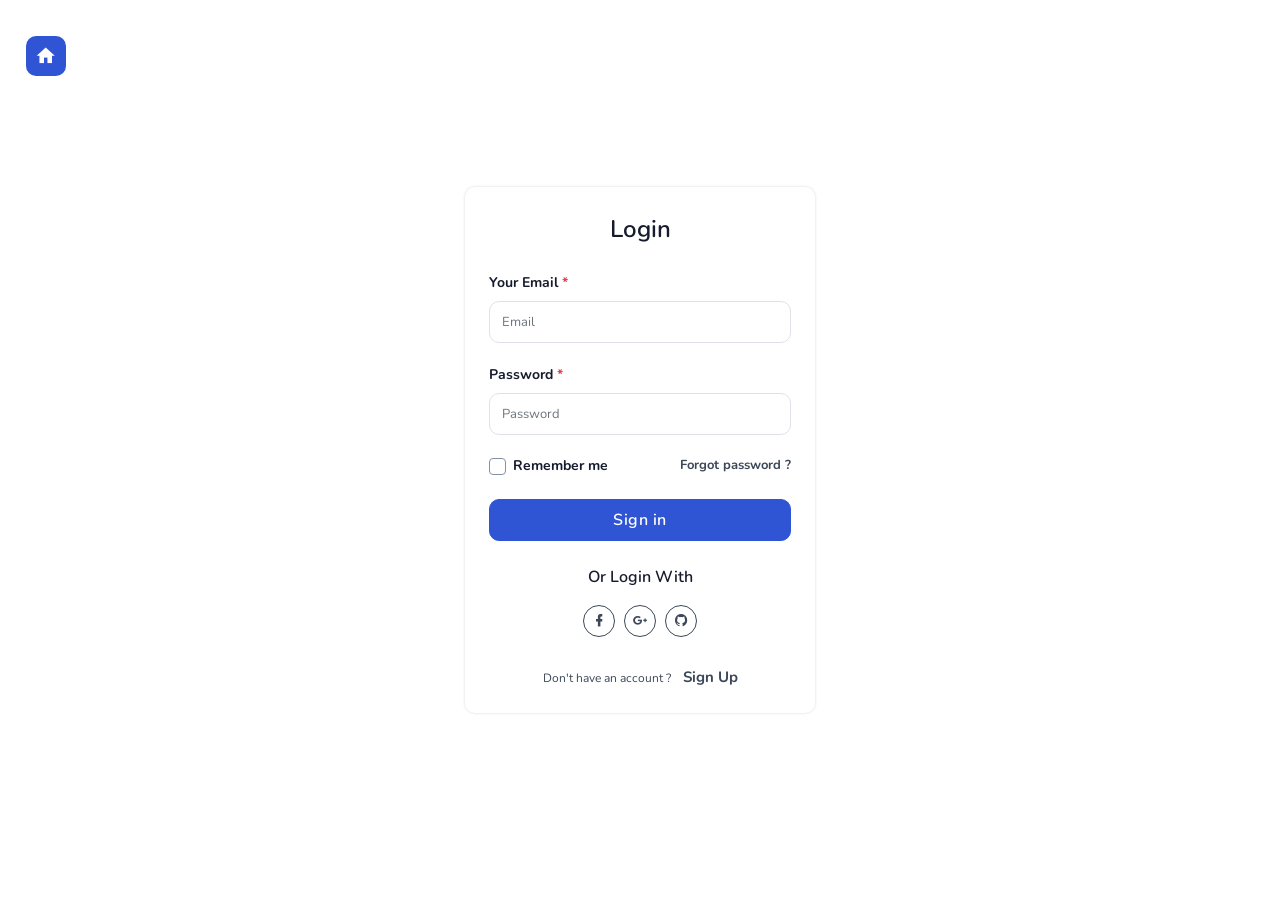
<file: HTML/login.html>
<!DOCTYPE html>
    <html lang="en">

    <head>
        <meta charset="UTF-8">
        <meta name="viewport" content="width=device-width, initial-scale=1">
        <title>JalanKarirmu - The Best Website to Find a Job</title>
        <meta name="description" content="" />
        <meta name="keywords" content="" />
        <meta name="author" content="Themesdesign" />
    
        <link rel="shortcut icon" href="images/favicon.ico">
    
        <!-- Bootstrap core CSS -->
        <link rel="stylesheet" href="css/bootstrap.min.css" type="text/css">
    
        <!--Material Icon -->
        <link rel="stylesheet" type="text/css" href="css/materialdesignicons.min.css" />
    
        <link rel="stylesheet" type="text/css" href="css/selectize.css" />
    
        <link rel="stylesheet" type="text/css" href="css/nice-select.css" />
    
        <!-- Custom  Css -->
        <link rel="stylesheet" type="text/css" href="css/style.css" />

    </head>

    <body>
        <!-- Loader -->
        <div id="preloader">
            <div id="status">
                <div class="spinner">
                    <div class="double-bounce1"></div>
                    <div class="double-bounce2"></div>
                </div>
            </div>
        </div>
        <!-- Loader -->
        
        <div class="back-to-home rounded d-none d-sm-block">
            <a href="index.html" class="text-white rounded d-inline-block text-center"><i class="mdi mdi-home"></i></a>
        </div>

        <!-- Hero Start -->
        <section class="vh-100" style="background: url('https://marketingaccesspass.com/wp-content/uploads/2015/10/Podcast-Website-Design-Background-Image.jpg') center center;">

            <div class="home-center">
                <div class="home-desc-center">
                    <div class="container">
                        <div class="row justify-content-center">
                            <div class="col-lg-4 col-md-6">
                                <div class="login-page bg-white shadow rounded p-4">
                                    <div class="text-center">
                                        <h4 class="mb-4">Login</h4>  
                                    </div>
                                    <form class="login-form">
                                        <div class="row">
                                            <div class="col-lg-12">
                                                <div class="form-group position-relative">
                                                    <label>Your Email <span class="text-danger">*</span></label>
                                                    <input type="email" class="form-control" placeholder="Email" name="email" required="">
                                                </div>
                                            </div>
    
                                            <div class="col-lg-12">
                                                <div class="form-group position-relative">
                                                    <label>Password <span class="text-danger">*</span></label>
                                                    <input type="password" class="form-control" placeholder="Password" required="">
                                                </div>
                                            </div>

                                            <div class="col-lg-12">
                                                <p class="float-right forgot-pass"><a href="recovery_passward.html" class="text-dark font-weight-bold">Forgot password ?</a></p>
                                                <div class="form-group">
                                                    <div class="custom-control m-0 custom-checkbox">
                                                        <input type="checkbox" class="custom-control-input" id="customCheck1">
                                                        <label class="custom-control-label" for="customCheck1">Remember me</label>
                                                    </div>
                                                </div>
                                            </div>
                                            <div class="col-lg-12 mb-0">
                                                <button class="btn btn-primary w-100">Sign in</button>
                                            </div>
                                            <div class="col-lg-12 mt-4 text-center">
                                                <h6>Or Login With</h6>
                                                <ul class="list-unstyled social-icon mb-0 mt-3">
                                                    <li class="list-inline-item"><a href="javascript:void(0)" class="rounded"><i class="mdi mdi-facebook" title="Facebook"></i></a></li>
                                                    <li class="list-inline-item"><a href="javascript:void(0)" class="rounded"><i class="mdi mdi-google-plus" title="Google"></i></a></li>
                                                    <li class="list-inline-item"><a href="javascript:void(0)" class="rounded"><i class="mdi mdi-github-circle" title="Github"></i></a></li>
                                                </ul><!--end icon-->
                                            </div>
                                            <div class="col-12 text-center">
                                                <p class="mb-0 mt-3"><small class="text-dark mr-2">Don't have an account ?</small> <a href="signup.html" class="text-dark font-weight-bold">Sign Up</a></p>
                                            </div>
                                        </div>
                                    </form>
                                </div><!---->
                            </div> <!--end col-->
                        </div><!--end row-->
                    </div> <!--end container-->
                </div>
            </div>
        </section><!--end section-->
        <!-- Hero End -->

        <!-- javascript -->
        <script src="js/jquery.min.js"></script>
        <script src="js/bootstrap.bundle.min.js"></script>
        <script src="js/jquery.easing.min.js"></script>
        <script src="js/plugins.js"></script>

        <!-- selectize js -->
        <script src="js/selectize.min.js"></script>

        <script src="js/jquery.nice-select.min.js"></script>

        <script src="js/app.js"></script>
    </body>
</html>
</file>
<file: Documentation/css/prettify.css>
/* Pretty printing styles. Used with prettify.js.
 *
 * This version is slight modified based on the original version.
 *
 * Name:	Stanley Ng
 * Email: 	stanleyhlng@googlegroups.com
 * 
 * Reference:
 * http://code.google.com/p/google-code-prettify/source/browse/trunk/src/prettify.css
 */
.pln {
  color: #48484C; }

.str {
  color: #DD1144; }

.kwd {
  color: #1E347B; }

.com {
  color: #93A1A1; }

.typ {
  color: teal; }

.lit {
  color: #195F91; }

.pun {
  color: #93A1A1; }

.opn {
  color: #93A1A1; }

.clo {
  color: #93A1A1; }

.tag {
  color: #008; }

.atn {
  color: teal; }

.atv {
  color: #DD1144; }

.dec {
  color: teal; }

.var {
  color: teal; }

.fun {
  color: #DC322F; }

/* Put a border around prettyprinted code snippets. */
pre.prettyprint {
  background-color: #F7F7F9;
  padding: 10px;
  border: 1px solid #E1E1E8; }

pre.prettyprint.linenums {
  box-shadow: 40px 0 0 #FBFBFC inset, 41px 0 0 #ECECF0 inset; }

/* Specify class=linenums on a pre to get line numbering */
ol.linenums {
  color: #1E347B;
  margin: 0 0 0 40px; }

ol.linenums li {
  color: #BEBEC5;
  line-height: 18px;
  padding-left: 12px;
  text-shadow: 0 1px 0 #FFFFFF; }

li.L0,
li.L1,
li.L2,
li.L3,
li.L5,
li.L6,
li.L7,
li.L8 {
  list-style-type: normal; }

/* Alternate shading for lines */
li.L1,
li.L3,
li.L5,
li.L7,
li.L9 {
  background: #eee; }
</file>
<file: Documentation/css/styles.css>
/*!
 *
 * Documentation
 *
 */


body {
  font-family: 'Open Sans', sans-serif;
  font-weight: 400;
  color: #666;
  background-color: #edf0f0;
  font-size: 14px;
  line-height: 22px;
  overflow-x:hidden;
}
a {
  color: inherit;
}
a:hover,
a:focus {
  color: #253138;
  outline: none;
  text-decoration: none;
}

.p-t-20 {
	padding-top: 2em;
}

.p-t-50 {
  padding-top: 5em;
}
.list-none {
  list-style: none;
}

.navbar-default {
	border: none;
  margin-bottom: 0px;
  background: #7474BF;
  box-shadow: 0 2px 5px 0 rgba(0, 0, 0, 0.16);
  border-radius: 0px;
	padding-top: 20px;
  padding-bottom: 20px;
}

.logo {
	font-weight: 700;
	font-size: 20px;
  color: #fff !important;
}

.bg-dark {
  background-color: #0c1021;
}

.copy {
  padding: 20px 0px 0px 0px;
}

/* Toggle Styles */


/* this css is taken from Start Bootstrap - Simple Sidebar HTML Template (http://startbootstrap.com) */
#wrapper {
	margin-top: 50px;
    padding-left: 0;
    -webkit-transition: all 0.5s ease;
    -moz-transition: all 0.5s ease;
    -o-transition: all 0.5s ease;
    transition: all 0.5s ease;
}

#wrapper.toggled {
    padding-left: 250px;
}

#sidebar-wrapper {
    background: #ffffff;
    box-shadow: 0 1px 3px rgba(0, 0, 0, 0.15);
    z-index: 1000;
    position: fixed;
    left: 250px;
    width: 0;
    height: 100%;
    margin-left: -250px;
    overflow-y: auto;
    -webkit-transition: all 0.5s ease;
    -moz-transition: all 0.5s ease;
    -o-transition: all 0.5s ease;
    transition: all 0.5s ease;
}

#wrapper.toggled #sidebar-wrapper {
    width: 250px;
}

#page-content-wrapper {
    width: 100%;
    position: absolute;
    padding: 15px;
}

#wrapper.toggled #page-content-wrapper {
    position: absolute;
    margin-right: -250px;
}

/* Sidebar Styles */

.sidebar-nav {
    position: absolute;
    top: 0;
    width: 250px;
    margin: 0;
    padding: 0;
    list-style: none;
    top: 2em;
}

.sidebar-nav li {
    text-indent: 20px;
    line-height: 40px;
}

.sidebar-nav li a {
    display: block;
    text-decoration: none;
    color: #444;
    font-weight: 600;
}

.sidebar-nav li a:hover {
    text-decoration: none;
    color: #111;
    background: rgba(0,0,0,0.05);
}

.sidebar-nav li a:active,
.sidebar-nav li a:focus {
    text-decoration: none;
}

.sidebar-nav > .sidebar-brand {
    height: 65px;
    font-size: 18px;
    line-height: 60px;
}

.sidebar-nav > .sidebar-brand a {
    color: #999999;
}

.sidebar-nav > .sidebar-brand a:hover {
    color: #fff;
    background: none;
}

@media(min-width:768px) {
    #wrapper {
        padding-left: 250px;
    }

    #wrapper.toggled {
        padding-left: 0;
    }

    #sidebar-wrapper {
        width: 250px;
    }

    #wrapper.toggled #sidebar-wrapper {
        width: 0;
    }

    #page-content-wrapper {
        padding: 20px;
        position: relative;
    }

    #wrapper.toggled #page-content-wrapper {
        position: relative;
        margin-right: 0;
    }
}

/* right bar */
.right-bar {
  background-color: #fff;
  padding: 10px 30px;
  margin-top: 20px;
  font-size: 15px;
}

.page-header {
  padding-bottom: 9px;
  margin: 40px 0 20px;
  border-bottom: 1px solid #eee;
  font-weight: 700;
}

.com-container {
	padding-bottom: 5em;
}

#plugin-list li,#plugin-list li a {
  font-size: 15px;
}
</file>
<file: HTML/css/nice-select.css>
.nice-select {
  -webkit-tap-highlight-color: transparent;
  background-color: #fff;
  border-radius: 5px;
  border: solid 1px #e8e8e8;
  box-sizing: border-box;
  clear: both;
  cursor: pointer;
  display: block;
  float: left;
  font-family: inherit;
  font-size: 14px;
  font-weight: normal;
  height: 42px;
  line-height: 40px;
  outline: none;
  padding-left: 18px;
  padding-right: 30px;
  position: relative;
  text-align: left !important;
  -webkit-transition: all 0.2s ease-in-out;
  transition: all 0.2s ease-in-out;
  -webkit-user-select: none;
     -moz-user-select: none;
      -ms-user-select: none;
          user-select: none;
  white-space: nowrap;
  width: auto; }
  .nice-select:hover {
    border-color: #dbdbdb; }
  .nice-select:active, .nice-select.open, .nice-select:focus {
    border-color: #999; }
  .nice-select:after {
    border-bottom: 2px solid #999;
    border-right: 2px solid #999;
    content: '';
    display: block;
    height: 5px;
    margin-top: -4px;
    pointer-events: none;
    position: absolute;
    right: 12px;
    top: 50%;
    -webkit-transform-origin: 66% 66%;
        -ms-transform-origin: 66% 66%;
            transform-origin: 66% 66%;
    -webkit-transform: rotate(45deg);
        -ms-transform: rotate(45deg);
            transform: rotate(45deg);
    -webkit-transition: all 0.15s ease-in-out;
    transition: all 0.15s ease-in-out;
    width: 5px; }
  .nice-select.open:after {
    -webkit-transform: rotate(-135deg);
        -ms-transform: rotate(-135deg);
            transform: rotate(-135deg); }
  .nice-select.open .list {
    opacity: 1;
    pointer-events: auto;
    -webkit-transform: scale(1) translateY(0);
        -ms-transform: scale(1) translateY(0);
            transform: scale(1) translateY(0); }
  .nice-select.disabled {
    border-color: #ededed;
    color: #999;
    pointer-events: none; }
    .nice-select.disabled:after {
      border-color: #cccccc; }
  .nice-select.wide {
    width: 100%; }
    .nice-select.wide .list {
      left: 0 !important;
      right: 0 !important; }
  .nice-select.right {
    float: right; }
    .nice-select.right .list {
      left: auto;
      right: 0; }
  .nice-select.small {
    font-size: 12px;
    height: 36px;
    line-height: 34px; }
    .nice-select.small:after {
      height: 4px;
      width: 4px; }
    .nice-select.small .option {
      line-height: 34px;
      min-height: 34px; }
  .nice-select .list {
    background-color: #fff;
    border-radius: 5px;
    box-shadow: 0 0 0 1px rgba(68, 68, 68, 0.11);
    box-sizing: border-box;
    margin-top: 4px;
    opacity: 0;
    overflow: hidden;
    padding: 0;
    pointer-events: none;
    position: absolute;
    top: 100%;
    left: 0;
    -webkit-transform-origin: 50% 0;
        -ms-transform-origin: 50% 0;
            transform-origin: 50% 0;
    -webkit-transform: scale(0.75) translateY(-21px);
        -ms-transform: scale(0.75) translateY(-21px);
            transform: scale(0.75) translateY(-21px);
    -webkit-transition: all 0.2s cubic-bezier(0.5, 0, 0, 1.25), opacity 0.15s ease-out;
    transition: all 0.2s cubic-bezier(0.5, 0, 0, 1.25), opacity 0.15s ease-out;
    z-index: 9; }
    .nice-select .list:hover .option:not(:hover) {
      background-color: transparent !important; }
  .nice-select .option {
    cursor: pointer;
    font-weight: 400;
    line-height: 40px;
    list-style: none;
    min-height: 40px;
    outline: none;
    padding-left: 18px;
    padding-right: 29px;
    text-align: left;
    -webkit-transition: all 0.2s;
    transition: all 0.2s; }
    .nice-select .option:hover, .nice-select .option.focus, .nice-select .option.selected.focus {
      background-color: #f6f6f6; }
    .nice-select .option.selected {
      font-weight: bold; }
    .nice-select .option.disabled {
      background-color: transparent;
      color: #999;
      cursor: default; }

.no-csspointerevents .nice-select .list {
  display: none; }

.no-csspointerevents .nice-select.open .list {
  display: block; }
</file>
<file: HTML/css/selectize.css>
/**
 * selectize.css (v0.12.6)
 * Copyright (c) 2013–2015 Brian Reavis & contributors
 *
 * Licensed under the Apache License, Version 2.0 (the "License"); you may not use this
 * file except in compliance with the License. You may obtain a copy of the License at:
 * http://www.apache.org/licenses/LICENSE-2.0
 *
 * Unless required by applicable law or agreed to in writing, software distributed under
 * the License is distributed on an "AS IS" BASIS, WITHOUT WARRANTIES OR CONDITIONS OF
 * ANY KIND, either express or implied. See the License for the specific language
 * governing permissions and limitations under the License.
 *
 * @author Brian Reavis <brian@thirdroute.com>
 */

.selectize-control.plugin-drag_drop.multi > .selectize-input > div.ui-sortable-placeholder {
  visibility: visible !important;
  background: #f2f2f2 !important;
  background: rgba(0, 0, 0, 0.06) !important;
  border: 0 none !important;
  -webkit-box-shadow: inset 0 0 12px 4px #fff;
  box-shadow: inset 0 0 12px 4px #fff;
}
.selectize-control.plugin-drag_drop .ui-sortable-placeholder::after {
  content: '!';
  visibility: hidden;
}
.selectize-control.plugin-drag_drop .ui-sortable-helper {
  -webkit-box-shadow: 0 2px 5px rgba(0, 0, 0, 0.2);
  box-shadow: 0 2px 5px rgba(0, 0, 0, 0.2);
}
.selectize-dropdown-header {
  position: relative;
  padding: 5px 8px;
  border-bottom: 1px solid #d0d0d0;
  background: #f8f8f8;
  -webkit-border-radius: 3px 3px 0 0;
  -moz-border-radius: 3px 3px 0 0;
  border-radius: 3px 3px 0 0;
}
.selectize-dropdown-header-close {
  position: absolute;
  right: 8px;
  top: 50%;
  color: #303030;
  opacity: 0.4;
  margin-top: -12px;
  line-height: 20px;
  font-size: 20px !important;
}
.selectize-dropdown-header-close:hover {
  color: #000000;
}
.selectize-dropdown.plugin-optgroup_columns .optgroup {
  border-right: 1px solid #f2f2f2;
  border-top: 0 none;
  float: left;
  -webkit-box-sizing: border-box;
  -moz-box-sizing: border-box;
  box-sizing: border-box;
}
.selectize-dropdown.plugin-optgroup_columns .optgroup:last-child {
  border-right: 0 none;
}
.selectize-dropdown.plugin-optgroup_columns .optgroup:before {
  display: none;
}
.selectize-dropdown.plugin-optgroup_columns .optgroup-header {
  border-top: 0 none;
}
.selectize-control.plugin-remove_button [data-value] {
  position: relative;
  padding-right: 24px !important;
}
.selectize-control.plugin-remove_button [data-value] .remove {
  z-index: 1;
  /* fixes ie bug (see #392) */
  position: absolute;
  top: 0;
  right: 0;
  bottom: 0;
  width: 17px;
  text-align: center;
  font-weight: bold;
  font-size: 12px;
  color: inherit;
  text-decoration: none;
  vertical-align: middle;
  display: inline-block;
  padding: 2px 0 0 0;
  border-left: 1px solid #d0d0d0;
  -webkit-border-radius: 0 2px 2px 0;
  -moz-border-radius: 0 2px 2px 0;
  border-radius: 0 2px 2px 0;
  -webkit-box-sizing: border-box;
  -moz-box-sizing: border-box;
  box-sizing: border-box;
}
.selectize-control.plugin-remove_button [data-value] .remove:hover {
  background: rgba(0, 0, 0, 0.05);
}
.selectize-control.plugin-remove_button [data-value].active .remove {
  border-left-color: #cacaca;
}
.selectize-control.plugin-remove_button .disabled [data-value] .remove:hover {
  background: none;
}
.selectize-control.plugin-remove_button .disabled [data-value] .remove {
  border-left-color: #ffffff;
}
.selectize-control.plugin-remove_button .remove-single {
  position: absolute;
  right: 0;
  top: 0;
  font-size: 23px;
}
.selectize-control {
  position: relative;
}
.selectize-dropdown,
.selectize-input,
.selectize-input input {
  color: #303030;
  font-family: inherit;
  font-size: 13px;
  line-height: 18px;
  -webkit-font-smoothing: inherit;
}
.selectize-input,
.selectize-control.single .selectize-input.input-active {
  background: #fff;
  cursor: text;
  display: inline-block;
}
.selectize-input {
  border: 1px solid #d0d0d0;
  padding: 8px 8px;
  display: inline-block;
  width: 100%;
  overflow: hidden;
  position: relative;
  z-index: 1;
  -webkit-box-sizing: border-box;
  -moz-box-sizing: border-box;
  box-sizing: border-box;
  -webkit-box-shadow: inset 0 1px 1px rgba(0, 0, 0, 0.1);
  box-shadow: inset 0 1px 1px rgba(0, 0, 0, 0.1);
  -webkit-border-radius: 3px;
  -moz-border-radius: 3px;
  border-radius: 3px;
}
.selectize-control.multi .selectize-input.has-items {
  padding: 6px 8px 3px;
}
.selectize-input.full {
  background-color: #fff;
}
.selectize-input.disabled,
.selectize-input.disabled * {
  cursor: default !important;
}
.selectize-input.focus {
  -webkit-box-shadow: inset 0 1px 2px rgba(0, 0, 0, 0.15);
  box-shadow: inset 0 1px 2px rgba(0, 0, 0, 0.15);
}
.selectize-input.dropdown-active {
  -webkit-border-radius: 3px 3px 0 0;
  -moz-border-radius: 3px 3px 0 0;
  border-radius: 3px 3px 0 0;
}
.selectize-input > * {
  vertical-align: baseline;
  display: -moz-inline-stack;
  display: inline-block;
  zoom: 1;
  *display: inline;
}
.selectize-control.multi .selectize-input > div {
  cursor: pointer;
  margin: 0 3px 3px 0;
  padding: 2px 6px;
  background: #f2f2f2;
  color: #303030;
  border: 0 solid #d0d0d0;
}
.selectize-control.multi .selectize-input > div.active {
  background: #e8e8e8;
  color: #303030;
  border: 0 solid #cacaca;
}
.selectize-control.multi .selectize-input.disabled > div,
.selectize-control.multi .selectize-input.disabled > div.active {
  color: #7d7d7d;
  background: #ffffff;
  border: 0 solid #ffffff;
}
.selectize-input > input {
  display: inline-block !important;
  padding: 0 !important;
  min-height: 0 !important;
  max-height: none !important;
  max-width: 100% !important;
  margin: 0 2px 0 0 !important;
  text-indent: 0 !important;
  border: 0 none !important;
  background: none !important;
  line-height: inherit !important;
  -webkit-user-select: auto !important;
  -webkit-box-shadow: none !important;
  box-shadow: none !important;
}
.selectize-input > input::-ms-clear {
  display: none;
}
.selectize-input > input:focus {
  outline: none !important;
}
.selectize-input::after {
  content: ' ';
  display: block;
  clear: left;
}
.selectize-input.dropdown-active::before {
  content: ' ';
  display: block;
  position: absolute;
  background: #f0f0f0;
  height: 1px;
  bottom: 0;
  left: 0;
  right: 0;
}
.selectize-dropdown {
  position: absolute;
  z-index: 10;
  border: 1px solid #d0d0d0;
  background: #fff;
  margin: -1px 0 0 0;
  border-top: 0 none;
  -webkit-box-sizing: border-box;
  -moz-box-sizing: border-box;
  box-sizing: border-box;
  -webkit-box-shadow: 0 1px 3px rgba(0, 0, 0, 0.1);
  box-shadow: 0 1px 3px rgba(0, 0, 0, 0.1);
  -webkit-border-radius: 0 0 3px 3px;
  -moz-border-radius: 0 0 3px 3px;
  border-radius: 0 0 3px 3px;
}
.selectize-dropdown [data-selectable] {
  cursor: pointer;
  overflow: hidden;
}
.selectize-dropdown [data-selectable] .highlight {
  background: rgba(125, 168, 208, 0.2);
  -webkit-border-radius: 1px;
  -moz-border-radius: 1px;
  border-radius: 1px;
}
.selectize-dropdown .option,
.selectize-dropdown .optgroup-header {
  padding: 5px 8px;
}
.selectize-dropdown .option,
.selectize-dropdown [data-disabled],
.selectize-dropdown [data-disabled] [data-selectable].option {
  cursor: inherit;
  opacity: 0.5;
}
.selectize-dropdown [data-selectable].option {
  opacity: 1;
}
.selectize-dropdown .optgroup:first-child .optgroup-header {
  border-top: 0 none;
}
.selectize-dropdown .optgroup-header {
  color: #303030;
  background: #fff;
  cursor: default;
}
.selectize-dropdown .active {
  background-color: #f5fafd;
  color: #495c68;
}
.selectize-dropdown .active.create {
  color: #495c68;
}
.selectize-dropdown .create {
  color: rgba(48, 48, 48, 0.5);
}
.selectize-dropdown-content {
  overflow-y: auto;
  overflow-x: hidden;
  max-height: 200px;
  -webkit-overflow-scrolling: touch;
}
.selectize-control.single .selectize-input,
.selectize-control.single .selectize-input input {
  cursor: pointer;
}
.selectize-control.single .selectize-input.input-active,
.selectize-control.single .selectize-input.input-active input {
  cursor: text;
}
.selectize-control.single .selectize-input:after {
  content: ' ';
  display: block;
  position: absolute;
  top: 50%;
  right: 15px;
  margin-top: -3px;
  width: 0;
  height: 0;
  border-style: solid;
  border-width: 5px 5px 0 5px;
  border-color: #808080 transparent transparent transparent;
}
.selectize-control.single .selectize-input.dropdown-active:after {
  margin-top: -4px;
  border-width: 0 5px 5px 5px;
  border-color: transparent transparent #808080 transparent;
}
.selectize-control.rtl.single .selectize-input:after {
  left: 15px;
  right: auto;
}
.selectize-control.rtl .selectize-input > input {
  margin: 0 4px 0 -2px !important;
}
.selectize-control .selectize-input.disabled {
  opacity: 0.5;
  background-color: #fafafa;
}
</file>
<file: HTML/css/style.css>
@import url("https://fonts.googleapis.com/css?family=Nunito:300,400,600,700&display=swap");
.bg-primary {
  background-color: #2f55d4 !important;
}

.bg-secondary {
  background-color: #5a6d90 !important;
}

.bg-success {
  background-color: #2eca8b !important;
}

.bg-danger {
  background-color: #e43f52 !important;
}

.bg-info {
  background-color: #9084e2 !important;
}

.bg-warning {
  background-color: #f17425 !important;
}

.bg-dark {
  background-color: #3c4858 !important;
}

.bg-light {
  background-color: #f8f9fc !important;
}

.text-primary {
  color: #2f55d4 !important;
}

.text-secondary {
  color: #5a6d90 !important;
}

.text-success {
  color: #2eca8b !important;
}

.text-danger {
  color: #e43f52 !important;
}

.text-info {
  color: #9084e2 !important;
}

.text-warning {
  color: #f17425 !important;
}

.text-dark {
  color: #3c4858 !important;
}

.text-light {
  color: #f8f9fc !important;
}

.text-muted {
  color: #8492a6 !important;
}

.list-inline-item:not(:last-child) {
  margin-right: 5px;
  margin-bottom: 5px;
}

.rounded {
  border-radius: 10px !important;
}

.rounded-top {
  border-top-left-radius: 10px !important;
  border-top-right-radius: 10px !important;
}

.rounded-left {
  border-top-left-radius: 10px !important;
  border-bottom-left-radius: 10px !important;
}

.rounded-bottom {
  border-bottom-left-radius: 10px !important;
  border-bottom-right-radius: 10px !important;
}

.rounded-right {
  border-top-right-radius: 10px !important;
  border-bottom-right-radius: 10px !important;
}

.component-wrapper .title {
  font-size: 20px;
}

.btn {
  padding: 8px 20px;
  outline: none;
  text-decoration: none;
  font-size: 16px;
  letter-spacing: 0.5px;
  -webkit-transition: all 0.3s;
  transition: all 0.3s;
  font-weight: 600;
  border-radius: 10px;
}

.btn:focus {
  -webkit-box-shadow: none !important;
          box-shadow: none !important;
}

.btn.btn-sm {
  padding: 7px 16px;
  font-size: 12px;
}

.btn.btn-lg {
  padding: 14px 30px;
  font-size: 16px;
}

.btn.searchbtn {
  padding: 6px 20px;
}

.btn.btn-primary, .btn.btn-secondary, .btn.btn-success, .btn.btn-danger, .btn.btn-info, .btn.btn-warning, .btn.btn-dark {
  color: #ffffff !important;
}

.btn.btn-primary:hover, .btn.btn-primary:focus, .btn.btn-primary:active, .btn.btn-primary.active, .btn.btn-primary.focus, .btn.btn-secondary:hover, .btn.btn-secondary:focus, .btn.btn-secondary:active, .btn.btn-secondary.active, .btn.btn-secondary.focus, .btn.btn-success:hover, .btn.btn-success:focus, .btn.btn-success:active, .btn.btn-success.active, .btn.btn-success.focus, .btn.btn-danger:hover, .btn.btn-danger:focus, .btn.btn-danger:active, .btn.btn-danger.active, .btn.btn-danger.focus, .btn.btn-info:hover, .btn.btn-info:focus, .btn.btn-info:active, .btn.btn-info.active, .btn.btn-info.focus, .btn.btn-warning:hover, .btn.btn-warning:focus, .btn.btn-warning:active, .btn.btn-warning.active, .btn.btn-warning.focus, .btn.btn-dark:hover, .btn.btn-dark:focus, .btn.btn-dark:active, .btn.btn-dark.active, .btn.btn-dark.focus {
  color: #ffffff !important;
}

.btn.btn-primary-outline:hover, .btn.btn-primary-outline:focus, .btn.btn-primary-outline:active, .btn.btn-primary-outline.active, .btn.btn-primary-outline.focus, .btn.btn-secondary-outline:hover, .btn.btn-secondary-outline:focus, .btn.btn-secondary-outline:active, .btn.btn-secondary-outline.active, .btn.btn-secondary-outline.focus, .btn.btn-success-outline:hover, .btn.btn-success-outline:focus, .btn.btn-success-outline:active, .btn.btn-success-outline.active, .btn.btn-success-outline.focus, .btn.btn-danger-outline:hover, .btn.btn-danger-outline:focus, .btn.btn-danger-outline:active, .btn.btn-danger-outline.active, .btn.btn-danger-outline.focus, .btn.btn-info-outline:hover, .btn.btn-info-outline:focus, .btn.btn-info-outline:active, .btn.btn-info-outline.active, .btn.btn-info-outline.focus, .btn.btn-warning-outline:hover, .btn.btn-warning-outline:focus, .btn.btn-warning-outline:active, .btn.btn-warning-outline.active, .btn.btn-warning-outline.focus, .btn.btn-dark-outline:hover, .btn.btn-dark-outline:focus, .btn.btn-dark-outline:active, .btn.btn-dark-outline.active, .btn.btn-dark-outline.focus {
  color: #ffffff !important;
}

.btn.btn-primary {
  background: #2f55d4;
  border: 1px solid #2f55d4;
}

.btn.btn-primary:hover, .btn.btn-primary:focus, .btn.btn-primary:active, .btn.btn-primary.active, .btn.btn-primary.focus {
  background-color: #2443ac !important;
}

.btn.btn-primary-outline {
  border: 1px solid #2f55d4;
  color: #2f55d4;
  background-color: transparent;
}

.btn.btn-primary-outline:hover, .btn.btn-primary-outline:focus, .btn.btn-primary-outline:active, .btn.btn-primary-outline.active, .btn.btn-primary-outline.focus {
  background-color: #2f55d4;
  border-color: #2f55d4;
}

.btn.btn-secondary {
  background: #5a6d90;
  border: 1px solid #5a6d90;
}

.btn.btn-secondary:hover, .btn.btn-secondary:focus, .btn.btn-secondary:active, .btn.btn-secondary.active, .btn.btn-secondary.focus {
  background-color: #465571 !important;
}

.btn.btn-secondary-outline {
  border: 1px solid #5a6d90;
  color: #5a6d90;
  background-color: transparent;
}

.btn.btn-secondary-outline:hover, .btn.btn-secondary-outline:focus, .btn.btn-secondary-outline:active, .btn.btn-secondary-outline.active, .btn.btn-secondary-outline.focus {
  background-color: #5a6d90;
  border-color: #5a6d90;
}

.btn.btn-success {
  background: #2eca8b;
  border: 1px solid #2eca8b;
}

.btn.btn-success:hover, .btn.btn-success:focus, .btn.btn-success:active, .btn.btn-success.active, .btn.btn-success.focus {
  background-color: #25a06e !important;
}

.btn.btn-success-outline {
  border: 1px solid #2eca8b;
  color: #2eca8b;
  background-color: transparent;
}

.btn.btn-success-outline:hover, .btn.btn-success-outline:focus, .btn.btn-success-outline:active, .btn.btn-success-outline.active, .btn.btn-success-outline.focus {
  background-color: #2eca8b;
  border-color: #2eca8b;
}

.btn.btn-danger {
  background: #e43f52;
  border: 1px solid #e43f52;
}

.btn.btn-danger:hover, .btn.btn-danger:focus, .btn.btn-danger:active, .btn.btn-danger.active, .btn.btn-danger.focus {
  background-color: #d21e32 !important;
}

.btn.btn-danger-outline {
  border: 1px solid #e43f52;
  color: #e43f52;
  background-color: transparent;
}

.btn.btn-danger-outline:hover, .btn.btn-danger-outline:focus, .btn.btn-danger-outline:active, .btn.btn-danger-outline.active, .btn.btn-danger-outline.focus {
  background-color: #e43f52;
  border-color: #e43f52;
}

.btn.btn-info {
  background: #9084e2;
  border: 1px solid #9084e2;
}

.btn.btn-info:hover, .btn.btn-info:focus, .btn.btn-info:active, .btn.btn-info.active, .btn.btn-info.focus {
  background-color: #6b5bd8 !important;
}

.btn.btn-info-outline {
  border: 1px solid #9084e2;
  color: #9084e2;
  background-color: transparent;
}

.btn.btn-info-outline:hover, .btn.btn-info-outline:focus, .btn.btn-info-outline:active, .btn.btn-info-outline.active, .btn.btn-info-outline.focus {
  background-color: #9084e2;
  border-color: #9084e2;
}

.btn.btn-warning {
  background: #f17425;
  border: 1px solid #f17425;
}

.btn.btn-warning:hover, .btn.btn-warning:focus, .btn.btn-warning:active, .btn.btn-warning.active, .btn.btn-warning.focus {
  background-color: #d55b0e !important;
}

.btn.btn-warning-outline {
  border: 1px solid #f17425;
  color: #f17425;
  background-color: transparent;
}

.btn.btn-warning-outline:hover, .btn.btn-warning-outline:focus, .btn.btn-warning-outline:active, .btn.btn-warning-outline.active, .btn.btn-warning-outline.focus {
  background-color: #f17425;
  border-color: #f17425;
}

.btn.btn-dark {
  background: #3c4858;
  border: 1px solid #3c4858;
}

.btn.btn-dark:hover, .btn.btn-dark:focus, .btn.btn-dark:active, .btn.btn-dark.active, .btn.btn-dark.focus {
  background-color: #272f3a !important;
}

.btn.btn-dark-outline {
  border: 1px solid #3c4858;
  color: #3c4858;
  background-color: transparent;
}

.btn.btn-dark-outline:hover, .btn.btn-dark-outline:focus, .btn.btn-dark-outline:active, .btn.btn-dark-outline.active, .btn.btn-dark-outline.focus {
  background-color: #3c4858;
  border-color: #3c4858;
}

.btn.btn-light {
  color: #3c4858;
  background: #f8f9fc;
  border: 1px solid #dee2e6;
}

.btn.btn-light:hover, .btn.btn-light:focus, .btn.btn-light:active, .btn.btn-light.active, .btn.btn-light.focus {
  background-color: #d4daed !important;
  color: #3c4858;
}

.btn.btn-light-outline {
  border: 1px solid #dee2e6;
  color: #3c4858;
  background-color: transparent;
}

.btn.btn-light-outline:hover, .btn.btn-light-outline:focus, .btn.btn-light-outline:active, .btn.btn-light-outline.active, .btn.btn-light-outline.focus {
  background-color: #f8f9fc;
}

.form-control:disabled, .form-control[readonly] {
  background-color: transparent;
  opacity: 1;
}

button:not(:disabled) {
  outline: none;
}

.shadow {
  -webkit-box-shadow: 0 0 3px rgba(0, 0, 0, 0.15) !important;
          box-shadow: 0 0 3px rgba(0, 0, 0, 0.15) !important;
}

.progress-box .title {
  font-size: 15px;
}

.progress-box .progress {
  height: 10px;
  overflow: visible;
}

.progress-box .progress .progress-bar {
  border-radius: 10px;
  -webkit-animation: animate-positive 3s;
          animation: animate-positive 3s;
}

.progress-box .progress .progress-value {
  position: absolute;
  top: -25px;
  right: -15px;
  font-size: 13px;
}

@-webkit-keyframes animate-positive {
  0% {
    width: 0;
  }
}

@keyframes animate-positive {
  0% {
    width: 0;
  }
}

.page-next-level .title {
  font-size: 20px;
  letter-spacing: 1px;
}

.page-next-level .page-next {
  letter-spacing: 0.5px;
  padding-left: 0;
  z-index: 99;
}

.page-next-level .page-next li {
  display: inline-block;
  margin-right: 5px;
}

.page-next-level .page-next li:after {
  content: "\f142";
  font-size: 16px;
  color: #f8f9fc;
  font-family: 'Material Design Icons';
}

.page-next-level .page-next li:last-child {
  margin-right: 0;
}

.page-next-level .page-next li:last-child:after {
  display: none;
}

.page-next-level .page-next li a, .page-next-level .page-next li span {
  font-size: 13px;
  padding-right: 8px;
  -webkit-transition: all 0.5s ease;
  transition: all 0.5s ease;
  color: #ced4da;
}

.page-next-level .page-next li a:hover {
  color: #ffffff !important;
}

.page-next-level .page-next li span:last-child {
  padding-right: 0px;
}

.badge {
  padding: 5px 8px;
  border-radius: 5px;
  letter-spacing: 0.5px;
}

.badge.badge-primary, .badge.badge-secondary, .badge.badge-success, .badge.badge-danger, .badge.badge-info, .badge.badge-warning, .badge.badge-dark {
  color: #ffffff !important;
}

.badge.badge-primary {
  background-color: #2f55d4 !important;
}

.badge.badge-secondary {
  background-color: #5a6d90 !important;
}

.badge.badge-success {
  background-color: #2eca8b !important;
}

.badge.badge-danger {
  background-color: #e43f52 !important;
}

.badge.badge-warning {
  background-color: #f17425 !important;
}

.badge.badge-info {
  background-color: #9084e2 !important;
}

.badge.badge-light {
  color: #3c4858;
  background-color: #f8f9fc !important;
}

.badge.badge-dark {
  background-color: #3c4858 !important;
}

.alert {
  padding: 8px 15px;
  border-radius: 10px;
}

.alert.alert-primary, .alert.alert-secondary, .alert.alert-success, .alert.alert-danger, .alert.alert-warning, .alert.alert-info, .alert.alert-dark {
  color: #ffffff;
}

.alert.alert-primary {
  background-color: #6e89e1;
  border-color: #2f55d4;
}

.alert.alert-secondary {
  background-color: #8494b2;
  border-color: #5a6d90;
}

.alert.alert-success {
  background-color: #68ddad;
  border-color: #2eca8b;
}

.alert.alert-danger {
  background-color: #ed828e;
  border-color: #e43f52;
}

.alert.alert-warning {
  background-color: #f6a26d;
  border-color: #f17425;
}

.alert.alert-info {
  background-color: #c8c2f1;
  border-color: #9084e2;
}

.alert.alert-dark {
  background-color: #5b6d85;
  border-color: #3c4858;
}

.alert.alert-light {
  background-color: #f8f9fc;
  color: #3c4858;
  border-color: #dee2e6;
}

.avatar.avatar-small {
  height: 80px;
}

.avatar.avatar-medium {
  height: 110px;
}

.avatar.avatar-large {
  height: 140px;
}

.faq-container .question {
  font-size: 20px;
}

.faq-content .card .faq .card-header {
  padding-right: 40px !important;
}

.faq-content .card .faq .card-header.card-header-2 {
  border-bottom: 0;
}

.faq-content .card .faq .card-header.card-header-2 .faq-question {
  font-size: 18px;
}

.faq-content .card a.faq[data-toggle=collapse] {
  background-color: #ffffff;
  color: #2f55d4;
  -webkit-transition: all 0.5s;
  transition: all 0.5s;
}

.faq-content .card a.faq[data-toggle=collapse]:before {
  content: '\F143';
  display: block;
  font-family: 'Material Design Icons';
  font-size: 18px;
  color: #3c4858;
  position: absolute;
  right: 20px;
  top: 50%;
  -webkit-transform: translateY(-50%);
          transform: translateY(-50%);
  -webkit-transition: all 0.5s ease;
  transition: all 0.5s ease;
}

.faq-content .card a.faq[data-toggle=collapse].collapsed {
  background-color: #ffffff;
  color: #3c4858;
  -webkit-transition: all 0.5s;
  transition: all 0.5s;
}

.faq-content .card a.faq[data-toggle=collapse].collapsed:before {
  top: 20px;
  -webkit-transform: rotate(180deg);
          transform: rotate(180deg);
}

.faq-content .card .title {
  font-size: 18px;
}

.nav-pills .nav-link {
  color: #3c4858 !important;
  padding: 0.7rem 2rem;
  font-weight: 700;
}

.nav-pills .nav-link.active {
  background-color: #2f55d4;
  color: #ffffff !important;
  border-color: #2f55d4 !important;
  -webkit-box-shadow: 0 0 3px rgba(0, 0, 0, 0.15);
          box-shadow: 0 0 3px rgba(0, 0, 0, 0.15);
}

.blockquote {
  border-left: 3px solid #dee2e6;
  border-radius: 10px;
  font-size: 16px;
}

.form-group {
  margin-bottom: 20px;
}

.form-group label {
  font-size: 14px;
  font-weight: 700;
}

.form-group .form-control {
  -webkit-box-shadow: none;
          box-shadow: none;
  border: 1px solid #dee2e6;
  height: 42px;
  font-size: 13px;
  border-radius: 10px;
  -webkit-transition: all 0.5s ease;
  transition: all 0.5s ease;
}

.form-group .form-control:focus, .form-group .form-control.active {
  border-color: #2f55d4;
}

.form-group textarea {
  height: 120px !important;
}

.form-group textarea.form-control {
  line-height: 25px;
}

.custom-control-input:checked ~ .custom-control-label::before {
  color: #ffffff;
  border-color: #2f55d4;
  background-color: #2f55d4;
}

.custom-control-input:focus ~ .custom-control-label::before,
.form-control:focus,
.nice-select:active,
.nice-select.open,
.nice-select:focus {
  -webkit-box-shadow: none;
          box-shadow: none;
  border-color: #2f55d4 !important;
}

.form-button .nice-select {
  width: 100%;
  height: 39px;
  line-height: 37px;
  color: #3c4858;
  margin-bottom: 1rem;
  border: solid 1px #e6eaf4;
}

.form-button .nice-select.open .list {
  width: 100%;
}

.subcribe-form input {
  padding: 14px 20px;
  width: 100%;
  color: #3c4858 !important;
  border: none;
  outline: none !important;
  padding-right: 160px;
  padding-left: 30px;
  background-color: rgba(255, 255, 255, 0.8);
}

.subcribe-form button {
  position: absolute;
  top: 6px;
  right: 6px;
  outline: none !important;
}

.subcribe-form form {
  position: relative;
  max-width: 600px;
  margin: 0px auto;
}

.pagination.job-pagination .page-link {
  border-radius: 50% !important;
  margin: 0 4px;
  height: 46px;
  width: 45px;
  line-height: 29px;
  text-align: center;
  color: #8492a6;
}

.pagination .page-item.active .page-link {
  background-color: #2f55d4;
  border-color: #2f55d4;
  color: #ffffff !important;
}

.display-1 {
  font-size: 80px !important;
}

.display-2 {
  font-size: 72px !important;
}

.display-3 {
  font-size: 64px !important;
}

.display-4 {
  font-size: 56px !important;
}

@media (max-width: 768px) {
  .display-1 {
    font-size: 56px !important;
  }
  .display-2 {
    font-size: 50px !important;
  }
  .display-3 {
    font-size: 42px !important;
  }
  .display-4 {
    font-size: 36px !important;
  }
}

@media (max-width: 425px) {
  .pagination li > a {
    height: 36px;
    width: 36px;
    line-height: 36px;
  }
}

body {
  font-family: "Nunito", sans-serif;
  overflow-x: hidden !important;
  font-size: 16px;
  color: #161c2d;
}

h1, h2, h3, h4, h5, h6, .h1, .h2, .h3, .h4, .h5, .h6 {
  font-family: "Nunito", sans-serif;
  line-height: 1.5;
  font-weight: 600;
}

::-moz-selection {
  background: #4466d8;
  color: #ffffff;
}

::selection {
  background: #4466d8;
  color: #ffffff;
}

a {
  text-decoration: none !important;
}

p {
  line-height: 1.6;
}

.section {
  padding: 100px 0;
  position: relative;
}

.section-two {
  padding: 60px 0;
  position: relative;
}

.bg-overlay {
  background-color: rgba(40, 44, 50, 0.7);
  position: absolute;
  top: 0;
  right: 0;
  left: 0;
  bottom: 0;
  width: 100%;
  height: 100%;
}

.bg-overlay-gradient {
  background-color: rgba(94, 119, 204, 0.75);
}

.title-heading {
  line-height: 26px;
}

.title-heading .heading {
  font-size: 45px;
  letter-spacing: 1px;
}

.title-heading .para-desc {
  font-size: 18px;
}

.section-title {
  position: relative;
}

.section-title .title {
  letter-spacing: 0.5px;
  font-size: 30px;
}

.section-title .title.title-line:before {
  content: "";
  position: absolute;
  height: 2px;
  width: 80px;
  left: 50%;
  top: 60px;
  text-align: center;
  background: #2f55d4;
  margin-left: -42px;
}

.section-title .title.title-line:after {
  content: "";
  position: absolute;
  height: 10px;
  width: 10px;
  left: 50%;
  top: 56px;
  z-index: 1;
  text-align: center;
  background: #284bc1;
  margin-left: -7px;
  -webkit-transform: rotate(45deg);
          transform: rotate(45deg);
}

.para-desc {
  max-width: 600px;
}

.mt-100 {
  margin-top: 100px;
}

.mb-60 {
  margin-bottom: 60px;
}

#preloader {
  position: fixed;
  top: 0;
  left: 0;
  right: 0;
  bottom: 0;
  background-image: linear-gradient(45deg, #ffffff, #ffffff);
  z-index: 9999999;
}

#preloader #status {
  position: absolute;
  left: 0;
  right: 0;
  top: 50%;
  -webkit-transform: translateY(-50%);
          transform: translateY(-50%);
}

#preloader #status .spinner {
  width: 40px;
  height: 40px;
  position: relative;
  margin: 100px auto;
}

#preloader #status .spinner .double-bounce1, #preloader #status .spinner .double-bounce2 {
  width: 100%;
  height: 100%;
  border-radius: 50%;
  background-color: #2f55d4;
  opacity: 0.6;
  position: absolute;
  top: 0;
  left: 0;
  -webkit-animation: sk-bounce 2.0s infinite ease-in-out;
          animation: sk-bounce 2.0s infinite ease-in-out;
}

#preloader #status .spinner .double-bounce2 {
  -webkit-animation-delay: -1.0s;
          animation-delay: -1.0s;
}

@-webkit-keyframes sk-bounce {
  0%, 100% {
    -webkit-transform: scale(0);
            transform: scale(0);
  }
  50% {
    -webkit-transform: scale(1);
            transform: scale(1);
  }
}

@keyframes sk-bounce {
  0%, 100% {
    -webkit-transform: scale(0);
            transform: scale(0);
  }
  50% {
    -webkit-transform: scale(1);
            transform: scale(1);
  }
}

.social-icon li a {
  color: #3c4858;
  border: 1px solid #3c4858;
  display: inline-block;
  height: 32px;
  text-align: center;
  font-size: 15px;
  width: 32px;
  line-height: 30px;
  -webkit-transition: all 0.4s ease;
  transition: all 0.4s ease;
  overflow: hidden;
  position: relative;
  border-radius: 50% !important;
}

.social-icon li a:hover {
  background-color: #2f55d4;
  border-color: #2f55d4 !important;
  color: #ffffff !important;
}

.social-icon.social li a {
  color: #adb5bd;
  border-color: #adb5bd;
}

.back-to-top {
  z-index: 99;
  position: fixed;
  bottom: 30px;
  right: 30px;
  width: 33px;
  height: 33px;
  line-height: 33px;
  display: none;
  color: #3c4858;
  background-color: #ced4da;
  -webkit-transition: all 0.5s ease;
  transition: all 0.5s ease;
  -webkit-box-shadow: 0 0 3px rgba(0, 0, 0, 0.15);
          box-shadow: 0 0 3px rgba(0, 0, 0, 0.15);
}

.back-to-top i {
  font-size: 16px;
}

.back-to-top:hover {
  background-color: #2f55d4;
  color: #ffffff;
}

.back-to-home {
  position: absolute;
  top: 4%;
  left: 2%;
  z-index: 1;
}

.back-to-home a {
  font-size: 22px;
  width: 40px;
  height: 40px;
  line-height: 40px;
  background: #2f55d4;
}

.login-page {
  font-size: 15px;
}

.login-page .forgot-pass {
  z-index: 99;
  position: relative;
  font-size: 13px;
}

@media (max-width: 768px) {
  .section {
    padding: 60px 0;
  }
  .title-heading .heading {
    font-size: 35px !important;
  }
  .section-title .title {
    font-size: 24px;
  }
  .mt-60 {
    margin-top: 60px;
  }
}

#topnav {
  position: fixed;
  right: 0;
  left: 0;
  top: 0;
  z-index: 99;
  background-color: transparent;
  border: 0;
  -webkit-transition: all .5s ease;
  transition: all .5s ease;
}

#topnav .logo {
  float: left;
}

#topnav .logo .logo-dark {
  display: none;
}

#topnav .logo .logo-light {
  display: inline-block;
}

#topnav .has-submenu.active a {
  color: #ffffff;
}

#topnav .has-submenu.active .submenu li.active > a {
  color: #2f55d4;
}

#topnav .has-submenu {
  position: relative;
}

#topnav .has-submenu .submenu .submenu-arrow {
  border: solid #3c4858;
  border-radius: 0.5px;
  border-width: 0 2px 2px 0;
  display: inline-block;
  padding: 3px;
  -webkit-transform: rotate(-45deg);
          transform: rotate(-45deg);
  position: absolute;
  right: 20px;
  top: 14px;
}

#topnav .navbar-toggle {
  border: 0;
  position: relative;
  width: 60px;
  padding: 0;
  margin: 0;
  cursor: pointer;
}

#topnav .navbar-toggle .lines {
  width: 25px;
  display: block;
  position: relative;
  margin: 32px 20px 24px;
  height: 18px;
}

#topnav .navbar-toggle span {
  height: 2px;
  width: 100%;
  background-color: #3c4858;
  display: block;
  margin-bottom: 5px;
  -webkit-transition: -webkit-transform .5s ease;
  transition: -webkit-transform .5s ease;
  transition: transform .5s ease;
  transition: transform .5s ease, -webkit-transform .5s ease;
}

#topnav .navbar-toggle span:last-child {
  margin-bottom: 0;
}

#topnav .buy-button {
  float: right;
  line-height: 68px;
  padding: 3px 0;
}

#topnav .navbar-toggle.open span {
  position: absolute;
}

#topnav .navbar-toggle.open span:first-child {
  top: 6px;
  -webkit-transform: rotate(45deg);
          transform: rotate(45deg);
}

#topnav .navbar-toggle.open span:nth-child(2) {
  visibility: hidden;
}

#topnav .navbar-toggle.open span:last-child {
  width: 100%;
  top: 6px;
  -webkit-transform: rotate(-45deg);
          transform: rotate(-45deg);
}

#topnav .navbar-toggle.open span:hover {
  background-color: #2f55d4;
}

#topnav .navbar-toggle:hover, #topnav .navbar-toggle:focus,
#topnav .navbar-toggle .navigation-menu > li > a:hover, #topnav .navbar-toggle:focus {
  background-color: transparent;
}

#topnav .navigation-menu {
  list-style: none;
  margin: 0;
  padding: 0;
}

#topnav .navigation-menu > li {
  float: left;
  display: block;
  position: relative;
  margin: 0 10px;
}

#topnav .navigation-menu > li > a {
  display: block;
  color: rgba(255, 255, 255, 0.8);
  font-size: 13px;
  background-color: transparent !important;
  font-weight: 700;
  letter-spacing: 1px;
  line-height: 24px;
  text-transform: uppercase;
  -webkit-transition: all 0.5s;
  transition: all 0.5s;
  font-family: "Nunito", sans-serif;
  padding-left: 15px;
  padding-right: 15px;
}

#topnav .navigation-menu .has-submenu .menu-arrow {
  border: solid rgba(255, 255, 255, 0.8);
  border-radius: 0.5px;
  border-width: 0 2px 2px 0;
  display: inline-block;
  padding: 3px;
  -webkit-transform: rotate(45deg);
          transform: rotate(45deg);
  position: absolute;
  -webkit-transition: all 0.5s;
  transition: all 0.5s;
  right: -1px;
  top: 30px;
}

#topnav .menu-extras {
  float: right;
}

#topnav.scroll {
  background: #ffffff;
  -webkit-box-shadow: 0 0 3px rgba(0, 0, 0, 0.15);
          box-shadow: 0 0 3px rgba(0, 0, 0, 0.15);
}

#topnav.scroll .logo .logo-light {
  display: none;
}

#topnav.scroll .logo .logo-dark {
  display: inline-block;
}

#topnav.scroll .tagline {
  display: none;
}

#topnav.scroll .has-submenu.active > a {
  color: #2f55d4;
}

#topnav.scroll .tagline-dark {
  display: none;
}

#topnav.scroll .navigation-menu > li > a {
  color: #3c4858;
}

#topnav.scroll .navigation-menu > li > .menu-arrow {
  border-color: #3c4858;
}

#topnav.scroll .navigation-menu > li:hover > a, #topnav.scroll .navigation-menu > li.active > a {
  color: #2f55d4;
}

#topnav.scroll .navigation-menu > li:hover > .menu-arrow, #topnav.scroll .navigation-menu > li.active > .menu-arrow {
  border-color: #2f55d4;
}

.tagline {
  background: rgba(30, 30, 30, 0.1);
  font-size: 13px;
  -webkit-transition: all .5s ease;
  transition: all .5s ease;
}

.tagline .email, .tagline .phone {
  display: inline-block;
  vertical-align: top;
  margin-right: 10px;
  padding: 18px 0;
  font-weight: 400;
  letter-spacing: 0.02em;
  padding-right: 10px;
}

.tagline .phone {
  padding-left: 10px;
  color: #f8f9fc;
}

.tagline .email a {
  transition: all 300ms;
  -webkit-transition: all 300ms;
  color: #f8f9fc;
}

.tagline .topbar-list a {
  display: block;
  color: #ffffff;
  text-align: center;
  font-weight: 400;
  margin: 0px 7px;
  line-height: 32px;
}

.tagline .topbar-list .selectize-input {
  width: 106px;
  padding: 5px 8px;
  text-align: left;
  border-radius: 5px !important;
  background: transparent !important;
}

.tagline .topbar-list .selectize-input input {
  color: #f8f9fc;
}

.tagline .topbar-list .selectize-input input::-webkit-input-placeholder {
  color: #f8f9fc;
}

.tagline .topbar-list .selectize-input input:-ms-input-placeholder {
  color: #f8f9fc;
}

.tagline .topbar-list .selectize-input input::-ms-input-placeholder {
  color: #f8f9fc;
}

.tagline .topbar-list .selectize-input input::placeholder {
  color: #f8f9fc;
}

.tagline .topbar-list .selectize-input .item {
  color: #f8f9fc;
}

.tagline .topbar-list .selectize-input:after {
  border-color: #ffffff transparent transparent transparent !important;
}

.tagline .topbar-list .selectize-input.dropdown-active:after {
  border-color: transparent transparent #ffffff transparent !important;
}

.selectize-dropdown {
  z-index: 999;
}

.logo {
  padding: 3px 0;
  line-height: 68px;
}

@media (min-width: 992px) {
  #topnav .navigation-menu {
    display: -webkit-box;
    display: -ms-flexbox;
    display: flex;
    -webkit-box-pack: center;
        -ms-flex-pack: center;
            justify-content: center;
  }
  #topnav .navigation-menu > .has-submenu > .submenu > .has-submenu > .submenu::before {
    top: 20px;
    margin-left: 11px;
    -webkit-box-shadow: 1px 1px 0px 0px rgba(0, 0, 0, 0.15);
            box-shadow: 1px 1px 0px 0px rgba(0, 0, 0, 0.15);
    border-color: transparent #ffffff #ffffff transparent;
  }
  #topnav .navigation-menu > li .submenu > li .submenu {
    left: 106%;
    top: 0;
    margin-left: 10px;
    margin-top: -1px;
  }
  #topnav .navigation-menu > li > a {
    padding-top: 25px;
    padding-bottom: 25px;
    min-height: 62px;
  }
  #topnav .navigation-menu > li:hover > .menu-arrow {
    border-color: #ffffff;
  }
  #topnav .navigation-menu > li:hover > a, #topnav .navigation-menu > li.active > a {
    color: #ffffff;
  }
  #topnav .navigation-menu > li .submenu {
    position: absolute;
    top: 100%;
    left: 0;
    z-index: 1000;
    padding: 15px 0;
    list-style: none;
    min-width: 180px;
    visibility: hidden;
    opacity: 0;
    margin-top: 10px;
    -webkit-transition: all .2s ease;
    transition: all .2s ease;
    border-radius: 10px;
    background-color: #ffffff;
    -webkit-box-shadow: 0 0 3px rgba(0, 0, 0, 0.15);
            box-shadow: 0 0 3px rgba(0, 0, 0, 0.15);
  }
  #topnav .navigation-menu > li .submenu:before {
    content: "";
    position: absolute;
    top: 2px;
    margin-left: 45px;
    -webkit-box-sizing: border-box;
            box-sizing: border-box;
    border: 7px solid #495057;
    border-color: transparent transparent #ffffff #ffffff;
    -webkit-transform-origin: 0 0;
            transform-origin: 0 0;
    -webkit-transform: rotate(135deg);
            transform: rotate(135deg);
    -webkit-box-shadow: -2px 2px 2px -1px rgba(0, 0, 0, 0.15);
            box-shadow: -2px 2px 2px -1px rgba(0, 0, 0, 0.15);
  }
  #topnav .navigation-menu > li .submenu li {
    position: relative;
  }
  #topnav .navigation-menu > li .submenu li a {
    display: block;
    padding: 10px 20px;
    clear: both;
    white-space: nowrap;
    font-size: 11px;
    text-transform: uppercase;
    letter-spacing: 0.04em;
    font-weight: 700;
    color: #3c4858;
    -webkit-transition: all 0.3s;
    transition: all 0.3s;
  }
  #topnav .navigation-menu > li .submenu li a:hover {
    color: #2f55d4;
  }
  #topnav .navigation-menu > li .submenu li ul {
    list-style: none;
    padding-left: 0;
    margin: 0;
  }
  #topnav .navigation-menu > li .submenu.megamenu {
    white-space: nowrap;
    width: auto;
  }
  #topnav .navigation-menu > li .submenu.megamenu > li {
    overflow: hidden;
    width: 180px;
    display: inline-block;
    vertical-align: top;
  }
  #topnav .navigation-menu > li .submenu.megamenu > li .submenu {
    left: 100%;
    top: 0;
    margin-left: 10px;
    margin-top: -1px;
  }
  #topnav .navigation-menu > li.last-elements .submenu {
    left: auto;
    right: 0;
  }
  #topnav .navigation-menu > li.last-elements .submenu > li.has-submenu .submenu {
    left: auto;
    right: 100%;
    margin-left: 0;
    margin-right: 10px;
  }
  #topnav .navbar-toggle {
    display: none;
  }
  #topnav #navigation {
    display: block !important;
  }
  #topnav.scroll {
    top: 0;
  }
  #topnav.scroll .navigation-menu > li > a {
    padding-top: 20px;
    padding-bottom: 20px;
  }
  #topnav.scroll-active .navigation-menu > li > a {
    padding-top: 25px;
    padding-bottom: 25px;
  }
}

@media (max-width: 991px) {
  #topnav {
    background-color: #ffffff;
    -webkit-box-shadow: 0 0 3px rgba(0, 0, 0, 0.15);
            box-shadow: 0 0 3px rgba(0, 0, 0, 0.15);
    min-height: 74px;
  }
  #topnav .tagline {
    display: none;
  }
  #topnav .tagline-dark {
    display: none;
  }
  #topnav .container {
    width: auto;
  }
  #topnav .logo .logo-light {
    display: none;
  }
  #topnav .logo .logo-dark {
    display: inline-block;
  }
  #topnav .navigation-menu {
    float: none;
    max-height: 400px;
  }
  #topnav .navigation-menu > li {
    float: none;
  }
  #topnav .navigation-menu > li:hover > a, #topnav .navigation-menu > li.active > a {
    color: #2f55d4;
  }
  #topnav .navigation-menu > li .submenu {
    display: none;
    list-style: none;
    padding-left: 20px;
    margin: 0;
  }
  #topnav .navigation-menu > li .submenu li a {
    display: block;
    position: relative;
    padding: 7px 15px;
    text-transform: uppercase;
    font-size: 11px;
    letter-spacing: 0.04em;
    font-weight: 700;
    color: #3c4858;
    -webkit-transition: all 0.3s;
    transition: all 0.3s;
  }
  #topnav .navigation-menu > li .submenu.open {
    display: block;
  }
  #topnav .navigation-menu > li .submenu .submenu {
    display: none;
    list-style: none;
  }
  #topnav .navigation-menu > li .submenu .submenu.open {
    display: block;
  }
  #topnav .navigation-menu > li .submenu.megamenu > li > ul {
    list-style: none;
    padding-left: 0;
  }
  #topnav .navigation-menu > li .submenu.megamenu > li > ul > li > span {
    display: block;
    position: relative;
    padding: 10px 15px;
    text-transform: uppercase;
    font-size: 12px;
    letter-spacing: 2px;
    color: #8492a6;
  }
  #topnav .navigation-menu > li > a {
    color: #3c4858;
    padding: 10px 20px;
  }
  #topnav .navigation-menu > li > a:after {
    position: absolute;
    right: 15px;
  }
  #topnav .navigation-menu > li > a:hover,
  #topnav .navigation-menu > li .submenu li a:hover,
  #topnav .navigation-menu > li.has-submenu.open > a {
    color: #2f55d4;
  }
  #topnav .menu-extras .menu-item {
    border-color: #8492a6;
  }
  #topnav .navbar-header {
    float: left;
  }
  #topnav .has-submenu .submenu .submenu-arrow {
    -webkit-transform: rotate(45deg);
            transform: rotate(45deg);
    position: absolute;
    right: 20px;
    top: 12px;
  }
  #topnav .has-submenu.active a {
    color: #2f55d4;
  }
  #navigation {
    position: absolute;
    top: 74px;
    left: 0;
    width: 100%;
    display: none;
    height: auto;
    padding-bottom: 0;
    overflow: auto;
    border-top: 1px solid #f1f3f9;
    border-bottom: 1px solid #f1f3f9;
    background-color: #ffffff;
  }
  #navigation.open {
    display: block;
    overflow-y: auto;
  }
}

@media (max-width: 768px) {
  #topnav .navigation-menu .has-submenu .menu-arrow {
    right: 16px;
    top: 16px;
    border-color: #3c4858;
  }
  #topnav .navigation-menu .has-submenu.active .menu-arrow {
    color: #2f55d4;
  }
}

@media (min-width: 768px) {
  #topnav .navigation-menu > li.has-submenu:hover > .submenu {
    visibility: visible;
    opacity: 1;
    margin-top: 0;
  }
  #topnav .navigation-menu > li.has-submenu:hover > .submenu > li.has-submenu:hover > .submenu {
    visibility: visible;
    opacity: 1;
    margin-left: 0;
    margin-right: 0;
  }
  .navbar-toggle {
    display: block;
  }
}

@media (max-width: 375px) {
  #topnav .buy-button {
    display: none;
  }
  #topnav .navbar-toggle .lines {
    margin-right: 0 !important;
  }
}

.bg-home {
  padding: 300px 0px 175px 0px;
  background-size: cover;
  position: relative;
  background-position: center center;
}

.home-center {
  display: table;
  width: 100%;
  height: 100%;
}

.home-desc-center {
  display: table-cell;
  vertical-align: middle;
}

.bg-half {
  padding: 280px 0px 180px 0px;
  background-image: url("https://i.pinimg.com/originals/d1/23/06/d123068b1070a93afa1d9200a28b81d6.png");
  background-size: cover;
  position: relative;
  background-position: center center;
}

.home-registration-form {
  background: rgba(255, 255, 255, 0.2);
  border-radius: 10px;
}

.registration-form-box {
  position: relative;
}

.registration-form-box .selectize-input {
  line-height: 2.4;
  padding: 6px 6px 6px 45px;
  -webkit-box-shadow: none;
          box-shadow: none;
}

.registration-form-box i {
  position: absolute;
  top: 50%;
  -webkit-transform: translateY(-50%);
          transform: translateY(-50%);
  left: 12px;
  z-index: 2;
  color: #8492a6;
}

.registration-input-box {
  border: none;
  -webkit-box-shadow: none !important;
          box-shadow: none !important;
  font-size: 13px;
  height: 45px !important;
  padding: 6px 6px 6px 45px;
  border: 1px solid #e6eaf4;
}

.selectize-control.single .selectize-input, .selectize-control.single .selectize-input input {
  border-radius: 10px;
}

.selectize-control {
  line-height: 0.8;
}

.selectize-input {
  border: 1px solid #e6eaf4;
}

.popu-category-box {
  -webkit-transition: all 0.5s ease;
  transition: all 0.5s ease;
}

.popu-category-box i {
  width: 64px;
  height: 64px;
  line-height: 64px;
  background: #edf0fb;
}

.popu-category-box .popu-category-content .title {
  font-size: 18px;
}

.popu-category-box:hover {
  -webkit-transform: translateY(-10px);
          transform: translateY(-10px);
  -webkit-box-shadow: 0 0 3px rgba(0, 0, 0, 0.15);
          box-shadow: 0 0 3px rgba(0, 0, 0, 0.15);
}

.how-it-work-box .how-it-work-img {
  background-color: #edf0fb;
  height: 90px;
  width: 90px;
  position: relative;
  margin: 0 auto;
  padding: 12px 8px;
}

.testi-box .testi-icon i {
  position: absolute;
  right: 18px;
  bottom: 0px;
  color: #d8dff7;
}

.owl-theme .owl-controls .owl-page span {
  height: 8px;
  background: #2f55d4;
}

@media (min-width: 200px) and (max-width: 768px) {
  .registration-form-box {
    margin-bottom: 10px;
  }
  .bg-home, .bg-half {
    padding: 190px 0px 120px;
  }
}

@media (max-width: 425px) {
  .mo-mb-2 {
    margin-bottom: .5rem !important;
  }
  #counter .counter-icon {
    float: none !important;
    margin: 0 !important;
  }
  #counter .home-counter {
    text-align: center;
  }
  .subscribe input {
    margin: 12px 0;
  }
}

@media (max-width: 1024px) {
  .testi-icon i {
    display: none;
  }
}

/********************
    job-listing
*********************/
.job-box {
  -webkit-transition: all 0.5s ease;
  transition: all 0.5s ease;
}

.job-box .lable {
  width: 200px;
  position: absolute;
  top: -2px;
  left: -86px;
  -webkit-transform: rotate(-45deg);
          transform: rotate(-45deg);
  z-index: 1;
  background: #d8dff7;
  -webkit-transition: all 0.5s ease;
  transition: all 0.5s ease;
}

.job-box .lable h6 {
  font-size: 12px;
}

.job-box:hover {
  border-color: #849ae5 !important;
  -webkit-box-shadow: 0 0 3px rgba(0, 0, 0, 0.15);
          box-shadow: 0 0 3px rgba(0, 0, 0, 0.15);
  -webkit-transform: translateY(-5px);
          transform: translateY(-5px);
}

.job-box:hover .lable {
  background: #2f55d4;
}

.job-list-reg-form {
  position: relative;
  bottom: 45px;
  -webkit-box-shadow: 0 -3px 31px 0 rgba(0, 0, 0, 0.03), 0 6px 20px 0 rgba(0, 0, 0, 0.02);
          box-shadow: 0 -3px 31px 0 rgba(0, 0, 0, 0.03), 0 6px 20px 0 rgba(0, 0, 0, 0.02);
}

.left-sidebar .card-body {
  border-bottom: 1px solid #eaedf6;
}

a.job-list[data-toggle=collapse]:before {
  content: '\f374';
  display: block;
  font-family: 'Material Design Icons';
  font-size: 20px;
  color: #161c2d;
  position: absolute;
  right: 10px;
  top: 50%;
  -webkit-transform: translateY(-50%);
          transform: translateY(-50%);
}

a.job-list[data-toggle=collapse].collapsed:before {
  content: '\f415';
  -webkit-transition: all 0.5s;
  transition: all 0.5s;
}

.job-list {
  position: relative;
}

.card-header {
  background-color: transparent;
  margin-bottom: 0 !important;
}

.custom-control-label:before {
  border: 1px solid #8492a6;
  background-color: transparent;
  width: 17px;
  height: 17px;
  top: 3px;
}

.custom-control-label:after {
  width: 18px;
  height: 18px;
  top: 2px;
  left: -25px;
}

.custom-control {
  margin: 11px 20px;
}

.nice-select:after {
  margin-top: -5px;
  height: 7px;
  width: 7px;
}

.apply-btn-sm {
  padding: 6px 20px;
  border-radius: 4px;
}

.job-list-box {
  -webkit-transition: all 0.5s;
  transition: all 0.5s;
}

.job-list-box:hover {
  -webkit-box-shadow: 0 0 3px rgba(0, 0, 0, 0.15);
          box-shadow: 0 0 3px rgba(0, 0, 0, 0.15);
  -webkit-transform: translateY(-5px);
          transform: translateY(-5px);
}

/********************
    JOB LIST GRID
*********************/
.job-list-grid {
  padding: 210px 0px 60px 0px;
  background-image: url("../images/job-list-grid-bg.jpg");
  background-size: cover;
  position: relative;
  background-position: center center;
}

.job-list-grid-reg-form {
  background-color: #fcfcfe !important;
  border: 1px solid #eaedf6;
}

.list-grid-item {
  border: 1px solid #eaedf6;
  border-radius: 6px;
  -webkit-transition: all 0.5s;
  transition: all 0.5s;
}

.list-grid-item:hover {
  -webkit-box-shadow: 0 0 3px rgba(0, 0, 0, 0.15);
          box-shadow: 0 0 3px rgba(0, 0, 0, 0.15);
  border-color: transparent;
  -webkit-transform: translateY(-5px);
          transform: translateY(-5px);
}

.grid-fev-icon {
  -webkit-text-stroke: 2px #2f55d4;
  -webkit-text-fill-color: transparent;
  -webkit-transition: all 0.4s;
  transition: all 0.4s;
}

.grid-fev-icon:hover {
  -webkit-text-stroke: 0px #2f55d4;
  -webkit-text-fill-color: #2f55d4;
}

/********************
    JOB SINGLE
*********************/
.job-time-btn {
  border-radius: 50px;
}

.job-overview {
  padding: 24px 0 24px 24px;
}

.overview-details {
  overflow: hidden;
}

@media (min-width: 200px) and (max-width: 768px) {
  .company-logo-img {
    margin-bottom: 30px;
  }
  .mt-40 {
    margin-top: 40px !important;
  }
  .sort-button .list {
    right: 0;
    left: auto;
  }
  .job-list-btn-space {
    margin: 12px 0;
  }
}

@media (max-width: 425px) {
  .job-list-button-sm {
    text-align: center !important;
    margin: 30px 0px 12px;
  }
  .job-list-desc {
    text-align: center;
  }
  .job-list-reg-form {
    bottom: 70px;
  }
  .show-results h5 {
    font-size: 16px;
    text-align: center;
    margin-bottom: 18px !important;
  }
  .show-results .float-left {
    float: none !important;
  }
  .job-detail-com-desc {
    text-align: center;
  }
  .job-single-meta li:after {
    display: none;
  }
  .job-single-logo-img img {
    margin-bottom: 20px;
  }
}

@media (max-width: 1024px) {
  .sort-button .list {
    right: 0 !important;
    left: auto !important;
  }
}

/********************
  CANDIDATES LISTING
*********************/
.fav-icon i {
  -webkit-text-stroke: 2px #e43f52;
  -webkit-text-fill-color: transparent;
}

.fav-icon i:hover {
  -webkit-text-stroke: 0px #e43f52;
  -webkit-text-fill-color: #e43f52;
}

/********************
  CANDIDATES PROFILE
*********************/
.candidates-profile-education {
  padding: 64px 24px 24px;
}

.candidates-profile-education .profile-education-icon {
  position: absolute;
  width: 90px;
  height: 90px;
  line-height: 90px;
  top: 0;
  left: 0;
  right: 0;
  margin: 0 auto;
  -webkit-transition: all 0.5s;
  transition: all 0.5s;
}

/********************
  CANDIDATES RESUME
*********************/
.resume-user {
  width: 90px;
  height: 90px;
  line-height: 110px;
  top: 0;
  left: 0;
  right: 0;
  margin: 0 auto;
}

@media (max-width: 425px) {
  .fav-icon {
    position: absolute;
    left: 0;
    right: 200px;
  }
}

.employers-list {
  -webkit-transition: all 0.2s ease;
  transition: all 0.2s ease;
}

.employers-list .name:hover {
  color: #2f55d4 !important;
}

.employers-list .fav-collection {
  position: absolute;
  top: 15px;
  right: 15px;
  opacity: 0;
}

.employers-list:hover {
  -webkit-box-shadow: 0 0 3px rgba(0, 0, 0, 0.15);
          box-shadow: 0 0 3px rgba(0, 0, 0, 0.15);
  -webkit-transform: scale(1.02);
          transform: scale(1.02);
}

.employers-list:hover .fav-collection {
  opacity: 1;
}

.blog {
  -webkit-transition: all 0.3s ease;
  transition: all 0.3s ease;
}

.blog .overlay {
  position: absolute;
  top: 0;
  right: 0;
  bottom: 0;
  left: 0;
  opacity: 0;
  -webkit-transition: all 0.5s ease;
  transition: all 0.5s ease;
}

.blog .content h4 {
  line-height: 1.2;
}

.blog .content .title {
  font-size: 20px;
  -webkit-transition: all 0.5s ease;
  transition: all 0.5s ease;
}

.blog .content .title:hover {
  color: #2f55d4 !important;
}

.blog .content .readmore:hover {
  color: #2f55d4 !important;
}

.blog .author {
  position: absolute;
  top: 5%;
  left: 5%;
  z-index: 1;
  opacity: 0;
  -webkit-transition: all 0.5s ease;
  transition: all 0.5s ease;
}

.blog .likes {
  position: absolute;
  bottom: 5%;
  right: 5%;
  z-index: 1;
  opacity: 0;
  -webkit-transition: all 0.5s ease;
  transition: all 0.5s ease;
}

.blog:hover {
  -webkit-transform: translateY(-10px);
          transform: translateY(-10px);
}

.blog:hover .overlay {
  opacity: 0.6;
}

.blog:hover .author {
  opacity: 1;
}

.blog:hover .author .user:hover {
  color: #d8dff7 !important;
}

.blog:hover .likes {
  opacity: 1;
}

.blog:hover .likes .like:hover {
  color: #e43f52 !important;
}

.blog:hover .likes .comments:hover {
  color: #2eca8b !important;
}

.sidebar .widget .widget-search form {
  position: relative;
}

.sidebar .widget .widget-search input[type="text"], .sidebar .widget .searchform input[type="text"] {
  -webkit-box-shadow: none;
          box-shadow: none;
  padding: 12px 15px;
  height: 45px;
  font-size: 14px;
  display: block;
  width: 100%;
  outline: none !important;
  padding-right: 45px;
}

.sidebar .widget .widget-search input[type="submit"], .sidebar .widget .searchform input[type="submit"] {
  position: absolute;
  top: 5px;
  right: 10px;
  opacity: 0;
  width: 40px;
  height: 40px;
}

.sidebar .widget .widget-search .searchform:after {
  content: "\F349";
  position: absolute;
  font-family: "Material Design Icons";
  right: 16px;
  top: 15px;
  font-size: 20px;
  line-height: 20px;
  pointer-events: none;
}

.sidebar .widget .widget-title {
  font-size: 18px;
}

.sidebar .widget .catagories li {
  padding-bottom: 10px;
}

.sidebar .widget .catagories li:last-child {
  padding-bottom: 0;
}

.sidebar .widget .catagories li a, .sidebar .widget .catagories li span {
  font-size: 15px;
}

.sidebar .widget .catagories li a {
  color: #3c4858;
  -webkit-transition: all 0.5s ease;
  transition: all 0.5s ease;
}

.sidebar .widget .catagories li a:hover {
  color: #2f55d4;
}

.sidebar .widget .post-recent {
  padding-bottom: 15px;
}

.sidebar .widget .post-recent:last-child {
  padding-bottom: 0;
}

.sidebar .widget .post-recent .post-recent-thumb {
  width: 25%;
}

.sidebar .widget .post-recent .post-recent-content {
  width: 75%;
  padding-left: 10px;
}

.sidebar .widget .post-recent .post-recent-content a {
  display: block;
  color: #3c4858;
  font-size: 15px;
  -webkit-transition: all 0.5s ease;
  transition: all 0.5s ease;
}

.sidebar .widget .post-recent .post-recent-content a:hover {
  color: #2f55d4;
}

.sidebar .widget .post-recent .post-recent-content span {
  font-size: 13px;
}

.sidebar .widget .tagcloud > a {
  background: #e9ecef;
  color: #3c4858;
  display: inline-block;
  font-size: 9px;
  letter-spacing: 1px;
  margin: 5px 10px 5px 0;
  padding: 8px 12px;
  text-transform: uppercase;
  -webkit-transition: all 0.5s ease;
  transition: all 0.5s ease;
}

.sidebar .widget .tagcloud > a:hover {
  background: #2f55d4;
  color: #ffffff;
}

/********************
      BLOG DETAILS
*********************/
.blog-datails-item li a {
  -webkit-transition: all 0.5s;
  transition: all 0.5s;
}

.blog-datails-item li a:hover {
  color: #2f55d4 !important;
  -webkit-transition: all 0.5s;
  transition: all 0.5s;
  margin-left: 6px;
}

.form-control.blog-details {
  border: 1px solid #e6eaf4;
  padding: 7px 14px 7px 30px;
}

.blog-details-form i {
  position: absolute;
  left: 22px;
  top: 6px;
}

/********************
      ABOUT US
*********************/
.about-bg {
  padding: 180px 0px 80px 0px;
  background-image: url("../images/about-bg.jpg");
  background-size: cover;
  position: relative;
  background-position: center center;
}

.bolg-post-icon li a {
  color: #8492a6;
  -webkit-transition: all 0.5s;
  transition: all 0.5s;
}

.bolg-post-icon li a:hover {
  color: #2f55d4;
}

.nav-pills .nav-link.about-us.active,
.nav-pills .show > .nav-link.about-us {
  background-color: rgba(0, 123, 255, 0);
}

.nav-link:hover .blog-post-overlay, .nav-link.active .blog-post-overlay {
  position: absolute;
  left: 0;
  top: 0;
  bottom: 0;
  right: 0;
  background-color: rgba(60, 72, 88, 0.5);
  border-radius: 10px;
  -webkit-transition: all 0.5s;
  transition: all 0.5s;
}

.blog-post-testi-img {
  position: relative;
  overflow: hidden;
  display: block;
}

.blog-post-testi-icon {
  position: absolute;
  left: 0;
  right: 0;
  bottom: 50%;
  -webkit-transform: translateY(50%);
          transform: translateY(50%);
  opacity: 0;
  -webkit-transition: 0.5s;
  transition: 0.5s;
}

.nav-link:hover .blog-post-testi-icon,
.nav-link.active .blog-post-testi-icon {
  opacity: 1;
  -webkit-transition: all 0.5s;
  transition: all 0.5s;
}

/********************
      SERVICE
*********************/
.service-icon {
  -webkit-clip-path: polygon(50% 0%, 100% 25%, 100% 75%, 50% 100%, 0% 75%, 0% 25%);
          clip-path: polygon(50% 0%, 100% 25%, 100% 75%, 50% 100%, 0% 75%, 0% 25%);
  background-color: #e9edfa;
  width: 86px;
  height: 90px;
  line-height: 108px;
  text-align: center;
  -webkit-text-stroke: 1px #2f55d4;
  -webkit-text-fill-color: transparent;
}

.service-info-img .service-overlay {
  position: absolute;
  top: 0;
  left: 0px;
  bottom: 0px;
  right: 0px;
  opacity: 0;
}

.service-info-img .service-overlay .service-info {
  position: absolute;
  left: 0;
  right: 0;
  bottom: 50%;
  -webkit-transform: translateY(50%);
          transform: translateY(50%);
}

.service-info-img .service-overlay .title {
  background: rgba(60, 72, 88, 0.5);
}

.service-info-img:hover .service-overlay {
  opacity: 1;
}

/********************
        TEAM
*********************/
.team-name {
  position: absolute;
  bottom: 0px;
  left: 0;
  right: 0;
  background: rgba(60, 72, 88, 0.8);
}

/********************
        PRICING  
*********************/
.pricing-box {
  -webkit-transition: all 0.5s ease;
  transition: all 0.5s ease;
}

.pricing-box .pricing-plan-item li {
  padding: 6px;
}

.pricing-box:hover {
  -webkit-box-shadow: 0 0 3px rgba(0, 0, 0, 0.15);
          box-shadow: 0 0 3px rgba(0, 0, 0, 0.15);
  -webkit-transform: translateY(-10px);
          transform: translateY(-10px);
}

.notification-icon i {
  font-size: 27px;
}

.notification-icon span {
  position: absolute;
  top: -5px;
  right: -7px;
  font-size: 9px;
  padding: .45em .6em;
}

.subscribe input {
  padding: 21px 12px;
  border: 1px solid #eaedf6;
}

.subscribe input:focus {
  -webkit-box-shadow: none;
          box-shadow: none;
}

.contact-icon {
  height: 74px;
  width: 74px;
  text-align: center;
  font-size: 34px;
  line-height: 74px;
  border-color: #2f55d4 !important;
  -webkit-transition: all 0.5s;
  transition: all 0.5s;
}

.error {
  margin: 8px 0px;
  display: none;
  color: #e43f52;
}

#ajaxsuccess {
  font-size: 16px;
  width: 100%;
  display: none;
  clear: both;
  margin: 8px 0px;
}

.error_message {
  padding: 10px;
  margin-bottom: 20px;
  text-align: center;
  border: 2px solid #4063d7;
  color: #4063d7;
  border-radius: 5px;
  font-size: 14px;
}

.contact-loader {
  display: none;
}

#success_page {
  text-align: center;
  margin-bottom: 50px;
}

#success_page h3 {
  color: #2eca8b;
  font-size: 22px;
}

.app-contact-desc p {
  overflow: hidden;
}

.contact-location {
  border: 1px solid #2f55d4;
  border-radius: 4px;
}

.contact-location-icon {
  border: 1px solid #2f55d4;
  position: absolute;
  width: 85px;
  height: 85px;
  line-height: 85px;
  font-size: 40px;
  top: 80px;
  left: 0;
  right: 0;
  margin: 0 auto;
  -webkit-transition: all 0.5s;
  transition: all 0.5s;
}

.contact-location-icon i {
  -webkit-text-stroke: 2px #2f55d4;
  -webkit-text-fill-color: transparent;
}

.contact-social-icon li a {
  height: 38px;
  width: 38px;
  font-size: 18px;
  line-height: 36px;
}

.contact-social-icon li {
  margin: 4px !important;
}

.custom-file-label:after {
  border-radius: 0 10px 10px 0;
}

.map iframe {
  width: 100%;
  height: 400px;
}

.footer {
  background: #202942;
  padding: 60px 0;
  position: relative;
  color: #adb5bd;
}

.footer .footer-list-title {
  font-size: 18px;
}

.footer .footer-list {
  margin-bottom: 0;
}

.footer .footer-list li {
  margin-bottom: 10px;
}

.footer .footer-list li a {
  -webkit-transition: all 0.5s ease;
  transition: all 0.5s ease;
}

.footer .footer-list li a:hover {
  color: #e6e8ea;
}

.footer .footer-list li:last-child {
  margin-bottom: 0;
}

.footer .text-foot {
  color: #adb5bd;
}

.footer.footer-bar {
  padding: 30px 0;
}

.footer.footer-bar .payment-cards img {
  height: 25px;
}

hr {
  margin-top: 0;
  margin-bottom: 0;
  border: 0;
  border-top: 1px solid #333744;
}
/*# sourceMappingURL=style.css.map */
</file>
